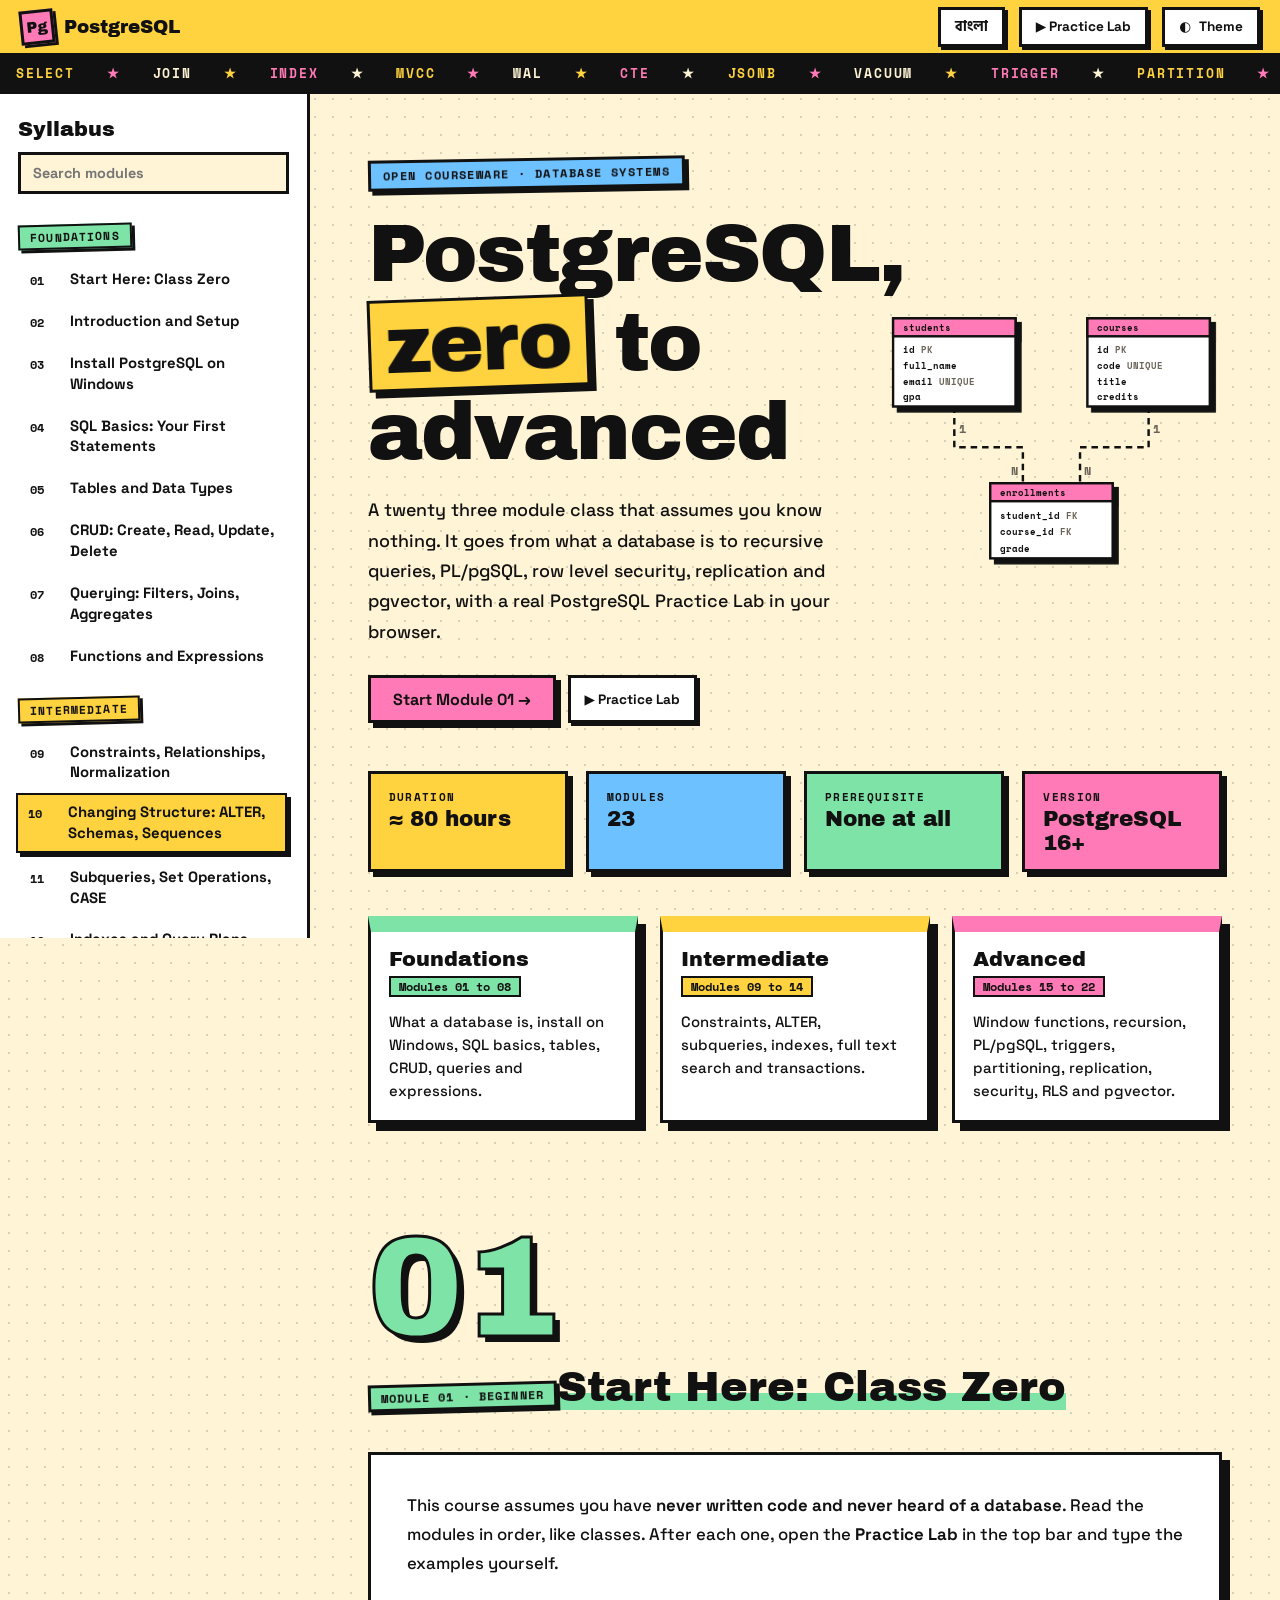
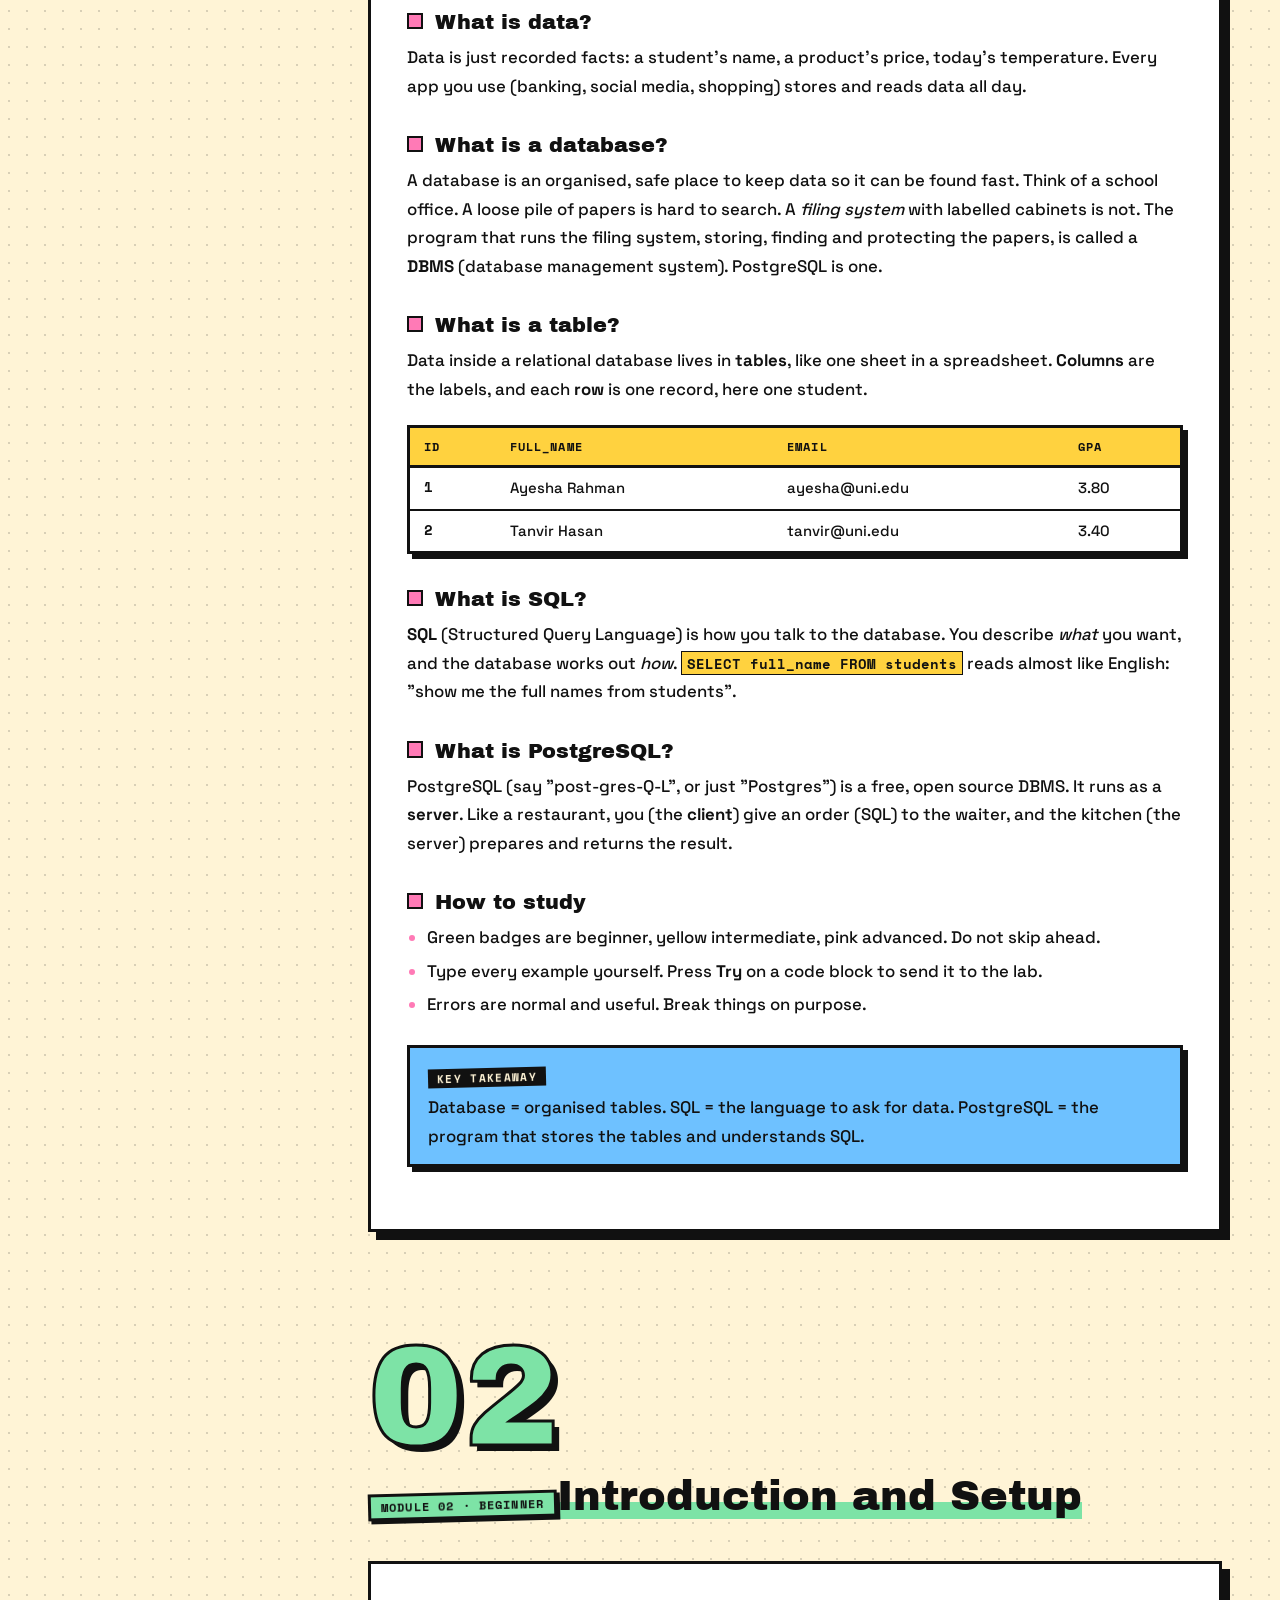
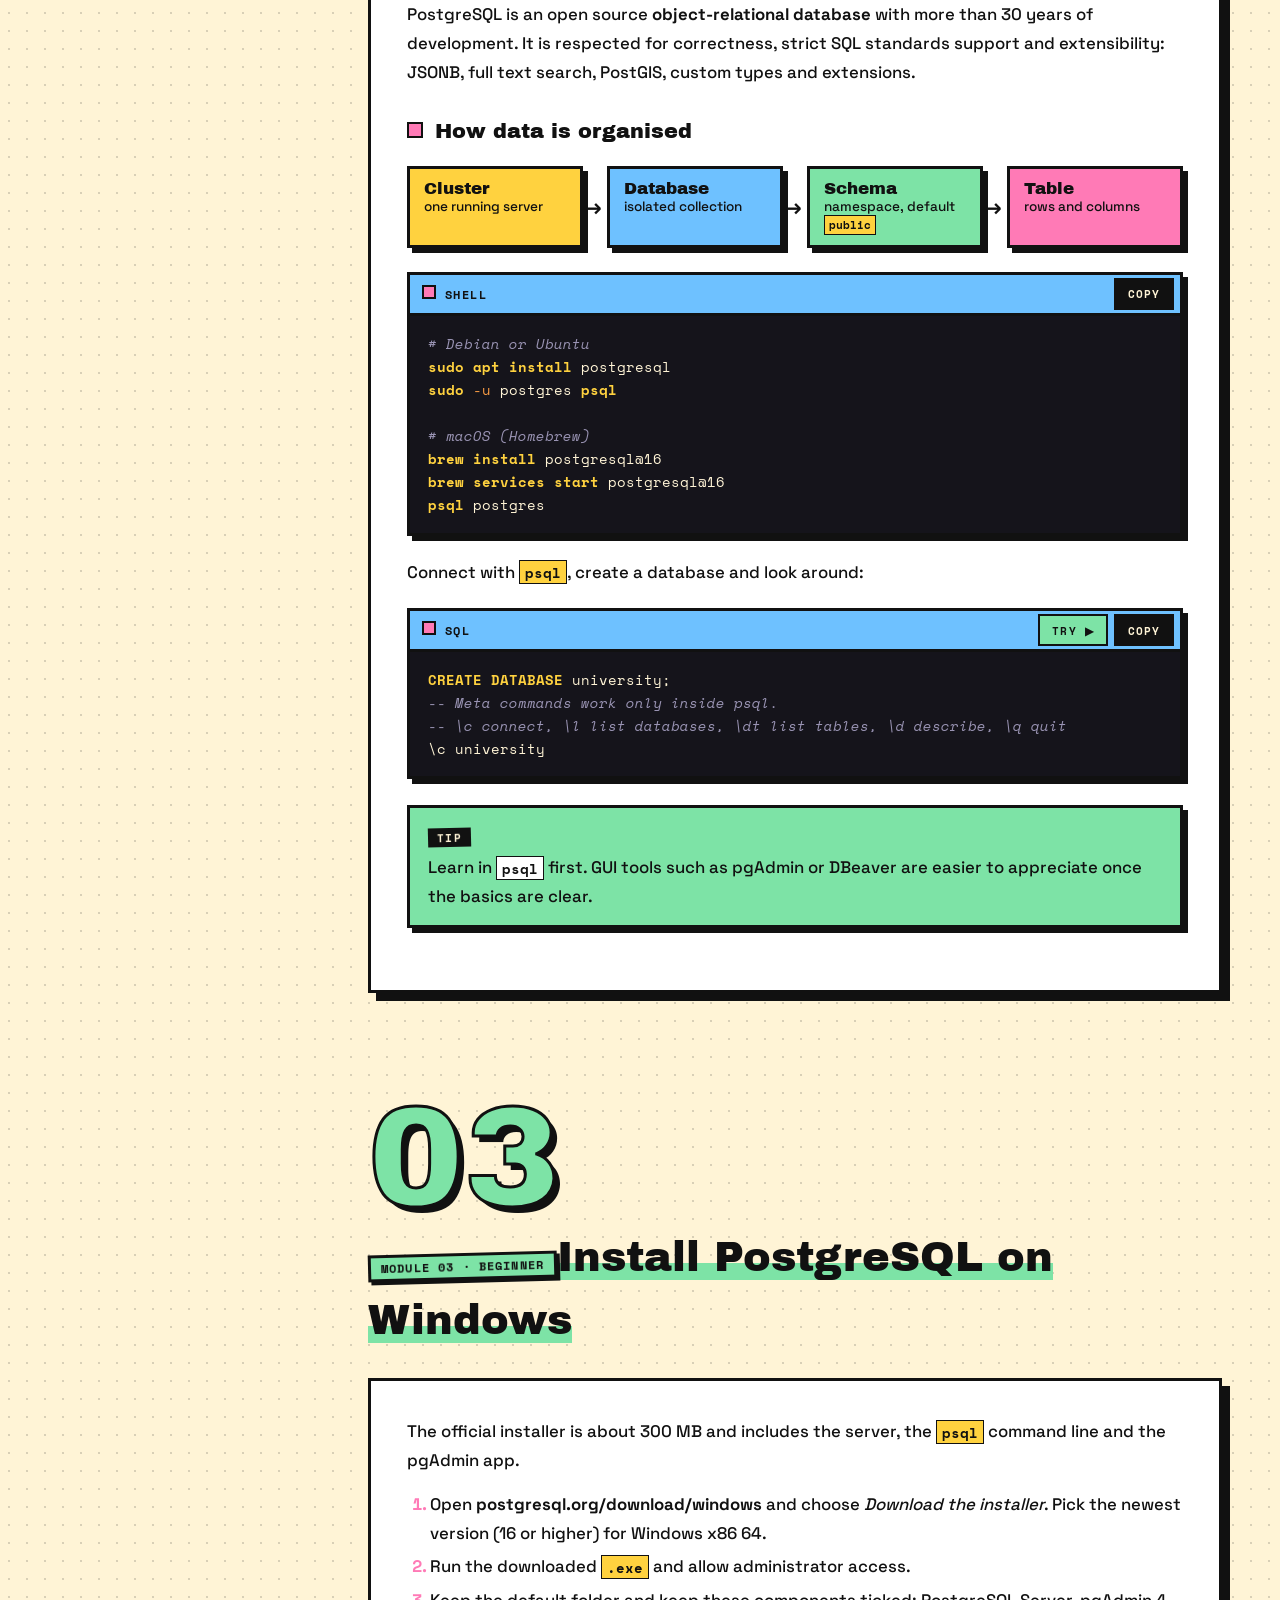
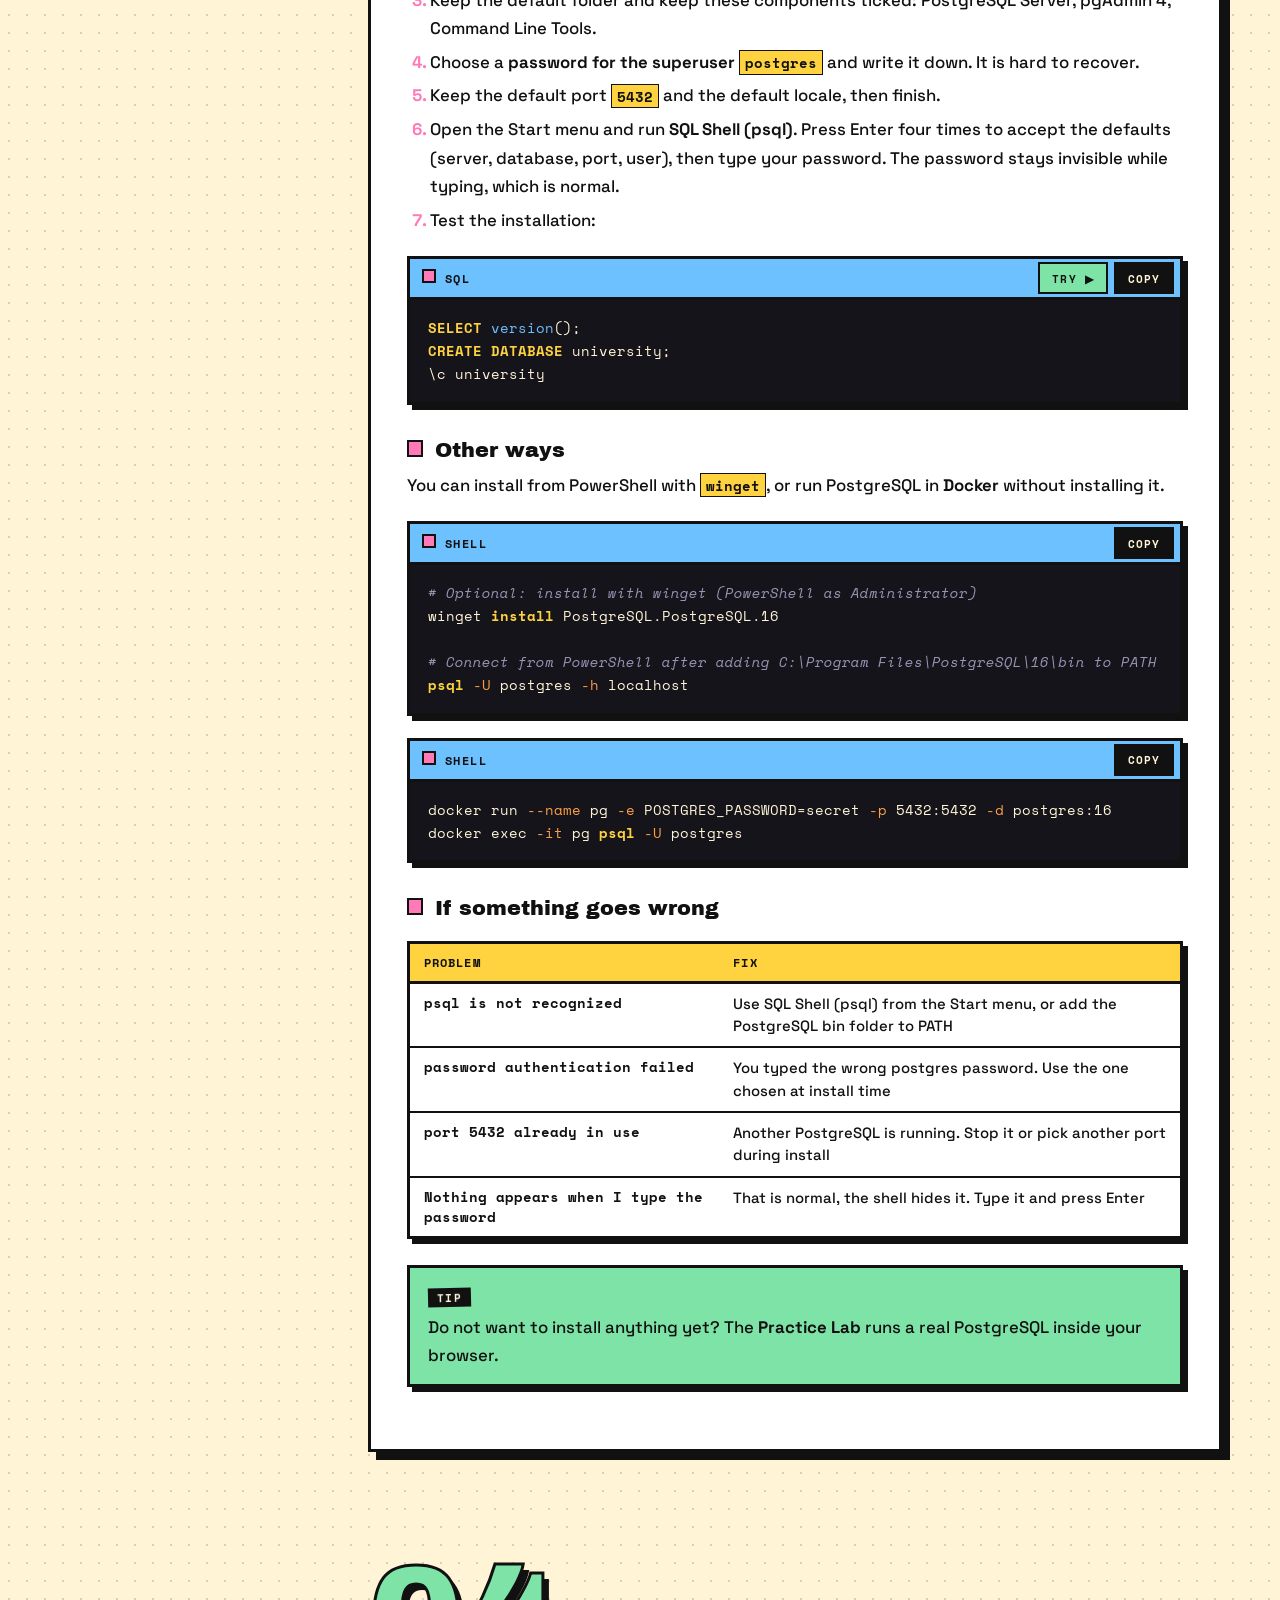
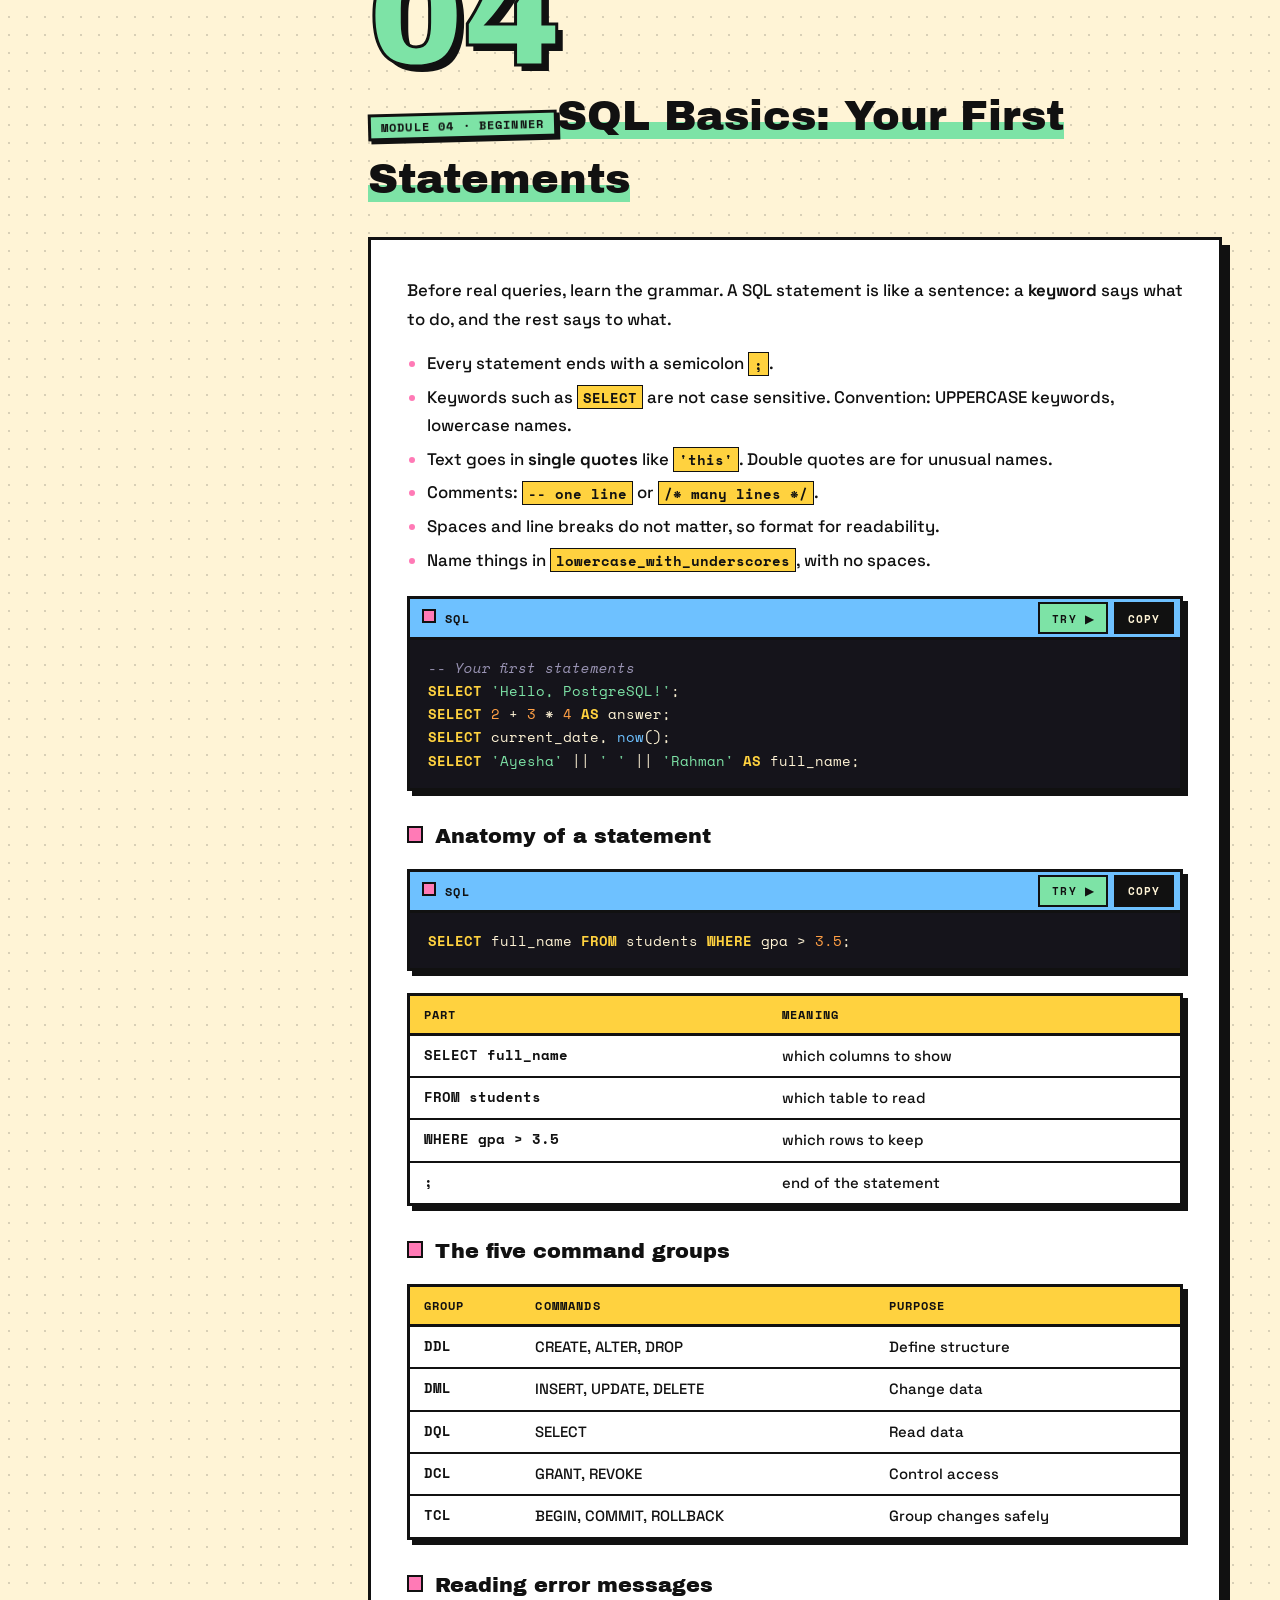
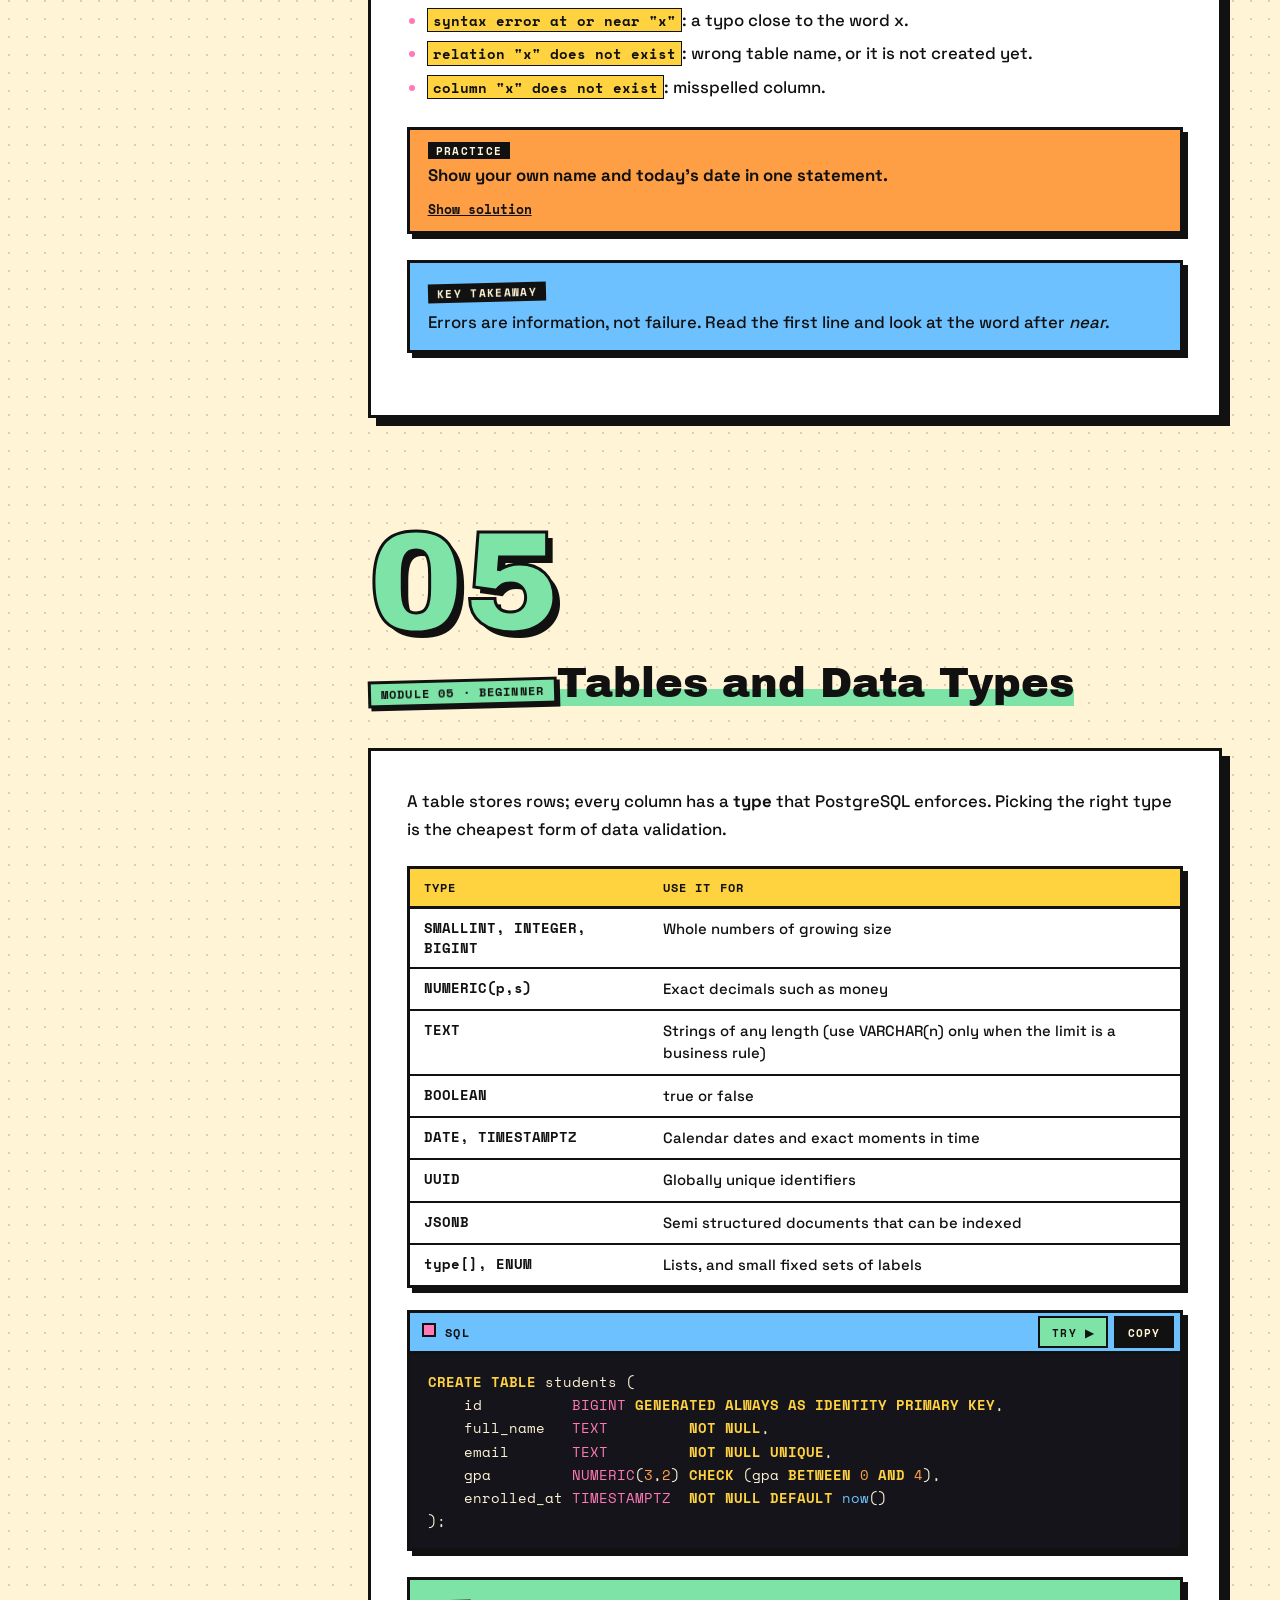
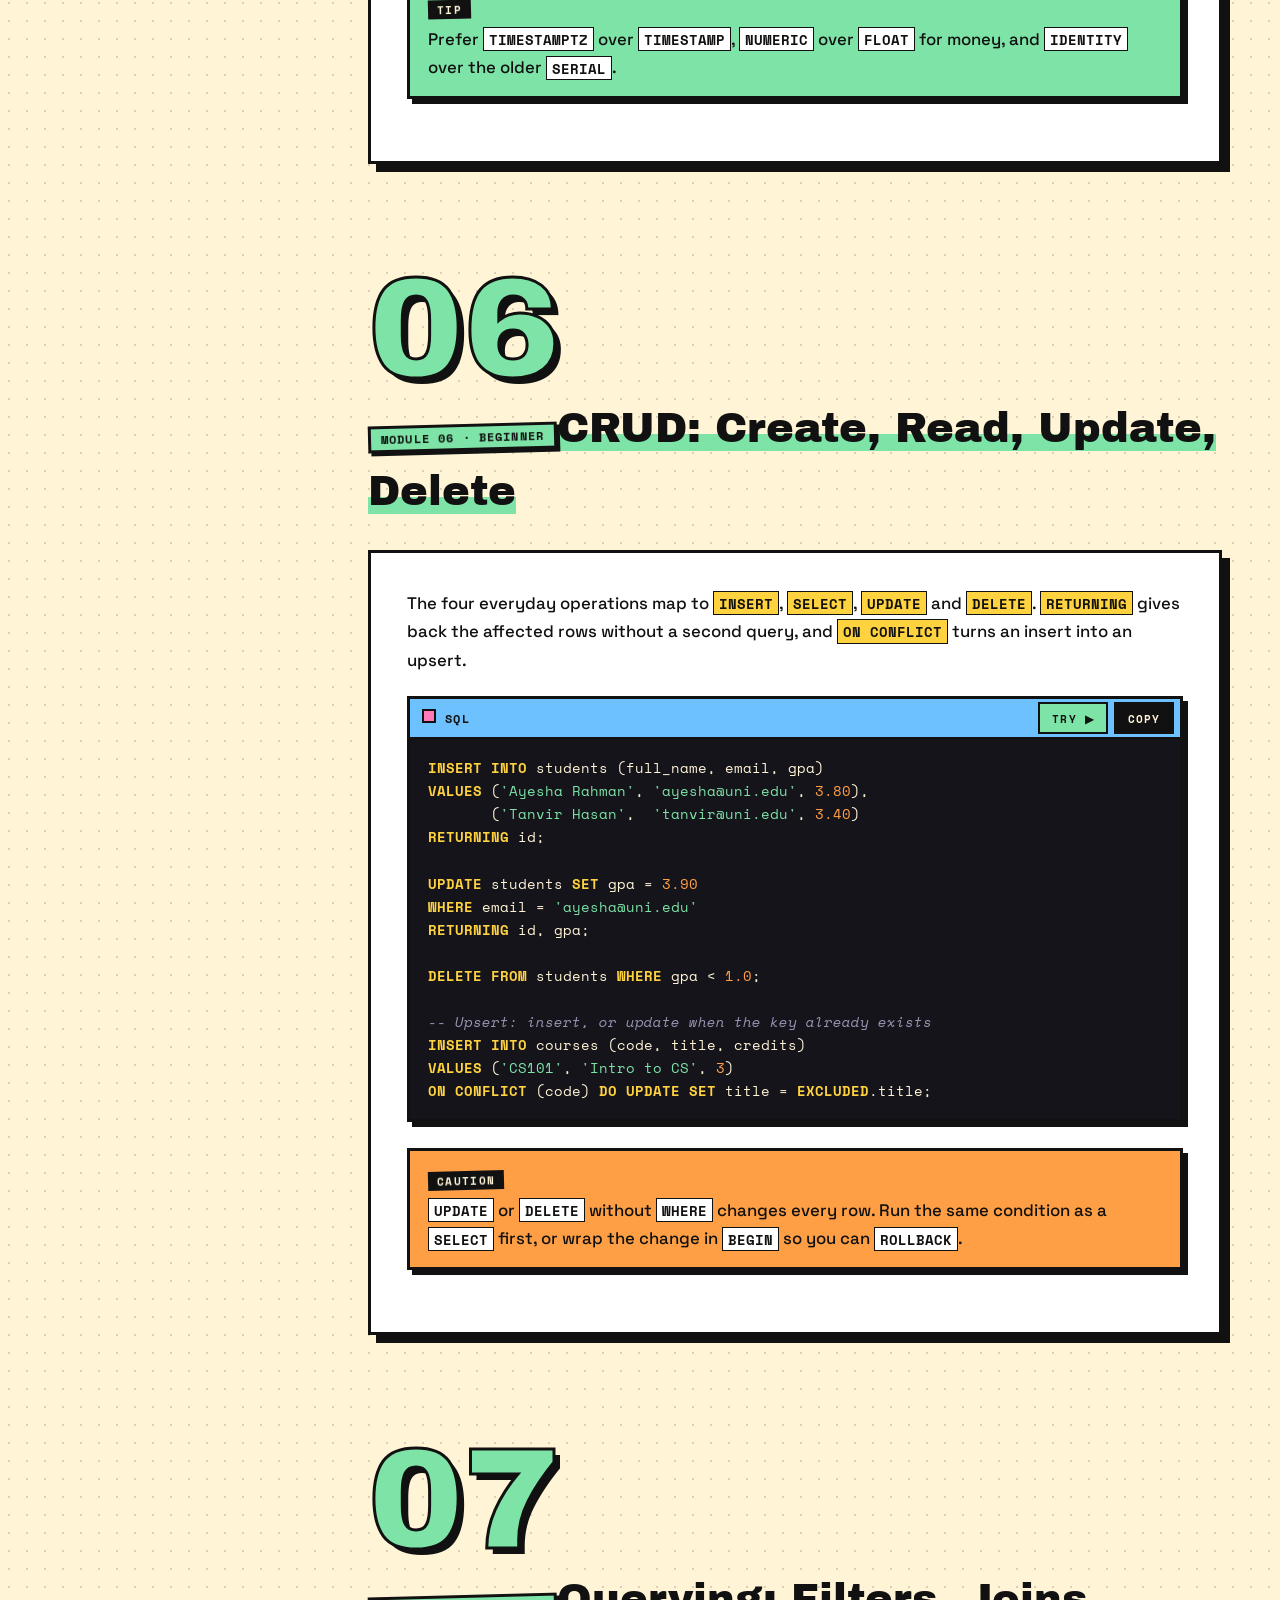
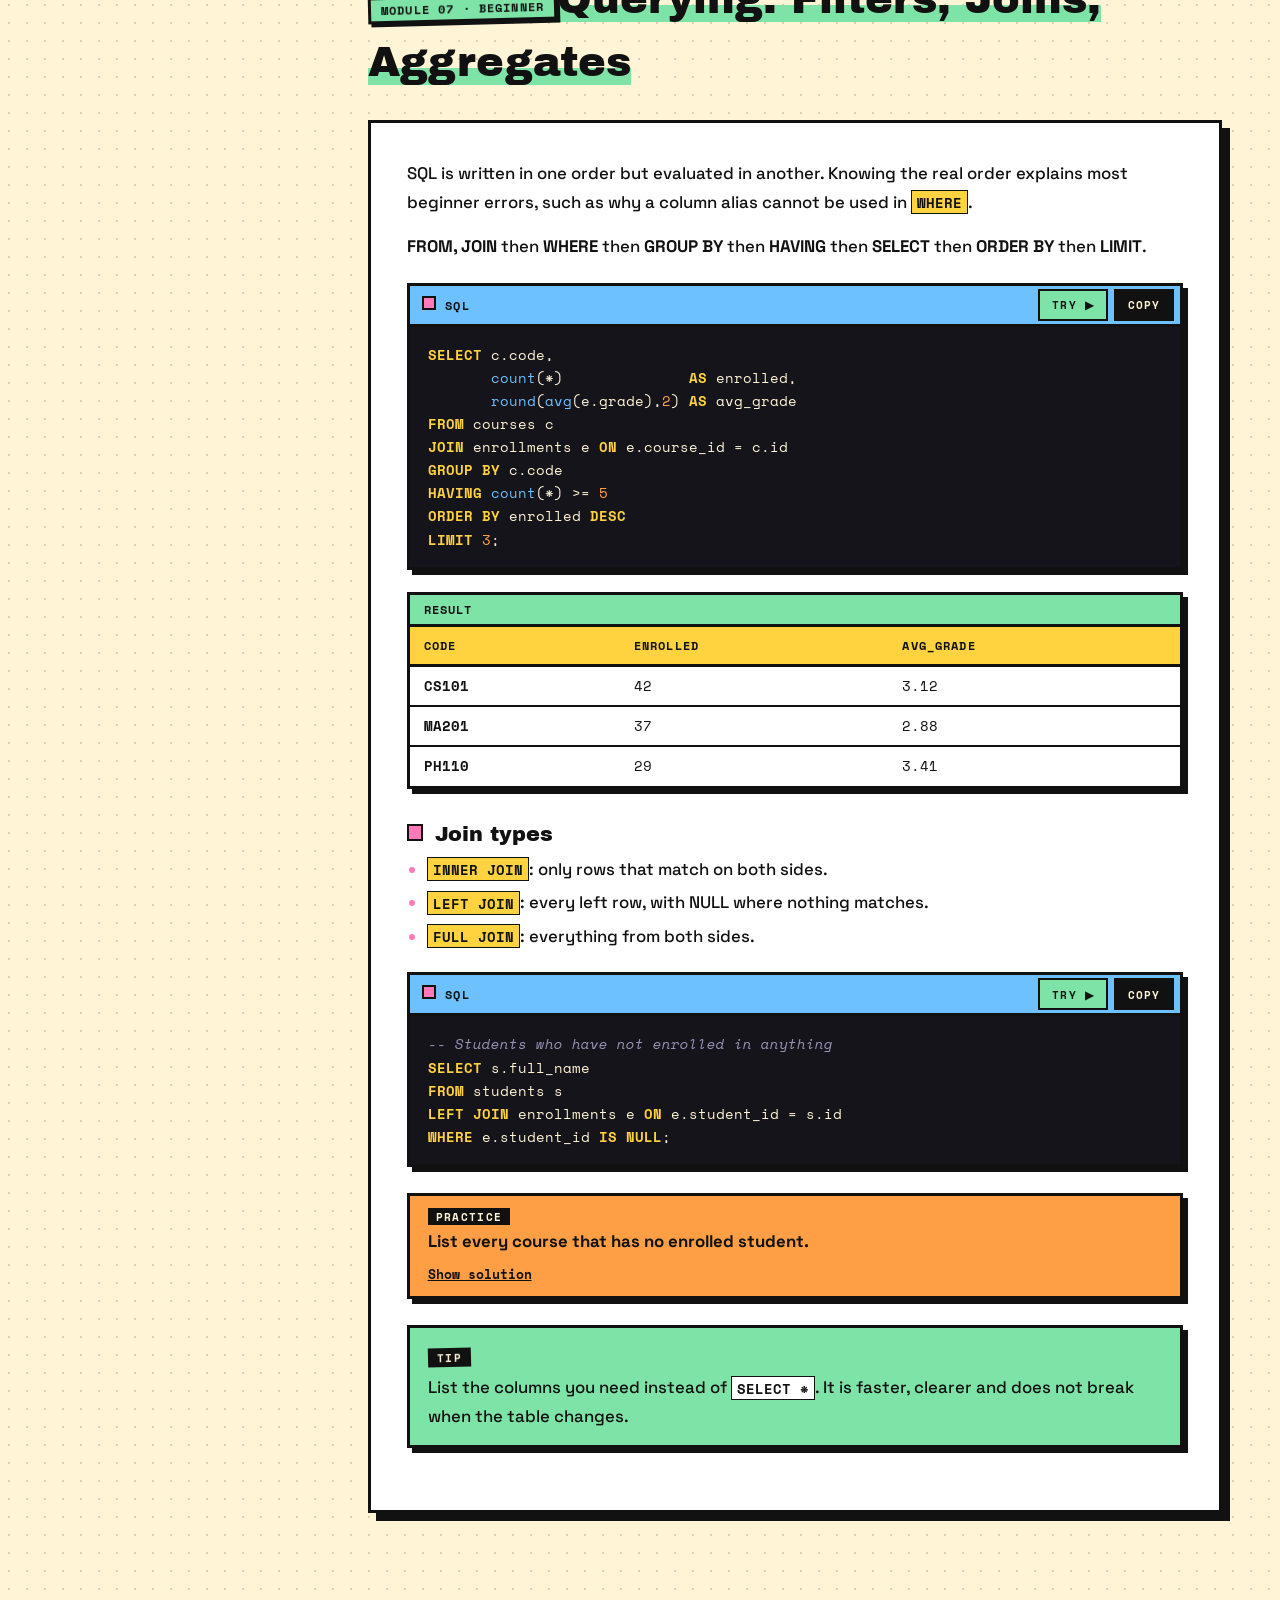
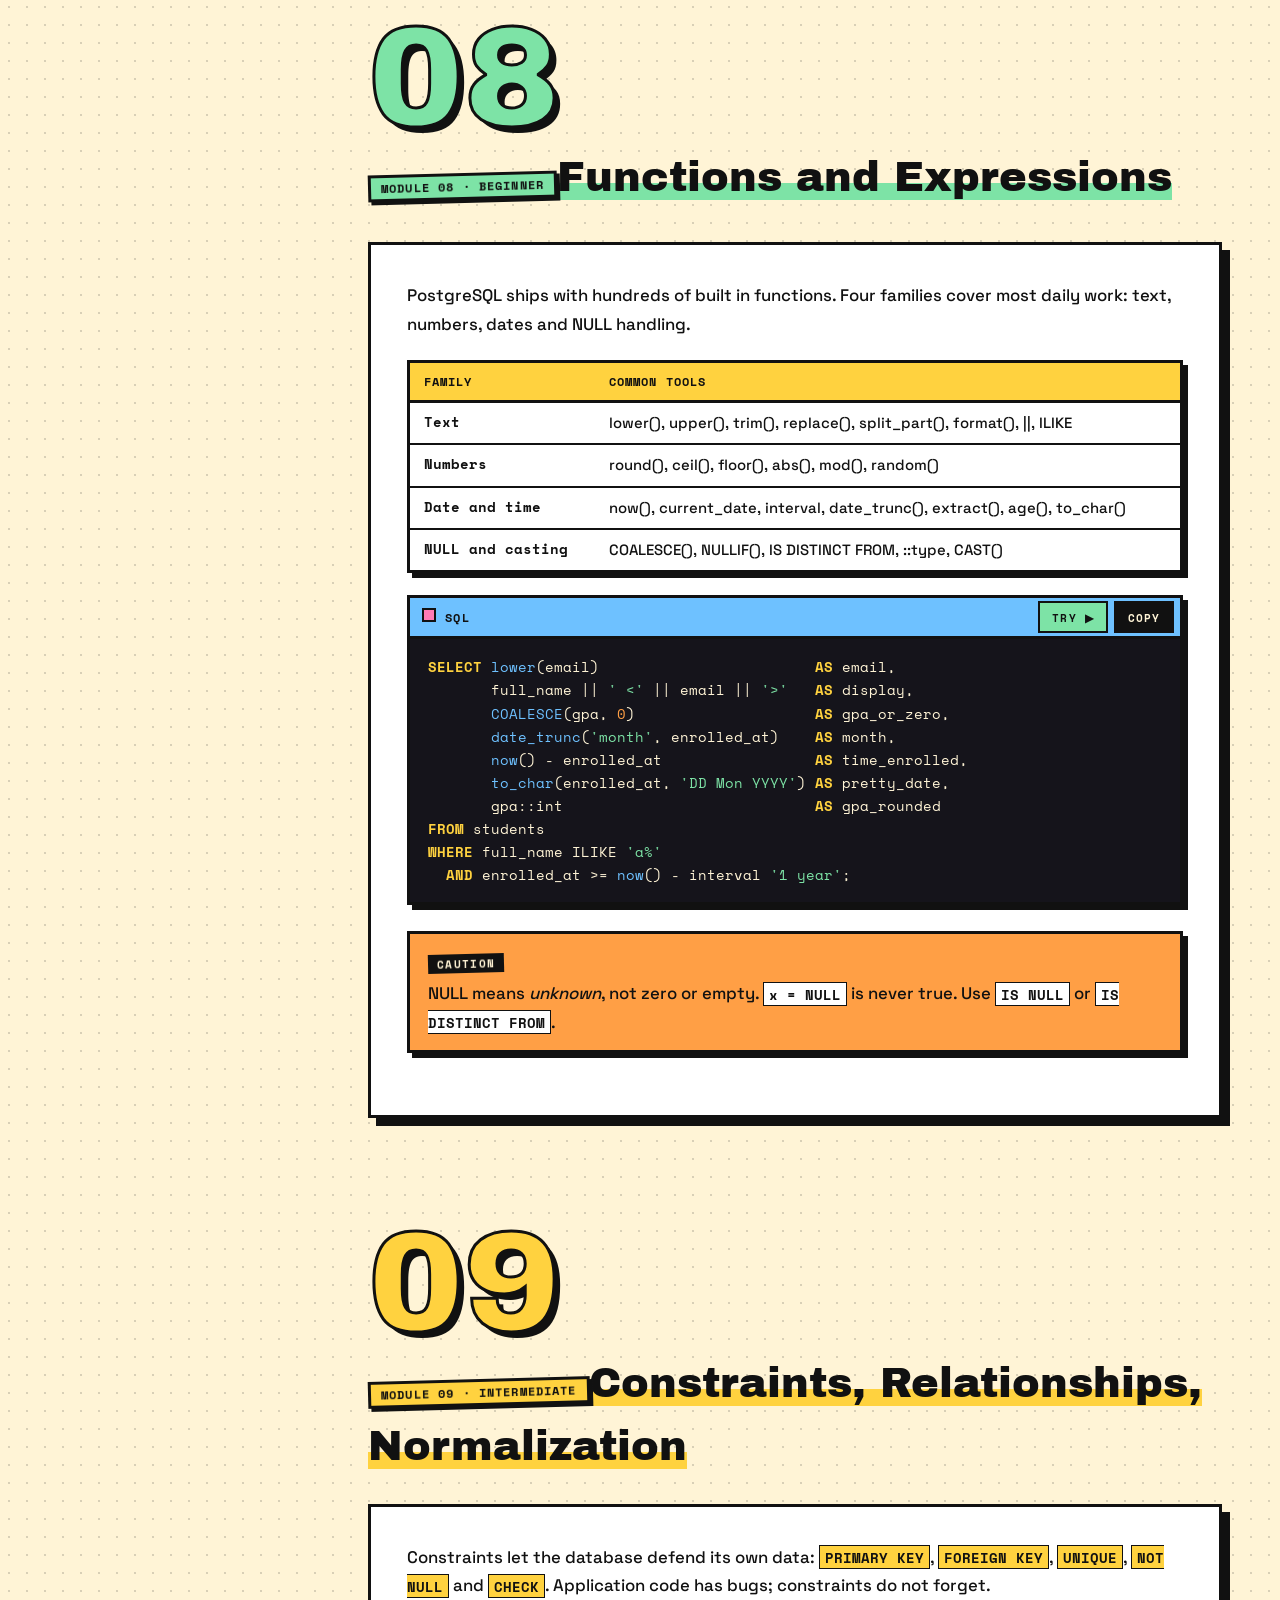
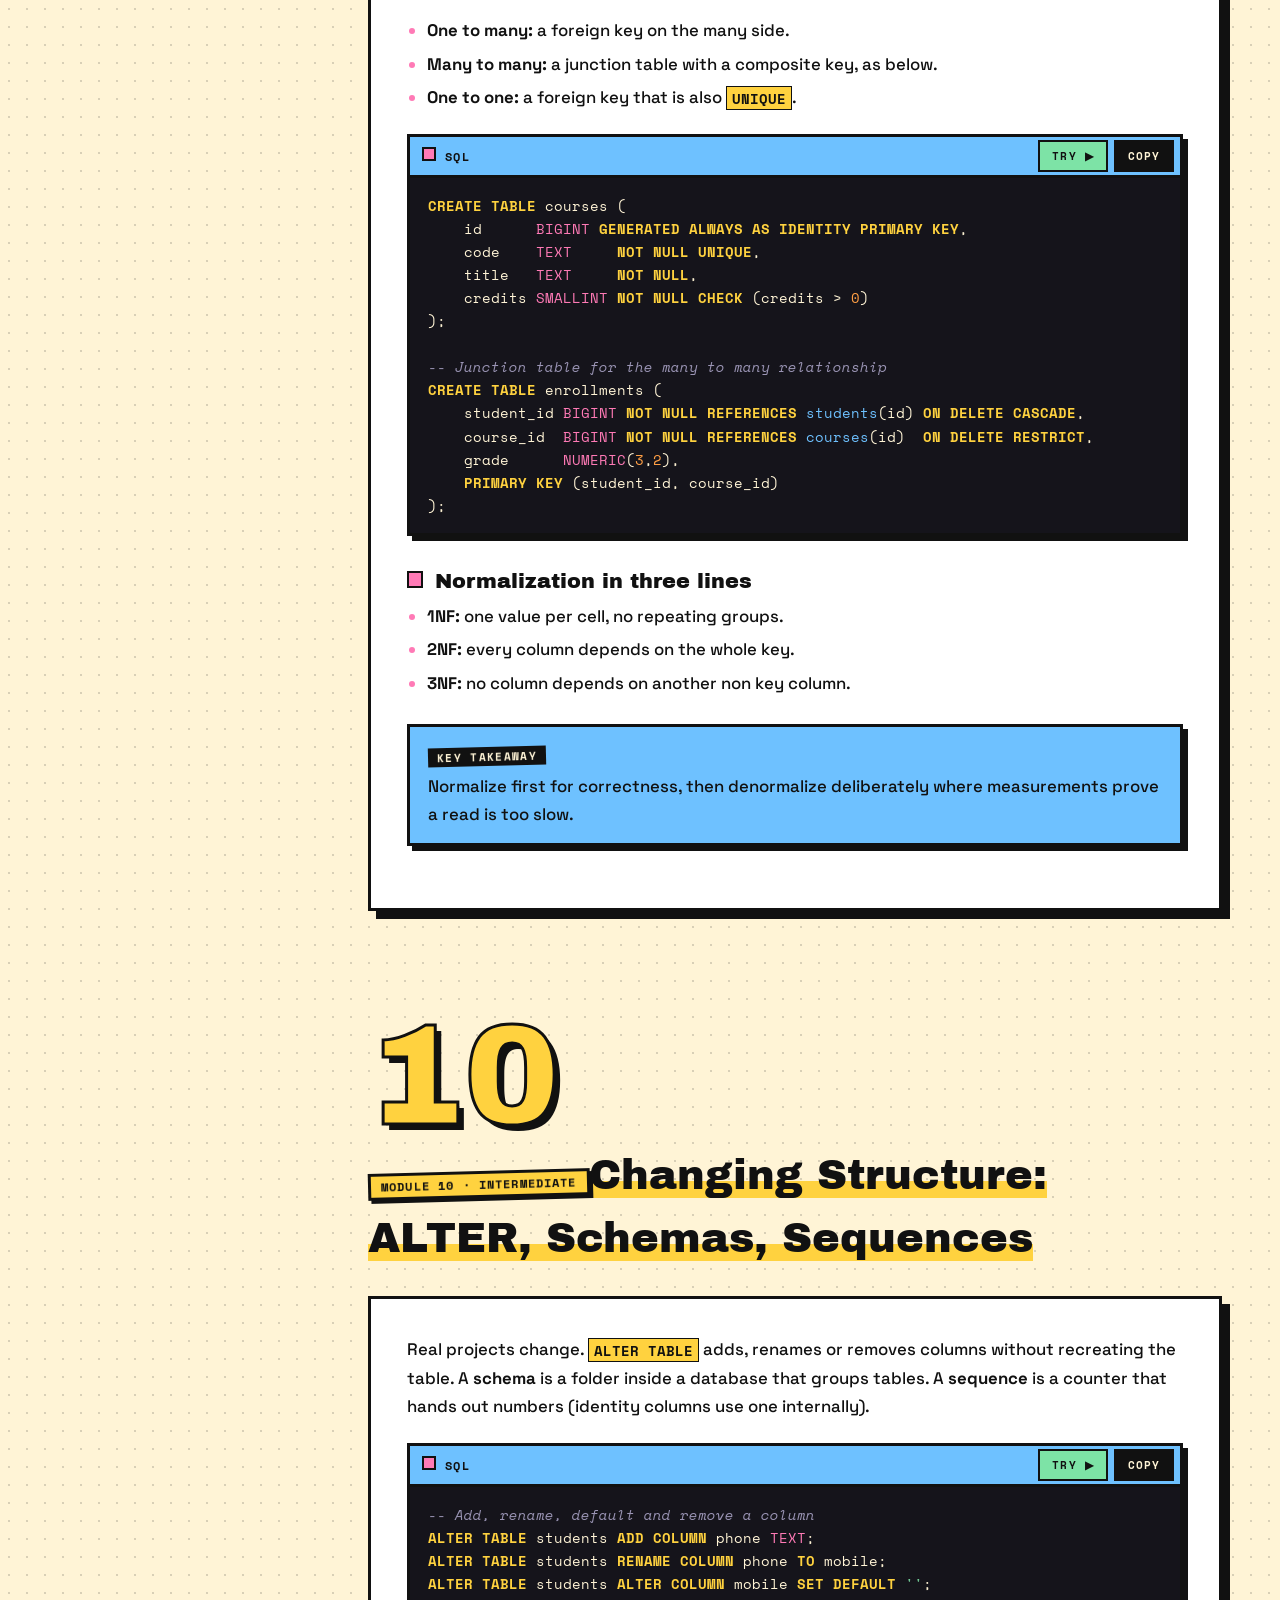
<file: index.html>
<!DOCTYPE html>
<html lang="en" data-copied="Copied">
<head>
<meta charset="utf-8">
<meta name="viewport" content="width=device-width, initial-scale=1">
<title>PostgreSQL, Zero to Advanced</title>
<meta name="description" content="A twenty three module class that assumes you know nothing. It goes from what a database is to recursive queries, PL/pgSQL, row level security, replication and pgvector, with a real PostgreSQL Practice Lab in your browser.">
<script src="assets/theme.js"></script>
<link rel="preconnect" href="https://fonts.googleapis.com"><link rel="preconnect" href="https://fonts.gstatic.com" crossorigin>
<link rel="stylesheet" href="https://fonts.googleapis.com/css2?family=Archivo+Black&family=Hind+Siliguri:wght@500;700&family=Space+Grotesk:wght@500;700&family=Space+Mono:wght@400;700&display=swap">
<link rel="icon" href="assets/favicon.svg" type="image/svg+xml">
<link rel="icon" href="assets/favicon.ico" sizes="any">
<link rel="apple-touch-icon" href="assets/apple-touch-icon.png">
<meta name="theme-color" content="#FFD23F">
<link rel="stylesheet" href="assets/style.css">
<noscript><style>.reveal{opacity:1;transform:none}</style></noscript>
</head>
<body>
<div class="progress" aria-hidden="true"></div>
<header class="topbar">
  <button class="btn" id="menu" type="button" aria-label="Menu">☰</button>
  <a class="brand" href="#top"><span class="mark">Pg</span><span>PostgreSQL</span></a>
  <span class="spacer"></span>
  <a class="btn" href="bn/" hreflang="bn">বাংলা</a>
  <button class="btn" id="lab-open" type="button">▶ Practice Lab</button>
  <button class="btn" id="theme" type="button" aria-label="Theme">◐<span class="lbl">Theme</span></button>
</header>
<div class="ticker" aria-hidden="true"><div><span>SELECT</span><span>★</span><span>JOIN</span><span>★</span><span>INDEX</span><span>★</span><span>MVCC</span><span>★</span><span>WAL</span><span>★</span><span>CTE</span><span>★</span><span>JSONB</span><span>★</span><span>VACUUM</span><span>★</span><span>TRIGGER</span><span>★</span><span>PARTITION</span><span>★</span><span>EXPLAIN</span><span>★</span><span>COMMIT</span><span>★</span><span>SELECT</span><span>★</span><span>JOIN</span><span>★</span><span>INDEX</span><span>★</span><span>MVCC</span><span>★</span><span>WAL</span><span>★</span><span>CTE</span><span>★</span><span>JSONB</span><span>★</span><span>VACUUM</span><span>★</span><span>TRIGGER</span><span>★</span><span>PARTITION</span><span>★</span><span>EXPLAIN</span><span>★</span><span>COMMIT</span><span>★</span></div></div>
<div class="scrim"></div>
<div class="shell">
<nav class="syllabus" aria-label="Syllabus">
  <h2>Syllabus</h2>
  <input class="search" id="q" type="search" placeholder="Search modules" aria-label="Search modules">
  <div class="group lv-b">Foundations</div><ol class="lv-b"><li><a href="#m01"><b>01</b><span>Start Here: Class Zero</span></a></li><li><a href="#m02"><b>02</b><span>Introduction and Setup</span></a></li><li><a href="#m03"><b>03</b><span>Install PostgreSQL on Windows</span></a></li><li><a href="#m04"><b>04</b><span>SQL Basics: Your First Statements</span></a></li><li><a href="#m05"><b>05</b><span>Tables and Data Types</span></a></li><li><a href="#m06"><b>06</b><span>CRUD: Create, Read, Update, Delete</span></a></li><li><a href="#m07"><b>07</b><span>Querying: Filters, Joins, Aggregates</span></a></li><li><a href="#m08"><b>08</b><span>Functions and Expressions</span></a></li></ol><div class="group lv-i">Intermediate</div><ol class="lv-i"><li><a href="#m09"><b>09</b><span>Constraints, Relationships, Normalization</span></a></li><li><a href="#m10"><b>10</b><span>Changing Structure: ALTER, Schemas, Sequences</span></a></li><li><a href="#m11"><b>11</b><span>Subqueries, Set Operations, CASE</span></a></li><li><a href="#m12"><b>12</b><span>Indexes and Query Plans</span></a></li><li><a href="#m13"><b>13</b><span>Pattern Matching and Full Text Search</span></a></li><li><a href="#m14"><b>14</b><span>Transactions, MVCC and Locking</span></a></li></ol><div class="group lv-a">Advanced</div><ol class="lv-a"><li><a href="#m15"><b>15</b><span>Advanced SQL: CTEs, Windows, JSONB, Views</span></a></li><li><a href="#m16"><b>16</b><span>Recursive Queries and Hierarchies</span></a></li><li><a href="#m17"><b>17</b><span>PL/pgSQL Programming</span></a></li><li><a href="#m18"><b>18</b><span>Functions, Triggers, Partitioning</span></a></li><li><a href="#m19"><b>19</b><span>Replication, Extensions, Tuning</span></a></li><li><a href="#m20"><b>20</b><span>Security, Backup and Production</span></a></li><li><a href="#m21"><b>21</b><span>Row Level Security</span></a></li><li><a href="#m22"><b>22</b><span>Modern PostgreSQL: Docker Compose and pgvector</span></a></li></ol><div class="group lv-r">Reference</div><ol class="lv-r"><li><a href="#m23"><b>23</b><span>Cheat Sheet, Glossary, Next Steps</span></a></li></ol>
</nav>
<main id="top">
  <section class="hero">
    <div>
      <div class="eyebrow">Open Courseware · Database Systems</div>
      <h1>PostgreSQL,<br><em>zero</em> to advanced</h1>
      <p class="lead">A twenty three module class that assumes you know nothing. It goes from what a database is to recursive queries, PL/pgSQL, row level security, replication and pgvector, with a real PostgreSQL Practice Lab in your browser.</p>
      <div class="cta"><a class="btn primary" href="#m01">Start Module 01 →</a><button class="btn" id="lab-open2" type="button">▶ Practice Lab</button></div>
    </div>
    <svg class="schema" viewBox="0 0 420 340" role="img" aria-label="students and courses linked by enrollments">
<path class="ln" d="M91 128 V178 H175 V222"/><path class="ln" d="M329 128 V178 H245 V222"/>
<text x="97" y="160" class="mu">1</text><text x="160" y="212" class="mu">N</text><text x="335" y="160" class="mu">1</text><text x="250" y="212" class="mu">N</text>
<g class="t"><rect class="tb" x="16" y="20" width="150" height="108" rx="8"/><rect class="th" x="16" y="20" width="150" height="22"/><text class="hd" x="28" y="36">students</text><text x="28" y="62">id <tspan class="mu">PK</tspan></text><text x="28" y="82">full_name</text><text x="28" y="102">email <tspan class="mu">UNIQUE</tspan></text><text x="28" y="120">gpa</text></g>
<g class="t"><rect class="tb" x="254" y="20" width="150" height="108" rx="8"/><rect class="th" x="254" y="20" width="150" height="22"/><text class="hd" x="266" y="36">courses</text><text x="266" y="62">id <tspan class="mu">PK</tspan></text><text x="266" y="82">code <tspan class="mu">UNIQUE</tspan></text><text x="266" y="102">title</text><text x="266" y="120">credits</text></g>
<g class="t"><rect class="tb" x="135" y="222" width="150" height="92" rx="8"/><rect class="th" x="135" y="222" width="150" height="22"/><text class="hd" x="147" y="238">enrollments</text><text x="147" y="266">student_id <tspan class="mu">FK</tspan></text><text x="147" y="286">course_id <tspan class="mu">FK</tspan></text><text x="147" y="306">grade</text></g>
</svg>
  </section>
  <dl class="meta"><div><dt>Duration</dt><dd>≈ 80 hours</dd></div><div><dt>Modules</dt><dd>23</dd></div><div><dt>Prerequisite</dt><dd>None at all</dd></div><div><dt>Version</dt><dd>PostgreSQL 16+</dd></div></dl>
  <ol class="track"><li class="lv-b"><b>Foundations</b><span>Modules 01 to 08</span><p>What a database is, install on Windows, SQL basics, tables, CRUD, queries and expressions.</p></li><li class="lv-i"><b>Intermediate</b><span>Modules 09 to 14</span><p>Constraints, ALTER, subqueries, indexes, full text search and transactions.</p></li><li class="lv-a"><b>Advanced</b><span>Modules 15 to 22</span><p>Window functions, recursion, PL/pgSQL, triggers, partitioning, replication, security, RLS and pgvector.</p></li></ol>
  <section class="module reveal lv-b" id="m01"><div class="mhead"><span class="num" aria-hidden="true">01</span><div><span class="badge">Module 01 · Beginner</span><h2>Start Here: Class Zero</h2></div></div><div class="body">
<p>This course assumes you have <strong>never written code and never heard of a database</strong>. Read the modules in order, like classes. After each one, open the <strong>Practice Lab</strong> in the top bar and type the examples yourself.</p>
<h3>What is data?</h3>
<p>Data is just recorded facts: a student's name, a product's price, today's temperature. Every app you use (banking, social media, shopping) stores and reads data all day.</p>
<h3>What is a database?</h3>
<p>A database is an organised, safe place to keep data so it can be found fast. Think of a school office. A loose pile of papers is hard to search. A <em>filing system</em> with labelled cabinets is not. The program that runs the filing system, storing, finding and protecting the papers, is called a <strong>DBMS</strong> (database management system). PostgreSQL is one.</p>
<h3>What is a table?</h3>
<p>Data inside a relational database lives in <strong>tables</strong>, like one sheet in a spreadsheet. <strong>Columns</strong> are the labels, and each <strong>row</strong> is one record, here one student.</p>
<div class="tbl"><table><thead><tr><th>id</th><th>full_name</th><th>email</th><th>gpa</th></tr></thead><tbody><tr><td>1</td><td>Ayesha Rahman</td><td>ayesha@uni.edu</td><td>3.80</td></tr><tr><td>2</td><td>Tanvir Hasan</td><td>tanvir@uni.edu</td><td>3.40</td></tr></tbody></table></div>
<h3>What is SQL?</h3>
<p><strong>SQL</strong> (Structured Query Language) is how you talk to the database. You describe <em>what</em> you want, and the database works out <em>how</em>. <code>SELECT full_name FROM students</code> reads almost like English: "show me the full names from students".</p>
<h3>What is PostgreSQL?</h3>
<p>PostgreSQL (say "post-gres-Q-L", or just "Postgres") is a free, open source DBMS. It runs as a <strong>server</strong>. Like a restaurant, you (the <strong>client</strong>) give an order (SQL) to the waiter, and the kitchen (the server) prepares and returns the result.</p>
<h3>How to study</h3>
<ul><li>Green badges are beginner, yellow intermediate, pink advanced. Do not skip ahead.</li><li>Type every example yourself. Press <strong>Try</strong> on a code block to send it to the lab.</li><li>Errors are normal and useful. Break things on purpose.</li></ul>
<aside class="callout take"><b>Key takeaway</b><p>Database = organised tables. SQL = the language to ask for data. PostgreSQL = the program that stores the tables and understands SQL.</p></aside>
</div></section><section class="module reveal lv-b" id="m02"><div class="mhead"><span class="num" aria-hidden="true">02</span><div><span class="badge">Module 02 · Beginner</span><h2>Introduction and Setup</h2></div></div><div class="body">
<p>PostgreSQL is an open source <strong>object-relational database</strong> with more than 30 years of development. It is respected for correctness, strict SQL standards support and extensibility: JSONB, full text search, PostGIS, custom types and extensions.</p>
<h3>How data is organised</h3>
<ol class="hier"><li><b>Cluster</b><span>one running server</span></li><li><b>Database</b><span>isolated collection</span></li><li><b>Schema</b><span>namespace, default <code>public</code></span></li><li><b>Table</b><span>rows and columns</span></li></ol>
<figure class="code"><figcaption><span>Shell</span><span class="fa"><button class="copy" type="button">Copy</button></span></figcaption><pre><code data-lang="sh"># Debian or Ubuntu
sudo apt install postgresql
sudo -u postgres psql

# macOS (Homebrew)
brew install postgresql@16
brew services start postgresql@16
psql postgres</code></pre></figure>
<p>Connect with <code>psql</code>, create a database and look around:</p>
<figure class="code"><figcaption><span>SQL</span><span class="fa"><button class="tryb" type="button">Try ▶</button><button class="copy" type="button">Copy</button></span></figcaption><pre><code data-lang="sql">CREATE DATABASE university;
-- Meta commands work only inside psql.
-- \c connect, \l list databases, \dt list tables, \d describe, \q quit
\c university</code></pre></figure>
<aside class="callout tip"><b>Tip</b><p>Learn in <code>psql</code> first. GUI tools such as pgAdmin or DBeaver are easier to appreciate once the basics are clear.</p></aside>
</div></section><section class="module reveal lv-b" id="m03"><div class="mhead"><span class="num" aria-hidden="true">03</span><div><span class="badge">Module 03 · Beginner</span><h2>Install PostgreSQL on Windows</h2></div></div><div class="body">
<p>The official installer is about 300 MB and includes the server, the <code>psql</code> command line and the pgAdmin app.</p>
<ol class="plain">
<li>Open <strong>postgresql.org/download/windows</strong> and choose <em>Download the installer</em>. Pick the newest version (16 or higher) for Windows x86 64.</li>
<li>Run the downloaded <code>.exe</code> and allow administrator access.</li>
<li>Keep the default folder and keep these components ticked: PostgreSQL Server, pgAdmin 4, Command Line Tools.</li>
<li>Choose a <strong>password for the superuser <code>postgres</code></strong> and write it down. It is hard to recover.</li>
<li>Keep the default port <code>5432</code> and the default locale, then finish.</li>
<li>Open the Start menu and run <strong>SQL Shell (psql)</strong>. Press Enter four times to accept the defaults (server, database, port, user), then type your password. The password stays invisible while typing, which is normal.</li>
<li>Test the installation:</li>
</ol>
<figure class="code"><figcaption><span>SQL</span><span class="fa"><button class="tryb" type="button">Try ▶</button><button class="copy" type="button">Copy</button></span></figcaption><pre><code data-lang="sql">SELECT version();
CREATE DATABASE university;
\c university</code></pre></figure>
<h3>Other ways</h3>
<p>You can install from PowerShell with <code>winget</code>, or run PostgreSQL in <strong>Docker</strong> without installing it.</p>
<figure class="code"><figcaption><span>Shell</span><span class="fa"><button class="copy" type="button">Copy</button></span></figcaption><pre><code data-lang="sh"># Optional: install with winget (PowerShell as Administrator)
winget install PostgreSQL.PostgreSQL.16

# Connect from PowerShell after adding C:\Program Files\PostgreSQL\16\bin to PATH
psql -U postgres -h localhost</code></pre></figure>
<figure class="code"><figcaption><span>Shell</span><span class="fa"><button class="copy" type="button">Copy</button></span></figcaption><pre><code data-lang="sh">docker run --name pg -e POSTGRES_PASSWORD=secret -p 5432:5432 -d postgres:16
docker exec -it pg psql -U postgres</code></pre></figure>
<h3>If something goes wrong</h3>
<div class="tbl"><table><thead><tr><th>Problem</th><th>Fix</th></tr></thead><tbody><tr><td>psql is not recognized</td><td>Use SQL Shell (psql) from the Start menu, or add the PostgreSQL bin folder to PATH</td></tr><tr><td>password authentication failed</td><td>You typed the wrong postgres password. Use the one chosen at install time</td></tr><tr><td>port 5432 already in use</td><td>Another PostgreSQL is running. Stop it or pick another port during install</td></tr><tr><td>Nothing appears when I type the password</td><td>That is normal, the shell hides it. Type it and press Enter</td></tr></tbody></table></div>
<aside class="callout tip"><b>Tip</b><p>Do not want to install anything yet? The <strong>Practice Lab</strong> runs a real PostgreSQL inside your browser.</p></aside>
</div></section><section class="module reveal lv-b" id="m04"><div class="mhead"><span class="num" aria-hidden="true">04</span><div><span class="badge">Module 04 · Beginner</span><h2>SQL Basics: Your First Statements</h2></div></div><div class="body">
<p>Before real queries, learn the grammar. A SQL statement is like a sentence: a <strong>keyword</strong> says what to do, and the rest says to what.</p>
<ul><li>Every statement ends with a semicolon <code>;</code>.</li><li>Keywords such as <code>SELECT</code> are not case sensitive. Convention: UPPERCASE keywords, lowercase names.</li><li>Text goes in <strong>single quotes</strong> like <code>'this'</code>. Double quotes are for unusual names.</li><li>Comments: <code>-- one line</code> or <code>/* many lines */</code>.</li><li>Spaces and line breaks do not matter, so format for readability.</li><li>Name things in <code>lowercase_with_underscores</code>, with no spaces.</li></ul>
<figure class="code"><figcaption><span>SQL</span><span class="fa"><button class="tryb" type="button">Try ▶</button><button class="copy" type="button">Copy</button></span></figcaption><pre><code data-lang="sql">-- Your first statements
SELECT 'Hello, PostgreSQL!';
SELECT 2 + 3 * 4 AS answer;
SELECT current_date, now();
SELECT 'Ayesha' || ' ' || 'Rahman' AS full_name;</code></pre></figure>
<h3>Anatomy of a statement</h3>
<figure class="code"><figcaption><span>SQL</span><span class="fa"><button class="tryb" type="button">Try ▶</button><button class="copy" type="button">Copy</button></span></figcaption><pre><code data-lang="sql">SELECT full_name FROM students WHERE gpa &gt; 3.5;</code></pre></figure>
<div class="tbl"><table><thead><tr><th>Part</th><th>Meaning</th></tr></thead><tbody><tr><td>SELECT full_name</td><td>which columns to show</td></tr><tr><td>FROM students</td><td>which table to read</td></tr><tr><td>WHERE gpa > 3.5</td><td>which rows to keep</td></tr><tr><td>;</td><td>end of the statement</td></tr></tbody></table></div>
<h3>The five command groups</h3>
<div class="tbl"><table><thead><tr><th>Group</th><th>Commands</th><th>Purpose</th></tr></thead><tbody><tr><td>DDL</td><td>CREATE, ALTER, DROP</td><td>Define structure</td></tr><tr><td>DML</td><td>INSERT, UPDATE, DELETE</td><td>Change data</td></tr><tr><td>DQL</td><td>SELECT</td><td>Read data</td></tr><tr><td>DCL</td><td>GRANT, REVOKE</td><td>Control access</td></tr><tr><td>TCL</td><td>BEGIN, COMMIT, ROLLBACK</td><td>Group changes safely</td></tr></tbody></table></div>
<h3>Reading error messages</h3>
<ul><li><code>syntax error at or near "x"</code>: a typo close to the word x.</li><li><code>relation "x" does not exist</code>: wrong table name, or it is not created yet.</li><li><code>column "x" does not exist</code>: misspelled column.</li></ul>
<details class="ex"><summary data-show="Show solution" data-hide="Hide solution"><small>Practice</small><span>Show your own name and today's date in one statement.</span></summary><figure class="code"><figcaption><span>SQL</span><span class="fa"><button class="tryb" type="button">Try ▶</button><button class="copy" type="button">Copy</button></span></figcaption><pre><code data-lang="sql">SELECT 'Your Name' AS name, current_date AS today;</code></pre></figure></details>
<aside class="callout take"><b>Key takeaway</b><p>Errors are information, not failure. Read the first line and look at the word after <em>near</em>.</p></aside>
</div></section><section class="module reveal lv-b" id="m05"><div class="mhead"><span class="num" aria-hidden="true">05</span><div><span class="badge">Module 05 · Beginner</span><h2>Tables and Data Types</h2></div></div><div class="body">
<p>A table stores rows; every column has a <strong>type</strong> that PostgreSQL enforces. Picking the right type is the cheapest form of data validation.</p>
<div class="tbl"><table><thead><tr><th>Type</th><th>Use it for</th></tr></thead><tbody><tr><td>SMALLINT, INTEGER, BIGINT</td><td>Whole numbers of growing size</td></tr><tr><td>NUMERIC(p,s)</td><td>Exact decimals such as money</td></tr><tr><td>TEXT</td><td>Strings of any length (use VARCHAR(n) only when the limit is a business rule)</td></tr><tr><td>BOOLEAN</td><td>true or false</td></tr><tr><td>DATE, TIMESTAMPTZ</td><td>Calendar dates and exact moments in time</td></tr><tr><td>UUID</td><td>Globally unique identifiers</td></tr><tr><td>JSONB</td><td>Semi structured documents that can be indexed</td></tr><tr><td>type[], ENUM</td><td>Lists, and small fixed sets of labels</td></tr></tbody></table></div>
<figure class="code"><figcaption><span>SQL</span><span class="fa"><button class="tryb" type="button">Try ▶</button><button class="copy" type="button">Copy</button></span></figcaption><pre><code data-lang="sql">CREATE TABLE students (
    id          BIGINT GENERATED ALWAYS AS IDENTITY PRIMARY KEY,
    full_name   TEXT         NOT NULL,
    email       TEXT         NOT NULL UNIQUE,
    gpa         NUMERIC(3,2) CHECK (gpa BETWEEN 0 AND 4),
    enrolled_at TIMESTAMPTZ  NOT NULL DEFAULT now()
);</code></pre></figure>
<aside class="callout tip"><b>Tip</b><p>Prefer <code>TIMESTAMPTZ</code> over <code>TIMESTAMP</code>, <code>NUMERIC</code> over <code>FLOAT</code> for money, and <code>IDENTITY</code> over the older <code>SERIAL</code>.</p></aside>
</div></section><section class="module reveal lv-b" id="m06"><div class="mhead"><span class="num" aria-hidden="true">06</span><div><span class="badge">Module 06 · Beginner</span><h2>CRUD: Create, Read, Update, Delete</h2></div></div><div class="body">
<p>The four everyday operations map to <code>INSERT</code>, <code>SELECT</code>, <code>UPDATE</code> and <code>DELETE</code>. <code>RETURNING</code> gives back the affected rows without a second query, and <code>ON CONFLICT</code> turns an insert into an upsert.</p>
<figure class="code"><figcaption><span>SQL</span><span class="fa"><button class="tryb" type="button">Try ▶</button><button class="copy" type="button">Copy</button></span></figcaption><pre><code data-lang="sql">INSERT INTO students (full_name, email, gpa)
VALUES ('Ayesha Rahman', 'ayesha@uni.edu', 3.80),
       ('Tanvir Hasan',  'tanvir@uni.edu', 3.40)
RETURNING id;

UPDATE students SET gpa = 3.90
WHERE email = 'ayesha@uni.edu'
RETURNING id, gpa;

DELETE FROM students WHERE gpa &lt; 1.0;

-- Upsert: insert, or update when the key already exists
INSERT INTO courses (code, title, credits)
VALUES ('CS101', 'Intro to CS', 3)
ON CONFLICT (code) DO UPDATE SET title = EXCLUDED.title;</code></pre></figure>
<aside class="callout warn"><b>Caution</b><p><code>UPDATE</code> or <code>DELETE</code> without <code>WHERE</code> changes every row. Run the same condition as a <code>SELECT</code> first, or wrap the change in <code>BEGIN</code> so you can <code>ROLLBACK</code>.</p></aside>
</div></section><section class="module reveal lv-b" id="m07"><div class="mhead"><span class="num" aria-hidden="true">07</span><div><span class="badge">Module 07 · Beginner</span><h2>Querying: Filters, Joins, Aggregates</h2></div></div><div class="body">
<p>SQL is written in one order but evaluated in another. Knowing the real order explains most beginner errors, such as why a column alias cannot be used in <code>WHERE</code>.</p>
<p><strong>FROM, JOIN</strong> then <strong>WHERE</strong> then <strong>GROUP BY</strong> then <strong>HAVING</strong> then <strong>SELECT</strong> then <strong>ORDER BY</strong> then <strong>LIMIT</strong>.</p>
<figure class="code"><figcaption><span>SQL</span><span class="fa"><button class="tryb" type="button">Try ▶</button><button class="copy" type="button">Copy</button></span></figcaption><pre><code data-lang="sql">SELECT c.code,
       count(*)              AS enrolled,
       round(avg(e.grade),2) AS avg_grade
FROM courses c
JOIN enrollments e ON e.course_id = c.id
GROUP BY c.code
HAVING count(*) &gt;= 5
ORDER BY enrolled DESC
LIMIT 3;</code></pre></figure>
<div class="tbl res"><table><caption>Result</caption><thead><tr><th>code</th><th>enrolled</th><th>avg_grade</th></tr></thead><tbody><tr><td>CS101</td><td>42</td><td>3.12</td></tr><tr><td>MA201</td><td>37</td><td>2.88</td></tr><tr><td>PH110</td><td>29</td><td>3.41</td></tr></tbody></table></div>
<h3>Join types</h3>
<ul><li><code>INNER JOIN</code>: only rows that match on both sides.</li><li><code>LEFT JOIN</code>: every left row, with NULL where nothing matches.</li><li><code>FULL JOIN</code>: everything from both sides.</li></ul>
<figure class="code"><figcaption><span>SQL</span><span class="fa"><button class="tryb" type="button">Try ▶</button><button class="copy" type="button">Copy</button></span></figcaption><pre><code data-lang="sql">-- Students who have not enrolled in anything
SELECT s.full_name
FROM students s
LEFT JOIN enrollments e ON e.student_id = s.id
WHERE e.student_id IS NULL;</code></pre></figure>
<details class="ex"><summary data-show="Show solution" data-hide="Hide solution"><small>Practice</small><span>List every course that has no enrolled student.</span></summary><figure class="code"><figcaption><span>SQL</span><span class="fa"><button class="tryb" type="button">Try ▶</button><button class="copy" type="button">Copy</button></span></figcaption><pre><code data-lang="sql">SELECT c.code
FROM courses c
LEFT JOIN enrollments e ON e.course_id = c.id
WHERE e.course_id IS NULL;</code></pre></figure></details>
<aside class="callout tip"><b>Tip</b><p>List the columns you need instead of <code>SELECT *</code>. It is faster, clearer and does not break when the table changes.</p></aside>
</div></section><section class="module reveal lv-b" id="m08"><div class="mhead"><span class="num" aria-hidden="true">08</span><div><span class="badge">Module 08 · Beginner</span><h2>Functions and Expressions</h2></div></div><div class="body">
<p>PostgreSQL ships with hundreds of built in functions. Four families cover most daily work: text, numbers, dates and NULL handling.</p>
<div class="tbl"><table><thead><tr><th>Family</th><th>Common tools</th></tr></thead><tbody><tr><td>Text</td><td>lower(), upper(), trim(), replace(), split_part(), format(), ||, ILIKE</td></tr><tr><td>Numbers</td><td>round(), ceil(), floor(), abs(), mod(), random()</td></tr><tr><td>Date and time</td><td>now(), current_date, interval, date_trunc(), extract(), age(), to_char()</td></tr><tr><td>NULL and casting</td><td>COALESCE(), NULLIF(), IS DISTINCT FROM, ::type, CAST()</td></tr></tbody></table></div>
<figure class="code"><figcaption><span>SQL</span><span class="fa"><button class="tryb" type="button">Try ▶</button><button class="copy" type="button">Copy</button></span></figcaption><pre><code data-lang="sql">SELECT lower(email)                        AS email,
       full_name || ' &lt;' || email || '&gt;'   AS display,
       COALESCE(gpa, 0)                    AS gpa_or_zero,
       date_trunc('month', enrolled_at)    AS month,
       now() - enrolled_at                 AS time_enrolled,
       to_char(enrolled_at, 'DD Mon YYYY') AS pretty_date,
       gpa::int                            AS gpa_rounded
FROM students
WHERE full_name ILIKE 'a%'
  AND enrolled_at &gt;= now() - interval '1 year';</code></pre></figure>
<aside class="callout warn"><b>Caution</b><p>NULL means <em>unknown</em>, not zero or empty. <code>x = NULL</code> is never true. Use <code>IS NULL</code> or <code>IS DISTINCT FROM</code>.</p></aside>
</div></section><section class="module reveal lv-i" id="m09"><div class="mhead"><span class="num" aria-hidden="true">09</span><div><span class="badge">Module 09 · Intermediate</span><h2>Constraints, Relationships, Normalization</h2></div></div><div class="body">
<p>Constraints let the database defend its own data: <code>PRIMARY KEY</code>, <code>FOREIGN KEY</code>, <code>UNIQUE</code>, <code>NOT NULL</code> and <code>CHECK</code>. Application code has bugs; constraints do not forget.</p>
<ul><li><strong>One to many:</strong> a foreign key on the many side.</li><li><strong>Many to many:</strong> a junction table with a composite key, as below.</li><li><strong>One to one:</strong> a foreign key that is also <code>UNIQUE</code>.</li></ul>
<figure class="code"><figcaption><span>SQL</span><span class="fa"><button class="tryb" type="button">Try ▶</button><button class="copy" type="button">Copy</button></span></figcaption><pre><code data-lang="sql">CREATE TABLE courses (
    id      BIGINT GENERATED ALWAYS AS IDENTITY PRIMARY KEY,
    code    TEXT     NOT NULL UNIQUE,
    title   TEXT     NOT NULL,
    credits SMALLINT NOT NULL CHECK (credits &gt; 0)
);

-- Junction table for the many to many relationship
CREATE TABLE enrollments (
    student_id BIGINT NOT NULL REFERENCES students(id) ON DELETE CASCADE,
    course_id  BIGINT NOT NULL REFERENCES courses(id)  ON DELETE RESTRICT,
    grade      NUMERIC(3,2),
    PRIMARY KEY (student_id, course_id)
);</code></pre></figure>
<h3>Normalization in three lines</h3>
<ul><li><strong>1NF:</strong> one value per cell, no repeating groups.</li><li><strong>2NF:</strong> every column depends on the whole key.</li><li><strong>3NF:</strong> no column depends on another non key column.</li></ul>
<aside class="callout take"><b>Key takeaway</b><p>Normalize first for correctness, then denormalize deliberately where measurements prove a read is too slow.</p></aside>
</div></section><section class="module reveal lv-i" id="m10"><div class="mhead"><span class="num" aria-hidden="true">10</span><div><span class="badge">Module 10 · Intermediate</span><h2>Changing Structure: ALTER, Schemas, Sequences</h2></div></div><div class="body">
<p>Real projects change. <code>ALTER TABLE</code> adds, renames or removes columns without recreating the table. A <strong>schema</strong> is a folder inside a database that groups tables. A <strong>sequence</strong> is a counter that hands out numbers (identity columns use one internally).</p>
<figure class="code"><figcaption><span>SQL</span><span class="fa"><button class="tryb" type="button">Try ▶</button><button class="copy" type="button">Copy</button></span></figcaption><pre><code data-lang="sql">-- Add, rename, default and remove a column
ALTER TABLE students ADD COLUMN phone TEXT;
ALTER TABLE students RENAME COLUMN phone TO mobile;
ALTER TABLE students ALTER COLUMN mobile SET DEFAULT '';
ALTER TABLE students DROP COLUMN mobile;

-- A schema groups tables like a folder
CREATE SCHEMA library;
CREATE TABLE library.books (id INT PRIMARY KEY, title TEXT NOT NULL);
SET search_path TO library, public;

-- A sequence is a counter
CREATE SEQUENCE ticket_no START 1000;
SELECT nextval('ticket_no');</code></pre></figure>
<aside class="callout warn"><b>Caution</b><p><code>DROP COLUMN</code> and <code>DROP TABLE</code> delete data for good. On big tables, add new columns as nullable, backfill in batches, then add the constraint (see the production module).</p></aside>
</div></section><section class="module reveal lv-i" id="m11"><div class="mhead"><span class="num" aria-hidden="true">11</span><div><span class="badge">Module 11 · Intermediate</span><h2>Subqueries, Set Operations, CASE</h2></div></div><div class="body">
<p>A subquery is a query inside a query: <strong>scalar</strong> (one value), <code>IN</code> (a list) or <code>EXISTS</code> (is there a match). <code>EXISTS</code> stops at the first hit, so on large data it often beats <code>IN</code>.</p>
<ul><li><code>UNION</code>: combine and remove duplicates. <code>UNION ALL</code>: combine and keep duplicates (faster).</li><li><code>INTERSECT</code>: rows present in both. <code>EXCEPT</code>: rows in the first only.</li></ul>
<figure class="code"><figcaption><span>SQL</span><span class="fa"><button class="tryb" type="button">Try ▶</button><button class="copy" type="button">Copy</button></span></figcaption><pre><code data-lang="sql">-- Scalar subquery: students above the average GPA
SELECT full_name, gpa
FROM students
WHERE gpa &gt; (SELECT avg(gpa) FROM students);

-- EXISTS stops at the first match
SELECT c.code
FROM courses c
WHERE EXISTS (SELECT 1 FROM enrollments e WHERE e.course_id = c.id);

-- Set operation (assumes an alumni table with the same email column)
SELECT email FROM students
EXCEPT
SELECT email FROM alumni;

-- CASE is a conditional expression
SELECT full_name,
       CASE WHEN gpa &gt;= 3.7 THEN 'honours'
            WHEN gpa &gt;= 2.0 THEN 'pass'
            ELSE 'probation' END AS standing
FROM students;</code></pre></figure>
<aside class="callout take"><b>Key takeaway</b><p>Use <code>UNION ALL</code> whenever duplicates cannot occur or do not matter. Plain <code>UNION</code> pays for a sort or hash.</p></aside>
</div></section><section class="module reveal lv-i" id="m12"><div class="mhead"><span class="num" aria-hidden="true">12</span><div><span class="badge">Module 12 · Intermediate</span><h2>Indexes and Query Plans</h2></div></div><div class="body">
<p>Without an index PostgreSQL reads the whole table (<em>Seq Scan</em>). A <strong>B-tree</strong> index, the default, finds rows in logarithmic time and also serves sorting and range filters.</p>
<div class="tbl"><table><thead><tr><th>Index</th><th>Best for</th></tr></thead><tbody><tr><td>B-tree</td><td>Equality, ranges, ORDER BY (default)</td></tr><tr><td>GIN</td><td>JSONB, arrays, full text search</td></tr><tr><td>GiST</td><td>Geometry, ranges, nearest neighbour</td></tr><tr><td>BRIN</td><td>Huge append only tables ordered by time</td></tr><tr><td>Hash</td><td>Equality only (rarely better than B-tree)</td></tr></tbody></table></div>
<figure class="code"><figcaption><span>SQL</span><span class="fa"><button class="tryb" type="button">Try ▶</button><button class="copy" type="button">Copy</button></span></figcaption><pre><code data-lang="sql">-- Index foreign keys and columns used in WHERE, JOIN and ORDER BY
CREATE INDEX idx_enroll_course ON enrollments (course_id);

-- Partial index: smaller and faster for a common filter
CREATE INDEX idx_students_top ON students (gpa DESC) WHERE gpa &gt;= 3.5;

EXPLAIN (ANALYZE, BUFFERS)
SELECT student_id, grade FROM enrollments WHERE course_id = 42;</code></pre></figure>
<p>Read the plan from the innermost line outward. Compare <code>Seq Scan</code> and <code>Index Scan</code>, the estimated and actual row counts, and the actual time. A big gap between estimate and actual usually means stale statistics: run <code>ANALYZE</code>.</p>
<aside class="callout warn"><b>Caution</b><p>Every index speeds reads but slows writes and uses disk. Drop duplicate and unused indexes.</p></aside>
</div></section><section class="module reveal lv-i" id="m13"><div class="mhead"><span class="num" aria-hidden="true">13</span><div><span class="badge">Module 13 · Intermediate</span><h2>Pattern Matching and Full Text Search</h2></div></div><div class="body">
<p>There are three levels: <code>LIKE</code> and <code>ILIKE</code> with <code>%</code> wildcards, regular expressions with <code>~</code>, and <strong>full text search</strong>, which understands words, stemming (<em>indexes</em> matches <em>index</em>) and ranking.</p>
<div class="tbl"><table><thead><tr><th>Tool</th><th>Use it for</th><th>Index</th></tr></thead><tbody><tr><td>LIKE, ILIKE</td><td>Simple patterns</td><td>B-tree helps only for 'abc%'; pg_trgm for '%abc%'</td></tr><tr><td>~ (regex)</td><td>Complex patterns</td><td>pg_trgm</td></tr><tr><td>tsvector @@ tsquery</td><td>Word search with ranking</td><td>GIN</td></tr></tbody></table></div>
<figure class="code"><figcaption><span>SQL</span><span class="fa"><button class="tryb" type="button">Try ▶</button><button class="copy" type="button">Copy</button></span></figcaption><pre><code data-lang="sql">-- Simple pattern and regular expression matching
SELECT full_name FROM students WHERE full_name ILIKE '%rahman%';
SELECT email FROM students WHERE email ~ '^[a-z]+@uni\.edu$';

-- Full text search with a generated column and a GIN index
CREATE TABLE articles (
    id    SERIAL PRIMARY KEY,
    title TEXT NOT NULL,
    body  TEXT NOT NULL,
    tsv   tsvector GENERATED ALWAYS AS (to_tsvector('english', title || ' ' || body)) STORED
);
CREATE INDEX idx_articles_tsv ON articles USING GIN (tsv);
INSERT INTO articles (title, body) VALUES
    ('Indexes', 'A B-tree index speeds up lookups'),
    ('Joins', 'Combine rows from two tables');

SELECT title, ts_rank(tsv, q) AS score
FROM articles, websearch_to_tsquery('english', 'index lookup') AS q
WHERE tsv @@ q
ORDER BY score DESC;</code></pre></figure>
<aside class="callout tip"><b>Tip</b><p>Keep the <code>tsvector</code> in a generated column and index it with GIN, as above, so searches stay fast.</p></aside>
</div></section><section class="module reveal lv-i" id="m14"><div class="mhead"><span class="num" aria-hidden="true">14</span><div><span class="badge">Module 14 · Intermediate</span><h2>Transactions, MVCC and Locking</h2></div></div><div class="body">
<p>A transaction groups statements so they succeed or fail together (<strong>ACID</strong>: atomicity, consistency, isolation, durability). PostgreSQL uses <strong>MVCC</strong>: each transaction sees a consistent snapshot, so readers never block writers.</p>
<div class="tbl"><table><thead><tr><th>Isolation level</th><th>Behaviour</th></tr></thead><tbody><tr><td>READ COMMITTED (default)</td><td>Each statement sees data committed before it started</td></tr><tr><td>REPEATABLE READ</td><td>The whole transaction sees one snapshot</td></tr><tr><td>SERIALIZABLE</td><td>Behaves as if transactions ran one after another; retry on failure</td></tr></tbody></table></div>
<figure class="code"><figcaption><span>SQL</span><span class="fa"><button class="tryb" type="button">Try ▶</button><button class="copy" type="button">Copy</button></span></figcaption><pre><code data-lang="sql">BEGIN;
UPDATE accounts SET balance = balance - 500 WHERE id = 1;
UPDATE accounts SET balance = balance + 500 WHERE id = 2;
COMMIT;  -- or ROLLBACK to undo everything since BEGIN

-- Lock a row while you decide what to do with it
BEGIN ISOLATION LEVEL REPEATABLE READ;
SELECT balance FROM accounts WHERE id = 1 FOR UPDATE;
COMMIT;</code></pre></figure>
<aside class="callout tip"><b>Tip</b><p>Keep transactions short. Long ones hold locks, block cleanup and bloat tables. Always take locks in a consistent order to avoid deadlocks.</p></aside>
</div></section><section class="module reveal lv-a" id="m15"><div class="mhead"><span class="num" aria-hidden="true">15</span><div><span class="badge">Module 15 · Advanced</span><h2>Advanced SQL: CTEs, Windows, JSONB, Views</h2></div></div><div class="body">
<p><strong>CTEs</strong> (<code>WITH</code>) name an intermediate result and keep complex queries readable. <strong>Window functions</strong> compute across related rows without collapsing them like <code>GROUP BY</code> does: <code>rank()</code>, <code>row_number()</code>, <code>lag()</code>, running sums.</p>
<figure class="code"><figcaption><span>SQL</span><span class="fa"><button class="tryb" type="button">Try ▶</button><button class="copy" type="button">Copy</button></span></figcaption><pre><code data-lang="sql">-- CTE plus window function: top 3 grades per course
WITH ranked AS (
    SELECT course_id, student_id, grade,
           rank() OVER (PARTITION BY course_id ORDER BY grade DESC) AS pos
    FROM enrollments
)
SELECT course_id, student_id, grade
FROM ranked
WHERE pos &lt;= 3;</code></pre></figure>
<h3>JSONB</h3>
<p>Store flexible attributes next to relational columns, and index them with GIN.</p>
<figure class="code"><figcaption><span>SQL</span><span class="fa"><button class="tryb" type="button">Try ▶</button><button class="copy" type="button">Copy</button></span></figcaption><pre><code data-lang="sql">ALTER TABLE students ADD COLUMN profile JSONB NOT NULL DEFAULT '{}';
CREATE INDEX idx_students_profile ON students USING GIN (profile);

SELECT full_name
FROM students
WHERE profile @&gt; '{"club": "robotics"}';</code></pre></figure>
<h3>Views</h3>
<p>A view saves a query. A <strong>materialized</strong> view saves its result, trading freshness for speed.</p>
<figure class="code"><figcaption><span>SQL</span><span class="fa"><button class="tryb" type="button">Try ▶</button><button class="copy" type="button">Copy</button></span></figcaption><pre><code data-lang="sql">CREATE MATERIALIZED VIEW course_stats AS
SELECT course_id, count(*) AS n, round(avg(grade),2) AS avg_grade
FROM enrollments
GROUP BY course_id;

CREATE UNIQUE INDEX ON course_stats (course_id);
REFRESH MATERIALIZED VIEW CONCURRENTLY course_stats;</code></pre></figure>
</div></section><section class="module reveal lv-a" id="m16"><div class="mhead"><span class="num" aria-hidden="true">16</span><div><span class="badge">Module 16 · Advanced</span><h2>Recursive Queries and Hierarchies</h2></div></div><div class="body">
<p>A <strong>recursive CTE</strong> repeats a query on its own output. It suits trees and graphs: org charts, category menus, folders, bills of materials. It joins two parts with <code>UNION ALL</code>: the <em>anchor</em> (starting rows) and the <em>recursive step</em> (finds the next level). It stops when the step returns no new rows.</p>
<figure class="code"><figcaption><span>SQL</span><span class="fa"><button class="tryb" type="button">Try ▶</button><button class="copy" type="button">Copy</button></span></figcaption><pre><code data-lang="sql">CREATE TABLE staff (
    id      INT PRIMARY KEY,
    name    TEXT NOT NULL,
    boss_id INT REFERENCES staff(id)
);
INSERT INTO staff VALUES (1,'Dean',NULL), (2,'Head of CS',1), (3,'Lecturer A',2), (4,'Lecturer B',2), (5,'Head of Math',1);

WITH RECURSIVE chain AS (
    SELECT id, name, boss_id, 0 AS depth
    FROM staff
    WHERE boss_id IS NULL
    UNION ALL
    SELECT s.id, s.name, s.boss_id, c.depth + 1
    FROM staff s
    JOIN chain c ON s.boss_id = c.id
    WHERE c.depth &lt; 20
)
SELECT repeat('    ', depth) || name AS org_chart, depth
FROM chain
ORDER BY depth, id;</code></pre></figure>
<aside class="callout warn"><b>Caution</b><p>Cyclic data (A reports to B, B reports to A) loops forever. Keep a depth limit like <code>WHERE c.depth &lt; 20</code>, or track visited ids in an array.</p></aside>
</div></section><section class="module reveal lv-a" id="m17"><div class="mhead"><span class="num" aria-hidden="true">17</span><div><span class="badge">Module 17 · Advanced</span><h2>PL/pgSQL Programming</h2></div></div><div class="body">
<p>PL/pgSQL adds variables, <code>IF</code>, loops and error handling to SQL. Use <strong>functions</strong> when a query needs a returned value, <strong>procedures</strong> (called with <code>CALL</code>) to run steps, and <code>DO</code> blocks for one off scripts.</p>
<ul><li><code>DECLARE</code> variables and <code>SELECT ... INTO</code> to fill them.</li><li><code>IF</code>, <code>ELSIF</code>, <code>FOR ... LOOP</code> for control flow.</li><li><code>EXCEPTION WHEN ... THEN</code> to handle errors, <code>RAISE</code> to report them.</li></ul>
<figure class="code"><figcaption><span>SQL</span><span class="fa"><button class="tryb" type="button">Try ▶</button><button class="copy" type="button">Copy</button></span></figcaption><pre><code data-lang="sql">CREATE OR REPLACE FUNCTION grade_letter(score NUMERIC) RETURNS TEXT
LANGUAGE plpgsql IMMUTABLE AS $$
BEGIN
    IF score IS NULL THEN
        RETURN NULL;
    ELSIF score &gt;= 3.7 THEN
        RETURN 'A';
    ELSIF score &gt;= 3.0 THEN
        RETURN 'B';
    ELSE
        RETURN 'C';
    END IF;
END;
$$;

SELECT full_name, grade_letter(gpa) AS letter FROM students;

CREATE PROCEDURE enroll_student(p_student BIGINT, p_course BIGINT)
LANGUAGE plpgsql AS $$
DECLARE
    seats INT;
BEGIN
    SELECT count(*) INTO seats FROM enrollments WHERE course_id = p_course;
    IF seats &gt;= 30 THEN
        RAISE EXCEPTION 'Course % is full', p_course;
    END IF;
    INSERT INTO enrollments (student_id, course_id) VALUES (p_student, p_course);
EXCEPTION WHEN unique_violation THEN
    RAISE NOTICE 'Student % is already enrolled', p_student;
END;
$$;

CALL enroll_student(6, 1);
CALL enroll_student(6, 1);</code></pre></figure>
<aside class="callout take"><b>Key takeaway</b><p>Prefer set based SQL over row by row loops. One <code>UPDATE</code> usually beats a loop of updates. Use PL/pgSQL for logic that plain SQL cannot express.</p></aside>
</div></section><section class="module reveal lv-a" id="m18"><div class="mhead"><span class="num" aria-hidden="true">18</span><div><span class="badge">Module 18 · Advanced</span><h2>Functions, Triggers, Partitioning</h2></div></div><div class="body">
<p><strong>PL/pgSQL</strong> lets you run logic inside the database. A <strong>trigger</strong> calls a function automatically on <code>INSERT</code>, <code>UPDATE</code> or <code>DELETE</code>, which suits audit columns and small invariants.</p>
<figure class="code"><figcaption><span>SQL</span><span class="fa"><button class="tryb" type="button">Try ▶</button><button class="copy" type="button">Copy</button></span></figcaption><pre><code data-lang="sql">ALTER TABLE students ADD COLUMN updated_at TIMESTAMPTZ NOT NULL DEFAULT now();

CREATE FUNCTION touch_updated_at() RETURNS trigger LANGUAGE plpgsql AS $$
BEGIN
    NEW.updated_at := now();
    RETURN NEW;
END;
$$;

CREATE TRIGGER trg_students_touch
BEFORE UPDATE ON students
FOR EACH ROW EXECUTE FUNCTION touch_updated_at();</code></pre></figure>
<h3>Partitioning</h3>
<p>Split an ever growing table by range, list or hash. Queries that filter on the partition key touch only the relevant partitions, and old data can be detached or dropped instantly.</p>
<figure class="code"><figcaption><span>SQL</span><span class="fa"><button class="tryb" type="button">Try ▶</button><button class="copy" type="button">Copy</button></span></figcaption><pre><code data-lang="sql">CREATE TABLE audit_log (
    id        BIGINT GENERATED ALWAYS AS IDENTITY,
    logged_at TIMESTAMPTZ NOT NULL,
    payload   JSONB
) PARTITION BY RANGE (logged_at);

CREATE TABLE audit_log_2026_10 PARTITION OF audit_log
FOR VALUES FROM ('2026-10-01') TO ('2026-11-01');</code></pre></figure>
<figure class="code"><figcaption><span>SQL</span><span class="fa"><button class="tryb" type="button">Try ▶</button><button class="copy" type="button">Copy</button></span></figcaption><pre><code data-lang="sql">-- Keyset pagination: stays fast on huge tables, unlike large OFFSET values
SELECT id, full_name
FROM students
WHERE id &gt; 1000
ORDER BY id
LIMIT 50;</code></pre></figure>
<aside class="callout take"><b>Key takeaway</b><p>Do not load a whole large table into memory. Paginate with a keyset, stream with cursors and write in batches of a few hundred to a thousand rows.</p></aside>
</div></section><section class="module reveal lv-a" id="m19"><div class="mhead"><span class="num" aria-hidden="true">19</span><div><span class="badge">Module 19 · Advanced</span><h2>Replication, Extensions, Tuning</h2></div></div><div class="body">
<p><strong>Physical (streaming)</strong> replication copies the WAL of the whole cluster for hot standbys and failover. <strong>Logical</strong> replication sends changes of chosen tables, which helps with major version upgrades and data distribution.</p>
<figure class="code"><figcaption><span>SQL</span><span class="fa"><button class="tryb" type="button">Try ▶</button><button class="copy" type="button">Copy</button></span></figcaption><pre><code data-lang="sql">-- Primary (postgresql.conf): wal_level = logical
-- Publish selected tables
CREATE PUBLICATION pub_students FOR TABLE students, courses;

-- Subscriber: pull those changes continuously
CREATE SUBSCRIPTION sub_students
CONNECTION 'host=primary dbname=university user=repl'
PUBLICATION pub_students;</code></pre></figure>
<h3>Extensions</h3>
<p>Extensions add features without forking the database: <code>pg_trgm</code> (fuzzy search), <code>pgcrypto</code>, <strong>PostGIS</strong> (geography), <code>pg_stat_statements</code> (query statistics), TimescaleDB (time series).</p>
<figure class="code"><figcaption><span>SQL</span><span class="fa"><button class="tryb" type="button">Try ▶</button><button class="copy" type="button">Copy</button></span></figcaption><pre><code data-lang="sql">CREATE EXTENSION IF NOT EXISTS pg_trgm;
CREATE INDEX idx_students_name_trgm ON students USING GIN (full_name gin_trgm_ops);
SELECT full_name FROM students WHERE full_name ILIKE '%rahm%';

SHOW shared_buffers;
ALTER SYSTEM SET work_mem = '32MB';
SELECT pg_reload_conf();</code></pre></figure>
<h3>First tuning knobs</h3>
<ul><li><code>shared_buffers</code>: a common starting point is about 25% of RAM.</li><li><code>effective_cache_size</code>: tells the planner how much the OS can cache, often 50 to 75% of RAM.</li><li><code>work_mem</code>: per sort or hash step, so raise it carefully.</li><li><code>maintenance_work_mem</code>: speeds up VACUUM and index builds.</li><li><code>max_connections</code>: keep it low and use a pool.</li></ul>
<aside class="callout warn"><b>Caution</b><p>Measure under the same load before and after every setting change. Tuning by guesswork often makes things worse.</p></aside>
</div></section><section class="module reveal lv-a" id="m20"><div class="mhead"><span class="num" aria-hidden="true">20</span><div><span class="badge">Module 20 · Advanced</span><h2>Security, Backup and Production</h2></div></div><div class="body">
<p>Use <strong>roles</strong> with the least privilege each application needs. Never let an app connect as a superuser.</p>
<figure class="code"><figcaption><span>SQL</span><span class="fa"><button class="tryb" type="button">Try ▶</button><button class="copy" type="button">Copy</button></span></figcaption><pre><code data-lang="sql">CREATE ROLE app_user LOGIN PASSWORD 'change_me';
GRANT CONNECT ON DATABASE university TO app_user;
GRANT SELECT, INSERT, UPDATE ON students TO app_user;
REVOKE ALL ON enrollments FROM PUBLIC;</code></pre></figure>
<h3>Backup and recovery</h3>
<p><code>pg_dump</code> gives logical backups. For point in time recovery combine a base backup with archived <strong>WAL</strong>. Streaming replication keeps a hot standby, which can also serve read only traffic.</p>
<figure class="code"><figcaption><span>Shell</span><span class="fa"><button class="copy" type="button">Copy</button></span></figcaption><pre><code data-lang="sh"># Compressed custom format dump
pg_dump -Fc -d university -f university.dump

# Restore into a separate copy first
createdb university_copy
pg_restore -d university_copy university.dump</code></pre></figure>
<h3>Running it for real</h3>
<ul><li>Put <strong>PgBouncer</strong> or another pool in front of the server.</li><li>Leave <strong>autovacuum</strong> on, and watch table bloat.</li><li>Track slow queries with <code>pg_stat_statements</code>.</li><li>Migrate big tables without long locks.</li></ul>
<figure class="code"><figcaption><span>SQL</span><span class="fa"><button class="tryb" type="button">Try ▶</button><button class="copy" type="button">Copy</button></span></figcaption><pre><code data-lang="sql">-- Safe migration on a big table: nullable column, batched backfill, then constraint
ALTER TABLE students ADD COLUMN phone TEXT;
UPDATE students SET phone = '' WHERE id BETWEEN 1 AND 1000 AND phone IS NULL;
ALTER TABLE students ADD CONSTRAINT phone_required CHECK (phone IS NOT NULL) NOT VALID;
ALTER TABLE students VALIDATE CONSTRAINT phone_required;

-- Find the slowest statements (needs the pg_stat_statements extension)
SELECT query, calls, round(mean_exec_time::numeric, 2) AS avg_ms
FROM pg_stat_statements
ORDER BY mean_exec_time DESC
LIMIT 5;</code></pre></figure>
<aside class="callout warn"><b>Caution</b><p>Destructive commands such as <code>DROP</code> and <code>pg_restore --clean</code> cannot be undone. Restore into a copy, verify, then switch.</p></aside>
</div></section><section class="module reveal lv-a" id="m21"><div class="mhead"><span class="num" aria-hidden="true">21</span><div><span class="badge">Module 21 · Advanced</span><h2>Row Level Security</h2></div></div><div class="body">
<p><code>GRANT</code> controls which <em>tables</em> a role can touch. <strong>Row level security</strong> (RLS) controls which <em>rows</em>, enforced by the database itself. It is the standard tool for multi tenant apps where every customer must see only their own rows. A <strong>policy</strong> is the rule: <code>USING</code> filters rows that can be read, updated or deleted, and <code>WITH CHECK</code> validates rows being written.</p>
<figure class="code"><figcaption><span>SQL</span><span class="fa"><button class="tryb" type="button">Try ▶</button><button class="copy" type="button">Copy</button></span></figcaption><pre><code data-lang="sql">CREATE TABLE notes (
    id    SERIAL PRIMARY KEY,
    owner TEXT NOT NULL DEFAULT current_user,
    body  TEXT NOT NULL
);

ALTER TABLE notes ENABLE ROW LEVEL SECURITY;
ALTER TABLE notes FORCE ROW LEVEL SECURITY;

CREATE POLICY own_notes ON notes
    USING (owner = current_user)
    WITH CHECK (owner = current_user);</code></pre></figure>
<aside class="callout warn"><b>Caution</b><p>Superusers and roles with <code>BYPASSRLS</code> ignore policies, and table owners do too unless <code>FORCE ROW LEVEL SECURITY</code> is on. Always test with an ordinary role.</p></aside>
</div></section><section class="module reveal lv-a" id="m22"><div class="mhead"><span class="num" aria-hidden="true">22</span><div><span class="badge">Module 22 · Advanced</span><h2>Modern PostgreSQL: Docker Compose and pgvector</h2></div></div><div class="body">
<p>A <code>docker-compose.yml</code> gives every teammate the same database with one command, <code>docker compose up -d</code>. The <strong>pgvector</strong> extension stores <em>embeddings</em> (lists of numbers produced by AI models) in a <code>vector</code> column and finds the nearest ones. It is the base of semantic search and RAG apps.</p>
<figure class="code"><figcaption><span>Shell</span><span class="fa"><button class="copy" type="button">Copy</button></span></figcaption><pre><code data-lang="sh"># docker-compose.yml
services:
  db:
    image: pgvector/pgvector:pg16
    environment:
      POSTGRES_PASSWORD: secret
      POSTGRES_DB: university
    ports:
      - "5432:5432"
    volumes:
      - pgdata:/var/lib/postgresql/data
volumes:
  pgdata:</code></pre></figure>
<figure class="code"><figcaption><span>SQL</span><span class="fa"><button class="tryb" type="button">Try ▶</button><button class="copy" type="button">Copy</button></span></figcaption><pre><code data-lang="sql">CREATE EXTENSION IF NOT EXISTS vector;
CREATE TABLE docs (
    id        BIGSERIAL PRIMARY KEY,
    content   TEXT NOT NULL,
    embedding vector(3)
);
INSERT INTO docs (content, embedding)
VALUES ('cat', '[1,0,0]'), ('kitten', '[0.9,0.1,0]'), ('car', '[0,0,1]');
CREATE INDEX ON docs USING hnsw (embedding vector_cosine_ops);

-- Nearest two documents by cosine distance
SELECT content FROM docs ORDER BY embedding &lt;=&gt; '[1,0,0]' LIMIT 2;</code></pre></figure>
<div class="tbl"><table><thead><tr><th>Operator</th><th>Distance</th></tr></thead><tbody><tr><td>&lt;-&gt;</td><td>Euclidean (L2)</td></tr><tr><td>&lt;=&gt;</td><td>Cosine</td></tr><tr><td>&lt;#&gt;</td><td>Negative inner product</td></tr></tbody></table></div>
<aside class="callout tip"><b>Tip</b><p>Add an HNSW or IVFFlat index once the table is large. The browser Practice Lab has no pgvector or pg_trgm, so run those two examples in Docker.</p></aside>
</div></section><section class="module reveal lv-r" id="m23"><div class="mhead"><span class="num" aria-hidden="true">23</span><div><span class="badge">Module 23 · Reference</span><h2>Cheat Sheet, Glossary, Next Steps</h2></div></div><div class="body">
<h3>SQL quick reference</h3>
<div class="tbl"><table><thead><tr><th>Task</th><th>Statement</th></tr></thead><tbody><tr><td>Create a table</td><td>CREATE TABLE t (id INT PRIMARY KEY, name TEXT);</td></tr><tr><td>Insert</td><td>INSERT INTO t (id, name) VALUES (1, 'a');</td></tr><tr><td>Read</td><td>SELECT name FROM t WHERE id = 1;</td></tr><tr><td>Update</td><td>UPDATE t SET name = 'b' WHERE id = 1;</td></tr><tr><td>Delete</td><td>DELETE FROM t WHERE id = 1;</td></tr><tr><td>Join</td><td>SELECT a.x, b.y FROM a JOIN b ON b.a_id = a.id;</td></tr><tr><td>Aggregate</td><td>SELECT k, count(*) FROM t GROUP BY k;</td></tr><tr><td>Index</td><td>CREATE INDEX idx_t_name ON t (name);</td></tr><tr><td>Transaction</td><td>BEGIN; ... COMMIT;</td></tr><tr><td>Plan</td><td>EXPLAIN (ANALYZE) SELECT ...;</td></tr></tbody></table></div>
<h3>psql commands</h3>
<div class="tbl"><table><thead><tr><th>Command</th><th>Does</th></tr></thead><tbody><tr><td>\l</td><td>List databases</td></tr><tr><td>\c name</td><td>Connect to a database</td></tr><tr><td>\dt</td><td>List tables</td></tr><tr><td>\d table</td><td>Describe a table</td></tr><tr><td>\du</td><td>List roles</td></tr><tr><td>\dn</td><td>List schemas</td></tr><tr><td>\x</td><td>Toggle expanded output</td></tr><tr><td>\timing</td><td>Show query time</td></tr><tr><td>\i file.sql</td><td>Run a file</td></tr><tr><td>\q</td><td>Quit</td></tr></tbody></table></div>
<h3>Glossary</h3>
<div class="tbl"><table><thead><tr><th>Term</th><th>Meaning</th></tr></thead><tbody><tr><td>Row, column</td><td>One record, and one named field of every record</td></tr><tr><td>Primary key</td><td>Column(s) that uniquely identify a row</td></tr><tr><td>Foreign key</td><td>Column that points to a row in another table</td></tr><tr><td>Index</td><td>Extra structure that makes lookups fast</td></tr><tr><td>Transaction</td><td>A group of statements that succeed or fail together</td></tr><tr><td>MVCC</td><td>Each transaction sees a snapshot, readers never block writers</td></tr><tr><td>WAL</td><td>Write ahead log used for durability, recovery and replication</td></tr><tr><td>VACUUM</td><td>Cleans dead row versions left by updates and deletes</td></tr><tr><td>Schema</td><td>A namespace (folder) of tables inside a database</td></tr><tr><td>View</td><td>A saved query that looks like a table</td></tr><tr><td>Role</td><td>A user or group with privileges</td></tr><tr><td>CTE</td><td>A named temporary result inside one query (WITH)</td></tr><tr><td>Replica</td><td>A copy of the server kept in sync from the primary</td></tr></tbody></table></div>
<h3>Next steps</h3>
<ul><li>Rebuild the university schema from memory in the Practice Lab, then add your own tables.</li><li>Read the official PostgreSQL documentation for details of any command.</li><li>Practise <code>EXPLAIN ANALYZE</code> on your own slow queries.</li><li>Build a small app (any language) that talks to PostgreSQL through a driver.</li></ul>
<aside class="callout take"><b>Key takeaway</b><p>You now know the full path: concepts, SQL, design, performance, programmability and operations. Skill comes from building, so keep a project going.</p></aside>
</div></section>
  <footer class="foot"><span>Examples use a fictional schema: students, courses, enrollments.</span><span>English edition · <a href="#top">Back to top</a></span></footer>
</main>
</div>
<aside class="lab" id="lab" data-t="{&quot;loading&quot;: &quot;Loading PostgreSQL...&quot;, &quot;ready&quot;: &quot;PostgreSQL ready&quot;, &quot;offline&quot;: &quot;Offline&quot;, &quot;offlineMsg&quot;: &quot;The lab downloads a real PostgreSQL (WebAssembly) from the internet the first time. Connect to the internet and press Run again.&quot;, &quot;metaMsg&quot;: &quot;Supported shortcuts: \\dt (list tables) and \\d table_name (describe a table). Other psql commands only work in the real psql.&quot;, &quot;rows&quot;: &quot;rows&quot;, &quot;confirm&quot;: &quot;Delete all tables in the lab?&quot;, &quot;resetDone&quot;: &quot;Lab database cleared.&quot;}" aria-label="Practice Lab"><div class="labbar"><b>Practice Lab</b><span class="status" id="lab-status" role="status"></span><span class="spacer"></span><button class="btn sm" id="lab-sample" type="button">Load sample data</button><button class="btn sm" id="lab-reset" type="button">Reset</button><button class="btn sm" id="lab-close" type="button" aria-label="Close">✕</button></div><div class="labgrid"><div class="ed"><textarea id="lab-sql" spellcheck="false" placeholder="Write any PostgreSQL here..."></textarea><div class="acts"><button class="btn primary sm" id="lab-run" type="button">Run ▶</button><span class="hint">Ctrl + Enter to run</span></div></div><div class="out" id="lab-out" aria-live="polite"></div></div></aside>
<script src="assets/app.js"></script>
<script src="assets/lab.js"></script>
</body>
</html>
</file>
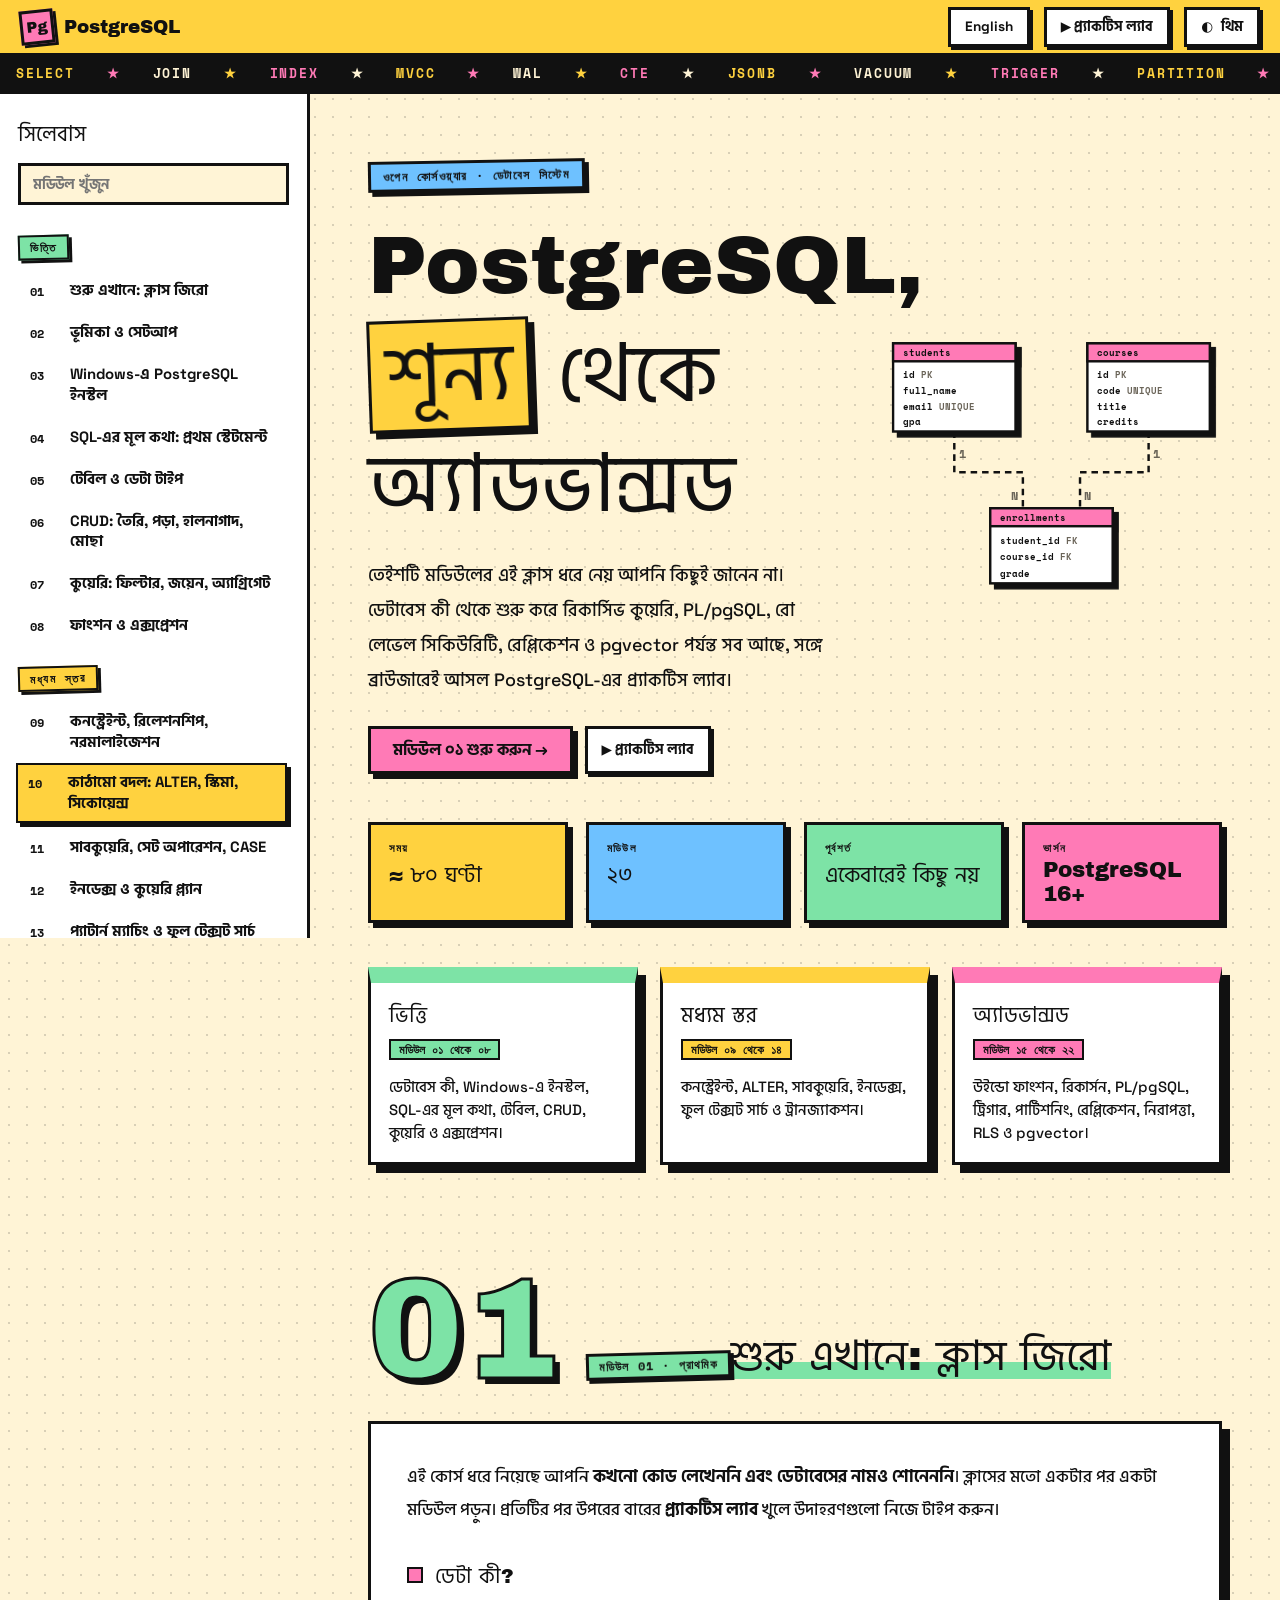
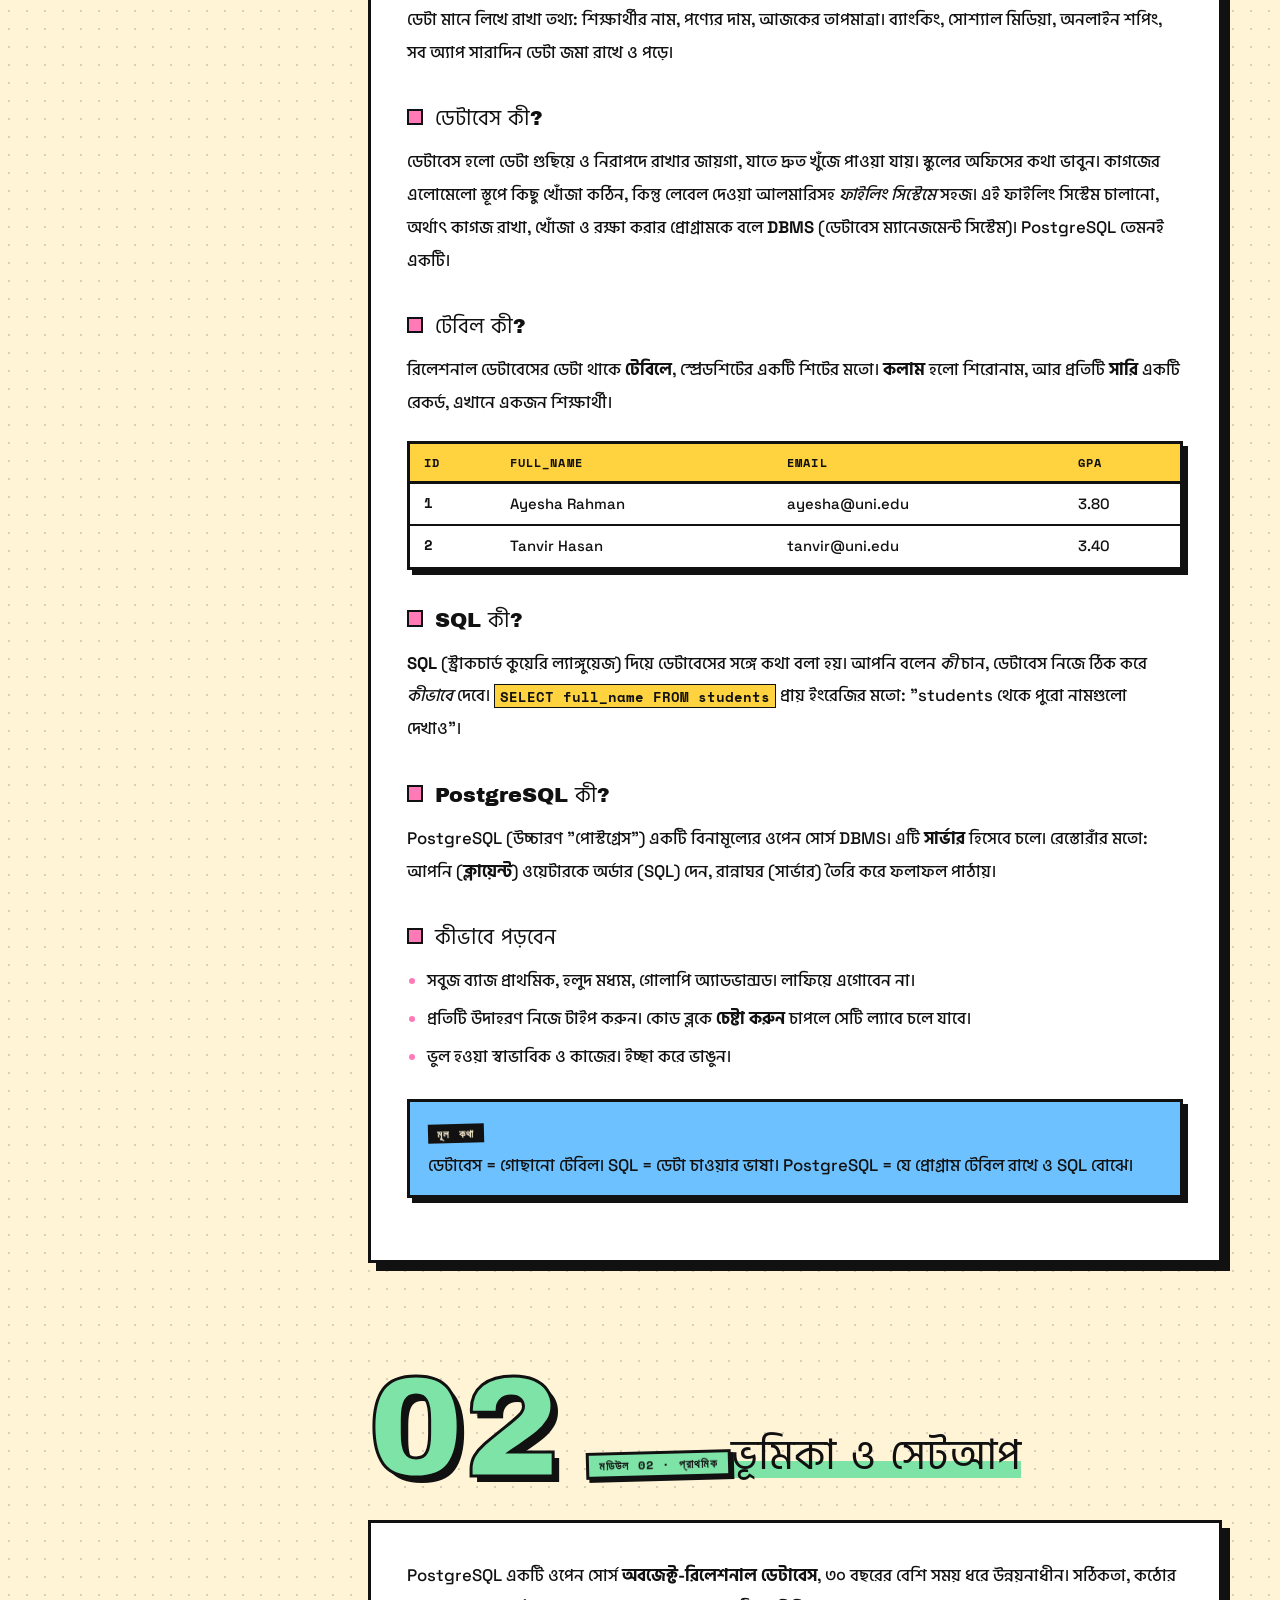
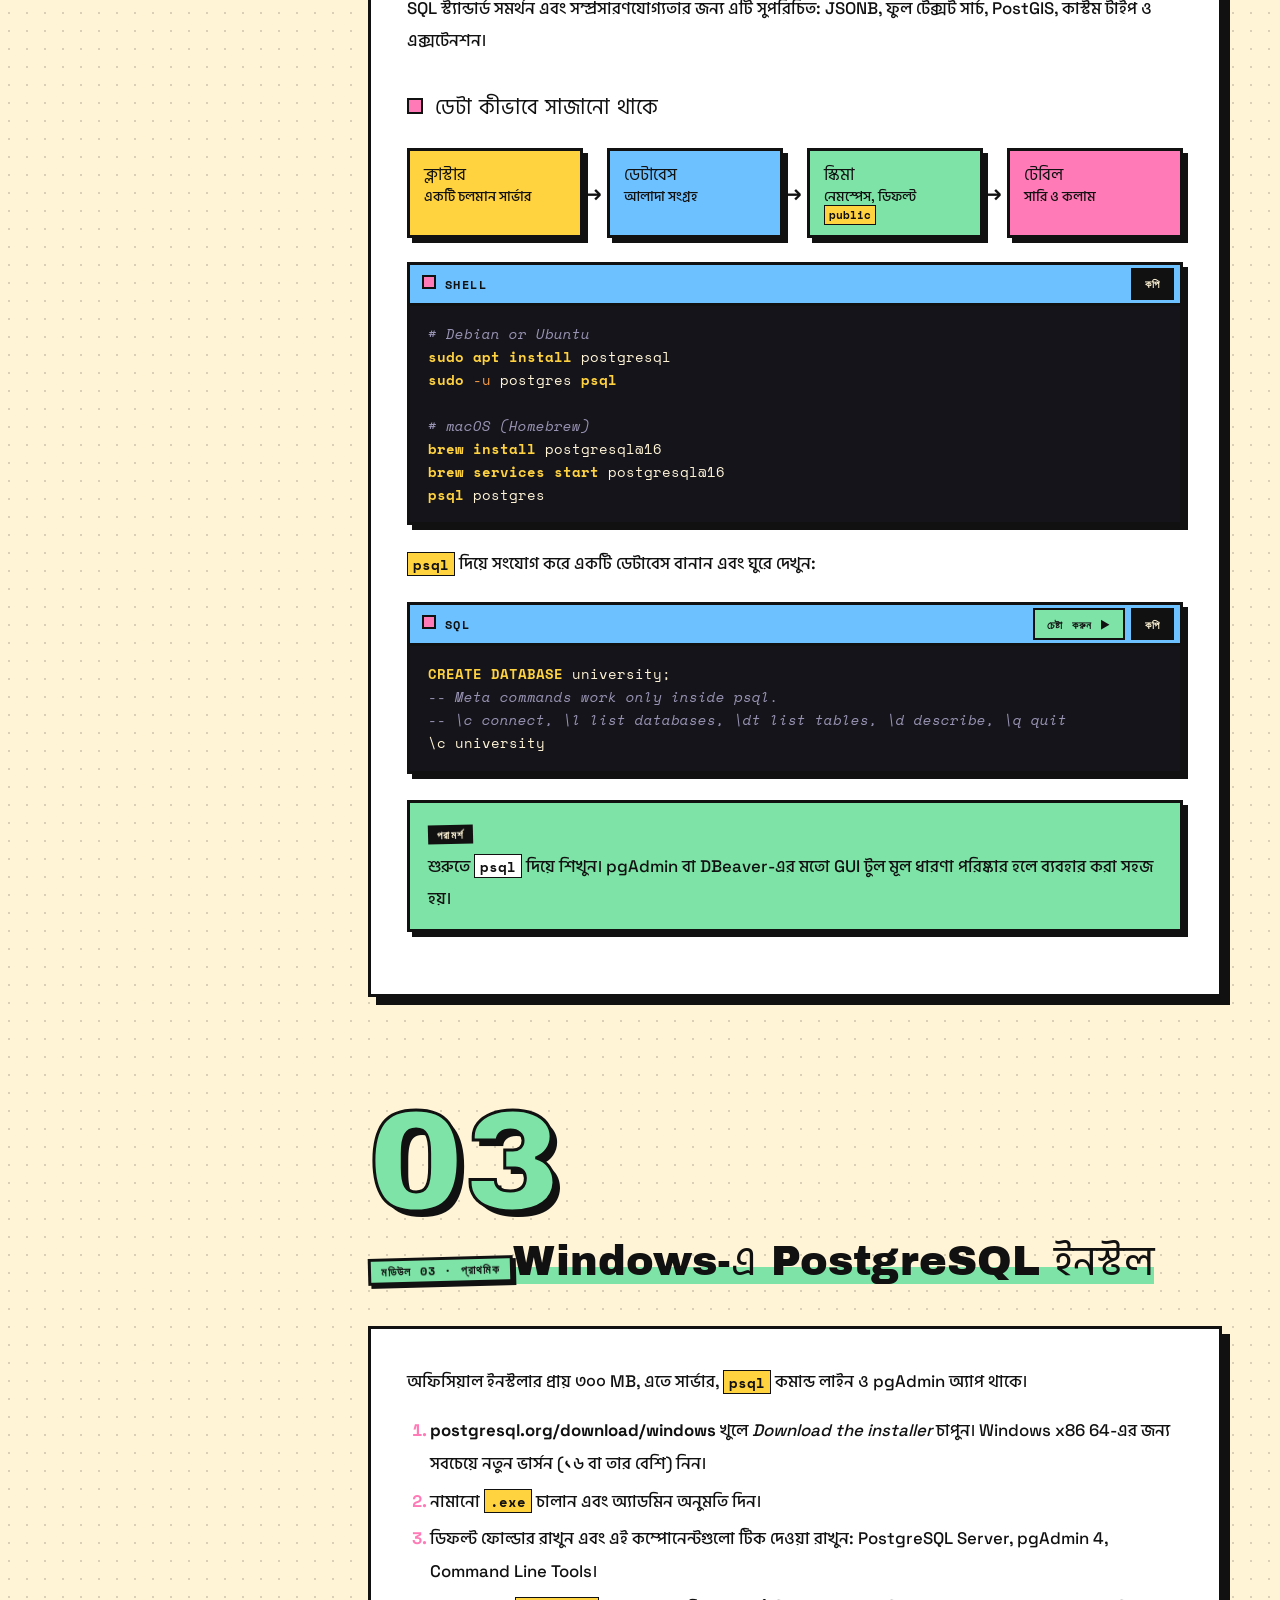
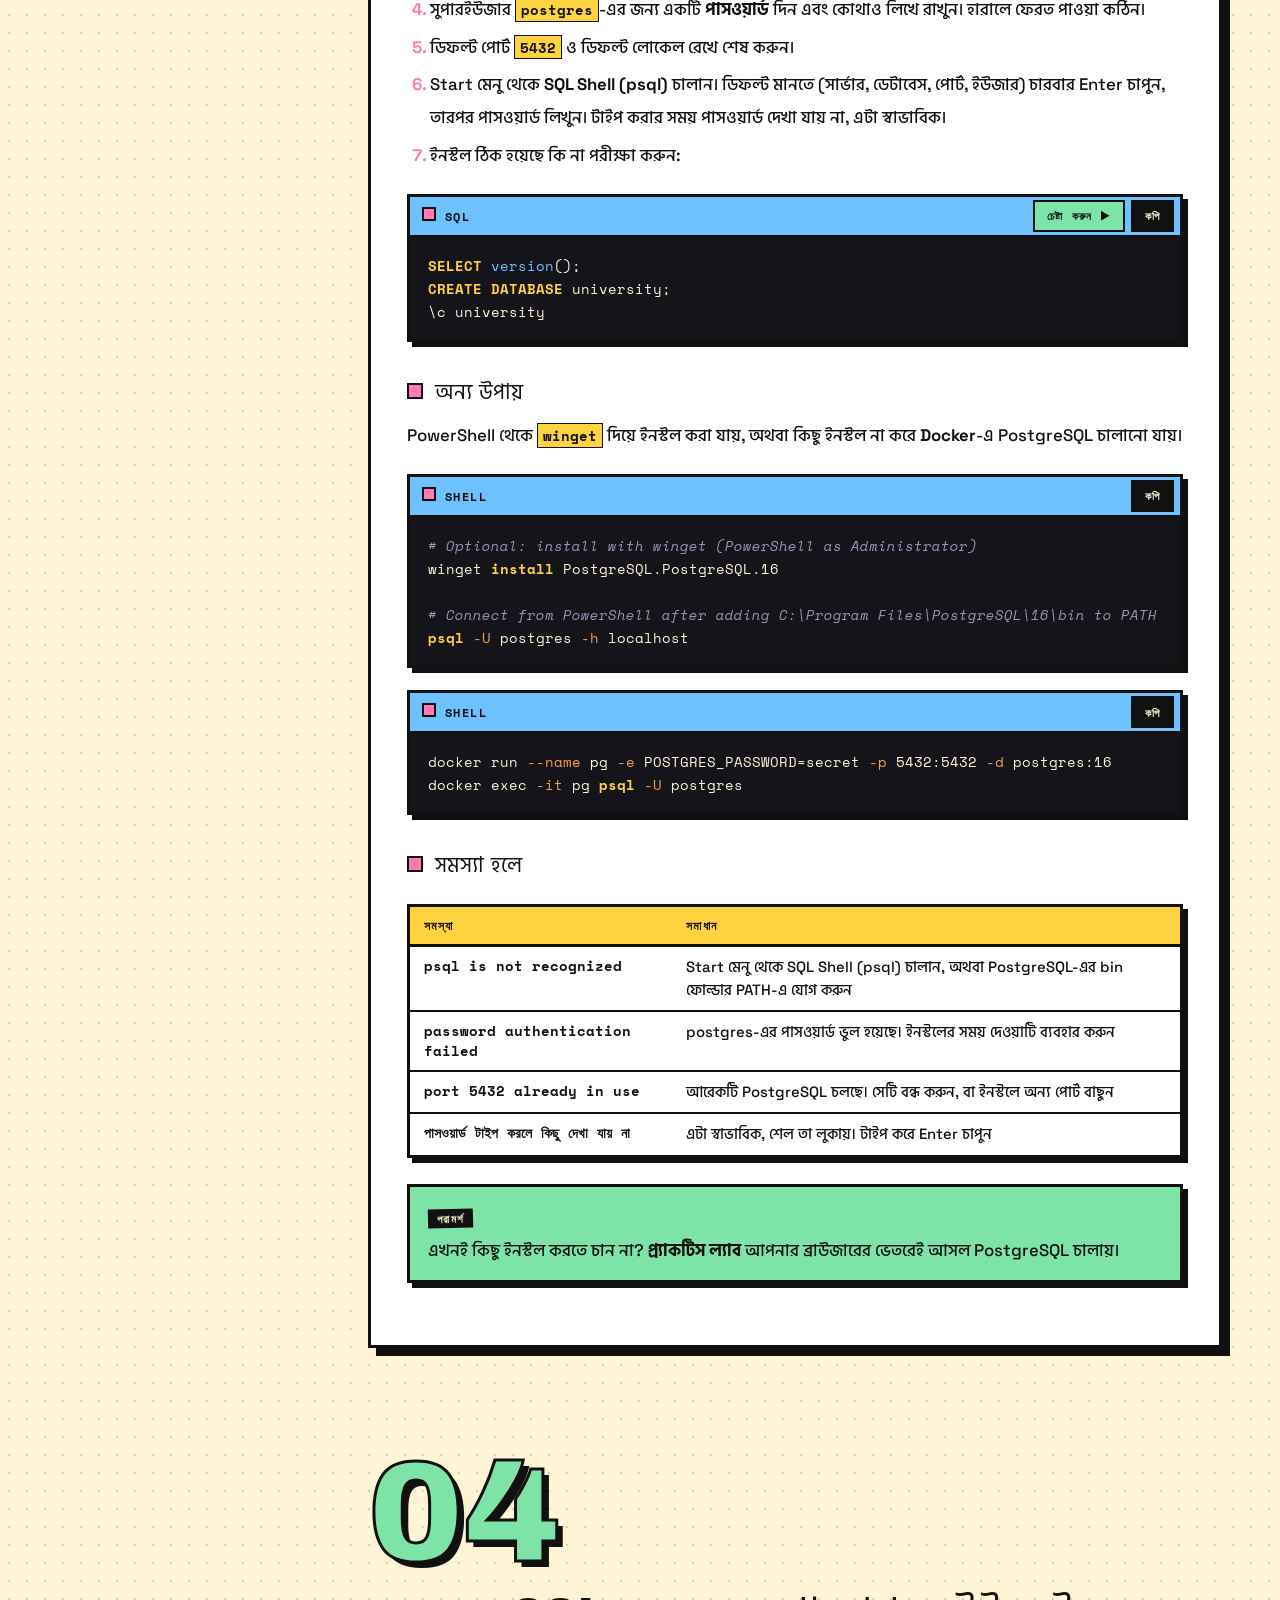
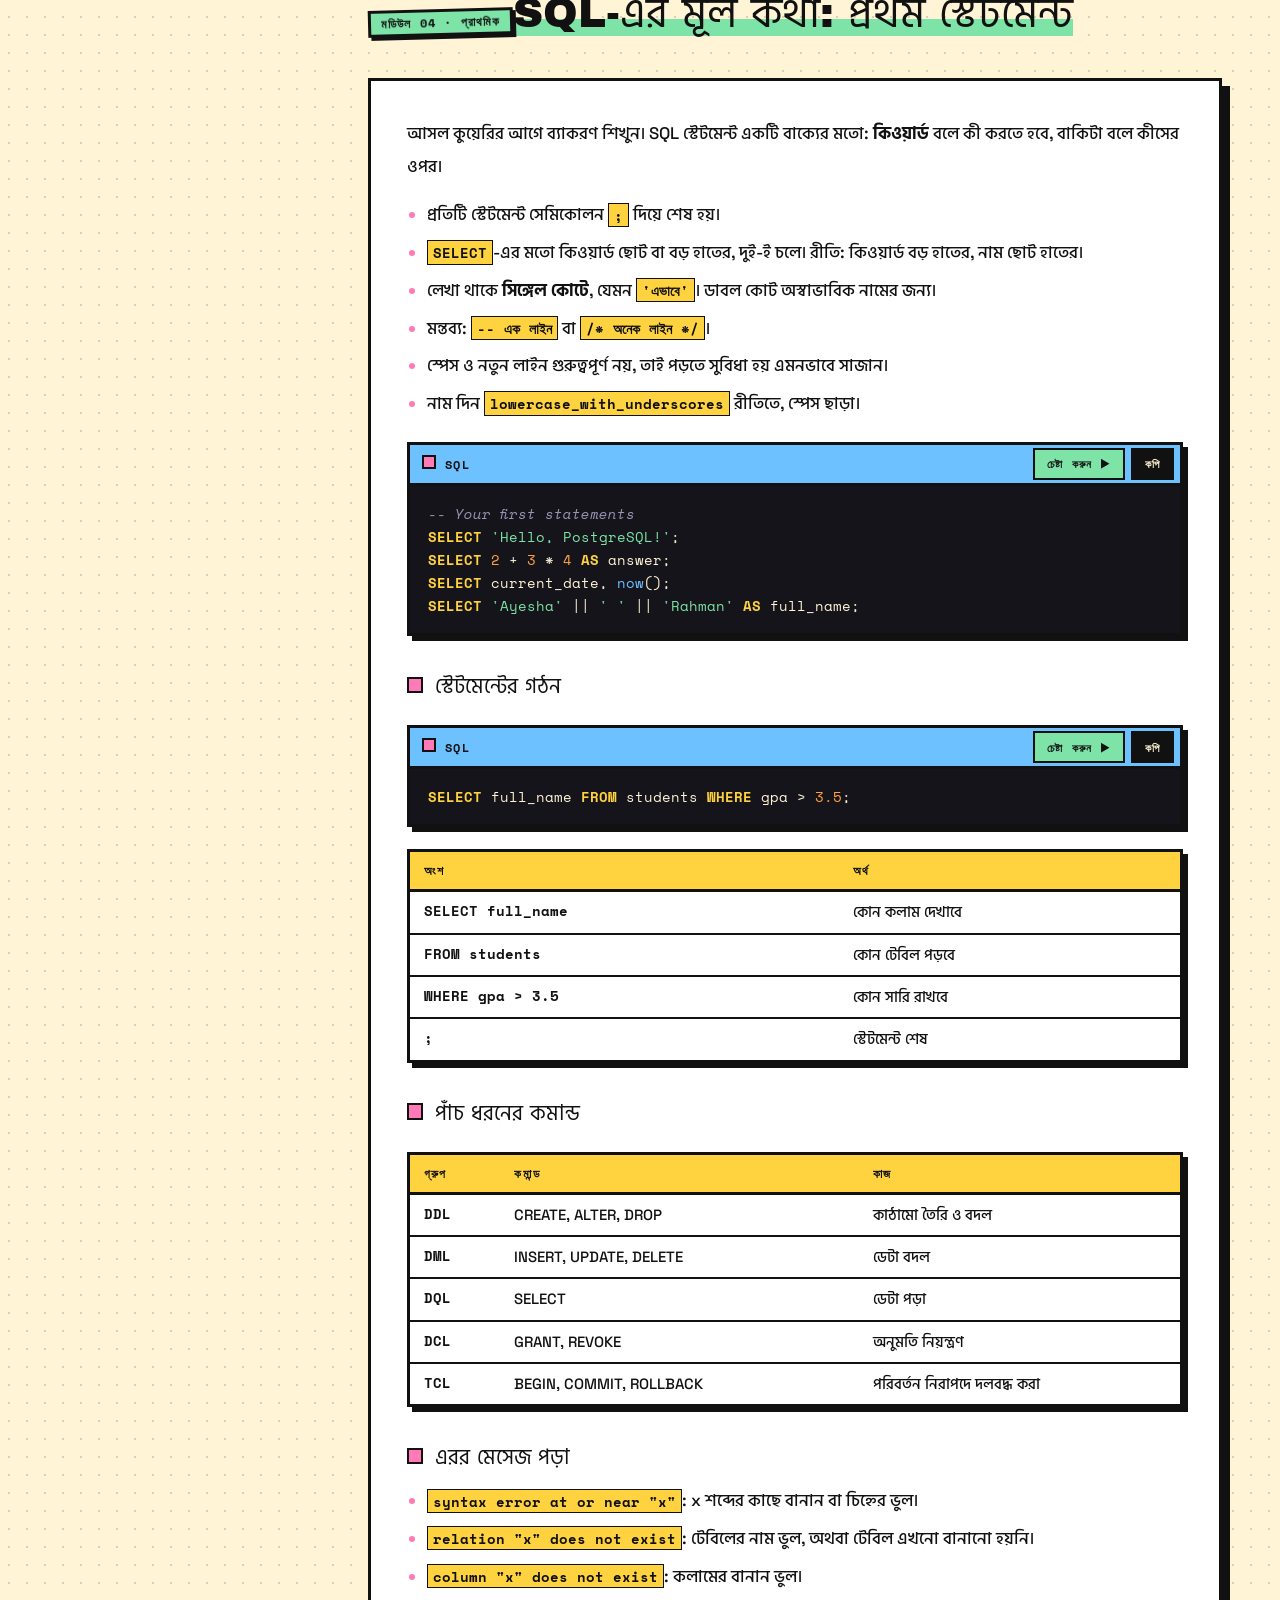
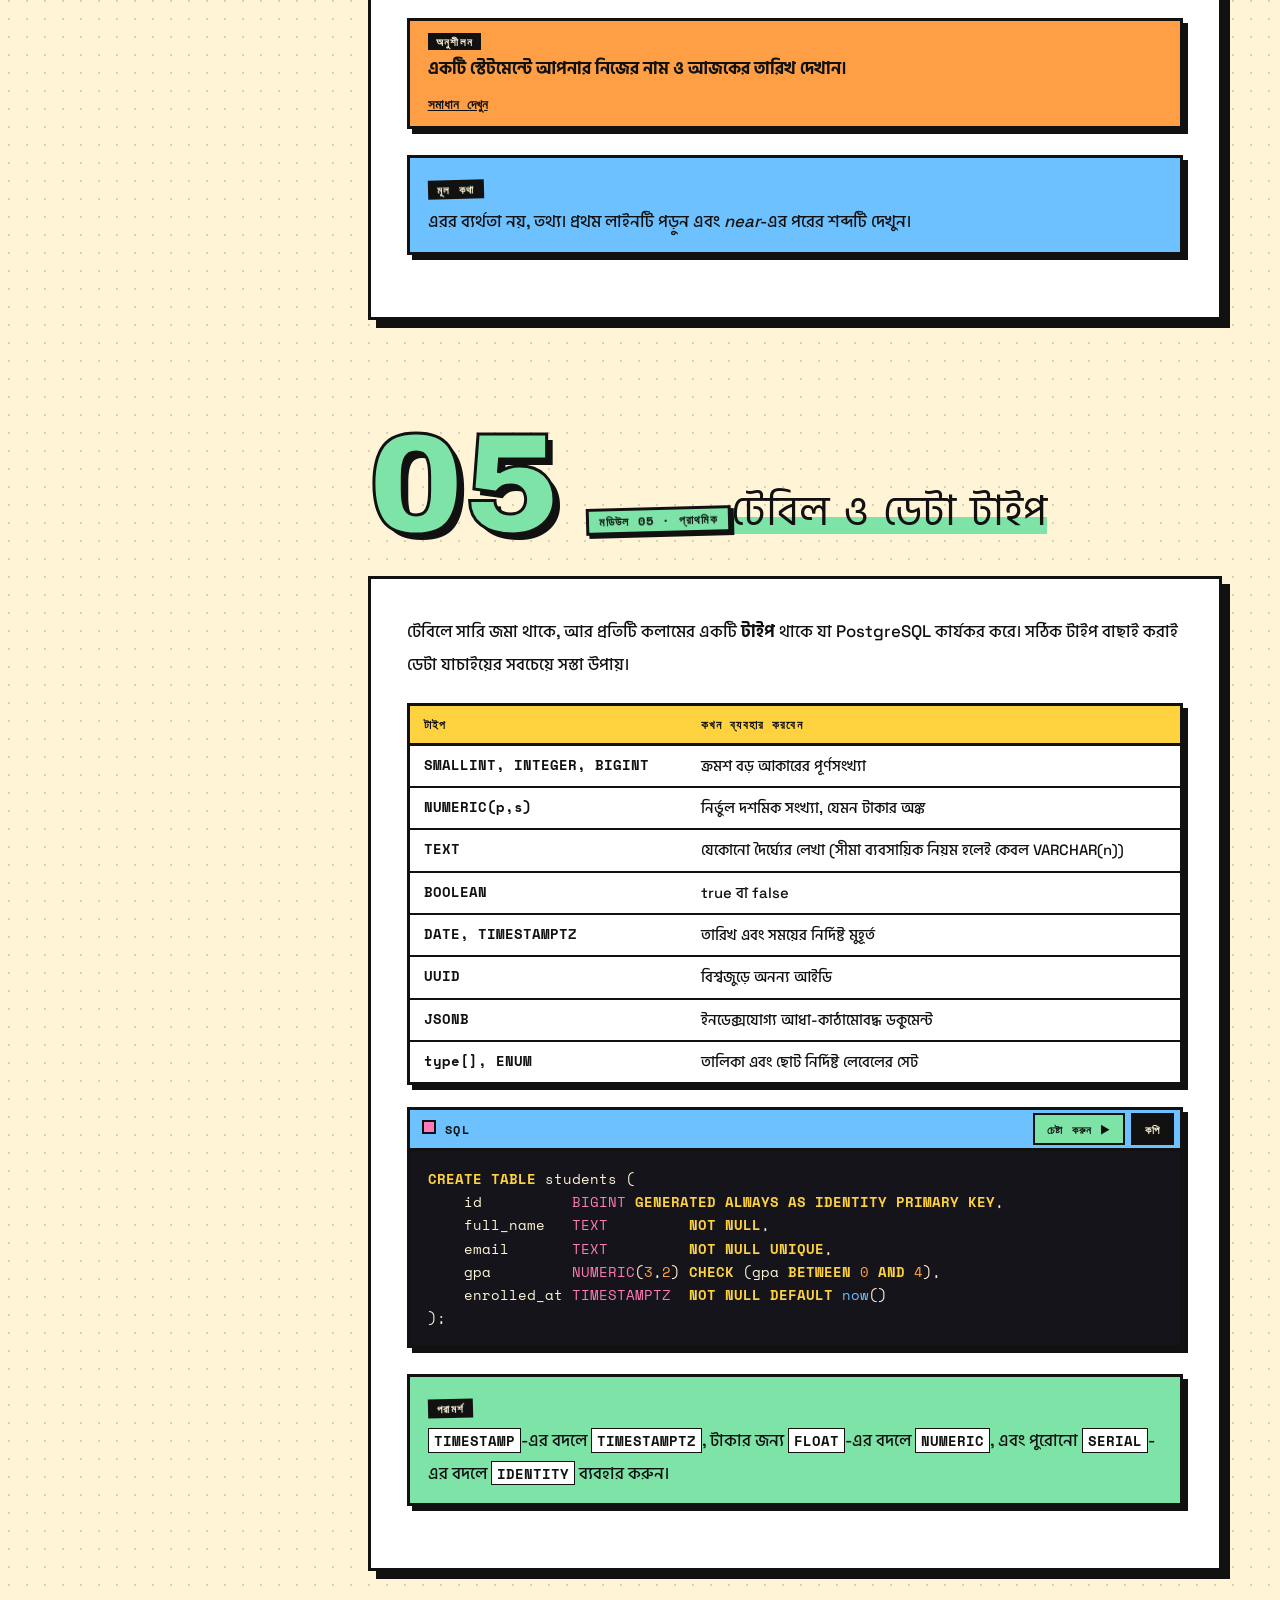
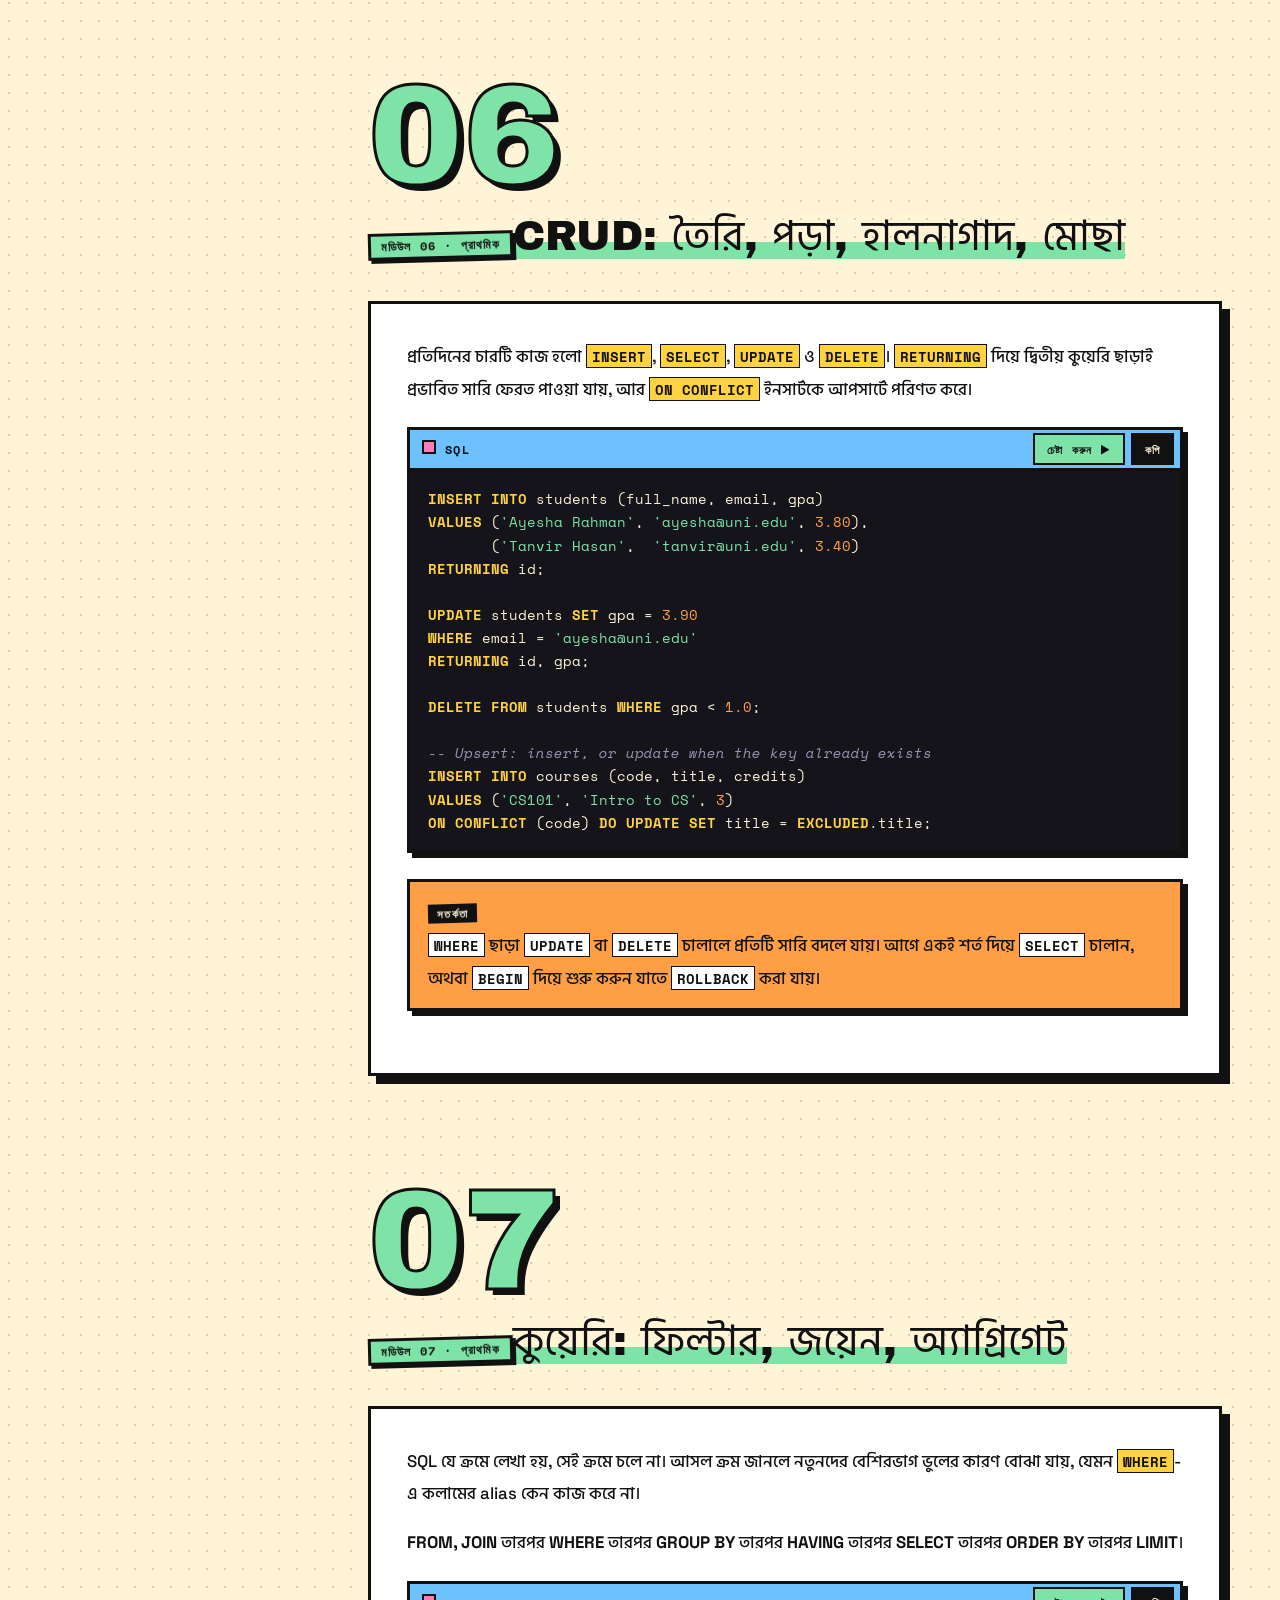
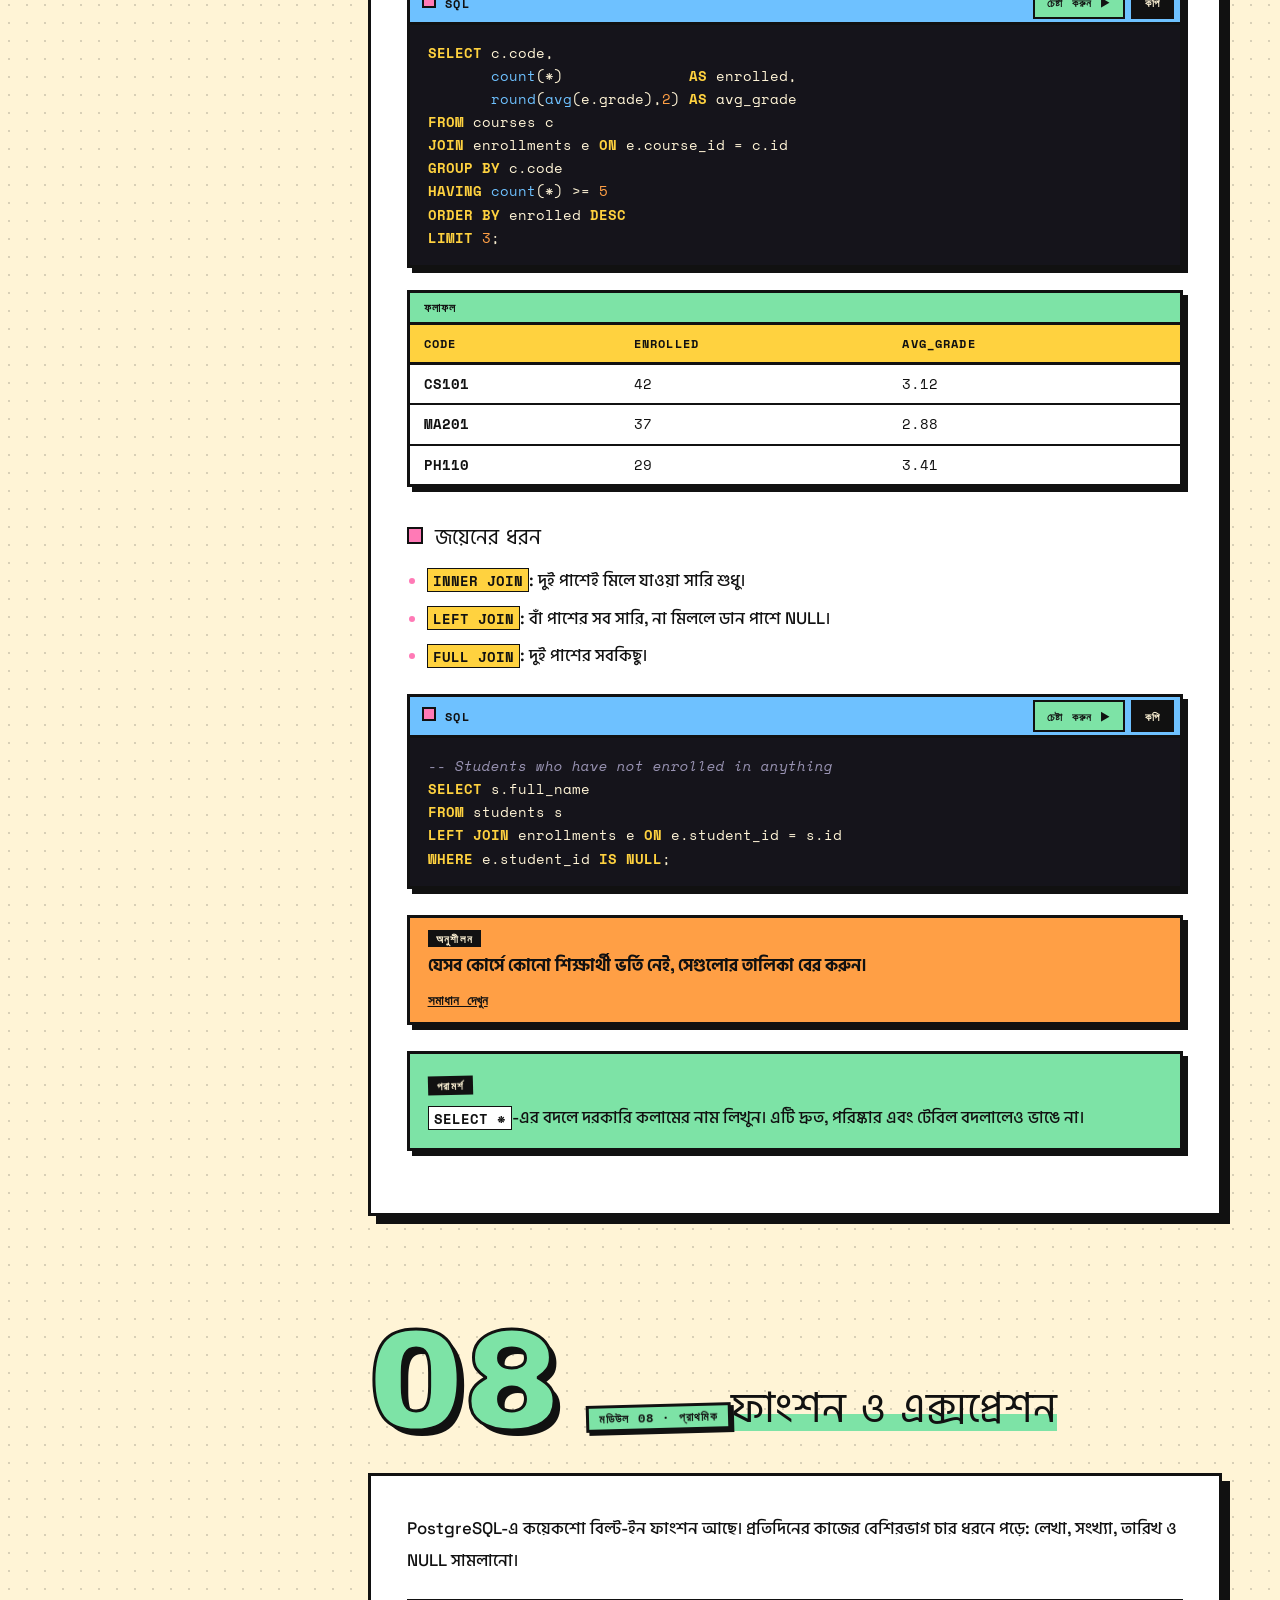
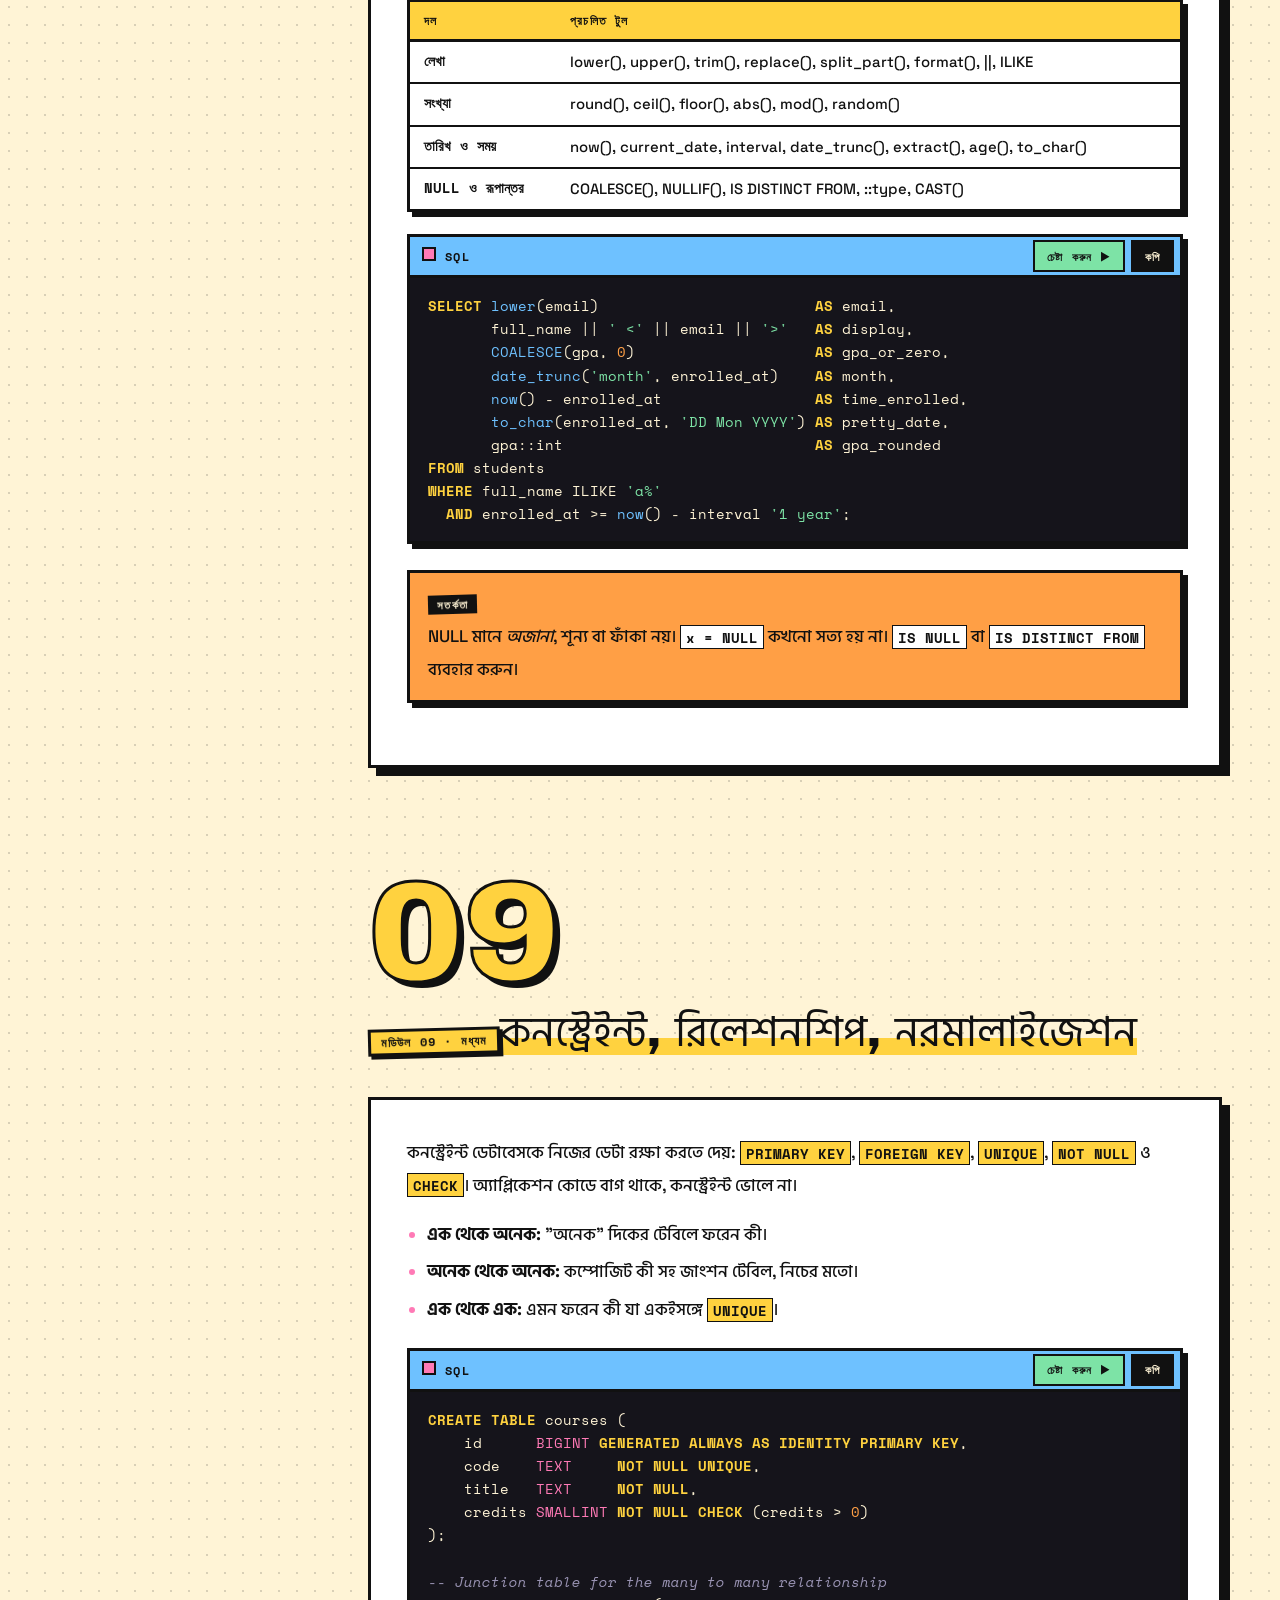
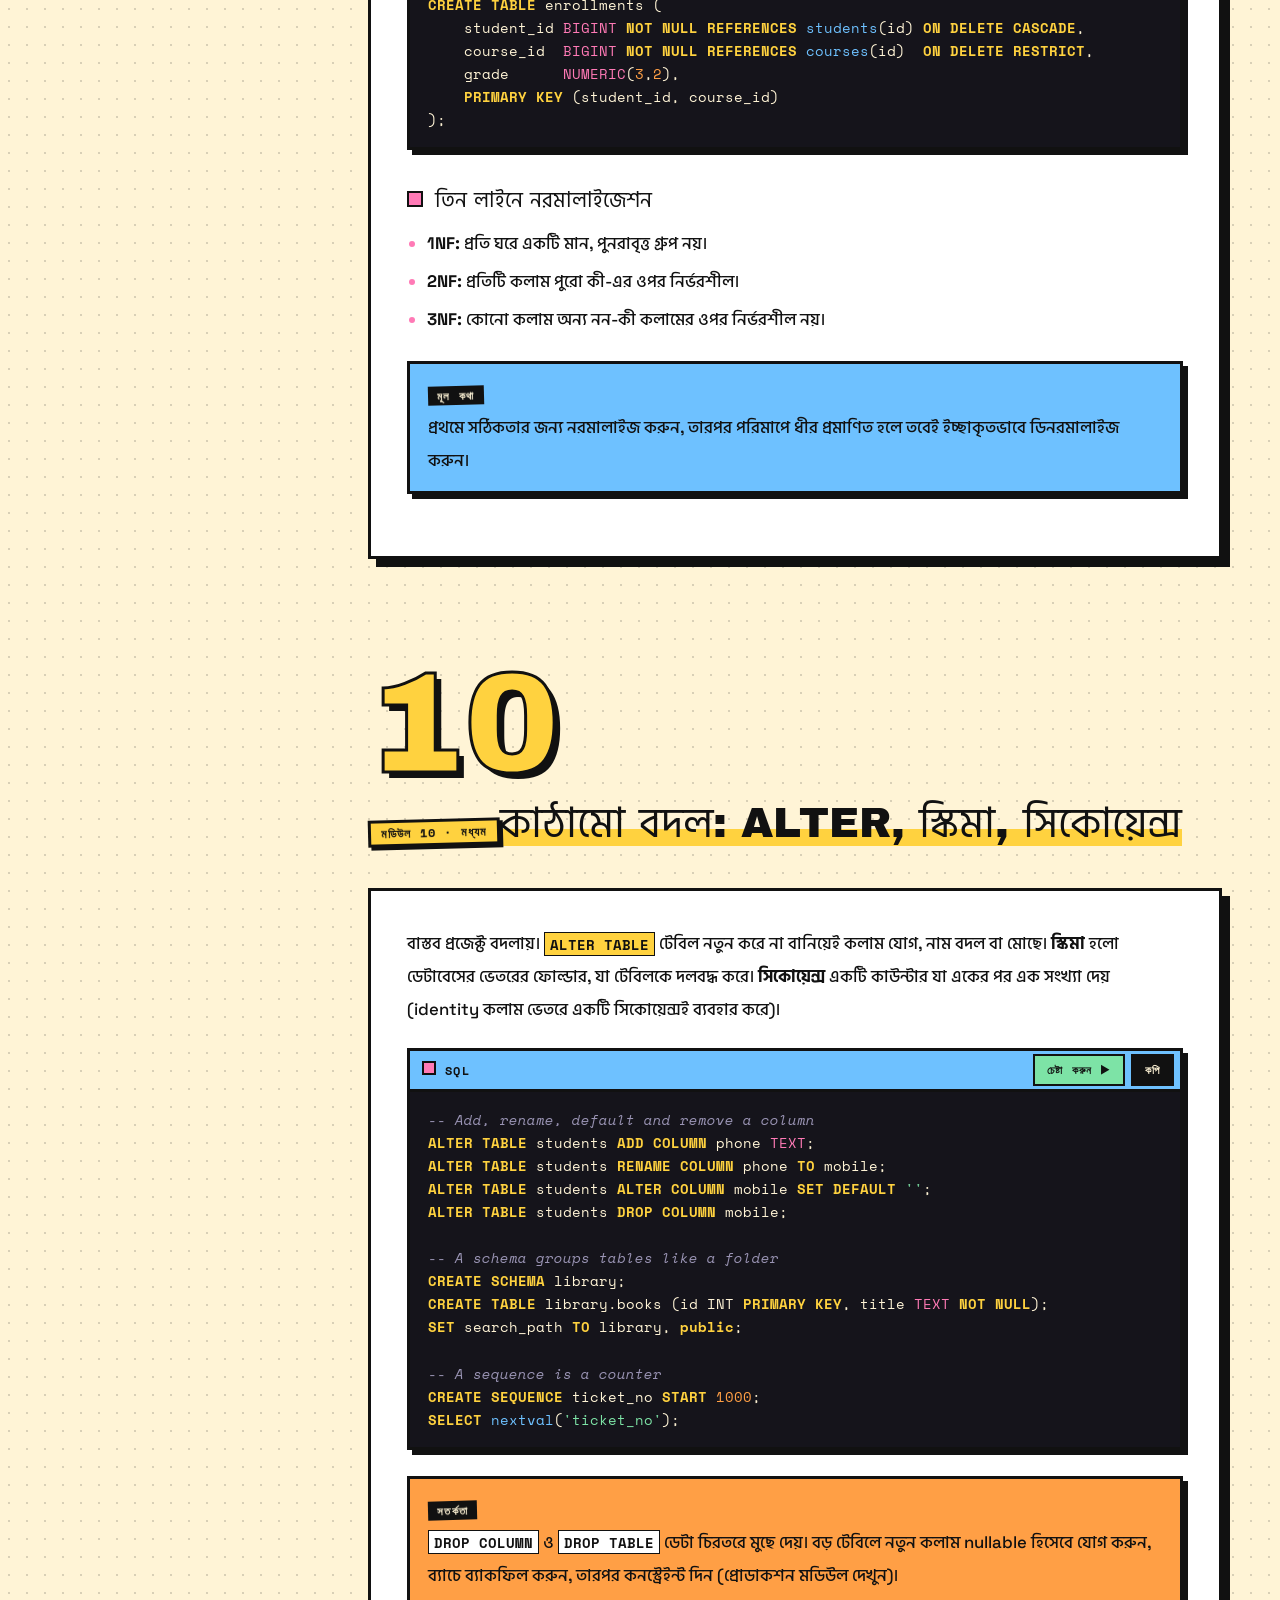
<file: bn/index.html>
<!DOCTYPE html>
<html lang="bn" data-copied="কপি হয়েছে">
<head>
<meta charset="utf-8">
<meta name="viewport" content="width=device-width, initial-scale=1">
<title>PostgreSQL, শূন্য থেকে অ্যাডভান্সড</title>
<meta name="description" content="তেইশটি মডিউলের এই ক্লাস ধরে নেয় আপনি কিছুই জানেন না। ডেটাবেস কী থেকে শুরু করে রিকার্সিভ কুয়েরি, PL/pgSQL, রো লেভেল সিকিউরিটি, রেপ্লিকেশন ও pgvector পর্যন্ত সব আছে, সঙ্গে ব্রাউজারেই আসল PostgreSQL-এর প্র্যাকটিস ল্যাব।">
<script src="../assets/theme.js"></script>
<link rel="preconnect" href="https://fonts.googleapis.com"><link rel="preconnect" href="https://fonts.gstatic.com" crossorigin>
<link rel="stylesheet" href="https://fonts.googleapis.com/css2?family=Archivo+Black&family=Hind+Siliguri:wght@500;700&family=Space+Grotesk:wght@500;700&family=Space+Mono:wght@400;700&display=swap">
<link rel="icon" href="../assets/favicon.svg" type="image/svg+xml">
<link rel="icon" href="../assets/favicon.ico" sizes="any">
<link rel="apple-touch-icon" href="../assets/apple-touch-icon.png">
<meta name="theme-color" content="#FFD23F">
<link rel="stylesheet" href="../assets/style.css">
<noscript><style>.reveal{opacity:1;transform:none}</style></noscript>
</head>
<body>
<div class="progress" aria-hidden="true"></div>
<header class="topbar">
  <button class="btn" id="menu" type="button" aria-label="মেনু">☰</button>
  <a class="brand" href="#top"><span class="mark">Pg</span><span>PostgreSQL</span></a>
  <span class="spacer"></span>
  <a class="btn" href="../" hreflang="en">English</a>
  <button class="btn" id="lab-open" type="button">▶ প্র্যাকটিস ল্যাব</button>
  <button class="btn" id="theme" type="button" aria-label="থিম">◐<span class="lbl">থিম</span></button>
</header>
<div class="ticker" aria-hidden="true"><div><span>SELECT</span><span>★</span><span>JOIN</span><span>★</span><span>INDEX</span><span>★</span><span>MVCC</span><span>★</span><span>WAL</span><span>★</span><span>CTE</span><span>★</span><span>JSONB</span><span>★</span><span>VACUUM</span><span>★</span><span>TRIGGER</span><span>★</span><span>PARTITION</span><span>★</span><span>EXPLAIN</span><span>★</span><span>COMMIT</span><span>★</span><span>SELECT</span><span>★</span><span>JOIN</span><span>★</span><span>INDEX</span><span>★</span><span>MVCC</span><span>★</span><span>WAL</span><span>★</span><span>CTE</span><span>★</span><span>JSONB</span><span>★</span><span>VACUUM</span><span>★</span><span>TRIGGER</span><span>★</span><span>PARTITION</span><span>★</span><span>EXPLAIN</span><span>★</span><span>COMMIT</span><span>★</span></div></div>
<div class="scrim"></div>
<div class="shell">
<nav class="syllabus" aria-label="সিলেবাস">
  <h2>সিলেবাস</h2>
  <input class="search" id="q" type="search" placeholder="মডিউল খুঁজুন" aria-label="মডিউল খুঁজুন">
  <div class="group lv-b">ভিত্তি</div><ol class="lv-b"><li><a href="#m01"><b>01</b><span>শুরু এখানে: ক্লাস জিরো</span></a></li><li><a href="#m02"><b>02</b><span>ভূমিকা ও সেটআপ</span></a></li><li><a href="#m03"><b>03</b><span>Windows-এ PostgreSQL ইনস্টল</span></a></li><li><a href="#m04"><b>04</b><span>SQL-এর মূল কথা: প্রথম স্টেটমেন্ট</span></a></li><li><a href="#m05"><b>05</b><span>টেবিল ও ডেটা টাইপ</span></a></li><li><a href="#m06"><b>06</b><span>CRUD: তৈরি, পড়া, হালনাগাদ, মোছা</span></a></li><li><a href="#m07"><b>07</b><span>কুয়েরি: ফিল্টার, জয়েন, অ্যাগ্রিগেট</span></a></li><li><a href="#m08"><b>08</b><span>ফাংশন ও এক্সপ্রেশন</span></a></li></ol><div class="group lv-i">মধ্যম স্তর</div><ol class="lv-i"><li><a href="#m09"><b>09</b><span>কনস্ট্রেইন্ট, রিলেশনশিপ, নরমালাইজেশন</span></a></li><li><a href="#m10"><b>10</b><span>কাঠামো বদল: ALTER, স্কিমা, সিকোয়েন্স</span></a></li><li><a href="#m11"><b>11</b><span>সাবকুয়েরি, সেট অপারেশন, CASE</span></a></li><li><a href="#m12"><b>12</b><span>ইনডেক্স ও কুয়েরি প্ল্যান</span></a></li><li><a href="#m13"><b>13</b><span>প্যাটার্ন ম্যাচিং ও ফুল টেক্সট সার্চ</span></a></li><li><a href="#m14"><b>14</b><span>ট্রানজ্যাকশন, MVCC ও লকিং</span></a></li></ol><div class="group lv-a">অ্যাডভান্সড</div><ol class="lv-a"><li><a href="#m15"><b>15</b><span>অ্যাডভান্সড SQL: CTE, উইন্ডো, JSONB, ভিউ</span></a></li><li><a href="#m16"><b>16</b><span>রিকার্সিভ কুয়েরি ও হায়ারার্কি</span></a></li><li><a href="#m17"><b>17</b><span>PL/pgSQL প্রোগ্রামিং</span></a></li><li><a href="#m18"><b>18</b><span>ফাংশন, ট্রিগার, পার্টিশনিং</span></a></li><li><a href="#m19"><b>19</b><span>রেপ্লিকেশন, এক্সটেনশন, টিউনিং</span></a></li><li><a href="#m20"><b>20</b><span>নিরাপত্তা, ব্যাকআপ ও প্রোডাকশন</span></a></li><li><a href="#m21"><b>21</b><span>রো লেভেল সিকিউরিটি</span></a></li><li><a href="#m22"><b>22</b><span>আধুনিক PostgreSQL: Docker Compose ও pgvector</span></a></li></ol><div class="group lv-r">রেফারেন্স</div><ol class="lv-r"><li><a href="#m23"><b>23</b><span>চিট শিট, শব্দকোষ, পরের ধাপ</span></a></li></ol>
</nav>
<main id="top">
  <section class="hero">
    <div>
      <div class="eyebrow">ওপেন কোর্সওয়্যার · ডেটাবেস সিস্টেম</div>
      <h1>PostgreSQL,<br><em>শূন্য</em> থেকে অ্যাডভান্সড</h1>
      <p class="lead">তেইশটি মডিউলের এই ক্লাস ধরে নেয় আপনি কিছুই জানেন না। ডেটাবেস কী থেকে শুরু করে রিকার্সিভ কুয়েরি, PL/pgSQL, রো লেভেল সিকিউরিটি, রেপ্লিকেশন ও pgvector পর্যন্ত সব আছে, সঙ্গে ব্রাউজারেই আসল PostgreSQL-এর প্র্যাকটিস ল্যাব।</p>
      <div class="cta"><a class="btn primary" href="#m01">মডিউল ০১ শুরু করুন →</a><button class="btn" id="lab-open2" type="button">▶ প্র্যাকটিস ল্যাব</button></div>
    </div>
    <svg class="schema" viewBox="0 0 420 340" role="img" aria-label="students and courses linked by enrollments">
<path class="ln" d="M91 128 V178 H175 V222"/><path class="ln" d="M329 128 V178 H245 V222"/>
<text x="97" y="160" class="mu">1</text><text x="160" y="212" class="mu">N</text><text x="335" y="160" class="mu">1</text><text x="250" y="212" class="mu">N</text>
<g class="t"><rect class="tb" x="16" y="20" width="150" height="108" rx="8"/><rect class="th" x="16" y="20" width="150" height="22"/><text class="hd" x="28" y="36">students</text><text x="28" y="62">id <tspan class="mu">PK</tspan></text><text x="28" y="82">full_name</text><text x="28" y="102">email <tspan class="mu">UNIQUE</tspan></text><text x="28" y="120">gpa</text></g>
<g class="t"><rect class="tb" x="254" y="20" width="150" height="108" rx="8"/><rect class="th" x="254" y="20" width="150" height="22"/><text class="hd" x="266" y="36">courses</text><text x="266" y="62">id <tspan class="mu">PK</tspan></text><text x="266" y="82">code <tspan class="mu">UNIQUE</tspan></text><text x="266" y="102">title</text><text x="266" y="120">credits</text></g>
<g class="t"><rect class="tb" x="135" y="222" width="150" height="92" rx="8"/><rect class="th" x="135" y="222" width="150" height="22"/><text class="hd" x="147" y="238">enrollments</text><text x="147" y="266">student_id <tspan class="mu">FK</tspan></text><text x="147" y="286">course_id <tspan class="mu">FK</tspan></text><text x="147" y="306">grade</text></g>
</svg>
  </section>
  <dl class="meta"><div><dt>সময়</dt><dd>≈ ৮০ ঘণ্টা</dd></div><div><dt>মডিউল</dt><dd>২৩</dd></div><div><dt>পূর্বশর্ত</dt><dd>একেবারেই কিছু নয়</dd></div><div><dt>ভার্সন</dt><dd>PostgreSQL 16+</dd></div></dl>
  <ol class="track"><li class="lv-b"><b>ভিত্তি</b><span>মডিউল ০১ থেকে ০৮</span><p>ডেটাবেস কী, Windows-এ ইনস্টল, SQL-এর মূল কথা, টেবিল, CRUD, কুয়েরি ও এক্সপ্রেশন।</p></li><li class="lv-i"><b>মধ্যম স্তর</b><span>মডিউল ০৯ থেকে ১৪</span><p>কনস্ট্রেইন্ট, ALTER, সাবকুয়েরি, ইনডেক্স, ফুল টেক্সট সার্চ ও ট্রানজ্যাকশন।</p></li><li class="lv-a"><b>অ্যাডভান্সড</b><span>মডিউল ১৫ থেকে ২২</span><p>উইন্ডো ফাংশন, রিকার্সন, PL/pgSQL, ট্রিগার, পার্টিশনিং, রেপ্লিকেশন, নিরাপত্তা, RLS ও pgvector।</p></li></ol>
  <section class="module reveal lv-b" id="m01"><div class="mhead"><span class="num" aria-hidden="true">01</span><div><span class="badge">মডিউল 01 · প্রাথমিক</span><h2>শুরু এখানে: ক্লাস জিরো</h2></div></div><div class="body">
<p>এই কোর্স ধরে নিয়েছে আপনি <strong>কখনো কোড লেখেননি এবং ডেটাবেসের নামও শোনেননি</strong>। ক্লাসের মতো একটার পর একটা মডিউল পড়ুন। প্রতিটির পর উপরের বারের <strong>প্র্যাকটিস ল্যাব</strong> খুলে উদাহরণগুলো নিজে টাইপ করুন।</p>
<h3>ডেটা কী?</h3>
<p>ডেটা মানে লিখে রাখা তথ্য: শিক্ষার্থীর নাম, পণ্যের দাম, আজকের তাপমাত্রা। ব্যাংকিং, সোশ্যাল মিডিয়া, অনলাইন শপিং, সব অ্যাপ সারাদিন ডেটা জমা রাখে ও পড়ে।</p>
<h3>ডেটাবেস কী?</h3>
<p>ডেটাবেস হলো ডেটা গুছিয়ে ও নিরাপদে রাখার জায়গা, যাতে দ্রুত খুঁজে পাওয়া যায়। স্কুলের অফিসের কথা ভাবুন। কাগজের এলোমেলো স্তূপে কিছু খোঁজা কঠিন, কিন্তু লেবেল দেওয়া আলমারিসহ <em>ফাইলিং সিস্টেমে</em> সহজ। এই ফাইলিং সিস্টেম চালানো, অর্থাৎ কাগজ রাখা, খোঁজা ও রক্ষা করার প্রোগ্রামকে বলে <strong>DBMS</strong> (ডেটাবেস ম্যানেজমেন্ট সিস্টেম)। PostgreSQL তেমনই একটি।</p>
<h3>টেবিল কী?</h3>
<p>রিলেশনাল ডেটাবেসের ডেটা থাকে <strong>টেবিলে</strong>, স্প্রেডশিটের একটি শিটের মতো। <strong>কলাম</strong> হলো শিরোনাম, আর প্রতিটি <strong>সারি</strong> একটি রেকর্ড, এখানে একজন শিক্ষার্থী।</p>
<div class="tbl"><table><thead><tr><th>id</th><th>full_name</th><th>email</th><th>gpa</th></tr></thead><tbody><tr><td>1</td><td>Ayesha Rahman</td><td>ayesha@uni.edu</td><td>3.80</td></tr><tr><td>2</td><td>Tanvir Hasan</td><td>tanvir@uni.edu</td><td>3.40</td></tr></tbody></table></div>
<h3>SQL কী?</h3>
<p><strong>SQL</strong> (স্ট্রাকচার্ড কুয়েরি ল্যাঙ্গুয়েজ) দিয়ে ডেটাবেসের সঙ্গে কথা বলা হয়। আপনি বলেন <em>কী</em> চান, ডেটাবেস নিজে ঠিক করে <em>কীভাবে</em> দেবে। <code>SELECT full_name FROM students</code> প্রায় ইংরেজির মতো: "students থেকে পুরো নামগুলো দেখাও"।</p>
<h3>PostgreSQL কী?</h3>
<p>PostgreSQL (উচ্চারণ "পোস্টগ্রেস") একটি বিনামূল্যের ওপেন সোর্স DBMS। এটি <strong>সার্ভার</strong> হিসেবে চলে। রেস্তোরাঁর মতো: আপনি (<strong>ক্লায়েন্ট</strong>) ওয়েটারকে অর্ডার (SQL) দেন, রান্নাঘর (সার্ভার) তৈরি করে ফলাফল পাঠায়।</p>
<h3>কীভাবে পড়বেন</h3>
<ul><li>সবুজ ব্যাজ প্রাথমিক, হলুদ মধ্যম, গোলাপি অ্যাডভান্সড। লাফিয়ে এগোবেন না।</li><li>প্রতিটি উদাহরণ নিজে টাইপ করুন। কোড ব্লকে <strong>চেষ্টা করুন</strong> চাপলে সেটি ল্যাবে চলে যাবে।</li><li>ভুল হওয়া স্বাভাবিক ও কাজের। ইচ্ছা করে ভাঙুন।</li></ul>
<aside class="callout take"><b>মূল কথা</b><p>ডেটাবেস = গোছানো টেবিল। SQL = ডেটা চাওয়ার ভাষা। PostgreSQL = যে প্রোগ্রাম টেবিল রাখে ও SQL বোঝে।</p></aside>
</div></section><section class="module reveal lv-b" id="m02"><div class="mhead"><span class="num" aria-hidden="true">02</span><div><span class="badge">মডিউল 02 · প্রাথমিক</span><h2>ভূমিকা ও সেটআপ</h2></div></div><div class="body">
<p>PostgreSQL একটি ওপেন সোর্স <strong>অবজেক্ট-রিলেশনাল ডেটাবেস</strong>, ৩০ বছরের বেশি সময় ধরে উন্নয়নাধীন। সঠিকতা, কঠোর SQL স্ট্যান্ডার্ড সমর্থন এবং সম্প্রসারণযোগ্যতার জন্য এটি সুপরিচিত: JSONB, ফুল টেক্সট সার্চ, PostGIS, কাস্টম টাইপ ও এক্সটেনশন।</p>
<h3>ডেটা কীভাবে সাজানো থাকে</h3>
<ol class="hier"><li><b>ক্লাস্টার</b><span>একটি চলমান সার্ভার</span></li><li><b>ডেটাবেস</b><span>আলাদা সংগ্রহ</span></li><li><b>স্কিমা</b><span>নেমস্পেস, ডিফল্ট <code>public</code></span></li><li><b>টেবিল</b><span>সারি ও কলাম</span></li></ol>
<figure class="code"><figcaption><span>Shell</span><span class="fa"><button class="copy" type="button">কপি</button></span></figcaption><pre><code data-lang="sh"># Debian or Ubuntu
sudo apt install postgresql
sudo -u postgres psql

# macOS (Homebrew)
brew install postgresql@16
brew services start postgresql@16
psql postgres</code></pre></figure>
<p><code>psql</code> দিয়ে সংযোগ করে একটি ডেটাবেস বানান এবং ঘুরে দেখুন:</p>
<figure class="code"><figcaption><span>SQL</span><span class="fa"><button class="tryb" type="button">চেষ্টা করুন ▶</button><button class="copy" type="button">কপি</button></span></figcaption><pre><code data-lang="sql">CREATE DATABASE university;
-- Meta commands work only inside psql.
-- \c connect, \l list databases, \dt list tables, \d describe, \q quit
\c university</code></pre></figure>
<aside class="callout tip"><b>পরামর্শ</b><p>শুরুতে <code>psql</code> দিয়ে শিখুন। pgAdmin বা DBeaver-এর মতো GUI টুল মূল ধারণা পরিষ্কার হলে ব্যবহার করা সহজ হয়।</p></aside>
</div></section><section class="module reveal lv-b" id="m03"><div class="mhead"><span class="num" aria-hidden="true">03</span><div><span class="badge">মডিউল 03 · প্রাথমিক</span><h2>Windows-এ PostgreSQL ইনস্টল</h2></div></div><div class="body">
<p>অফিসিয়াল ইনস্টলার প্রায় ৩০০ MB, এতে সার্ভার, <code>psql</code> কমান্ড লাইন ও pgAdmin অ্যাপ থাকে।</p>
<ol class="plain">
<li><strong>postgresql.org/download/windows</strong> খুলে <em>Download the installer</em> চাপুন। Windows x86 64-এর জন্য সবচেয়ে নতুন ভার্সন (১৬ বা তার বেশি) নিন।</li>
<li>নামানো <code>.exe</code> চালান এবং অ্যাডমিন অনুমতি দিন।</li>
<li>ডিফল্ট ফোল্ডার রাখুন এবং এই কম্পোনেন্টগুলো টিক দেওয়া রাখুন: PostgreSQL Server, pgAdmin 4, Command Line Tools।</li>
<li>সুপারইউজার <code>postgres</code>-এর জন্য একটি <strong>পাসওয়ার্ড</strong> দিন এবং কোথাও লিখে রাখুন। হারালে ফেরত পাওয়া কঠিন।</li>
<li>ডিফল্ট পোর্ট <code>5432</code> ও ডিফল্ট লোকেল রেখে শেষ করুন।</li>
<li>Start মেনু থেকে <strong>SQL Shell (psql)</strong> চালান। ডিফল্ট মানতে (সার্ভার, ডেটাবেস, পোর্ট, ইউজার) চারবার Enter চাপুন, তারপর পাসওয়ার্ড লিখুন। টাইপ করার সময় পাসওয়ার্ড দেখা যায় না, এটা স্বাভাবিক।</li>
<li>ইনস্টল ঠিক হয়েছে কি না পরীক্ষা করুন:</li>
</ol>
<figure class="code"><figcaption><span>SQL</span><span class="fa"><button class="tryb" type="button">চেষ্টা করুন ▶</button><button class="copy" type="button">কপি</button></span></figcaption><pre><code data-lang="sql">SELECT version();
CREATE DATABASE university;
\c university</code></pre></figure>
<h3>অন্য উপায়</h3>
<p>PowerShell থেকে <code>winget</code> দিয়ে ইনস্টল করা যায়, অথবা কিছু ইনস্টল না করে <strong>Docker</strong>-এ PostgreSQL চালানো যায়।</p>
<figure class="code"><figcaption><span>Shell</span><span class="fa"><button class="copy" type="button">কপি</button></span></figcaption><pre><code data-lang="sh"># Optional: install with winget (PowerShell as Administrator)
winget install PostgreSQL.PostgreSQL.16

# Connect from PowerShell after adding C:\Program Files\PostgreSQL\16\bin to PATH
psql -U postgres -h localhost</code></pre></figure>
<figure class="code"><figcaption><span>Shell</span><span class="fa"><button class="copy" type="button">কপি</button></span></figcaption><pre><code data-lang="sh">docker run --name pg -e POSTGRES_PASSWORD=secret -p 5432:5432 -d postgres:16
docker exec -it pg psql -U postgres</code></pre></figure>
<h3>সমস্যা হলে</h3>
<div class="tbl"><table><thead><tr><th>সমস্যা</th><th>সমাধান</th></tr></thead><tbody><tr><td>psql is not recognized</td><td>Start মেনু থেকে SQL Shell (psql) চালান, অথবা PostgreSQL-এর bin ফোল্ডার PATH-এ যোগ করুন</td></tr><tr><td>password authentication failed</td><td>postgres-এর পাসওয়ার্ড ভুল হয়েছে। ইনস্টলের সময় দেওয়াটি ব্যবহার করুন</td></tr><tr><td>port 5432 already in use</td><td>আরেকটি PostgreSQL চলছে। সেটি বন্ধ করুন, বা ইনস্টলে অন্য পোর্ট বাছুন</td></tr><tr><td>পাসওয়ার্ড টাইপ করলে কিছু দেখা যায় না</td><td>এটা স্বাভাবিক, শেল তা লুকায়। টাইপ করে Enter চাপুন</td></tr></tbody></table></div>
<aside class="callout tip"><b>পরামর্শ</b><p>এখনই কিছু ইনস্টল করতে চান না? <strong>প্র্যাকটিস ল্যাব</strong> আপনার ব্রাউজারের ভেতরেই আসল PostgreSQL চালায়।</p></aside>
</div></section><section class="module reveal lv-b" id="m04"><div class="mhead"><span class="num" aria-hidden="true">04</span><div><span class="badge">মডিউল 04 · প্রাথমিক</span><h2>SQL-এর মূল কথা: প্রথম স্টেটমেন্ট</h2></div></div><div class="body">
<p>আসল কুয়েরির আগে ব্যাকরণ শিখুন। SQL স্টেটমেন্ট একটি বাক্যের মতো: <strong>কিওয়ার্ড</strong> বলে কী করতে হবে, বাকিটা বলে কীসের ওপর।</p>
<ul><li>প্রতিটি স্টেটমেন্ট সেমিকোলন <code>;</code> দিয়ে শেষ হয়।</li><li><code>SELECT</code>-এর মতো কিওয়ার্ড ছোট বা বড় হাতের, দুই-ই চলে। রীতি: কিওয়ার্ড বড় হাতের, নাম ছোট হাতের।</li><li>লেখা থাকে <strong>সিঙ্গেল কোটে</strong>, যেমন <code>'এভাবে'</code>। ডাবল কোট অস্বাভাবিক নামের জন্য।</li><li>মন্তব্য: <code>-- এক লাইন</code> বা <code>/* অনেক লাইন */</code>।</li><li>স্পেস ও নতুন লাইন গুরুত্বপূর্ণ নয়, তাই পড়তে সুবিধা হয় এমনভাবে সাজান।</li><li>নাম দিন <code>lowercase_with_underscores</code> রীতিতে, স্পেস ছাড়া।</li></ul>
<figure class="code"><figcaption><span>SQL</span><span class="fa"><button class="tryb" type="button">চেষ্টা করুন ▶</button><button class="copy" type="button">কপি</button></span></figcaption><pre><code data-lang="sql">-- Your first statements
SELECT 'Hello, PostgreSQL!';
SELECT 2 + 3 * 4 AS answer;
SELECT current_date, now();
SELECT 'Ayesha' || ' ' || 'Rahman' AS full_name;</code></pre></figure>
<h3>স্টেটমেন্টের গঠন</h3>
<figure class="code"><figcaption><span>SQL</span><span class="fa"><button class="tryb" type="button">চেষ্টা করুন ▶</button><button class="copy" type="button">কপি</button></span></figcaption><pre><code data-lang="sql">SELECT full_name FROM students WHERE gpa &gt; 3.5;</code></pre></figure>
<div class="tbl"><table><thead><tr><th>অংশ</th><th>অর্থ</th></tr></thead><tbody><tr><td>SELECT full_name</td><td>কোন কলাম দেখাবে</td></tr><tr><td>FROM students</td><td>কোন টেবিল পড়বে</td></tr><tr><td>WHERE gpa > 3.5</td><td>কোন সারি রাখবে</td></tr><tr><td>;</td><td>স্টেটমেন্ট শেষ</td></tr></tbody></table></div>
<h3>পাঁচ ধরনের কমান্ড</h3>
<div class="tbl"><table><thead><tr><th>গ্রুপ</th><th>কমান্ড</th><th>কাজ</th></tr></thead><tbody><tr><td>DDL</td><td>CREATE, ALTER, DROP</td><td>কাঠামো তৈরি ও বদল</td></tr><tr><td>DML</td><td>INSERT, UPDATE, DELETE</td><td>ডেটা বদল</td></tr><tr><td>DQL</td><td>SELECT</td><td>ডেটা পড়া</td></tr><tr><td>DCL</td><td>GRANT, REVOKE</td><td>অনুমতি নিয়ন্ত্রণ</td></tr><tr><td>TCL</td><td>BEGIN, COMMIT, ROLLBACK</td><td>পরিবর্তন নিরাপদে দলবদ্ধ করা</td></tr></tbody></table></div>
<h3>এরর মেসেজ পড়া</h3>
<ul><li><code>syntax error at or near "x"</code>: x শব্দের কাছে বানান বা চিহ্নের ভুল।</li><li><code>relation "x" does not exist</code>: টেবিলের নাম ভুল, অথবা টেবিল এখনো বানানো হয়নি।</li><li><code>column "x" does not exist</code>: কলামের বানান ভুল।</li></ul>
<details class="ex"><summary data-show="সমাধান দেখুন" data-hide="সমাধান লুকান"><small>অনুশীলন</small><span>একটি স্টেটমেন্টে আপনার নিজের নাম ও আজকের তারিখ দেখান।</span></summary><figure class="code"><figcaption><span>SQL</span><span class="fa"><button class="tryb" type="button">চেষ্টা করুন ▶</button><button class="copy" type="button">কপি</button></span></figcaption><pre><code data-lang="sql">SELECT 'Your Name' AS name, current_date AS today;</code></pre></figure></details>
<aside class="callout take"><b>মূল কথা</b><p>এরর ব্যর্থতা নয়, তথ্য। প্রথম লাইনটি পড়ুন এবং <em>near</em>-এর পরের শব্দটি দেখুন।</p></aside>
</div></section><section class="module reveal lv-b" id="m05"><div class="mhead"><span class="num" aria-hidden="true">05</span><div><span class="badge">মডিউল 05 · প্রাথমিক</span><h2>টেবিল ও ডেটা টাইপ</h2></div></div><div class="body">
<p>টেবিলে সারি জমা থাকে, আর প্রতিটি কলামের একটি <strong>টাইপ</strong> থাকে যা PostgreSQL কার্যকর করে। সঠিক টাইপ বাছাই করাই ডেটা যাচাইয়ের সবচেয়ে সস্তা উপায়।</p>
<div class="tbl"><table><thead><tr><th>টাইপ</th><th>কখন ব্যবহার করবেন</th></tr></thead><tbody><tr><td>SMALLINT, INTEGER, BIGINT</td><td>ক্রমশ বড় আকারের পূর্ণসংখ্যা</td></tr><tr><td>NUMERIC(p,s)</td><td>নির্ভুল দশমিক সংখ্যা, যেমন টাকার অঙ্ক</td></tr><tr><td>TEXT</td><td>যেকোনো দৈর্ঘ্যের লেখা (সীমা ব্যবসায়িক নিয়ম হলেই কেবল VARCHAR(n))</td></tr><tr><td>BOOLEAN</td><td>true বা false</td></tr><tr><td>DATE, TIMESTAMPTZ</td><td>তারিখ এবং সময়ের নির্দিষ্ট মুহূর্ত</td></tr><tr><td>UUID</td><td>বিশ্বজুড়ে অনন্য আইডি</td></tr><tr><td>JSONB</td><td>ইনডেক্সযোগ্য আধা-কাঠামোবদ্ধ ডকুমেন্ট</td></tr><tr><td>type[], ENUM</td><td>তালিকা এবং ছোট নির্দিষ্ট লেবেলের সেট</td></tr></tbody></table></div>
<figure class="code"><figcaption><span>SQL</span><span class="fa"><button class="tryb" type="button">চেষ্টা করুন ▶</button><button class="copy" type="button">কপি</button></span></figcaption><pre><code data-lang="sql">CREATE TABLE students (
    id          BIGINT GENERATED ALWAYS AS IDENTITY PRIMARY KEY,
    full_name   TEXT         NOT NULL,
    email       TEXT         NOT NULL UNIQUE,
    gpa         NUMERIC(3,2) CHECK (gpa BETWEEN 0 AND 4),
    enrolled_at TIMESTAMPTZ  NOT NULL DEFAULT now()
);</code></pre></figure>
<aside class="callout tip"><b>পরামর্শ</b><p><code>TIMESTAMP</code>-এর বদলে <code>TIMESTAMPTZ</code>, টাকার জন্য <code>FLOAT</code>-এর বদলে <code>NUMERIC</code>, এবং পুরোনো <code>SERIAL</code>-এর বদলে <code>IDENTITY</code> ব্যবহার করুন।</p></aside>
</div></section><section class="module reveal lv-b" id="m06"><div class="mhead"><span class="num" aria-hidden="true">06</span><div><span class="badge">মডিউল 06 · প্রাথমিক</span><h2>CRUD: তৈরি, পড়া, হালনাগাদ, মোছা</h2></div></div><div class="body">
<p>প্রতিদিনের চারটি কাজ হলো <code>INSERT</code>, <code>SELECT</code>, <code>UPDATE</code> ও <code>DELETE</code>। <code>RETURNING</code> দিয়ে দ্বিতীয় কুয়েরি ছাড়াই প্রভাবিত সারি ফেরত পাওয়া যায়, আর <code>ON CONFLICT</code> ইনসার্টকে আপসার্টে পরিণত করে।</p>
<figure class="code"><figcaption><span>SQL</span><span class="fa"><button class="tryb" type="button">চেষ্টা করুন ▶</button><button class="copy" type="button">কপি</button></span></figcaption><pre><code data-lang="sql">INSERT INTO students (full_name, email, gpa)
VALUES ('Ayesha Rahman', 'ayesha@uni.edu', 3.80),
       ('Tanvir Hasan',  'tanvir@uni.edu', 3.40)
RETURNING id;

UPDATE students SET gpa = 3.90
WHERE email = 'ayesha@uni.edu'
RETURNING id, gpa;

DELETE FROM students WHERE gpa &lt; 1.0;

-- Upsert: insert, or update when the key already exists
INSERT INTO courses (code, title, credits)
VALUES ('CS101', 'Intro to CS', 3)
ON CONFLICT (code) DO UPDATE SET title = EXCLUDED.title;</code></pre></figure>
<aside class="callout warn"><b>সতর্কতা</b><p><code>WHERE</code> ছাড়া <code>UPDATE</code> বা <code>DELETE</code> চালালে প্রতিটি সারি বদলে যায়। আগে একই শর্ত দিয়ে <code>SELECT</code> চালান, অথবা <code>BEGIN</code> দিয়ে শুরু করুন যাতে <code>ROLLBACK</code> করা যায়।</p></aside>
</div></section><section class="module reveal lv-b" id="m07"><div class="mhead"><span class="num" aria-hidden="true">07</span><div><span class="badge">মডিউল 07 · প্রাথমিক</span><h2>কুয়েরি: ফিল্টার, জয়েন, অ্যাগ্রিগেট</h2></div></div><div class="body">
<p>SQL যে ক্রমে লেখা হয়, সেই ক্রমে চলে না। আসল ক্রম জানলে নতুনদের বেশিরভাগ ভুলের কারণ বোঝা যায়, যেমন <code>WHERE</code>-এ কলামের alias কেন কাজ করে না।</p>
<p><strong>FROM, JOIN</strong> তারপর <strong>WHERE</strong> তারপর <strong>GROUP BY</strong> তারপর <strong>HAVING</strong> তারপর <strong>SELECT</strong> তারপর <strong>ORDER BY</strong> তারপর <strong>LIMIT</strong>।</p>
<figure class="code"><figcaption><span>SQL</span><span class="fa"><button class="tryb" type="button">চেষ্টা করুন ▶</button><button class="copy" type="button">কপি</button></span></figcaption><pre><code data-lang="sql">SELECT c.code,
       count(*)              AS enrolled,
       round(avg(e.grade),2) AS avg_grade
FROM courses c
JOIN enrollments e ON e.course_id = c.id
GROUP BY c.code
HAVING count(*) &gt;= 5
ORDER BY enrolled DESC
LIMIT 3;</code></pre></figure>
<div class="tbl res"><table><caption>ফলাফল</caption><thead><tr><th>code</th><th>enrolled</th><th>avg_grade</th></tr></thead><tbody><tr><td>CS101</td><td>42</td><td>3.12</td></tr><tr><td>MA201</td><td>37</td><td>2.88</td></tr><tr><td>PH110</td><td>29</td><td>3.41</td></tr></tbody></table></div>
<h3>জয়েনের ধরন</h3>
<ul><li><code>INNER JOIN</code>: দুই পাশেই মিলে যাওয়া সারি শুধু।</li><li><code>LEFT JOIN</code>: বাঁ পাশের সব সারি, না মিললে ডান পাশে NULL।</li><li><code>FULL JOIN</code>: দুই পাশের সবকিছু।</li></ul>
<figure class="code"><figcaption><span>SQL</span><span class="fa"><button class="tryb" type="button">চেষ্টা করুন ▶</button><button class="copy" type="button">কপি</button></span></figcaption><pre><code data-lang="sql">-- Students who have not enrolled in anything
SELECT s.full_name
FROM students s
LEFT JOIN enrollments e ON e.student_id = s.id
WHERE e.student_id IS NULL;</code></pre></figure>
<details class="ex"><summary data-show="সমাধান দেখুন" data-hide="সমাধান লুকান"><small>অনুশীলন</small><span>যেসব কোর্সে কোনো শিক্ষার্থী ভর্তি নেই, সেগুলোর তালিকা বের করুন।</span></summary><figure class="code"><figcaption><span>SQL</span><span class="fa"><button class="tryb" type="button">চেষ্টা করুন ▶</button><button class="copy" type="button">কপি</button></span></figcaption><pre><code data-lang="sql">SELECT c.code
FROM courses c
LEFT JOIN enrollments e ON e.course_id = c.id
WHERE e.course_id IS NULL;</code></pre></figure></details>
<aside class="callout tip"><b>পরামর্শ</b><p><code>SELECT *</code>-এর বদলে দরকারি কলামের নাম লিখুন। এটি দ্রুত, পরিষ্কার এবং টেবিল বদলালেও ভাঙে না।</p></aside>
</div></section><section class="module reveal lv-b" id="m08"><div class="mhead"><span class="num" aria-hidden="true">08</span><div><span class="badge">মডিউল 08 · প্রাথমিক</span><h2>ফাংশন ও এক্সপ্রেশন</h2></div></div><div class="body">
<p>PostgreSQL-এ কয়েকশো বিল্ট-ইন ফাংশন আছে। প্রতিদিনের কাজের বেশিরভাগ চার ধরনে পড়ে: লেখা, সংখ্যা, তারিখ ও NULL সামলানো।</p>
<div class="tbl"><table><thead><tr><th>দল</th><th>প্রচলিত টুল</th></tr></thead><tbody><tr><td>লেখা</td><td>lower(), upper(), trim(), replace(), split_part(), format(), ||, ILIKE</td></tr><tr><td>সংখ্যা</td><td>round(), ceil(), floor(), abs(), mod(), random()</td></tr><tr><td>তারিখ ও সময়</td><td>now(), current_date, interval, date_trunc(), extract(), age(), to_char()</td></tr><tr><td>NULL ও রূপান্তর</td><td>COALESCE(), NULLIF(), IS DISTINCT FROM, ::type, CAST()</td></tr></tbody></table></div>
<figure class="code"><figcaption><span>SQL</span><span class="fa"><button class="tryb" type="button">চেষ্টা করুন ▶</button><button class="copy" type="button">কপি</button></span></figcaption><pre><code data-lang="sql">SELECT lower(email)                        AS email,
       full_name || ' &lt;' || email || '&gt;'   AS display,
       COALESCE(gpa, 0)                    AS gpa_or_zero,
       date_trunc('month', enrolled_at)    AS month,
       now() - enrolled_at                 AS time_enrolled,
       to_char(enrolled_at, 'DD Mon YYYY') AS pretty_date,
       gpa::int                            AS gpa_rounded
FROM students
WHERE full_name ILIKE 'a%'
  AND enrolled_at &gt;= now() - interval '1 year';</code></pre></figure>
<aside class="callout warn"><b>সতর্কতা</b><p>NULL মানে <em>অজানা</em>, শূন্য বা ফাঁকা নয়। <code>x = NULL</code> কখনো সত্য হয় না। <code>IS NULL</code> বা <code>IS DISTINCT FROM</code> ব্যবহার করুন।</p></aside>
</div></section><section class="module reveal lv-i" id="m09"><div class="mhead"><span class="num" aria-hidden="true">09</span><div><span class="badge">মডিউল 09 · মধ্যম</span><h2>কনস্ট্রেইন্ট, রিলেশনশিপ, নরমালাইজেশন</h2></div></div><div class="body">
<p>কনস্ট্রেইন্ট ডেটাবেসকে নিজের ডেটা রক্ষা করতে দেয়: <code>PRIMARY KEY</code>, <code>FOREIGN KEY</code>, <code>UNIQUE</code>, <code>NOT NULL</code> ও <code>CHECK</code>। অ্যাপ্লিকেশন কোডে বাগ থাকে, কনস্ট্রেইন্ট ভোলে না।</p>
<ul><li><strong>এক থেকে অনেক:</strong> "অনেক" দিকের টেবিলে ফরেন কী।</li><li><strong>অনেক থেকে অনেক:</strong> কম্পোজিট কী সহ জাংশন টেবিল, নিচের মতো।</li><li><strong>এক থেকে এক:</strong> এমন ফরেন কী যা একইসঙ্গে <code>UNIQUE</code>।</li></ul>
<figure class="code"><figcaption><span>SQL</span><span class="fa"><button class="tryb" type="button">চেষ্টা করুন ▶</button><button class="copy" type="button">কপি</button></span></figcaption><pre><code data-lang="sql">CREATE TABLE courses (
    id      BIGINT GENERATED ALWAYS AS IDENTITY PRIMARY KEY,
    code    TEXT     NOT NULL UNIQUE,
    title   TEXT     NOT NULL,
    credits SMALLINT NOT NULL CHECK (credits &gt; 0)
);

-- Junction table for the many to many relationship
CREATE TABLE enrollments (
    student_id BIGINT NOT NULL REFERENCES students(id) ON DELETE CASCADE,
    course_id  BIGINT NOT NULL REFERENCES courses(id)  ON DELETE RESTRICT,
    grade      NUMERIC(3,2),
    PRIMARY KEY (student_id, course_id)
);</code></pre></figure>
<h3>তিন লাইনে নরমালাইজেশন</h3>
<ul><li><strong>1NF:</strong> প্রতি ঘরে একটি মান, পুনরাবৃত্ত গ্রুপ নয়।</li><li><strong>2NF:</strong> প্রতিটি কলাম পুরো কী-এর ওপর নির্ভরশীল।</li><li><strong>3NF:</strong> কোনো কলাম অন্য নন-কী কলামের ওপর নির্ভরশীল নয়।</li></ul>
<aside class="callout take"><b>মূল কথা</b><p>প্রথমে সঠিকতার জন্য নরমালাইজ করুন, তারপর পরিমাপে ধীর প্রমাণিত হলে তবেই ইচ্ছাকৃতভাবে ডিনরমালাইজ করুন।</p></aside>
</div></section><section class="module reveal lv-i" id="m10"><div class="mhead"><span class="num" aria-hidden="true">10</span><div><span class="badge">মডিউল 10 · মধ্যম</span><h2>কাঠামো বদল: ALTER, স্কিমা, সিকোয়েন্স</h2></div></div><div class="body">
<p>বাস্তব প্রজেক্ট বদলায়। <code>ALTER TABLE</code> টেবিল নতুন করে না বানিয়েই কলাম যোগ, নাম বদল বা মোছে। <strong>স্কিমা</strong> হলো ডেটাবেসের ভেতরের ফোল্ডার, যা টেবিলকে দলবদ্ধ করে। <strong>সিকোয়েন্স</strong> একটি কাউন্টার যা একের পর এক সংখ্যা দেয় (identity কলাম ভেতরে একটি সিকোয়েন্সই ব্যবহার করে)।</p>
<figure class="code"><figcaption><span>SQL</span><span class="fa"><button class="tryb" type="button">চেষ্টা করুন ▶</button><button class="copy" type="button">কপি</button></span></figcaption><pre><code data-lang="sql">-- Add, rename, default and remove a column
ALTER TABLE students ADD COLUMN phone TEXT;
ALTER TABLE students RENAME COLUMN phone TO mobile;
ALTER TABLE students ALTER COLUMN mobile SET DEFAULT '';
ALTER TABLE students DROP COLUMN mobile;

-- A schema groups tables like a folder
CREATE SCHEMA library;
CREATE TABLE library.books (id INT PRIMARY KEY, title TEXT NOT NULL);
SET search_path TO library, public;

-- A sequence is a counter
CREATE SEQUENCE ticket_no START 1000;
SELECT nextval('ticket_no');</code></pre></figure>
<aside class="callout warn"><b>সতর্কতা</b><p><code>DROP COLUMN</code> ও <code>DROP TABLE</code> ডেটা চিরতরে মুছে দেয়। বড় টেবিলে নতুন কলাম nullable হিসেবে যোগ করুন, ব্যাচে ব্যাকফিল করুন, তারপর কনস্ট্রেইন্ট দিন (প্রোডাকশন মডিউল দেখুন)।</p></aside>
</div></section><section class="module reveal lv-i" id="m11"><div class="mhead"><span class="num" aria-hidden="true">11</span><div><span class="badge">মডিউল 11 · মধ্যম</span><h2>সাবকুয়েরি, সেট অপারেশন, CASE</h2></div></div><div class="body">
<p>সাবকুয়েরি মানে কুয়েরির ভেতরে কুয়েরি: <strong>scalar</strong> (একটি মান), <code>IN</code> (তালিকা) বা <code>EXISTS</code> (মিল আছে কি না)। <code>EXISTS</code> প্রথম মিল পেলেই থামে, তাই বড় ডেটায় প্রায়ই <code>IN</code>-এর চেয়ে ভালো চলে।</p>
<ul><li><code>UNION</code>: মিলিয়ে ডুপ্লিকেট বাদ দেয়। <code>UNION ALL</code>: ডুপ্লিকেট সহ মেলায় (দ্রুত)।</li><li><code>INTERSECT</code>: দুই পাশেই আছে এমন সারি। <code>EXCEPT</code>: শুধু প্রথম পাশে আছে এমন সারি।</li></ul>
<figure class="code"><figcaption><span>SQL</span><span class="fa"><button class="tryb" type="button">চেষ্টা করুন ▶</button><button class="copy" type="button">কপি</button></span></figcaption><pre><code data-lang="sql">-- Scalar subquery: students above the average GPA
SELECT full_name, gpa
FROM students
WHERE gpa &gt; (SELECT avg(gpa) FROM students);

-- EXISTS stops at the first match
SELECT c.code
FROM courses c
WHERE EXISTS (SELECT 1 FROM enrollments e WHERE e.course_id = c.id);

-- Set operation (assumes an alumni table with the same email column)
SELECT email FROM students
EXCEPT
SELECT email FROM alumni;

-- CASE is a conditional expression
SELECT full_name,
       CASE WHEN gpa &gt;= 3.7 THEN 'honours'
            WHEN gpa &gt;= 2.0 THEN 'pass'
            ELSE 'probation' END AS standing
FROM students;</code></pre></figure>
<aside class="callout take"><b>মূল কথা</b><p>ডুপ্লিকেট হওয়ার সুযোগ নেই বা সমস্যা নেই, এমন জায়গায় <code>UNION ALL</code> ব্যবহার করুন। সাধারণ <code>UNION</code> সর্ট বা হ্যাশের খরচ দেয়।</p></aside>
</div></section><section class="module reveal lv-i" id="m12"><div class="mhead"><span class="num" aria-hidden="true">12</span><div><span class="badge">মডিউল 12 · মধ্যম</span><h2>ইনডেক্স ও কুয়েরি প্ল্যান</h2></div></div><div class="body">
<p>ইনডেক্স ছাড়া PostgreSQL পুরো টেবিল পড়ে (<em>Seq Scan</em>)। ডিফল্ট <strong>B-tree</strong> ইনডেক্স লগারিদমিক সময়ে সারি খুঁজে পায় এবং সর্টিং ও রেঞ্জ ফিল্টারেও কাজে লাগে।</p>
<div class="tbl"><table><thead><tr><th>ইনডেক্স</th><th>কিসের জন্য সেরা</th></tr></thead><tbody><tr><td>B-tree</td><td>সমতা, রেঞ্জ, ORDER BY (ডিফল্ট)</td></tr><tr><td>GIN</td><td>JSONB, অ্যারে, ফুল টেক্সট সার্চ</td></tr><tr><td>GiST</td><td>জ্যামিতি, রেঞ্জ, নিকটতম প্রতিবেশী</td></tr><tr><td>BRIN</td><td>সময় অনুযায়ী সাজানো বিশাল append-only টেবিল</td></tr><tr><td>Hash</td><td>শুধু সমতা (B-tree-র চেয়ে কমই ভালো)</td></tr></tbody></table></div>
<figure class="code"><figcaption><span>SQL</span><span class="fa"><button class="tryb" type="button">চেষ্টা করুন ▶</button><button class="copy" type="button">কপি</button></span></figcaption><pre><code data-lang="sql">-- Index foreign keys and columns used in WHERE, JOIN and ORDER BY
CREATE INDEX idx_enroll_course ON enrollments (course_id);

-- Partial index: smaller and faster for a common filter
CREATE INDEX idx_students_top ON students (gpa DESC) WHERE gpa &gt;= 3.5;

EXPLAIN (ANALYZE, BUFFERS)
SELECT student_id, grade FROM enrollments WHERE course_id = 42;</code></pre></figure>
<p>প্ল্যান ভেতরের লাইন থেকে বাইরের দিকে পড়ুন। <code>Seq Scan</code> ও <code>Index Scan</code>, আনুমানিক ও প্রকৃত সারির সংখ্যা এবং প্রকৃত সময় তুলনা করুন। অনুমান ও বাস্তবের বড় ফারাক সাধারণত পুরোনো পরিসংখ্যানের লক্ষণ, তখন <code>ANALYZE</code> চালান।</p>
<aside class="callout warn"><b>সতর্কতা</b><p>প্রতিটি ইনডেক্স পড়া দ্রুত করে কিন্তু লেখা ধীর করে এবং ডিস্ক খরচ করে। ডুপ্লিকেট ও অব্যবহৃত ইনডেক্স মুছে ফেলুন।</p></aside>
</div></section><section class="module reveal lv-i" id="m13"><div class="mhead"><span class="num" aria-hidden="true">13</span><div><span class="badge">মডিউল 13 · মধ্যম</span><h2>প্যাটার্ন ম্যাচিং ও ফুল টেক্সট সার্চ</h2></div></div><div class="body">
<p>তিন স্তর আছে: <code>%</code> ওয়াইল্ডকার্ডসহ <code>LIKE</code> ও <code>ILIKE</code>, <code>~</code> দিয়ে রেগুলার এক্সপ্রেশন, এবং <strong>ফুল টেক্সট সার্চ</strong>, যা শব্দ, স্টেমিং (<em>indexes</em> লিখলে <em>index</em>-ও মেলে) ও র‍্যাংকিং বোঝে।</p>
<div class="tbl"><table><thead><tr><th>টুল</th><th>কখন</th><th>ইনডেক্স</th></tr></thead><tbody><tr><td>LIKE, ILIKE</td><td>সরল প্যাটার্ন</td><td>B-tree শুধু 'abc%'-এ সাহায্য করে; '%abc%'-এর জন্য pg_trgm</td></tr><tr><td>~ (regex)</td><td>জটিল প্যাটার্ন</td><td>pg_trgm</td></tr><tr><td>tsvector @@ tsquery</td><td>র‍্যাংকিংসহ শব্দ খোঁজা</td><td>GIN</td></tr></tbody></table></div>
<figure class="code"><figcaption><span>SQL</span><span class="fa"><button class="tryb" type="button">চেষ্টা করুন ▶</button><button class="copy" type="button">কপি</button></span></figcaption><pre><code data-lang="sql">-- Simple pattern and regular expression matching
SELECT full_name FROM students WHERE full_name ILIKE '%rahman%';
SELECT email FROM students WHERE email ~ '^[a-z]+@uni\.edu$';

-- Full text search with a generated column and a GIN index
CREATE TABLE articles (
    id    SERIAL PRIMARY KEY,
    title TEXT NOT NULL,
    body  TEXT NOT NULL,
    tsv   tsvector GENERATED ALWAYS AS (to_tsvector('english', title || ' ' || body)) STORED
);
CREATE INDEX idx_articles_tsv ON articles USING GIN (tsv);
INSERT INTO articles (title, body) VALUES
    ('Indexes', 'A B-tree index speeds up lookups'),
    ('Joins', 'Combine rows from two tables');

SELECT title, ts_rank(tsv, q) AS score
FROM articles, websearch_to_tsquery('english', 'index lookup') AS q
WHERE tsv @@ q
ORDER BY score DESC;</code></pre></figure>
<aside class="callout tip"><b>পরামর্শ</b><p><code>tsvector</code> একটি generated কলামে রাখুন এবং উপরের মতো GIN দিয়ে ইনডেক্স করুন, তাহলে সার্চ দ্রুত থাকে।</p></aside>
</div></section><section class="module reveal lv-i" id="m14"><div class="mhead"><span class="num" aria-hidden="true">14</span><div><span class="badge">মডিউল 14 · মধ্যম</span><h2>ট্রানজ্যাকশন, MVCC ও লকিং</h2></div></div><div class="body">
<p>ট্রানজ্যাকশন কয়েকটি স্টেটমেন্টকে একসঙ্গে সফল বা ব্যর্থ করে (<strong>ACID</strong>: অ্যাটমিসিটি, কনসিস্টেন্সি, আইসোলেশন, ডিউরেবিলিটি)। PostgreSQL <strong>MVCC</strong> ব্যবহার করে: প্রতিটি ট্রানজ্যাকশন একটি সামঞ্জস্যপূর্ণ স্ন্যাপশট দেখে, তাই পাঠক কখনো লেখককে আটকায় না।</p>
<div class="tbl"><table><thead><tr><th>আইসোলেশন লেভেল</th><th>আচরণ</th></tr></thead><tbody><tr><td>READ COMMITTED (ডিফল্ট)</td><td>প্রতিটি স্টেটমেন্ট শুরুর আগে কমিট হওয়া ডেটা দেখে</td></tr><tr><td>REPEATABLE READ</td><td>পুরো ট্রানজ্যাকশন একটিই স্ন্যাপশট দেখে</td></tr><tr><td>SERIALIZABLE</td><td>যেন ট্রানজ্যাকশনগুলো একটির পর একটি চলেছে; ব্যর্থ হলে আবার চেষ্টা করুন</td></tr></tbody></table></div>
<figure class="code"><figcaption><span>SQL</span><span class="fa"><button class="tryb" type="button">চেষ্টা করুন ▶</button><button class="copy" type="button">কপি</button></span></figcaption><pre><code data-lang="sql">BEGIN;
UPDATE accounts SET balance = balance - 500 WHERE id = 1;
UPDATE accounts SET balance = balance + 500 WHERE id = 2;
COMMIT;  -- or ROLLBACK to undo everything since BEGIN

-- Lock a row while you decide what to do with it
BEGIN ISOLATION LEVEL REPEATABLE READ;
SELECT balance FROM accounts WHERE id = 1 FOR UPDATE;
COMMIT;</code></pre></figure>
<aside class="callout tip"><b>পরামর্শ</b><p>ট্রানজ্যাকশন ছোট রাখুন। দীর্ঘ ট্রানজ্যাকশন লক ধরে রাখে, ক্লিনআপ আটকায় এবং টেবিল ফুলিয়ে দেয়। ডেডলক এড়াতে সবসময় একই ক্রমে লক নিন।</p></aside>
</div></section><section class="module reveal lv-a" id="m15"><div class="mhead"><span class="num" aria-hidden="true">15</span><div><span class="badge">মডিউল 15 · উন্নত</span><h2>অ্যাডভান্সড SQL: CTE, উইন্ডো, JSONB, ভিউ</h2></div></div><div class="body">
<p><strong>CTE</strong> (<code>WITH</code>) মাঝের ফলাফলকে নাম দেয় এবং জটিল কুয়েরি পাঠযোগ্য রাখে। <strong>উইন্ডো ফাংশন</strong> সম্পর্কিত সারির ওপর হিসাব করে, কিন্তু <code>GROUP BY</code>-এর মতো সারি গুটিয়ে ফেলে না: <code>rank()</code>, <code>row_number()</code>, <code>lag()</code>, ক্রমবর্ধমান যোগফল।</p>
<figure class="code"><figcaption><span>SQL</span><span class="fa"><button class="tryb" type="button">চেষ্টা করুন ▶</button><button class="copy" type="button">কপি</button></span></figcaption><pre><code data-lang="sql">-- CTE plus window function: top 3 grades per course
WITH ranked AS (
    SELECT course_id, student_id, grade,
           rank() OVER (PARTITION BY course_id ORDER BY grade DESC) AS pos
    FROM enrollments
)
SELECT course_id, student_id, grade
FROM ranked
WHERE pos &lt;= 3;</code></pre></figure>
<h3>JSONB</h3>
<p>রিলেশনাল কলামের পাশে নমনীয় অ্যাট্রিবিউট রাখুন এবং GIN দিয়ে ইনডেক্স করুন।</p>
<figure class="code"><figcaption><span>SQL</span><span class="fa"><button class="tryb" type="button">চেষ্টা করুন ▶</button><button class="copy" type="button">কপি</button></span></figcaption><pre><code data-lang="sql">ALTER TABLE students ADD COLUMN profile JSONB NOT NULL DEFAULT '{}';
CREATE INDEX idx_students_profile ON students USING GIN (profile);

SELECT full_name
FROM students
WHERE profile @&gt; '{"club": "robotics"}';</code></pre></figure>
<h3>ভিউ</h3>
<p>ভিউ একটি কুয়েরি সংরক্ষণ করে। <strong>ম্যাটেরিয়ালাইজড</strong> ভিউ ফলাফল সংরক্ষণ করে, অর্থাৎ হালনাগাদের বদলে গতি পাওয়া যায়।</p>
<figure class="code"><figcaption><span>SQL</span><span class="fa"><button class="tryb" type="button">চেষ্টা করুন ▶</button><button class="copy" type="button">কপি</button></span></figcaption><pre><code data-lang="sql">CREATE MATERIALIZED VIEW course_stats AS
SELECT course_id, count(*) AS n, round(avg(grade),2) AS avg_grade
FROM enrollments
GROUP BY course_id;

CREATE UNIQUE INDEX ON course_stats (course_id);
REFRESH MATERIALIZED VIEW CONCURRENTLY course_stats;</code></pre></figure>
</div></section><section class="module reveal lv-a" id="m16"><div class="mhead"><span class="num" aria-hidden="true">16</span><div><span class="badge">মডিউল 16 · উন্নত</span><h2>রিকার্সিভ কুয়েরি ও হায়ারার্কি</h2></div></div><div class="body">
<p><strong>রিকার্সিভ CTE</strong> নিজের ফলাফলের ওপর কুয়েরি বারবার চালায়। গাছ ও গ্রাফের জন্য উপযোগী: অর্গ চার্ট, ক্যাটাগরি মেনু, ফোল্ডার, বিল অব ম্যাটেরিয়ালস। <code>UNION ALL</code> দিয়ে দুই অংশ জোড়া থাকে: <em>অ্যাঙ্কর</em> (শুরুর সারি) ও <em>রিকার্সিভ ধাপ</em> (পরের স্তর খোঁজে)। ধাপ নতুন সারি না দিলে থামে।</p>
<figure class="code"><figcaption><span>SQL</span><span class="fa"><button class="tryb" type="button">চেষ্টা করুন ▶</button><button class="copy" type="button">কপি</button></span></figcaption><pre><code data-lang="sql">CREATE TABLE staff (
    id      INT PRIMARY KEY,
    name    TEXT NOT NULL,
    boss_id INT REFERENCES staff(id)
);
INSERT INTO staff VALUES (1,'Dean',NULL), (2,'Head of CS',1), (3,'Lecturer A',2), (4,'Lecturer B',2), (5,'Head of Math',1);

WITH RECURSIVE chain AS (
    SELECT id, name, boss_id, 0 AS depth
    FROM staff
    WHERE boss_id IS NULL
    UNION ALL
    SELECT s.id, s.name, s.boss_id, c.depth + 1
    FROM staff s
    JOIN chain c ON s.boss_id = c.id
    WHERE c.depth &lt; 20
)
SELECT repeat('    ', depth) || name AS org_chart, depth
FROM chain
ORDER BY depth, id;</code></pre></figure>
<aside class="callout warn"><b>সতর্কতা</b><p>চক্রাকার ডেটা (A-র বস B, B-র বস A) অনন্তকাল ঘুরবে। <code>WHERE c.depth &lt; 20</code>-এর মতো গভীরতার সীমা রাখুন, বা দেখা আইডি অ্যারেতে জমা রাখুন।</p></aside>
</div></section><section class="module reveal lv-a" id="m17"><div class="mhead"><span class="num" aria-hidden="true">17</span><div><span class="badge">মডিউল 17 · উন্নত</span><h2>PL/pgSQL প্রোগ্রামিং</h2></div></div><div class="body">
<p>PL/pgSQL SQL-এ ভেরিয়েবল, <code>IF</code>, লুপ ও এরর হ্যান্ডলিং যোগ করে। কুয়েরিতে মান ফেরত লাগলে <strong>ফাংশন</strong>, ধাপে ধাপে কাজ চালাতে <strong>প্রসিডিউর</strong> (<code>CALL</code> দিয়ে ডাকা হয়), আর একবারের স্ক্রিপ্টের জন্য <code>DO</code> ব্লক।</p>
<ul><li><code>DECLARE</code> দিয়ে ভেরিয়েবল, <code>SELECT ... INTO</code> দিয়ে মান ভরা।</li><li>নিয়ন্ত্রণে <code>IF</code>, <code>ELSIF</code>, <code>FOR ... LOOP</code>।</li><li>এরর সামলাতে <code>EXCEPTION WHEN ... THEN</code>, জানাতে <code>RAISE</code>।</li></ul>
<figure class="code"><figcaption><span>SQL</span><span class="fa"><button class="tryb" type="button">চেষ্টা করুন ▶</button><button class="copy" type="button">কপি</button></span></figcaption><pre><code data-lang="sql">CREATE OR REPLACE FUNCTION grade_letter(score NUMERIC) RETURNS TEXT
LANGUAGE plpgsql IMMUTABLE AS $$
BEGIN
    IF score IS NULL THEN
        RETURN NULL;
    ELSIF score &gt;= 3.7 THEN
        RETURN 'A';
    ELSIF score &gt;= 3.0 THEN
        RETURN 'B';
    ELSE
        RETURN 'C';
    END IF;
END;
$$;

SELECT full_name, grade_letter(gpa) AS letter FROM students;

CREATE PROCEDURE enroll_student(p_student BIGINT, p_course BIGINT)
LANGUAGE plpgsql AS $$
DECLARE
    seats INT;
BEGIN
    SELECT count(*) INTO seats FROM enrollments WHERE course_id = p_course;
    IF seats &gt;= 30 THEN
        RAISE EXCEPTION 'Course % is full', p_course;
    END IF;
    INSERT INTO enrollments (student_id, course_id) VALUES (p_student, p_course);
EXCEPTION WHEN unique_violation THEN
    RAISE NOTICE 'Student % is already enrolled', p_student;
END;
$$;

CALL enroll_student(6, 1);
CALL enroll_student(6, 1);</code></pre></figure>
<aside class="callout take"><b>মূল কথা</b><p>সারি ধরে ধরে লুপের চেয়ে সেট-ভিত্তিক SQL ভালো। একটি <code>UPDATE</code> সাধারণত আপডেটের লুপের চেয়ে দ্রুত। সাধারণ SQL যা পারে না, শুধু সেই লজিকের জন্য PL/pgSQL।</p></aside>
</div></section><section class="module reveal lv-a" id="m18"><div class="mhead"><span class="num" aria-hidden="true">18</span><div><span class="badge">মডিউল 18 · উন্নত</span><h2>ফাংশন, ট্রিগার, পার্টিশনিং</h2></div></div><div class="body">
<p><strong>PL/pgSQL</strong> দিয়ে ডেটাবেসের ভেতরেই লজিক চালানো যায়। <strong>ট্রিগার</strong> <code>INSERT</code>, <code>UPDATE</code> বা <code>DELETE</code>-এ স্বয়ংক্রিয়ভাবে ফাংশন ডাকে, যা অডিট কলাম ও ছোট নিয়ম বজায় রাখতে উপযোগী।</p>
<figure class="code"><figcaption><span>SQL</span><span class="fa"><button class="tryb" type="button">চেষ্টা করুন ▶</button><button class="copy" type="button">কপি</button></span></figcaption><pre><code data-lang="sql">ALTER TABLE students ADD COLUMN updated_at TIMESTAMPTZ NOT NULL DEFAULT now();

CREATE FUNCTION touch_updated_at() RETURNS trigger LANGUAGE plpgsql AS $$
BEGIN
    NEW.updated_at := now();
    RETURN NEW;
END;
$$;

CREATE TRIGGER trg_students_touch
BEFORE UPDATE ON students
FOR EACH ROW EXECUTE FUNCTION touch_updated_at();</code></pre></figure>
<h3>পার্টিশনিং</h3>
<p>ক্রমাগত বাড়তে থাকা টেবিলকে রেঞ্জ, লিস্ট বা হ্যাশ দিয়ে ভাগ করুন। পার্টিশন কী দিয়ে ফিল্টার করলে শুধু প্রাসঙ্গিক পার্টিশন পড়া হয়, আর পুরোনো ডেটা সঙ্গে সঙ্গে আলাদা বা মুছে ফেলা যায়।</p>
<figure class="code"><figcaption><span>SQL</span><span class="fa"><button class="tryb" type="button">চেষ্টা করুন ▶</button><button class="copy" type="button">কপি</button></span></figcaption><pre><code data-lang="sql">CREATE TABLE audit_log (
    id        BIGINT GENERATED ALWAYS AS IDENTITY,
    logged_at TIMESTAMPTZ NOT NULL,
    payload   JSONB
) PARTITION BY RANGE (logged_at);

CREATE TABLE audit_log_2026_10 PARTITION OF audit_log
FOR VALUES FROM ('2026-10-01') TO ('2026-11-01');</code></pre></figure>
<figure class="code"><figcaption><span>SQL</span><span class="fa"><button class="tryb" type="button">চেষ্টা করুন ▶</button><button class="copy" type="button">কপি</button></span></figcaption><pre><code data-lang="sql">-- Keyset pagination: stays fast on huge tables, unlike large OFFSET values
SELECT id, full_name
FROM students
WHERE id &gt; 1000
ORDER BY id
LIMIT 50;</code></pre></figure>
<aside class="callout take"><b>মূল কথা</b><p>বড় টেবিল পুরোটা মেমোরিতে লোড করবেন না। কীসেট দিয়ে পেজিনেশন করুন, কার্সর দিয়ে স্ট্রিম করুন এবং কয়েকশো থেকে হাজার সারির ব্যাচে লিখুন।</p></aside>
</div></section><section class="module reveal lv-a" id="m19"><div class="mhead"><span class="num" aria-hidden="true">19</span><div><span class="badge">মডিউল 19 · উন্নত</span><h2>রেপ্লিকেশন, এক্সটেনশন, টিউনিং</h2></div></div><div class="body">
<p><strong>ফিজিক্যাল (স্ট্রিমিং)</strong> রেপ্লিকেশন পুরো ক্লাস্টারের WAL কপি করে, হট স্ট্যান্ডবাই ও ফেইলওভারের জন্য। <strong>লজিক্যাল</strong> রেপ্লিকেশন বেছে নেওয়া টেবিলের পরিবর্তন পাঠায়, মেজর ভার্সন আপগ্রেড ও ডেটা বিতরণে কাজে লাগে।</p>
<figure class="code"><figcaption><span>SQL</span><span class="fa"><button class="tryb" type="button">চেষ্টা করুন ▶</button><button class="copy" type="button">কপি</button></span></figcaption><pre><code data-lang="sql">-- Primary (postgresql.conf): wal_level = logical
-- Publish selected tables
CREATE PUBLICATION pub_students FOR TABLE students, courses;

-- Subscriber: pull those changes continuously
CREATE SUBSCRIPTION sub_students
CONNECTION 'host=primary dbname=university user=repl'
PUBLICATION pub_students;</code></pre></figure>
<h3>এক্সটেনশন</h3>
<p>এক্সটেনশন ডেটাবেস ফর্ক না করেই নতুন সুবিধা যোগ করে: <code>pg_trgm</code> (অস্পষ্ট সার্চ), <code>pgcrypto</code>, <strong>PostGIS</strong> (ভূগোল), <code>pg_stat_statements</code> (কুয়েরি পরিসংখ্যান), TimescaleDB (টাইম সিরিজ)।</p>
<figure class="code"><figcaption><span>SQL</span><span class="fa"><button class="tryb" type="button">চেষ্টা করুন ▶</button><button class="copy" type="button">কপি</button></span></figcaption><pre><code data-lang="sql">CREATE EXTENSION IF NOT EXISTS pg_trgm;
CREATE INDEX idx_students_name_trgm ON students USING GIN (full_name gin_trgm_ops);
SELECT full_name FROM students WHERE full_name ILIKE '%rahm%';

SHOW shared_buffers;
ALTER SYSTEM SET work_mem = '32MB';
SELECT pg_reload_conf();</code></pre></figure>
<h3>টিউনিংয়ের প্রথম নবগুলো</h3>
<ul><li><code>shared_buffers</code>: সাধারণ শুরুর হিসাব RAM-এর প্রায় ২৫%।</li><li><code>effective_cache_size</code>: প্ল্যানারকে জানায় OS কতটা ক্যাশ করতে পারে, প্রায়ই RAM-এর ৫০ থেকে ৭৫%।</li><li><code>work_mem</code>: প্রতিটি সর্ট বা হ্যাশ ধাপে লাগে, তাই সাবধানে বাড়ান।</li><li><code>maintenance_work_mem</code>: VACUUM ও ইনডেক্স বানানো দ্রুত করে।</li><li><code>max_connections</code>: কম রাখুন, পুল ব্যবহার করুন।</li></ul>
<aside class="callout warn"><b>সতর্কতা</b><p>প্রতিটি সেটিং বদলের আগে ও পরে একই লোডে মাপুন। অনুমানে টিউন করলে প্রায়ই অবস্থা খারাপ হয়।</p></aside>
</div></section><section class="module reveal lv-a" id="m20"><div class="mhead"><span class="num" aria-hidden="true">20</span><div><span class="badge">মডিউল 20 · উন্নত</span><h2>নিরাপত্তা, ব্যাকআপ ও প্রোডাকশন</h2></div></div><div class="body">
<p>প্রতিটি অ্যাপ্লিকেশনের জন্য <strong>রোল</strong> বানান, যতটুকু অনুমতি দরকার ততটুকুই দিন। অ্যাপকে কখনো সুপারইউজার হিসেবে সংযুক্ত হতে দেবেন না।</p>
<figure class="code"><figcaption><span>SQL</span><span class="fa"><button class="tryb" type="button">চেষ্টা করুন ▶</button><button class="copy" type="button">কপি</button></span></figcaption><pre><code data-lang="sql">CREATE ROLE app_user LOGIN PASSWORD 'change_me';
GRANT CONNECT ON DATABASE university TO app_user;
GRANT SELECT, INSERT, UPDATE ON students TO app_user;
REVOKE ALL ON enrollments FROM PUBLIC;</code></pre></figure>
<h3>ব্যাকআপ ও পুনরুদ্ধার</h3>
<p><code>pg_dump</code> লজিক্যাল ব্যাকআপ দেয়। পয়েন্ট ইন টাইম রিকভারির জন্য বেস ব্যাকআপের সঙ্গে আর্কাইভ করা <strong>WAL</strong> ব্যবহার করুন। স্ট্রিমিং রেপ্লিকেশন একটি হট স্ট্যান্ডবাই রাখে, যা শুধু-পড়া ট্রাফিকও সামলাতে পারে।</p>
<figure class="code"><figcaption><span>Shell</span><span class="fa"><button class="copy" type="button">কপি</button></span></figcaption><pre><code data-lang="sh"># Compressed custom format dump
pg_dump -Fc -d university -f university.dump

# Restore into a separate copy first
createdb university_copy
pg_restore -d university_copy university.dump</code></pre></figure>
<h3>বাস্তবে চালানো</h3>
<ul><li>সার্ভারের সামনে <strong>PgBouncer</strong> বা অন্য কানেকশন পুল রাখুন।</li><li><strong>autovacuum</strong> চালু রাখুন এবং টেবিল ব্লোট নজরে রাখুন।</li><li><code>pg_stat_statements</code> দিয়ে ধীর কুয়েরি ধরুন।</li><li>বড় টেবিলে দীর্ঘ লক ছাড়া মাইগ্রেশন করুন।</li></ul>
<figure class="code"><figcaption><span>SQL</span><span class="fa"><button class="tryb" type="button">চেষ্টা করুন ▶</button><button class="copy" type="button">কপি</button></span></figcaption><pre><code data-lang="sql">-- Safe migration on a big table: nullable column, batched backfill, then constraint
ALTER TABLE students ADD COLUMN phone TEXT;
UPDATE students SET phone = '' WHERE id BETWEEN 1 AND 1000 AND phone IS NULL;
ALTER TABLE students ADD CONSTRAINT phone_required CHECK (phone IS NOT NULL) NOT VALID;
ALTER TABLE students VALIDATE CONSTRAINT phone_required;

-- Find the slowest statements (needs the pg_stat_statements extension)
SELECT query, calls, round(mean_exec_time::numeric, 2) AS avg_ms
FROM pg_stat_statements
ORDER BY mean_exec_time DESC
LIMIT 5;</code></pre></figure>
<aside class="callout warn"><b>সতর্কতা</b><p><code>DROP</code> ও <code>pg_restore --clean</code>-এর মতো ধ্বংসাত্মক কমান্ড ফেরানো যায় না। আগে একটি কপিতে রিস্টোর করুন, যাচাই করুন, তারপর বদলান।</p></aside>
</div></section><section class="module reveal lv-a" id="m21"><div class="mhead"><span class="num" aria-hidden="true">21</span><div><span class="badge">মডিউল 21 · উন্নত</span><h2>রো লেভেল সিকিউরিটি</h2></div></div><div class="body">
<p><code>GRANT</code> ঠিক করে একটি রোল কোন <em>টেবিল</em> ছুঁতে পারবে। <strong>রো লেভেল সিকিউরিটি</strong> (RLS) ঠিক করে কোন <em>সারি</em>, এবং ডেটাবেস নিজেই তা কার্যকর করে। মাল্টি-টেন্যান্ট অ্যাপে, যেখানে প্রতিটি গ্রাহক শুধু নিজের সারি দেখবে, এটিই মানক উপায়। <strong>পলিসি</strong> হলো নিয়ম: <code>USING</code> কোন সারি পড়া, আপডেট বা মোছা যাবে তা ছাঁকে, আর <code>WITH CHECK</code> লেখা সারি যাচাই করে।</p>
<figure class="code"><figcaption><span>SQL</span><span class="fa"><button class="tryb" type="button">চেষ্টা করুন ▶</button><button class="copy" type="button">কপি</button></span></figcaption><pre><code data-lang="sql">CREATE TABLE notes (
    id    SERIAL PRIMARY KEY,
    owner TEXT NOT NULL DEFAULT current_user,
    body  TEXT NOT NULL
);

ALTER TABLE notes ENABLE ROW LEVEL SECURITY;
ALTER TABLE notes FORCE ROW LEVEL SECURITY;

CREATE POLICY own_notes ON notes
    USING (owner = current_user)
    WITH CHECK (owner = current_user);</code></pre></figure>
<aside class="callout warn"><b>সতর্কতা</b><p>সুপারইউজার ও <code>BYPASSRLS</code> রোল পলিসি এড়িয়ে যায়, আর টেবিলের মালিকও এড়ায় যদি না <code>FORCE ROW LEVEL SECURITY</code> চালু থাকে। সবসময় সাধারণ রোল দিয়ে পরীক্ষা করুন।</p></aside>
</div></section><section class="module reveal lv-a" id="m22"><div class="mhead"><span class="num" aria-hidden="true">22</span><div><span class="badge">মডিউল 22 · উন্নত</span><h2>আধুনিক PostgreSQL: Docker Compose ও pgvector</h2></div></div><div class="body">
<p><code>docker-compose.yml</code> এক কমান্ডে, <code>docker compose up -d</code>, প্রত্যেক টিমমেটকে একই ডেটাবেস দেয়। <strong>pgvector</strong> এক্সটেনশন <code>vector</code> কলামে <em>এমবেডিং</em> (AI মডেলের বানানো সংখ্যার তালিকা) রাখে এবং সবচেয়ে কাছেরগুলো খুঁজে দেয়। সিম্যান্টিক সার্চ ও RAG অ্যাপের ভিত্তি এটাই।</p>
<figure class="code"><figcaption><span>Shell</span><span class="fa"><button class="copy" type="button">কপি</button></span></figcaption><pre><code data-lang="sh"># docker-compose.yml
services:
  db:
    image: pgvector/pgvector:pg16
    environment:
      POSTGRES_PASSWORD: secret
      POSTGRES_DB: university
    ports:
      - "5432:5432"
    volumes:
      - pgdata:/var/lib/postgresql/data
volumes:
  pgdata:</code></pre></figure>
<figure class="code"><figcaption><span>SQL</span><span class="fa"><button class="tryb" type="button">চেষ্টা করুন ▶</button><button class="copy" type="button">কপি</button></span></figcaption><pre><code data-lang="sql">CREATE EXTENSION IF NOT EXISTS vector;
CREATE TABLE docs (
    id        BIGSERIAL PRIMARY KEY,
    content   TEXT NOT NULL,
    embedding vector(3)
);
INSERT INTO docs (content, embedding)
VALUES ('cat', '[1,0,0]'), ('kitten', '[0.9,0.1,0]'), ('car', '[0,0,1]');
CREATE INDEX ON docs USING hnsw (embedding vector_cosine_ops);

-- Nearest two documents by cosine distance
SELECT content FROM docs ORDER BY embedding &lt;=&gt; '[1,0,0]' LIMIT 2;</code></pre></figure>
<div class="tbl"><table><thead><tr><th>অপারেটর</th><th>দূরত্ব</th></tr></thead><tbody><tr><td>&lt;-&gt;</td><td>ইউক্লিডীয় (L2)</td></tr><tr><td>&lt;=&gt;</td><td>কোসাইন</td></tr><tr><td>&lt;#&gt;</td><td>ঋণাত্মক ইনার প্রোডাক্ট</td></tr></tbody></table></div>
<aside class="callout tip"><b>পরামর্শ</b><p>টেবিল বড় হলে HNSW বা IVFFlat ইনডেক্স দিন। ব্রাউজারের প্র্যাকটিস ল্যাবে pgvector ও pg_trgm নেই, তাই ওই দুটি উদাহরণ Docker-এ চালান।</p></aside>
</div></section><section class="module reveal lv-r" id="m23"><div class="mhead"><span class="num" aria-hidden="true">23</span><div><span class="badge">মডিউল 23 · রেফারেন্স</span><h2>চিট শিট, শব্দকোষ, পরের ধাপ</h2></div></div><div class="body">
<h3>SQL দ্রুত রেফারেন্স</h3>
<div class="tbl"><table><thead><tr><th>কাজ</th><th>স্টেটমেন্ট</th></tr></thead><tbody><tr><td>টেবিল বানানো</td><td>CREATE TABLE t (id INT PRIMARY KEY, name TEXT);</td></tr><tr><td>ইনসার্ট</td><td>INSERT INTO t (id, name) VALUES (1, 'a');</td></tr><tr><td>পড়া</td><td>SELECT name FROM t WHERE id = 1;</td></tr><tr><td>আপডেট</td><td>UPDATE t SET name = 'b' WHERE id = 1;</td></tr><tr><td>মোছা</td><td>DELETE FROM t WHERE id = 1;</td></tr><tr><td>জয়েন</td><td>SELECT a.x, b.y FROM a JOIN b ON b.a_id = a.id;</td></tr><tr><td>অ্যাগ্রিগেট</td><td>SELECT k, count(*) FROM t GROUP BY k;</td></tr><tr><td>ইনডেক্স</td><td>CREATE INDEX idx_t_name ON t (name);</td></tr><tr><td>ট্রানজ্যাকশন</td><td>BEGIN; ... COMMIT;</td></tr><tr><td>প্ল্যান</td><td>EXPLAIN (ANALYZE) SELECT ...;</td></tr></tbody></table></div>
<h3>psql কমান্ড</h3>
<div class="tbl"><table><thead><tr><th>কমান্ড</th><th>কাজ</th></tr></thead><tbody><tr><td>\l</td><td>ডেটাবেসের তালিকা</td></tr><tr><td>\c name</td><td>ডেটাবেসে সংযোগ</td></tr><tr><td>\dt</td><td>টেবিলের তালিকা</td></tr><tr><td>\d table</td><td>টেবিলের বিবরণ</td></tr><tr><td>\du</td><td>রোলের তালিকা</td></tr><tr><td>\dn</td><td>স্কিমার তালিকা</td></tr><tr><td>\x</td><td>বিস্তারিত আউটপুট চালু বা বন্ধ</td></tr><tr><td>\timing</td><td>কুয়েরির সময় দেখায়</td></tr><tr><td>\i file.sql</td><td>ফাইল চালায়</td></tr><tr><td>\q</td><td>বের হওয়া</td></tr></tbody></table></div>
<h3>শব্দকোষ</h3>
<div class="tbl"><table><thead><tr><th>শব্দ</th><th>অর্থ</th></tr></thead><tbody><tr><td>সারি, কলাম</td><td>একটি রেকর্ড, এবং প্রতিটি রেকর্ডের একটি নামকরা ঘর</td></tr><tr><td>Primary key</td><td>যে কলাম সারিকে অনন্যভাবে চিহ্নিত করে</td></tr><tr><td>Foreign key</td><td>যে কলাম অন্য টেবিলের সারির দিকে নির্দেশ করে</td></tr><tr><td>Index</td><td>অতিরিক্ত কাঠামো যা খোঁজা দ্রুত করে</td></tr><tr><td>Transaction</td><td>একদল স্টেটমেন্ট যা একসঙ্গে সফল বা ব্যর্থ হয়</td></tr><tr><td>MVCC</td><td>প্রতিটি ট্রানজ্যাকশন স্ন্যাপশট দেখে, পাঠক লেখককে আটকায় না</td></tr><tr><td>WAL</td><td>স্থায়িত্ব, রিকভারি ও রেপ্লিকেশনের জন্য ব্যবহৃত লগ</td></tr><tr><td>VACUUM</td><td>আপডেট ও ডিলিটে জমা মৃত সারির সংস্করণ পরিষ্কার করে</td></tr><tr><td>Schema</td><td>ডেটাবেসের ভেতরে টেবিলের নেমস্পেস (ফোল্ডার)</td></tr><tr><td>View</td><td>সংরক্ষিত কুয়েরি যা টেবিলের মতো দেখায়</td></tr><tr><td>Role</td><td>অনুমতিসহ ইউজার বা গ্রুপ</td></tr><tr><td>CTE</td><td>একটি কুয়েরির ভেতরে নামকরা সাময়িক ফলাফল (WITH)</td></tr><tr><td>Replica</td><td>প্রাইমারি থেকে সিঙ্ক রাখা সার্ভারের কপি</td></tr></tbody></table></div>
<h3>পরের ধাপ</h3>
<ul><li>প্র্যাকটিস ল্যাবে ইউনিভার্সিটি স্কিমা মুখস্থ থেকে নতুন করে বানান, তারপর নিজের টেবিল যোগ করুন।</li><li>যেকোনো কমান্ডের খুঁটিনাটির জন্য PostgreSQL-এর অফিসিয়াল ডকুমেন্টেশন পড়ুন।</li><li>নিজের ধীর কুয়েরিতে <code>EXPLAIN ANALYZE</code> অনুশীলন করুন।</li><li>যেকোনো ভাষায় ছোট একটি অ্যাপ বানান যা ড্রাইভারের মাধ্যমে PostgreSQL-এর সঙ্গে কথা বলে।</li></ul>
<aside class="callout take"><b>মূল কথা</b><p>আপনি এখন পুরো পথটি জানেন: ধারণা, SQL, ডিজাইন, পারফরম্যান্স, প্রোগ্রামেবিলিটি ও অপারেশন। দক্ষতা আসে বানানোর মাধ্যমে, তাই একটি প্রজেক্ট চালু রাখুন।</p></aside>
</div></section>
  <footer class="foot"><span>উদাহরণে একটি কাল্পনিক স্কিমা ব্যবহার হয়েছে: students, courses, enrollments।</span><span>বাংলা সংস্করণ · <a href="#top">উপরে যান</a></span></footer>
</main>
</div>
<aside class="lab" id="lab" data-t="{&quot;loading&quot;: &quot;PostgreSQL লোড হচ্ছে...&quot;, &quot;ready&quot;: &quot;PostgreSQL প্রস্তুত&quot;, &quot;offline&quot;: &quot;অফলাইন&quot;, &quot;offlineMsg&quot;: &quot;ল্যাব প্রথমবার ইন্টারনেট থেকে আসল PostgreSQL (WebAssembly) নামায়। ইন্টারনেটে যুক্ত হয়ে আবার চালান চাপুন।&quot;, &quot;metaMsg&quot;: &quot;সমর্থিত শর্টকাট: \\dt (টেবিলের তালিকা) ও \\d table_name (টেবিলের বিবরণ)। অন্য psql কমান্ড শুধু আসল psql-এ চলে।&quot;, &quot;rows&quot;: &quot;সারি&quot;, &quot;confirm&quot;: &quot;ল্যাবের সব টেবিল মুছে ফেলবেন?&quot;, &quot;resetDone&quot;: &quot;ল্যাব ডেটাবেস খালি হয়েছে।&quot;}" aria-label="প্র্যাকটিস ল্যাব"><div class="labbar"><b>প্র্যাকটিস ল্যাব</b><span class="status" id="lab-status" role="status"></span><span class="spacer"></span><button class="btn sm" id="lab-sample" type="button">নমুনা ডেটা</button><button class="btn sm" id="lab-reset" type="button">রিসেট</button><button class="btn sm" id="lab-close" type="button" aria-label="Close">✕</button></div><div class="labgrid"><div class="ed"><textarea id="lab-sql" spellcheck="false" placeholder="এখানে যেকোনো PostgreSQL লিখুন..."></textarea><div class="acts"><button class="btn primary sm" id="lab-run" type="button">চালান ▶</button><span class="hint">Ctrl + Enter চাপলে চলবে</span></div></div><div class="out" id="lab-out" aria-live="polite"></div></div></aside>
<script src="../assets/app.js"></script>
<script src="../assets/lab.js"></script>
</body>
</html>
</file>
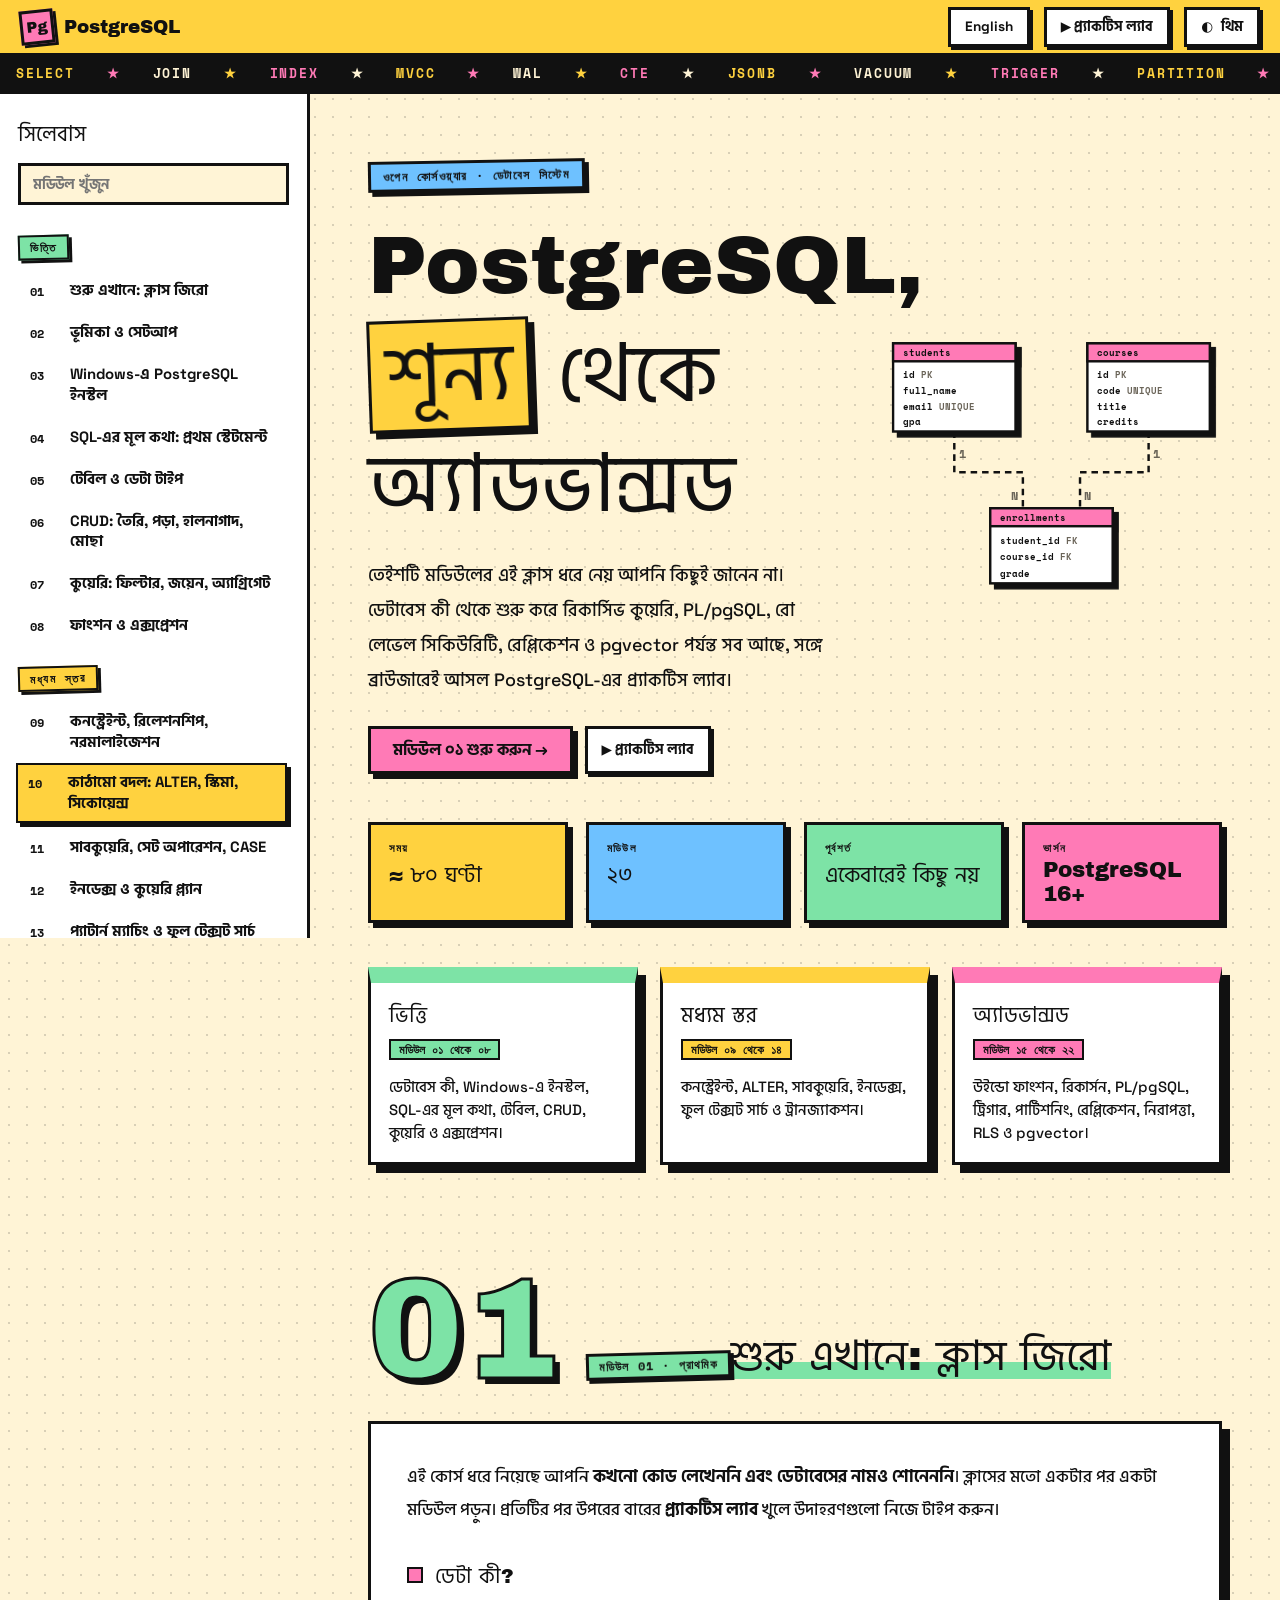
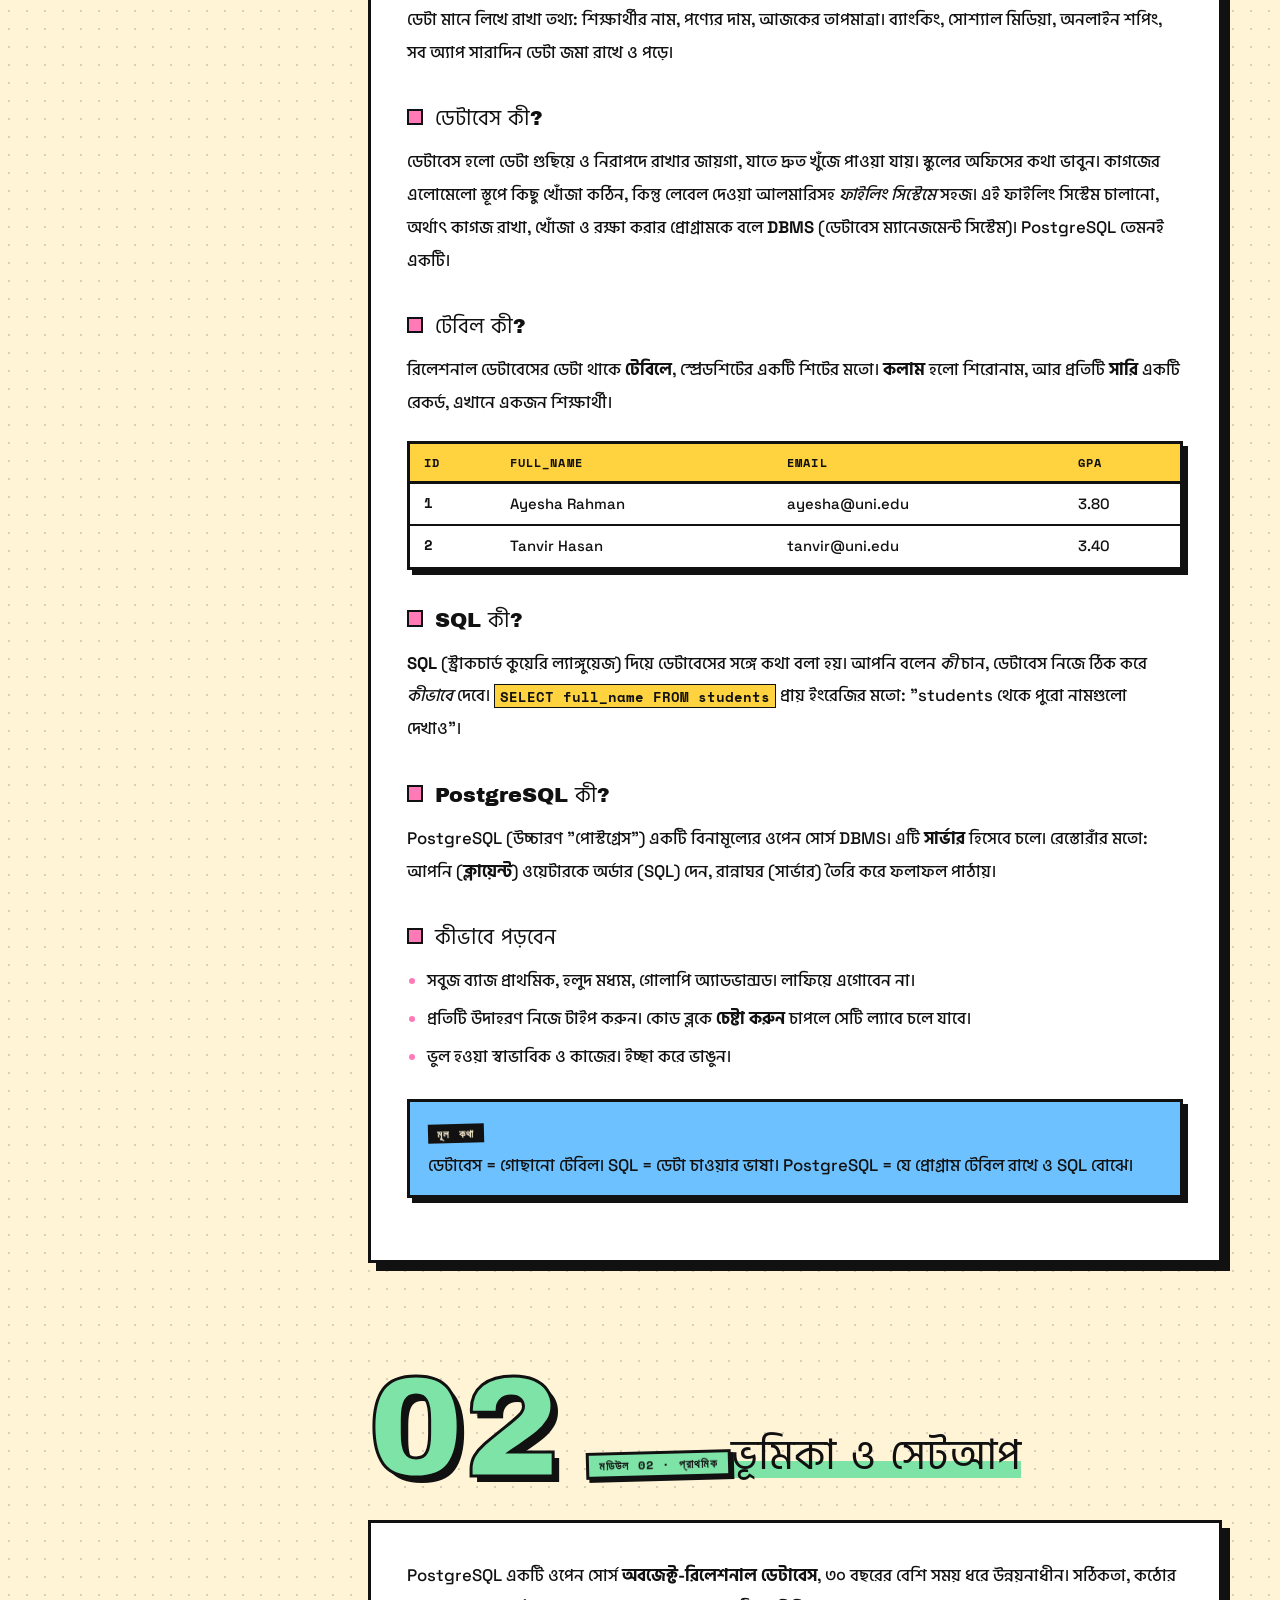
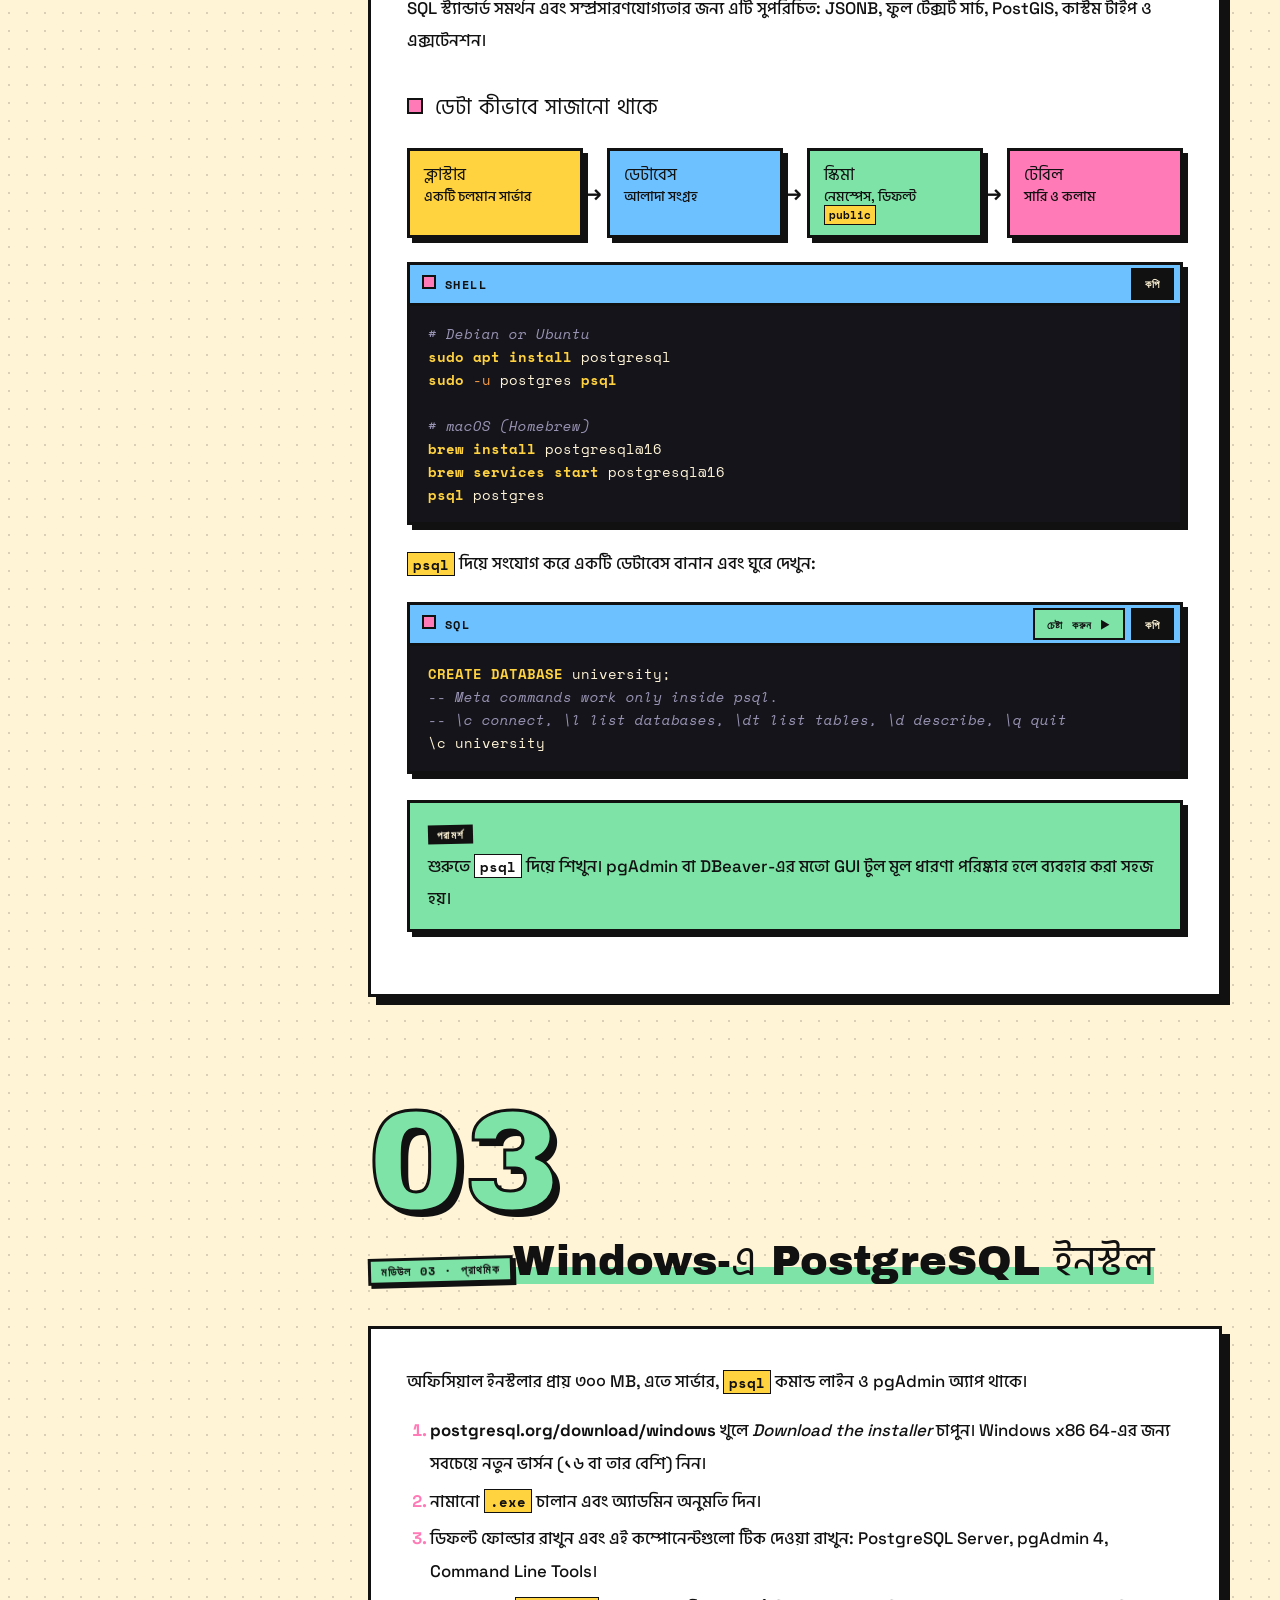
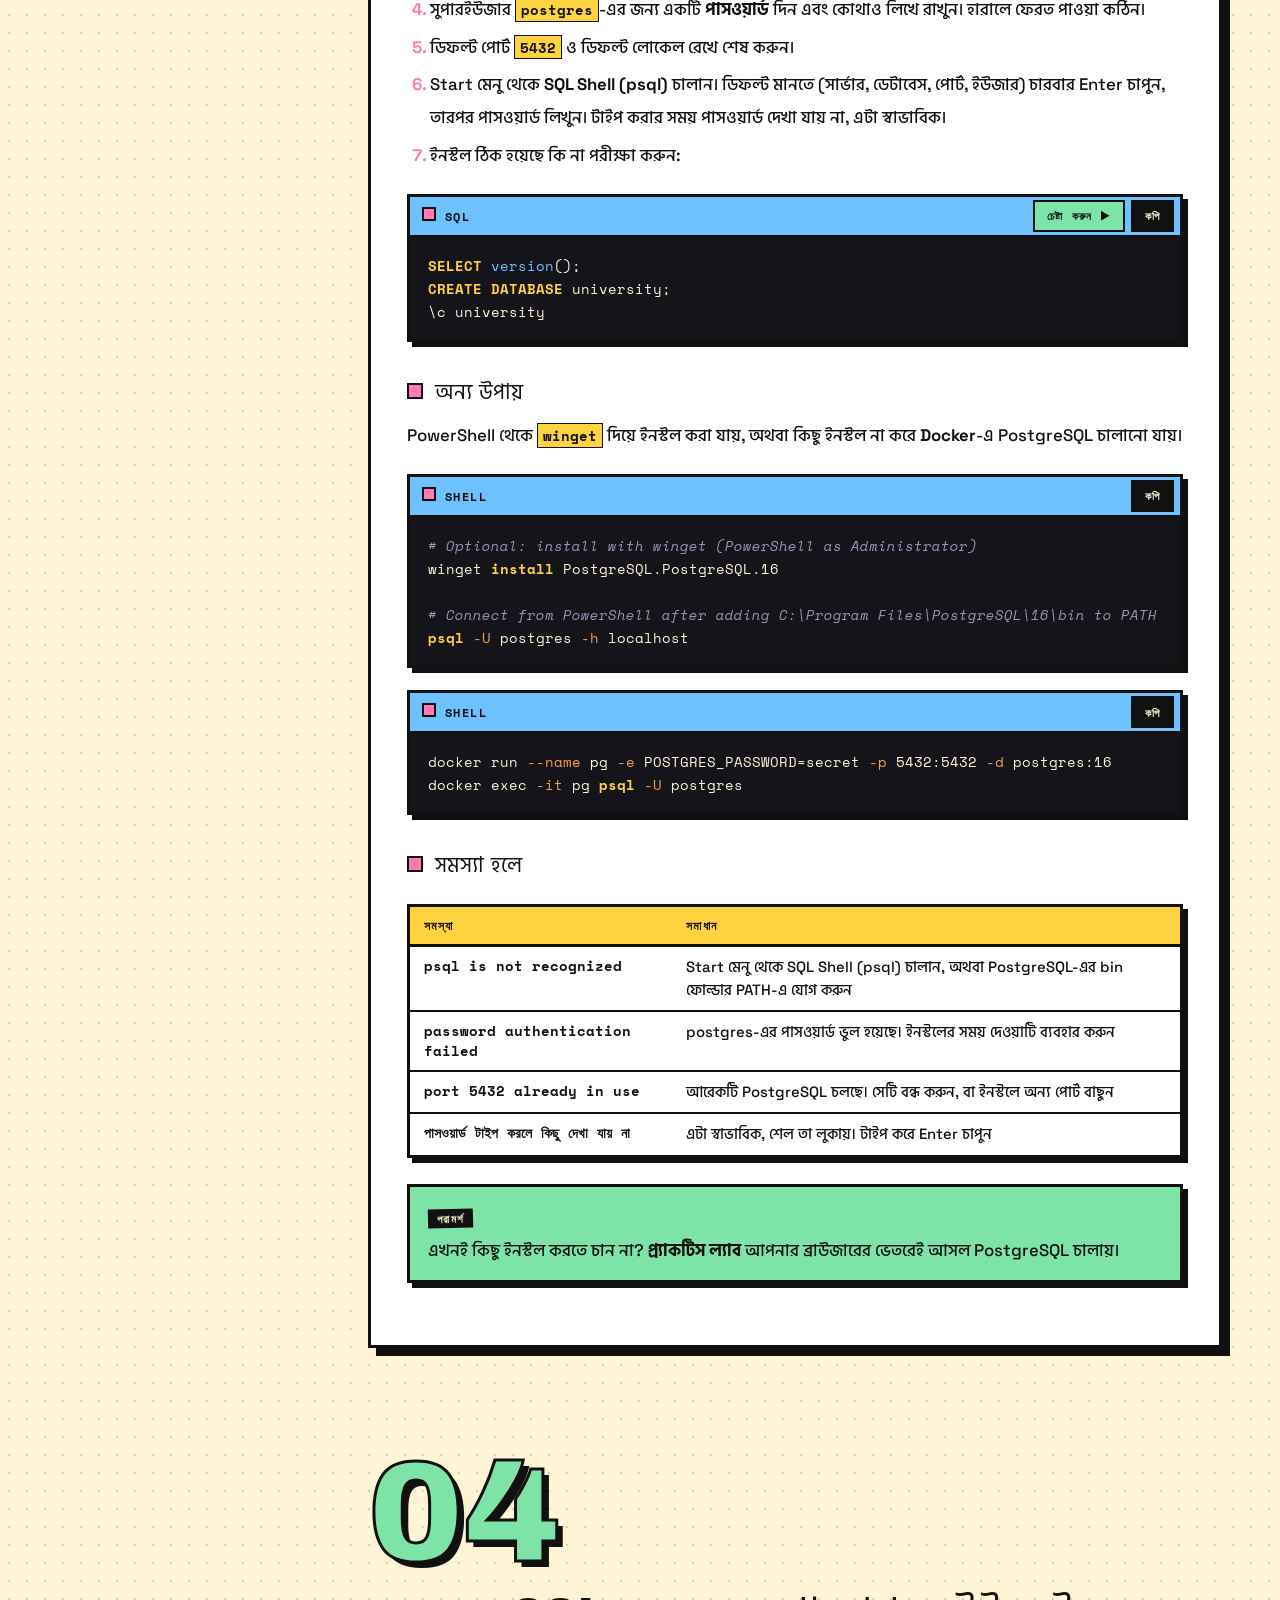
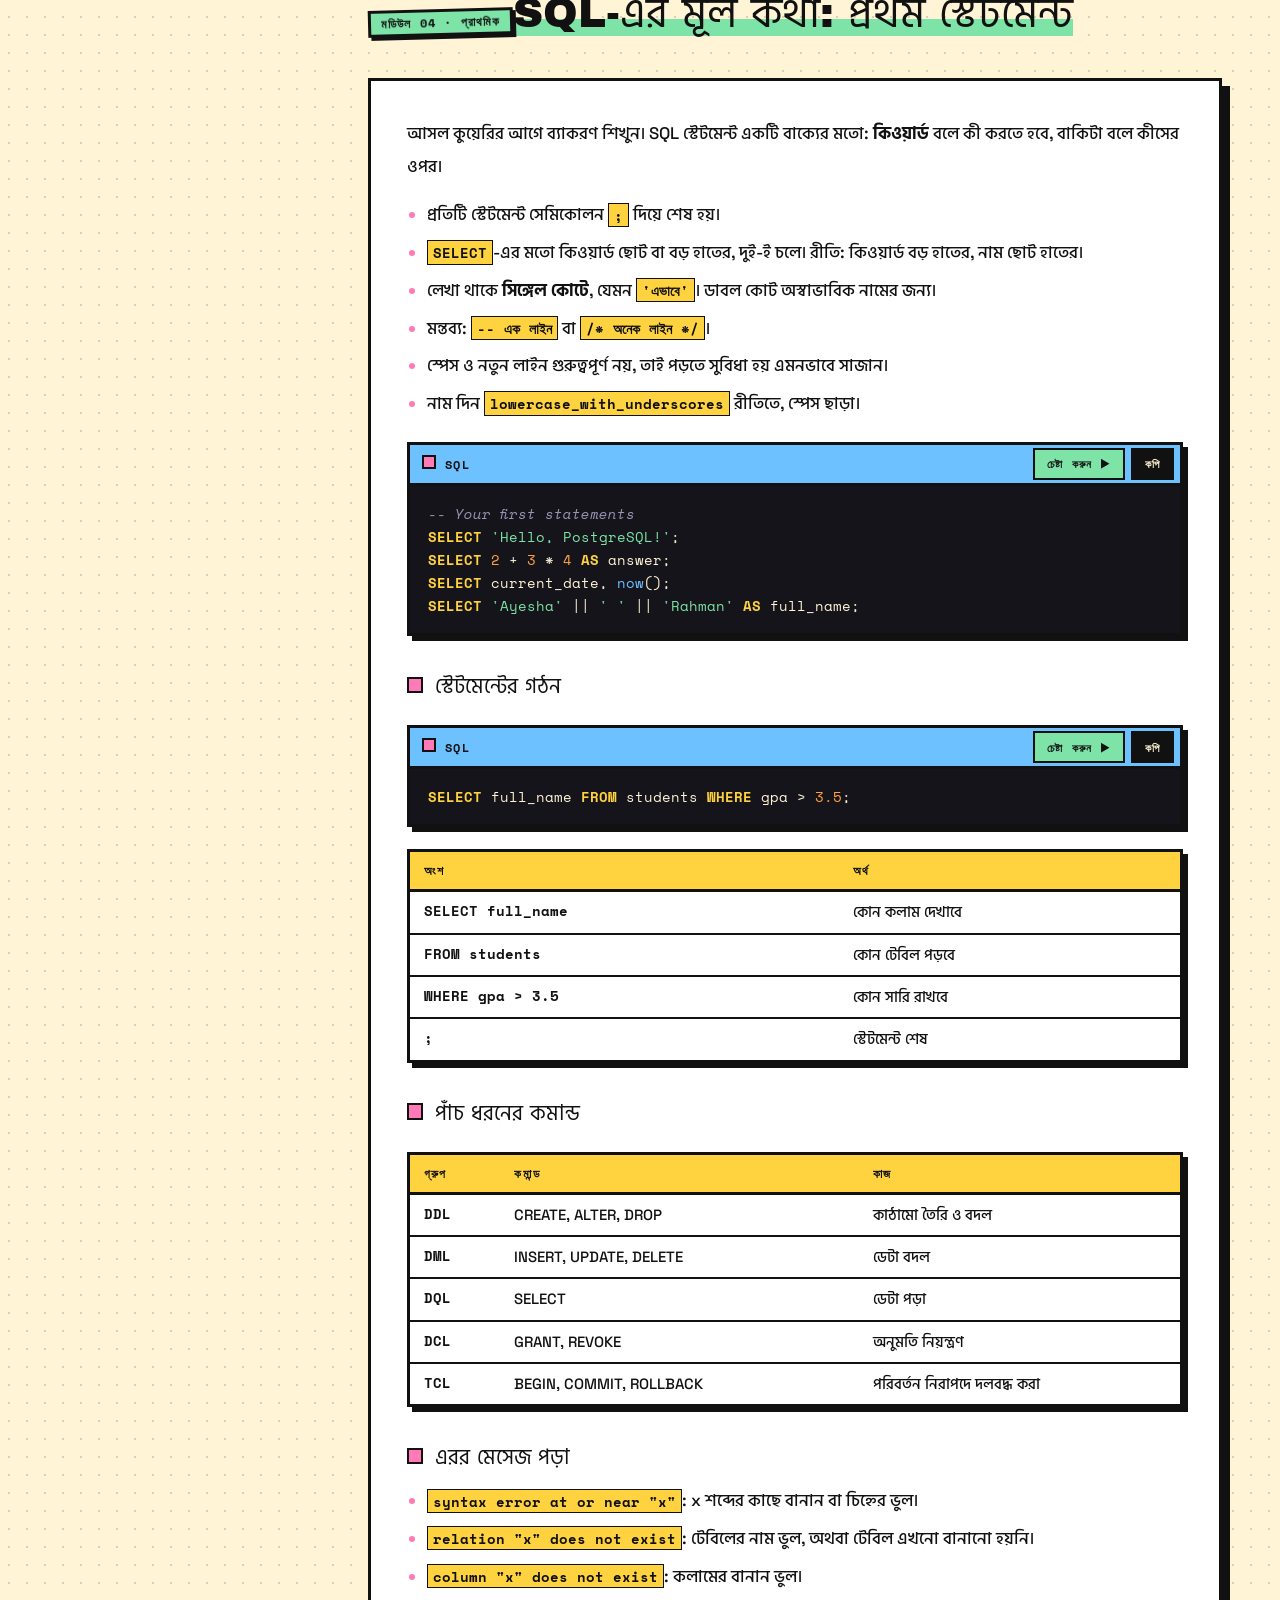
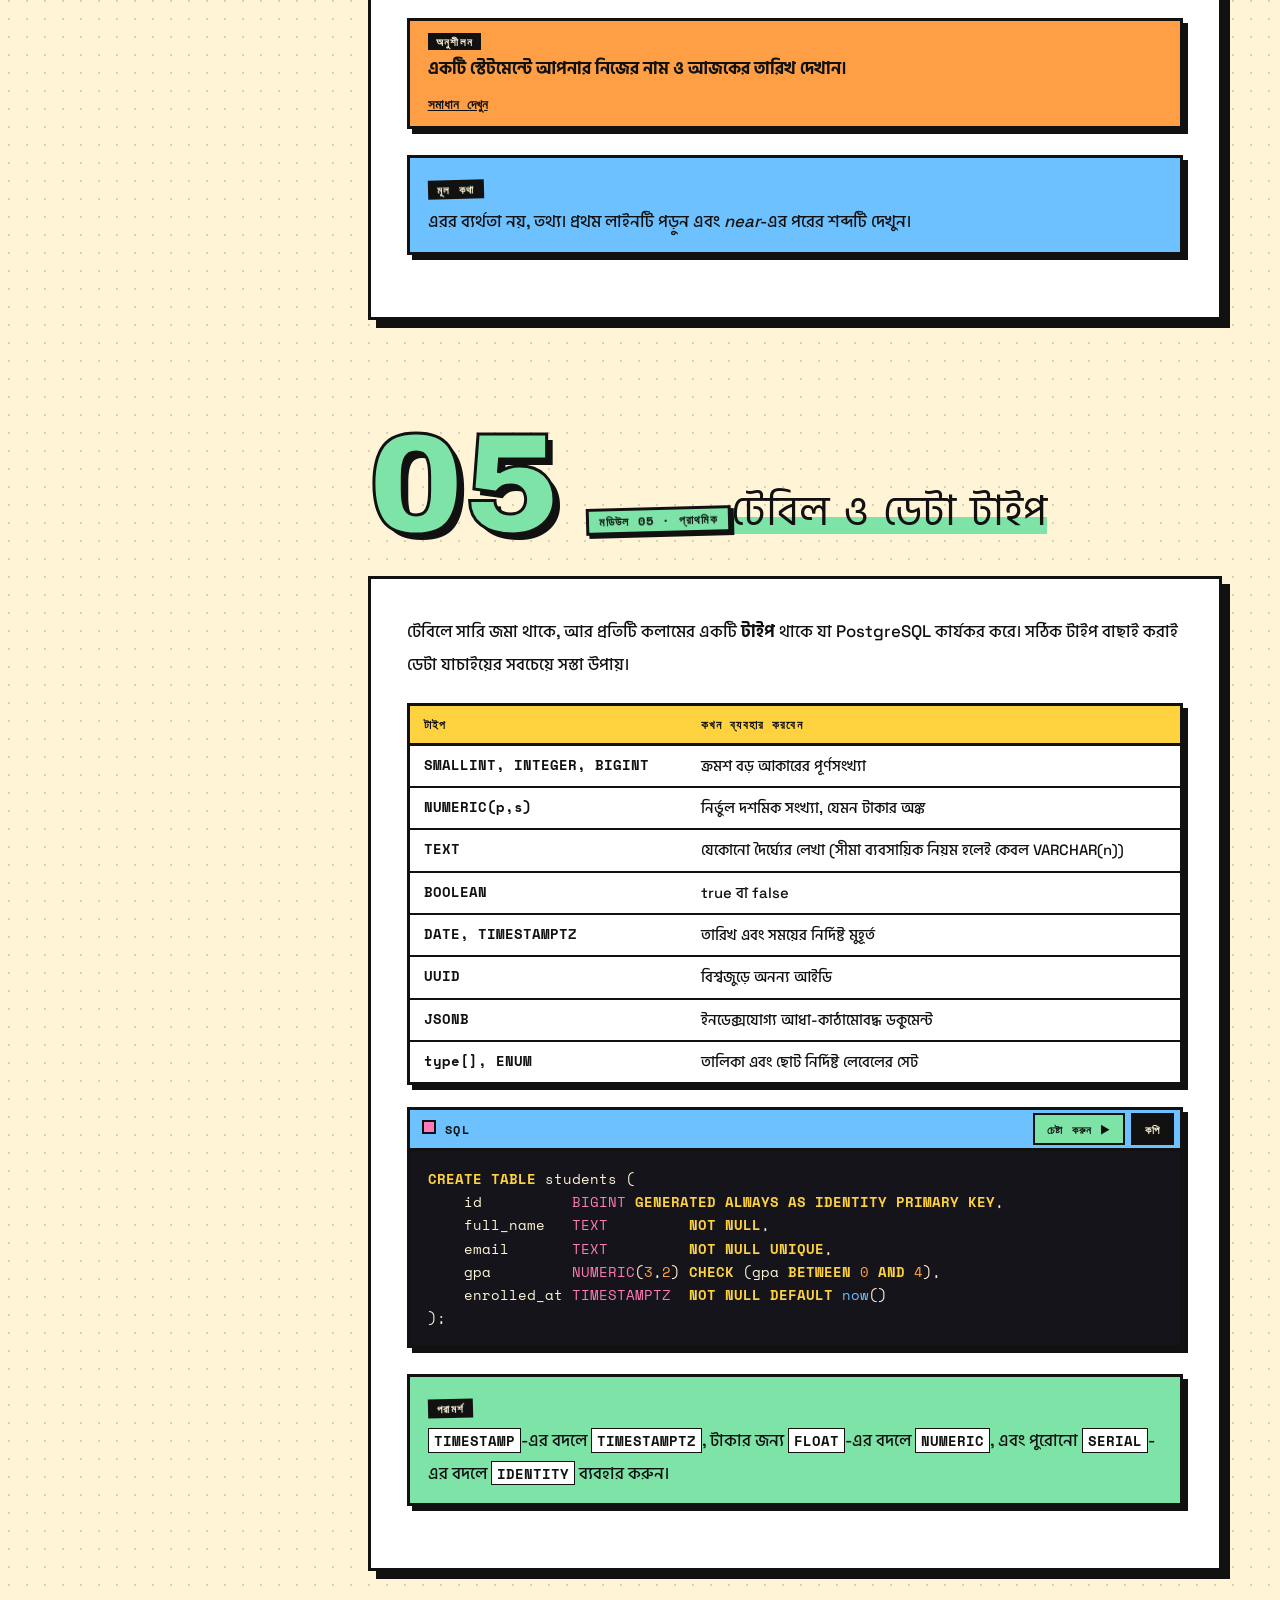
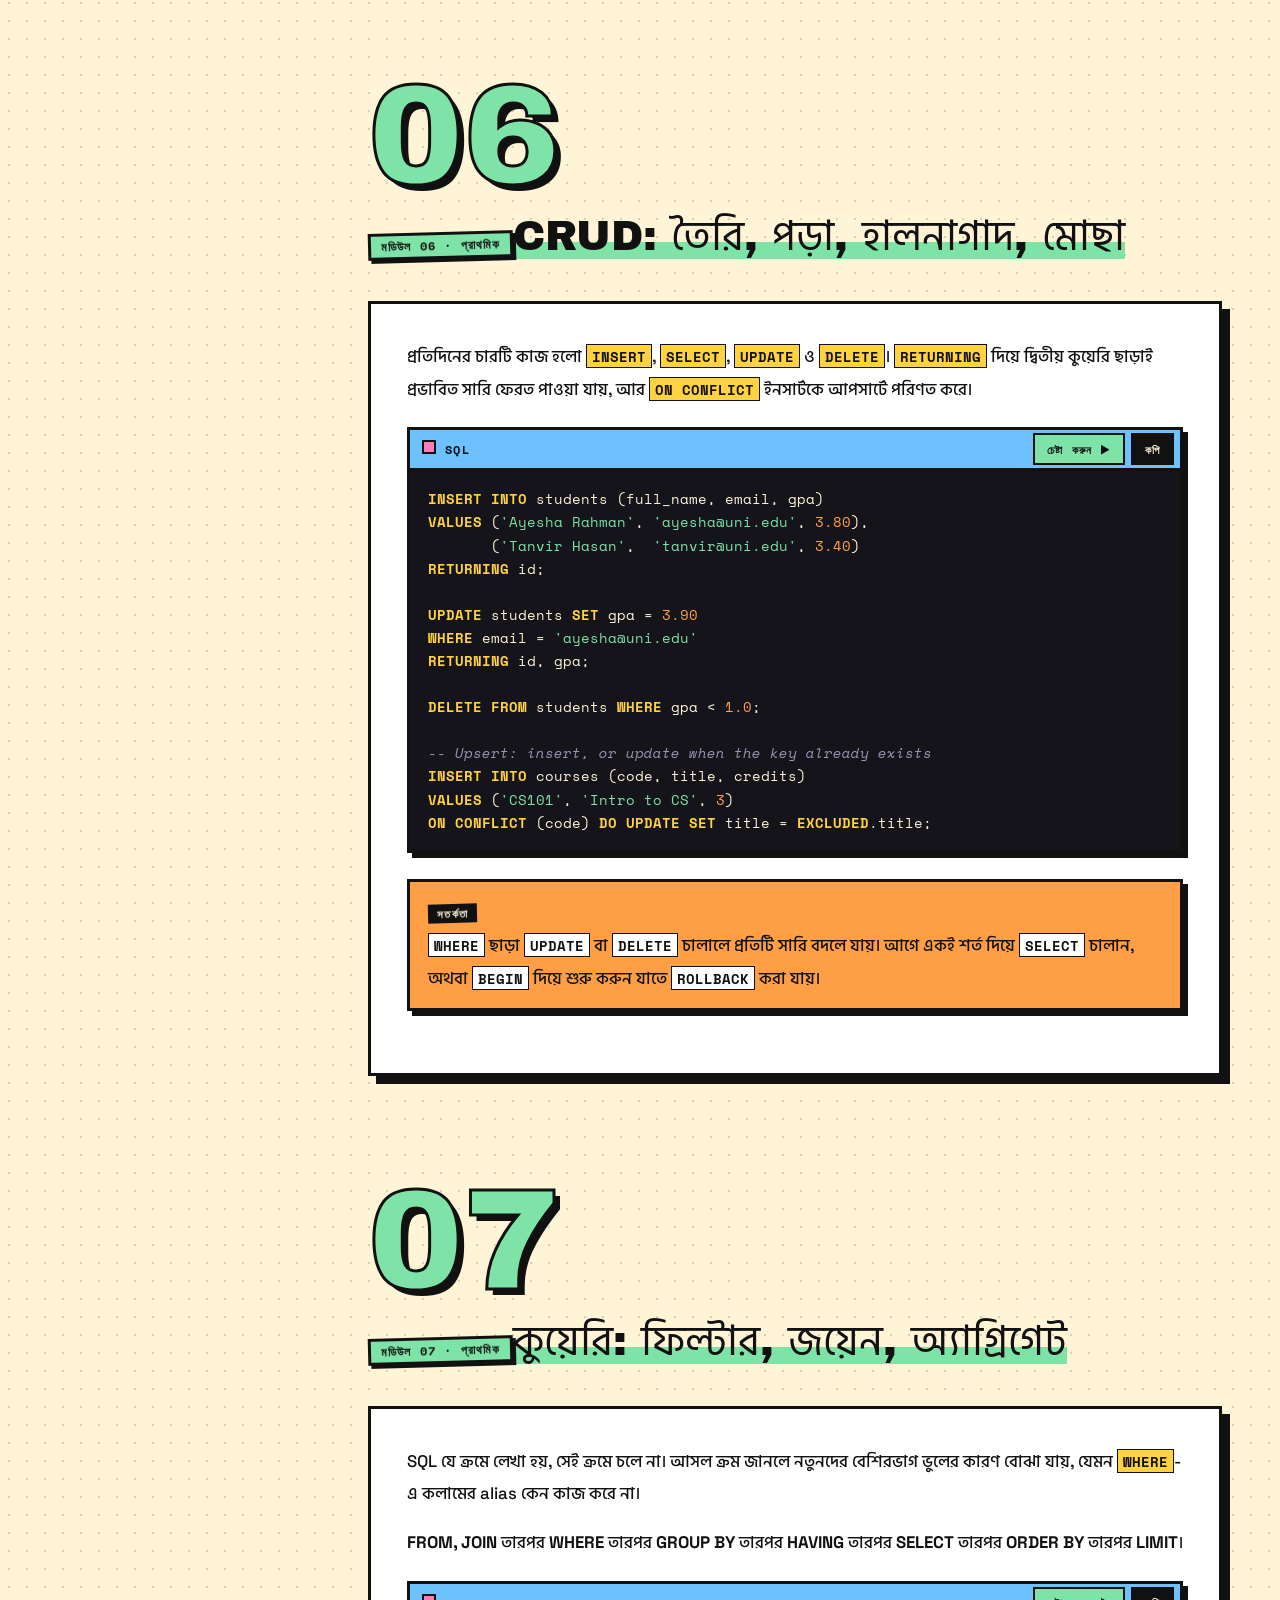
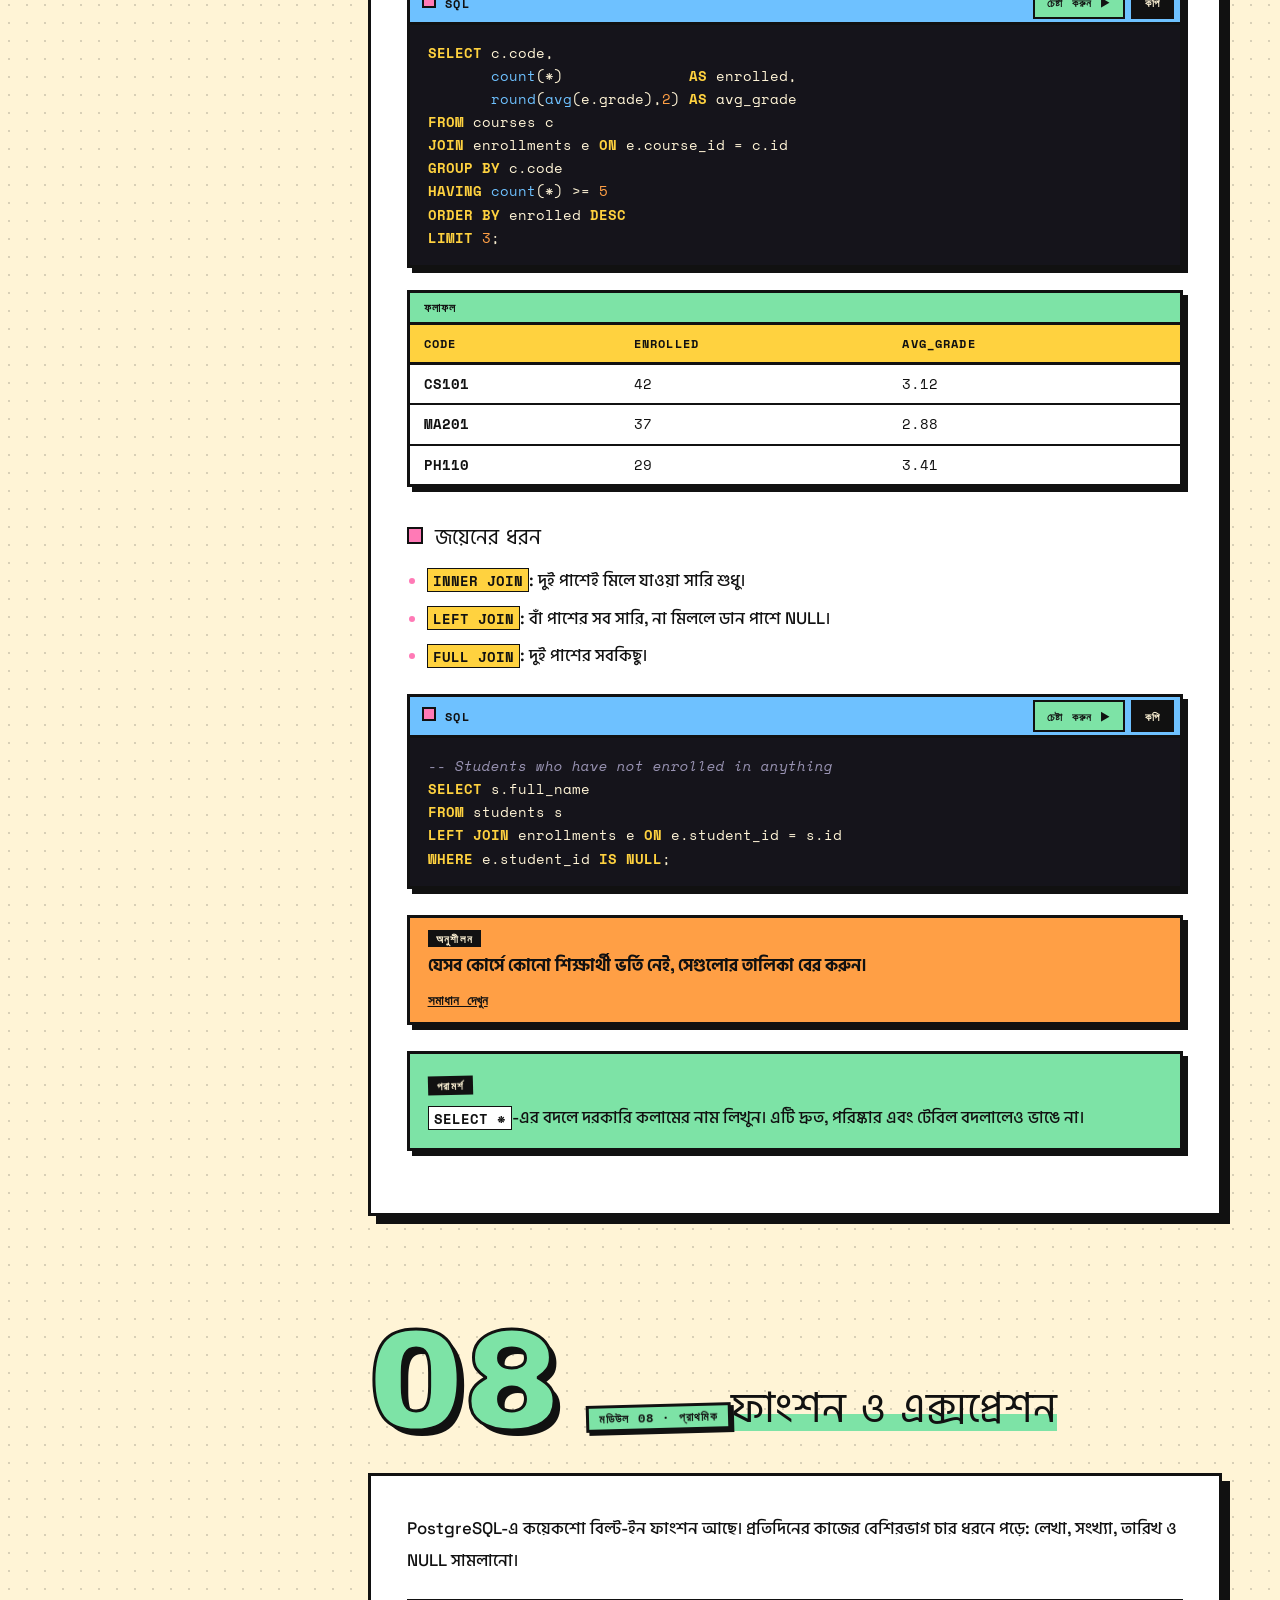
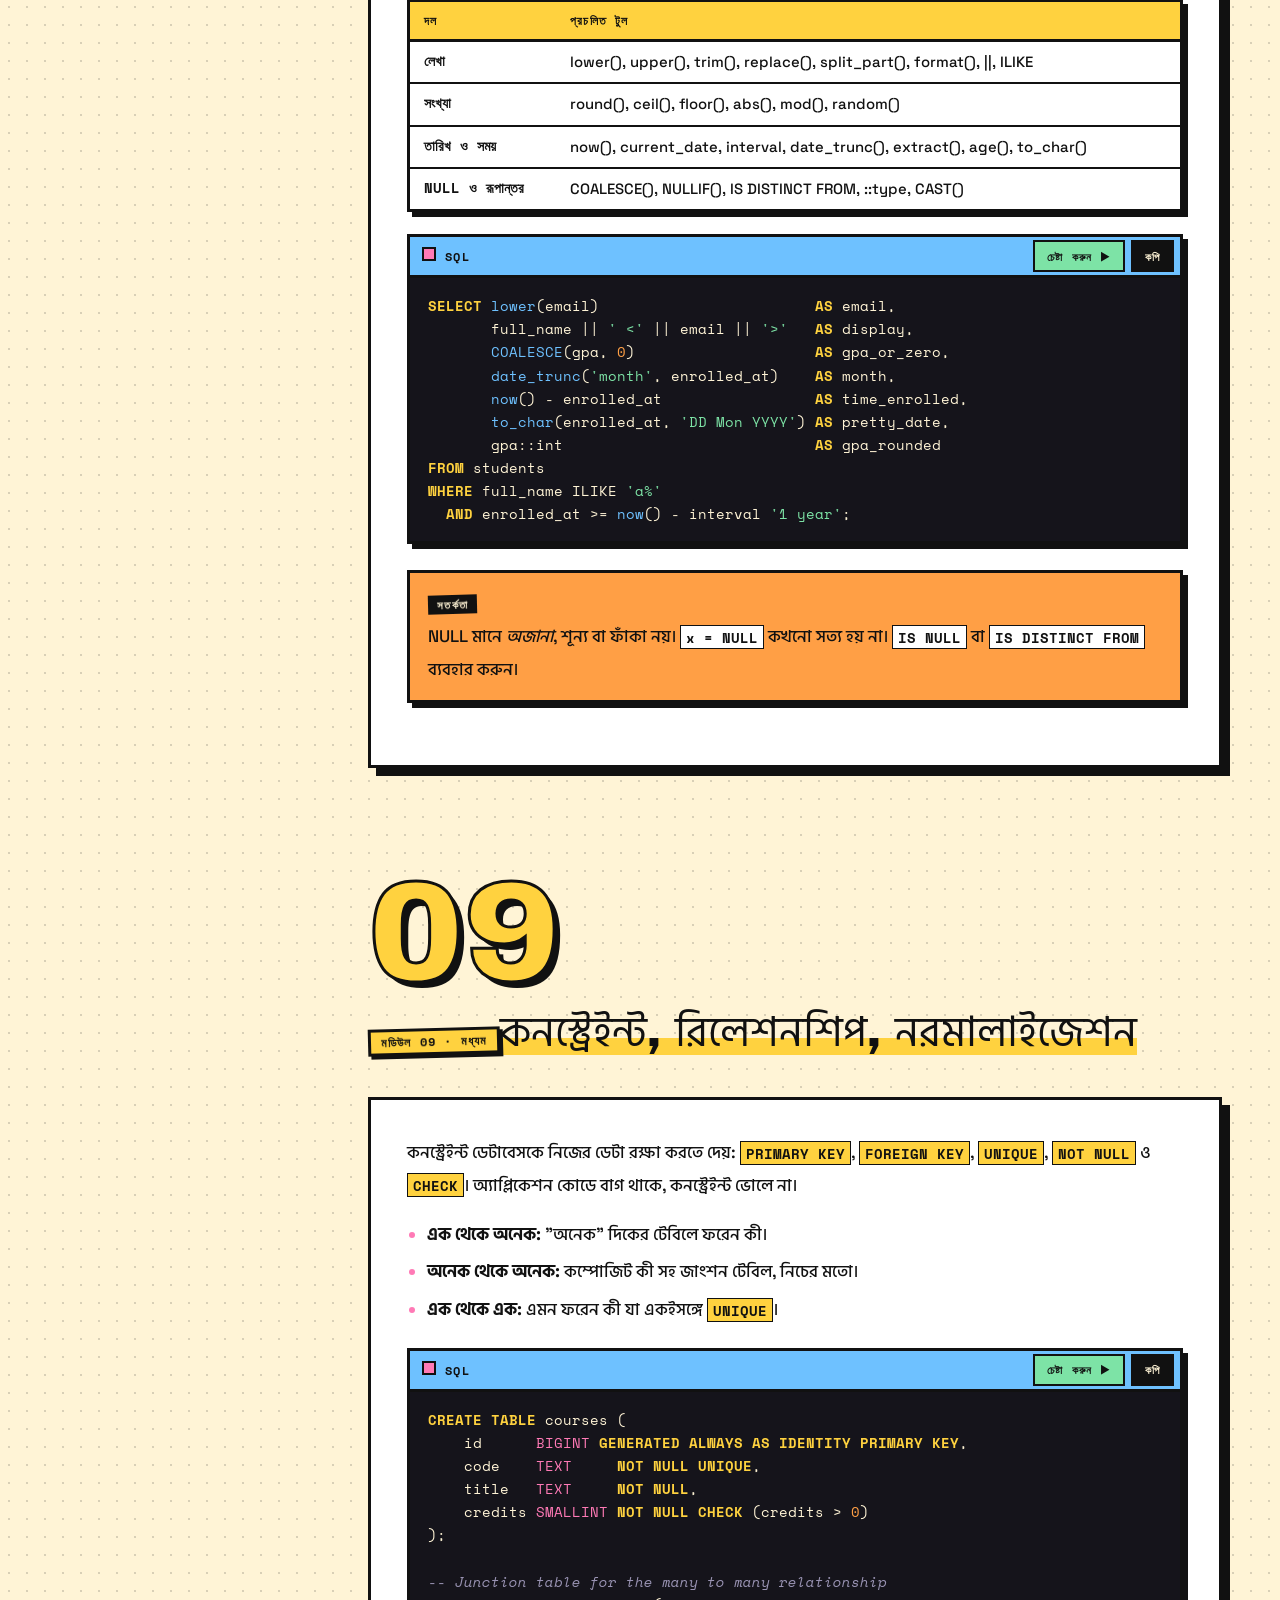
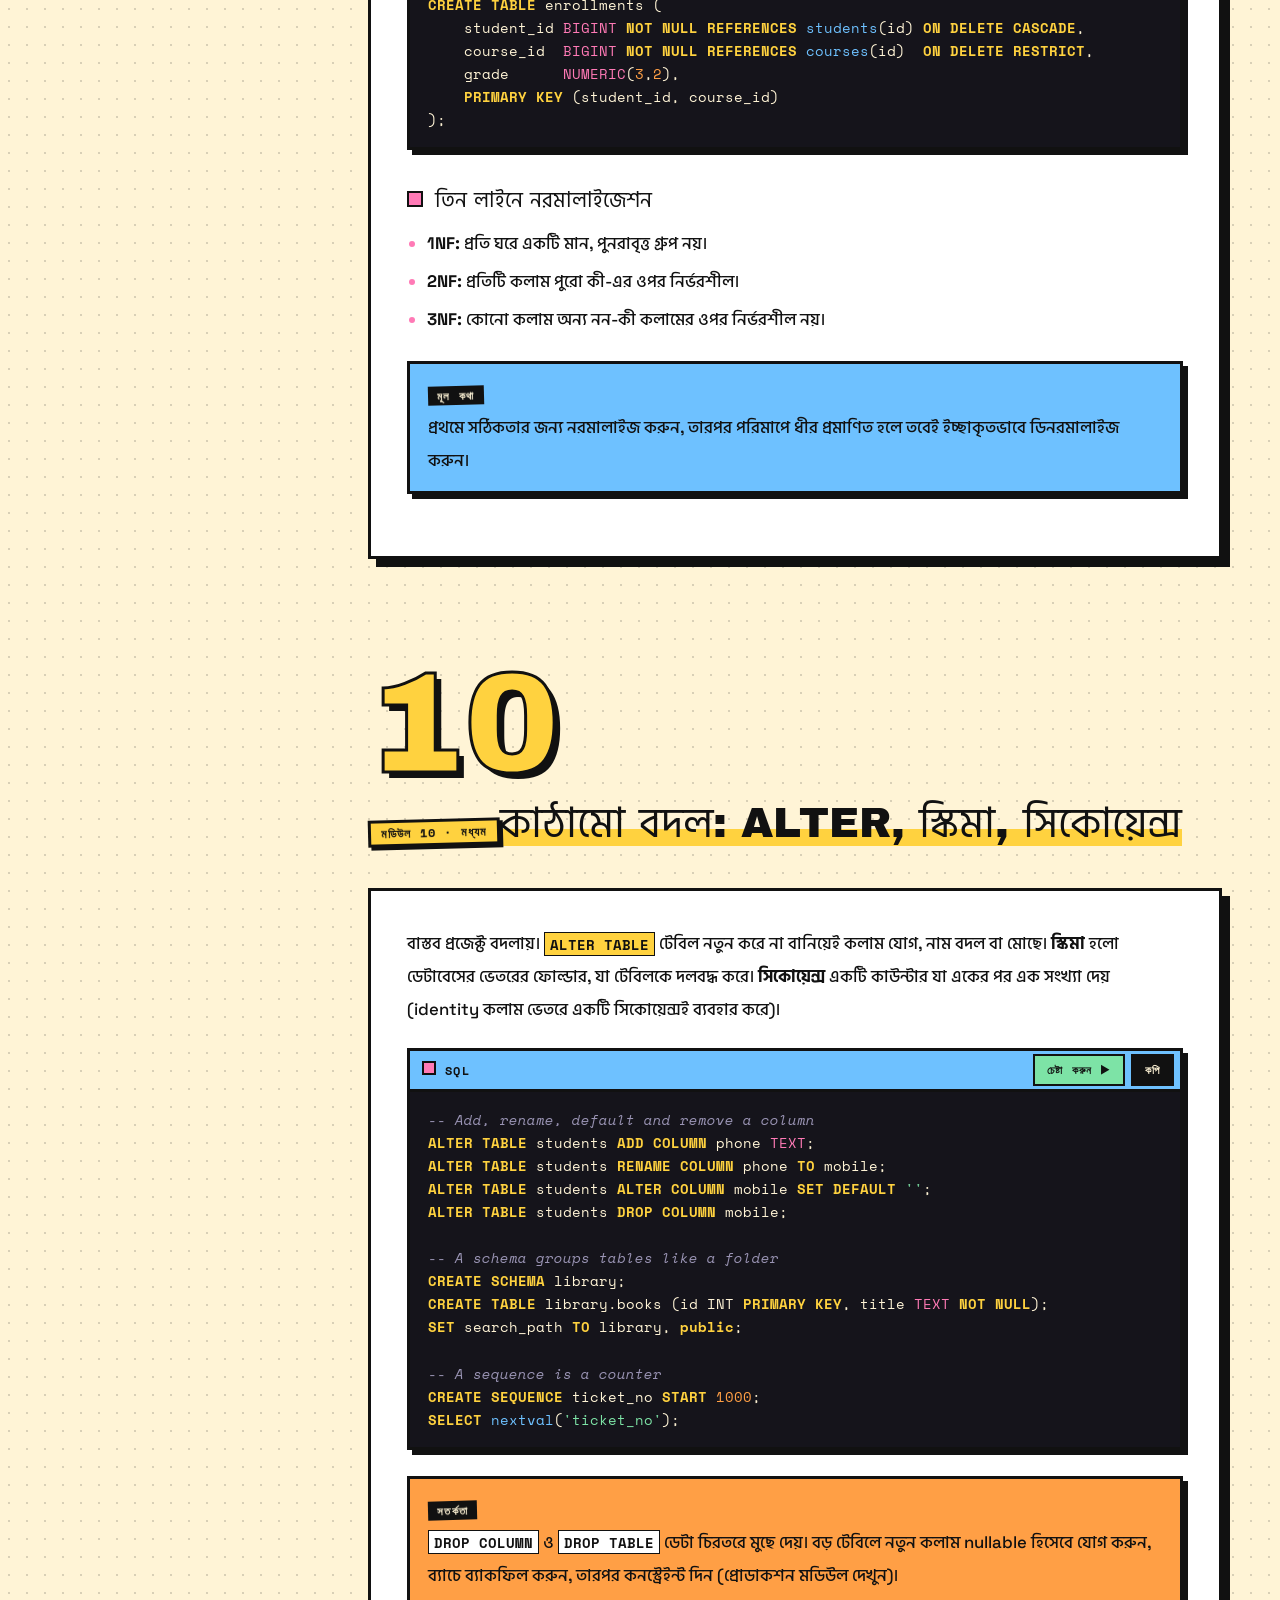
<file: bn.html>
<!DOCTYPE html>
<html lang="bn" data-copied="কপি হয়েছে">
<head>
<meta charset="utf-8">
<meta name="viewport" content="width=device-width, initial-scale=1">
<title>PostgreSQL, শূন্য থেকে অ্যাডভান্সড</title>
<meta name="description" content="তেইশটি মডিউলের এই ক্লাস ধরে নেয় আপনি কিছুই জানেন না। ডেটাবেস কী থেকে শুরু করে রিকার্সিভ কুয়েরি, PL/pgSQL, রো লেভেল সিকিউরিটি, রেপ্লিকেশন ও pgvector পর্যন্ত সব আছে, সঙ্গে ব্রাউজারেই আসল PostgreSQL-এর প্র্যাকটিস ল্যাব।">
<script src="assets/theme.js"></script>
<link rel="preconnect" href="https://fonts.googleapis.com"><link rel="preconnect" href="https://fonts.gstatic.com" crossorigin>
<link rel="stylesheet" href="https://fonts.googleapis.com/css2?family=Archivo+Black&family=Hind+Siliguri:wght@500;700&family=Space+Grotesk:wght@500;700&family=Space+Mono:wght@400;700&display=swap">
<link rel="stylesheet" href="assets/style.css">
<noscript><style>.reveal{opacity:1;transform:none}</style></noscript>
</head>
<body>
<div class="progress" aria-hidden="true"></div>
<header class="topbar">
  <button class="btn" id="menu" type="button" aria-label="মেনু">☰</button>
  <a class="brand" href="#top"><span class="mark">Pg</span><span>PostgreSQL</span></a>
  <span class="spacer"></span>
  <a class="btn" href="index.html" hreflang="en">English</a>
  <button class="btn" id="lab-open" type="button">▶ প্র্যাকটিস ল্যাব</button>
  <button class="btn" id="theme" type="button" aria-label="থিম">◐<span class="lbl">থিম</span></button>
</header>
<div class="ticker" aria-hidden="true"><div><span>SELECT</span><span>★</span><span>JOIN</span><span>★</span><span>INDEX</span><span>★</span><span>MVCC</span><span>★</span><span>WAL</span><span>★</span><span>CTE</span><span>★</span><span>JSONB</span><span>★</span><span>VACUUM</span><span>★</span><span>TRIGGER</span><span>★</span><span>PARTITION</span><span>★</span><span>EXPLAIN</span><span>★</span><span>COMMIT</span><span>★</span><span>SELECT</span><span>★</span><span>JOIN</span><span>★</span><span>INDEX</span><span>★</span><span>MVCC</span><span>★</span><span>WAL</span><span>★</span><span>CTE</span><span>★</span><span>JSONB</span><span>★</span><span>VACUUM</span><span>★</span><span>TRIGGER</span><span>★</span><span>PARTITION</span><span>★</span><span>EXPLAIN</span><span>★</span><span>COMMIT</span><span>★</span></div></div>
<div class="scrim"></div>
<div class="shell">
<nav class="syllabus" aria-label="সিলেবাস">
  <h2>সিলেবাস</h2>
  <input class="search" id="q" type="search" placeholder="মডিউল খুঁজুন" aria-label="মডিউল খুঁজুন">
  <div class="group lv-b">ভিত্তি</div><ol class="lv-b"><li><a href="#m01"><b>01</b><span>শুরু এখানে: ক্লাস জিরো</span></a></li><li><a href="#m02"><b>02</b><span>ভূমিকা ও সেটআপ</span></a></li><li><a href="#m03"><b>03</b><span>Windows-এ PostgreSQL ইনস্টল</span></a></li><li><a href="#m04"><b>04</b><span>SQL-এর মূল কথা: প্রথম স্টেটমেন্ট</span></a></li><li><a href="#m05"><b>05</b><span>টেবিল ও ডেটা টাইপ</span></a></li><li><a href="#m06"><b>06</b><span>CRUD: তৈরি, পড়া, হালনাগাদ, মোছা</span></a></li><li><a href="#m07"><b>07</b><span>কুয়েরি: ফিল্টার, জয়েন, অ্যাগ্রিগেট</span></a></li><li><a href="#m08"><b>08</b><span>ফাংশন ও এক্সপ্রেশন</span></a></li></ol><div class="group lv-i">মধ্যম স্তর</div><ol class="lv-i"><li><a href="#m09"><b>09</b><span>কনস্ট্রেইন্ট, রিলেশনশিপ, নরমালাইজেশন</span></a></li><li><a href="#m10"><b>10</b><span>কাঠামো বদল: ALTER, স্কিমা, সিকোয়েন্স</span></a></li><li><a href="#m11"><b>11</b><span>সাবকুয়েরি, সেট অপারেশন, CASE</span></a></li><li><a href="#m12"><b>12</b><span>ইনডেক্স ও কুয়েরি প্ল্যান</span></a></li><li><a href="#m13"><b>13</b><span>প্যাটার্ন ম্যাচিং ও ফুল টেক্সট সার্চ</span></a></li><li><a href="#m14"><b>14</b><span>ট্রানজ্যাকশন, MVCC ও লকিং</span></a></li></ol><div class="group lv-a">অ্যাডভান্সড</div><ol class="lv-a"><li><a href="#m15"><b>15</b><span>অ্যাডভান্সড SQL: CTE, উইন্ডো, JSONB, ভিউ</span></a></li><li><a href="#m16"><b>16</b><span>রিকার্সিভ কুয়েরি ও হায়ারার্কি</span></a></li><li><a href="#m17"><b>17</b><span>PL/pgSQL প্রোগ্রামিং</span></a></li><li><a href="#m18"><b>18</b><span>ফাংশন, ট্রিগার, পার্টিশনিং</span></a></li><li><a href="#m19"><b>19</b><span>রেপ্লিকেশন, এক্সটেনশন, টিউনিং</span></a></li><li><a href="#m20"><b>20</b><span>নিরাপত্তা, ব্যাকআপ ও প্রোডাকশন</span></a></li><li><a href="#m21"><b>21</b><span>রো লেভেল সিকিউরিটি</span></a></li><li><a href="#m22"><b>22</b><span>আধুনিক PostgreSQL: Docker Compose ও pgvector</span></a></li></ol><div class="group lv-r">রেফারেন্স</div><ol class="lv-r"><li><a href="#m23"><b>23</b><span>চিট শিট, শব্দকোষ, পরের ধাপ</span></a></li></ol>
</nav>
<main id="top">
  <section class="hero">
    <div>
      <div class="eyebrow">ওপেন কোর্সওয়্যার · ডেটাবেস সিস্টেম</div>
      <h1>PostgreSQL,<br><em>শূন্য</em> থেকে অ্যাডভান্সড</h1>
      <p class="lead">তেইশটি মডিউলের এই ক্লাস ধরে নেয় আপনি কিছুই জানেন না। ডেটাবেস কী থেকে শুরু করে রিকার্সিভ কুয়েরি, PL/pgSQL, রো লেভেল সিকিউরিটি, রেপ্লিকেশন ও pgvector পর্যন্ত সব আছে, সঙ্গে ব্রাউজারেই আসল PostgreSQL-এর প্র্যাকটিস ল্যাব।</p>
      <div class="cta"><a class="btn primary" href="#m01">মডিউল ০১ শুরু করুন →</a><button class="btn" id="lab-open2" type="button">▶ প্র্যাকটিস ল্যাব</button></div>
    </div>
    <svg class="schema" viewBox="0 0 420 340" role="img" aria-label="students and courses linked by enrollments">
<path class="ln" d="M91 128 V178 H175 V222"/><path class="ln" d="M329 128 V178 H245 V222"/>
<text x="97" y="160" class="mu">1</text><text x="160" y="212" class="mu">N</text><text x="335" y="160" class="mu">1</text><text x="250" y="212" class="mu">N</text>
<g class="t"><rect class="tb" x="16" y="20" width="150" height="108" rx="8"/><rect class="th" x="16" y="20" width="150" height="22"/><text class="hd" x="28" y="36">students</text><text x="28" y="62">id <tspan class="mu">PK</tspan></text><text x="28" y="82">full_name</text><text x="28" y="102">email <tspan class="mu">UNIQUE</tspan></text><text x="28" y="120">gpa</text></g>
<g class="t"><rect class="tb" x="254" y="20" width="150" height="108" rx="8"/><rect class="th" x="254" y="20" width="150" height="22"/><text class="hd" x="266" y="36">courses</text><text x="266" y="62">id <tspan class="mu">PK</tspan></text><text x="266" y="82">code <tspan class="mu">UNIQUE</tspan></text><text x="266" y="102">title</text><text x="266" y="120">credits</text></g>
<g class="t"><rect class="tb" x="135" y="222" width="150" height="92" rx="8"/><rect class="th" x="135" y="222" width="150" height="22"/><text class="hd" x="147" y="238">enrollments</text><text x="147" y="266">student_id <tspan class="mu">FK</tspan></text><text x="147" y="286">course_id <tspan class="mu">FK</tspan></text><text x="147" y="306">grade</text></g>
</svg>
  </section>
  <dl class="meta"><div><dt>সময়</dt><dd>≈ ৮০ ঘণ্টা</dd></div><div><dt>মডিউল</dt><dd>২৩</dd></div><div><dt>পূর্বশর্ত</dt><dd>একেবারেই কিছু নয়</dd></div><div><dt>ভার্সন</dt><dd>PostgreSQL 16+</dd></div></dl>
  <ol class="track"><li class="lv-b"><b>ভিত্তি</b><span>মডিউল ০১ থেকে ০৮</span><p>ডেটাবেস কী, Windows-এ ইনস্টল, SQL-এর মূল কথা, টেবিল, CRUD, কুয়েরি ও এক্সপ্রেশন।</p></li><li class="lv-i"><b>মধ্যম স্তর</b><span>মডিউল ০৯ থেকে ১৪</span><p>কনস্ট্রেইন্ট, ALTER, সাবকুয়েরি, ইনডেক্স, ফুল টেক্সট সার্চ ও ট্রানজ্যাকশন।</p></li><li class="lv-a"><b>অ্যাডভান্সড</b><span>মডিউল ১৫ থেকে ২২</span><p>উইন্ডো ফাংশন, রিকার্সন, PL/pgSQL, ট্রিগার, পার্টিশনিং, রেপ্লিকেশন, নিরাপত্তা, RLS ও pgvector।</p></li></ol>
  <section class="module reveal lv-b" id="m01"><div class="mhead"><span class="num" aria-hidden="true">01</span><div><span class="badge">মডিউল 01 · প্রাথমিক</span><h2>শুরু এখানে: ক্লাস জিরো</h2></div></div><div class="body">
<p>এই কোর্স ধরে নিয়েছে আপনি <strong>কখনো কোড লেখেননি এবং ডেটাবেসের নামও শোনেননি</strong>। ক্লাসের মতো একটার পর একটা মডিউল পড়ুন। প্রতিটির পর উপরের বারের <strong>প্র্যাকটিস ল্যাব</strong> খুলে উদাহরণগুলো নিজে টাইপ করুন।</p>
<h3>ডেটা কী?</h3>
<p>ডেটা মানে লিখে রাখা তথ্য: শিক্ষার্থীর নাম, পণ্যের দাম, আজকের তাপমাত্রা। ব্যাংকিং, সোশ্যাল মিডিয়া, অনলাইন শপিং, সব অ্যাপ সারাদিন ডেটা জমা রাখে ও পড়ে।</p>
<h3>ডেটাবেস কী?</h3>
<p>ডেটাবেস হলো ডেটা গুছিয়ে ও নিরাপদে রাখার জায়গা, যাতে দ্রুত খুঁজে পাওয়া যায়। স্কুলের অফিসের কথা ভাবুন। কাগজের এলোমেলো স্তূপে কিছু খোঁজা কঠিন, কিন্তু লেবেল দেওয়া আলমারিসহ <em>ফাইলিং সিস্টেমে</em> সহজ। এই ফাইলিং সিস্টেম চালানো, অর্থাৎ কাগজ রাখা, খোঁজা ও রক্ষা করার প্রোগ্রামকে বলে <strong>DBMS</strong> (ডেটাবেস ম্যানেজমেন্ট সিস্টেম)। PostgreSQL তেমনই একটি।</p>
<h3>টেবিল কী?</h3>
<p>রিলেশনাল ডেটাবেসের ডেটা থাকে <strong>টেবিলে</strong>, স্প্রেডশিটের একটি শিটের মতো। <strong>কলাম</strong> হলো শিরোনাম, আর প্রতিটি <strong>সারি</strong> একটি রেকর্ড, এখানে একজন শিক্ষার্থী।</p>
<div class="tbl"><table><thead><tr><th>id</th><th>full_name</th><th>email</th><th>gpa</th></tr></thead><tbody><tr><td>1</td><td>Ayesha Rahman</td><td>ayesha@uni.edu</td><td>3.80</td></tr><tr><td>2</td><td>Tanvir Hasan</td><td>tanvir@uni.edu</td><td>3.40</td></tr></tbody></table></div>
<h3>SQL কী?</h3>
<p><strong>SQL</strong> (স্ট্রাকচার্ড কুয়েরি ল্যাঙ্গুয়েজ) দিয়ে ডেটাবেসের সঙ্গে কথা বলা হয়। আপনি বলেন <em>কী</em> চান, ডেটাবেস নিজে ঠিক করে <em>কীভাবে</em> দেবে। <code>SELECT full_name FROM students</code> প্রায় ইংরেজির মতো: "students থেকে পুরো নামগুলো দেখাও"।</p>
<h3>PostgreSQL কী?</h3>
<p>PostgreSQL (উচ্চারণ "পোস্টগ্রেস") একটি বিনামূল্যের ওপেন সোর্স DBMS। এটি <strong>সার্ভার</strong> হিসেবে চলে। রেস্তোরাঁর মতো: আপনি (<strong>ক্লায়েন্ট</strong>) ওয়েটারকে অর্ডার (SQL) দেন, রান্নাঘর (সার্ভার) তৈরি করে ফলাফল পাঠায়।</p>
<h3>কীভাবে পড়বেন</h3>
<ul><li>সবুজ ব্যাজ প্রাথমিক, হলুদ মধ্যম, গোলাপি অ্যাডভান্সড। লাফিয়ে এগোবেন না।</li><li>প্রতিটি উদাহরণ নিজে টাইপ করুন। কোড ব্লকে <strong>চেষ্টা করুন</strong> চাপলে সেটি ল্যাবে চলে যাবে।</li><li>ভুল হওয়া স্বাভাবিক ও কাজের। ইচ্ছা করে ভাঙুন।</li></ul>
<aside class="callout take"><b>মূল কথা</b><p>ডেটাবেস = গোছানো টেবিল। SQL = ডেটা চাওয়ার ভাষা। PostgreSQL = যে প্রোগ্রাম টেবিল রাখে ও SQL বোঝে।</p></aside>
</div></section><section class="module reveal lv-b" id="m02"><div class="mhead"><span class="num" aria-hidden="true">02</span><div><span class="badge">মডিউল 02 · প্রাথমিক</span><h2>ভূমিকা ও সেটআপ</h2></div></div><div class="body">
<p>PostgreSQL একটি ওপেন সোর্স <strong>অবজেক্ট-রিলেশনাল ডেটাবেস</strong>, ৩০ বছরের বেশি সময় ধরে উন্নয়নাধীন। সঠিকতা, কঠোর SQL স্ট্যান্ডার্ড সমর্থন এবং সম্প্রসারণযোগ্যতার জন্য এটি সুপরিচিত: JSONB, ফুল টেক্সট সার্চ, PostGIS, কাস্টম টাইপ ও এক্সটেনশন।</p>
<h3>ডেটা কীভাবে সাজানো থাকে</h3>
<ol class="hier"><li><b>ক্লাস্টার</b><span>একটি চলমান সার্ভার</span></li><li><b>ডেটাবেস</b><span>আলাদা সংগ্রহ</span></li><li><b>স্কিমা</b><span>নেমস্পেস, ডিফল্ট <code>public</code></span></li><li><b>টেবিল</b><span>সারি ও কলাম</span></li></ol>
<figure class="code"><figcaption><span>Shell</span><span class="fa"><button class="copy" type="button">কপি</button></span></figcaption><pre><code data-lang="sh"># Debian or Ubuntu
sudo apt install postgresql
sudo -u postgres psql

# macOS (Homebrew)
brew install postgresql@16
brew services start postgresql@16
psql postgres</code></pre></figure>
<p><code>psql</code> দিয়ে সংযোগ করে একটি ডেটাবেস বানান এবং ঘুরে দেখুন:</p>
<figure class="code"><figcaption><span>SQL</span><span class="fa"><button class="tryb" type="button">চেষ্টা করুন ▶</button><button class="copy" type="button">কপি</button></span></figcaption><pre><code data-lang="sql">CREATE DATABASE university;
-- Meta commands work only inside psql.
-- \c connect, \l list databases, \dt list tables, \d describe, \q quit
\c university</code></pre></figure>
<aside class="callout tip"><b>পরামর্শ</b><p>শুরুতে <code>psql</code> দিয়ে শিখুন। pgAdmin বা DBeaver-এর মতো GUI টুল মূল ধারণা পরিষ্কার হলে ব্যবহার করা সহজ হয়।</p></aside>
</div></section><section class="module reveal lv-b" id="m03"><div class="mhead"><span class="num" aria-hidden="true">03</span><div><span class="badge">মডিউল 03 · প্রাথমিক</span><h2>Windows-এ PostgreSQL ইনস্টল</h2></div></div><div class="body">
<p>অফিসিয়াল ইনস্টলার প্রায় ৩০০ MB, এতে সার্ভার, <code>psql</code> কমান্ড লাইন ও pgAdmin অ্যাপ থাকে।</p>
<ol class="plain">
<li><strong>postgresql.org/download/windows</strong> খুলে <em>Download the installer</em> চাপুন। Windows x86 64-এর জন্য সবচেয়ে নতুন ভার্সন (১৬ বা তার বেশি) নিন।</li>
<li>নামানো <code>.exe</code> চালান এবং অ্যাডমিন অনুমতি দিন।</li>
<li>ডিফল্ট ফোল্ডার রাখুন এবং এই কম্পোনেন্টগুলো টিক দেওয়া রাখুন: PostgreSQL Server, pgAdmin 4, Command Line Tools।</li>
<li>সুপারইউজার <code>postgres</code>-এর জন্য একটি <strong>পাসওয়ার্ড</strong> দিন এবং কোথাও লিখে রাখুন। হারালে ফেরত পাওয়া কঠিন।</li>
<li>ডিফল্ট পোর্ট <code>5432</code> ও ডিফল্ট লোকেল রেখে শেষ করুন।</li>
<li>Start মেনু থেকে <strong>SQL Shell (psql)</strong> চালান। ডিফল্ট মানতে (সার্ভার, ডেটাবেস, পোর্ট, ইউজার) চারবার Enter চাপুন, তারপর পাসওয়ার্ড লিখুন। টাইপ করার সময় পাসওয়ার্ড দেখা যায় না, এটা স্বাভাবিক।</li>
<li>ইনস্টল ঠিক হয়েছে কি না পরীক্ষা করুন:</li>
</ol>
<figure class="code"><figcaption><span>SQL</span><span class="fa"><button class="tryb" type="button">চেষ্টা করুন ▶</button><button class="copy" type="button">কপি</button></span></figcaption><pre><code data-lang="sql">SELECT version();
CREATE DATABASE university;
\c university</code></pre></figure>
<h3>অন্য উপায়</h3>
<p>PowerShell থেকে <code>winget</code> দিয়ে ইনস্টল করা যায়, অথবা কিছু ইনস্টল না করে <strong>Docker</strong>-এ PostgreSQL চালানো যায়।</p>
<figure class="code"><figcaption><span>Shell</span><span class="fa"><button class="copy" type="button">কপি</button></span></figcaption><pre><code data-lang="sh"># Optional: install with winget (PowerShell as Administrator)
winget install PostgreSQL.PostgreSQL.16

# Connect from PowerShell after adding C:\Program Files\PostgreSQL\16\bin to PATH
psql -U postgres -h localhost</code></pre></figure>
<figure class="code"><figcaption><span>Shell</span><span class="fa"><button class="copy" type="button">কপি</button></span></figcaption><pre><code data-lang="sh">docker run --name pg -e POSTGRES_PASSWORD=secret -p 5432:5432 -d postgres:16
docker exec -it pg psql -U postgres</code></pre></figure>
<h3>সমস্যা হলে</h3>
<div class="tbl"><table><thead><tr><th>সমস্যা</th><th>সমাধান</th></tr></thead><tbody><tr><td>psql is not recognized</td><td>Start মেনু থেকে SQL Shell (psql) চালান, অথবা PostgreSQL-এর bin ফোল্ডার PATH-এ যোগ করুন</td></tr><tr><td>password authentication failed</td><td>postgres-এর পাসওয়ার্ড ভুল হয়েছে। ইনস্টলের সময় দেওয়াটি ব্যবহার করুন</td></tr><tr><td>port 5432 already in use</td><td>আরেকটি PostgreSQL চলছে। সেটি বন্ধ করুন, বা ইনস্টলে অন্য পোর্ট বাছুন</td></tr><tr><td>পাসওয়ার্ড টাইপ করলে কিছু দেখা যায় না</td><td>এটা স্বাভাবিক, শেল তা লুকায়। টাইপ করে Enter চাপুন</td></tr></tbody></table></div>
<aside class="callout tip"><b>পরামর্শ</b><p>এখনই কিছু ইনস্টল করতে চান না? <strong>প্র্যাকটিস ল্যাব</strong> আপনার ব্রাউজারের ভেতরেই আসল PostgreSQL চালায়।</p></aside>
</div></section><section class="module reveal lv-b" id="m04"><div class="mhead"><span class="num" aria-hidden="true">04</span><div><span class="badge">মডিউল 04 · প্রাথমিক</span><h2>SQL-এর মূল কথা: প্রথম স্টেটমেন্ট</h2></div></div><div class="body">
<p>আসল কুয়েরির আগে ব্যাকরণ শিখুন। SQL স্টেটমেন্ট একটি বাক্যের মতো: <strong>কিওয়ার্ড</strong> বলে কী করতে হবে, বাকিটা বলে কীসের ওপর।</p>
<ul><li>প্রতিটি স্টেটমেন্ট সেমিকোলন <code>;</code> দিয়ে শেষ হয়।</li><li><code>SELECT</code>-এর মতো কিওয়ার্ড ছোট বা বড় হাতের, দুই-ই চলে। রীতি: কিওয়ার্ড বড় হাতের, নাম ছোট হাতের।</li><li>লেখা থাকে <strong>সিঙ্গেল কোটে</strong>, যেমন <code>'এভাবে'</code>। ডাবল কোট অস্বাভাবিক নামের জন্য।</li><li>মন্তব্য: <code>-- এক লাইন</code> বা <code>/* অনেক লাইন */</code>।</li><li>স্পেস ও নতুন লাইন গুরুত্বপূর্ণ নয়, তাই পড়তে সুবিধা হয় এমনভাবে সাজান।</li><li>নাম দিন <code>lowercase_with_underscores</code> রীতিতে, স্পেস ছাড়া।</li></ul>
<figure class="code"><figcaption><span>SQL</span><span class="fa"><button class="tryb" type="button">চেষ্টা করুন ▶</button><button class="copy" type="button">কপি</button></span></figcaption><pre><code data-lang="sql">-- Your first statements
SELECT 'Hello, PostgreSQL!';
SELECT 2 + 3 * 4 AS answer;
SELECT current_date, now();
SELECT 'Ayesha' || ' ' || 'Rahman' AS full_name;</code></pre></figure>
<h3>স্টেটমেন্টের গঠন</h3>
<figure class="code"><figcaption><span>SQL</span><span class="fa"><button class="tryb" type="button">চেষ্টা করুন ▶</button><button class="copy" type="button">কপি</button></span></figcaption><pre><code data-lang="sql">SELECT full_name FROM students WHERE gpa &gt; 3.5;</code></pre></figure>
<div class="tbl"><table><thead><tr><th>অংশ</th><th>অর্থ</th></tr></thead><tbody><tr><td>SELECT full_name</td><td>কোন কলাম দেখাবে</td></tr><tr><td>FROM students</td><td>কোন টেবিল পড়বে</td></tr><tr><td>WHERE gpa > 3.5</td><td>কোন সারি রাখবে</td></tr><tr><td>;</td><td>স্টেটমেন্ট শেষ</td></tr></tbody></table></div>
<h3>পাঁচ ধরনের কমান্ড</h3>
<div class="tbl"><table><thead><tr><th>গ্রুপ</th><th>কমান্ড</th><th>কাজ</th></tr></thead><tbody><tr><td>DDL</td><td>CREATE, ALTER, DROP</td><td>কাঠামো তৈরি ও বদল</td></tr><tr><td>DML</td><td>INSERT, UPDATE, DELETE</td><td>ডেটা বদল</td></tr><tr><td>DQL</td><td>SELECT</td><td>ডেটা পড়া</td></tr><tr><td>DCL</td><td>GRANT, REVOKE</td><td>অনুমতি নিয়ন্ত্রণ</td></tr><tr><td>TCL</td><td>BEGIN, COMMIT, ROLLBACK</td><td>পরিবর্তন নিরাপদে দলবদ্ধ করা</td></tr></tbody></table></div>
<h3>এরর মেসেজ পড়া</h3>
<ul><li><code>syntax error at or near "x"</code>: x শব্দের কাছে বানান বা চিহ্নের ভুল।</li><li><code>relation "x" does not exist</code>: টেবিলের নাম ভুল, অথবা টেবিল এখনো বানানো হয়নি।</li><li><code>column "x" does not exist</code>: কলামের বানান ভুল।</li></ul>
<details class="ex"><summary data-show="সমাধান দেখুন" data-hide="সমাধান লুকান"><small>অনুশীলন</small><span>একটি স্টেটমেন্টে আপনার নিজের নাম ও আজকের তারিখ দেখান।</span></summary><figure class="code"><figcaption><span>SQL</span><span class="fa"><button class="tryb" type="button">চেষ্টা করুন ▶</button><button class="copy" type="button">কপি</button></span></figcaption><pre><code data-lang="sql">SELECT 'Your Name' AS name, current_date AS today;</code></pre></figure></details>
<aside class="callout take"><b>মূল কথা</b><p>এরর ব্যর্থতা নয়, তথ্য। প্রথম লাইনটি পড়ুন এবং <em>near</em>-এর পরের শব্দটি দেখুন।</p></aside>
</div></section><section class="module reveal lv-b" id="m05"><div class="mhead"><span class="num" aria-hidden="true">05</span><div><span class="badge">মডিউল 05 · প্রাথমিক</span><h2>টেবিল ও ডেটা টাইপ</h2></div></div><div class="body">
<p>টেবিলে সারি জমা থাকে, আর প্রতিটি কলামের একটি <strong>টাইপ</strong> থাকে যা PostgreSQL কার্যকর করে। সঠিক টাইপ বাছাই করাই ডেটা যাচাইয়ের সবচেয়ে সস্তা উপায়।</p>
<div class="tbl"><table><thead><tr><th>টাইপ</th><th>কখন ব্যবহার করবেন</th></tr></thead><tbody><tr><td>SMALLINT, INTEGER, BIGINT</td><td>ক্রমশ বড় আকারের পূর্ণসংখ্যা</td></tr><tr><td>NUMERIC(p,s)</td><td>নির্ভুল দশমিক সংখ্যা, যেমন টাকার অঙ্ক</td></tr><tr><td>TEXT</td><td>যেকোনো দৈর্ঘ্যের লেখা (সীমা ব্যবসায়িক নিয়ম হলেই কেবল VARCHAR(n))</td></tr><tr><td>BOOLEAN</td><td>true বা false</td></tr><tr><td>DATE, TIMESTAMPTZ</td><td>তারিখ এবং সময়ের নির্দিষ্ট মুহূর্ত</td></tr><tr><td>UUID</td><td>বিশ্বজুড়ে অনন্য আইডি</td></tr><tr><td>JSONB</td><td>ইনডেক্সযোগ্য আধা-কাঠামোবদ্ধ ডকুমেন্ট</td></tr><tr><td>type[], ENUM</td><td>তালিকা এবং ছোট নির্দিষ্ট লেবেলের সেট</td></tr></tbody></table></div>
<figure class="code"><figcaption><span>SQL</span><span class="fa"><button class="tryb" type="button">চেষ্টা করুন ▶</button><button class="copy" type="button">কপি</button></span></figcaption><pre><code data-lang="sql">CREATE TABLE students (
    id          BIGINT GENERATED ALWAYS AS IDENTITY PRIMARY KEY,
    full_name   TEXT         NOT NULL,
    email       TEXT         NOT NULL UNIQUE,
    gpa         NUMERIC(3,2) CHECK (gpa BETWEEN 0 AND 4),
    enrolled_at TIMESTAMPTZ  NOT NULL DEFAULT now()
);</code></pre></figure>
<aside class="callout tip"><b>পরামর্শ</b><p><code>TIMESTAMP</code>-এর বদলে <code>TIMESTAMPTZ</code>, টাকার জন্য <code>FLOAT</code>-এর বদলে <code>NUMERIC</code>, এবং পুরোনো <code>SERIAL</code>-এর বদলে <code>IDENTITY</code> ব্যবহার করুন।</p></aside>
</div></section><section class="module reveal lv-b" id="m06"><div class="mhead"><span class="num" aria-hidden="true">06</span><div><span class="badge">মডিউল 06 · প্রাথমিক</span><h2>CRUD: তৈরি, পড়া, হালনাগাদ, মোছা</h2></div></div><div class="body">
<p>প্রতিদিনের চারটি কাজ হলো <code>INSERT</code>, <code>SELECT</code>, <code>UPDATE</code> ও <code>DELETE</code>। <code>RETURNING</code> দিয়ে দ্বিতীয় কুয়েরি ছাড়াই প্রভাবিত সারি ফেরত পাওয়া যায়, আর <code>ON CONFLICT</code> ইনসার্টকে আপসার্টে পরিণত করে।</p>
<figure class="code"><figcaption><span>SQL</span><span class="fa"><button class="tryb" type="button">চেষ্টা করুন ▶</button><button class="copy" type="button">কপি</button></span></figcaption><pre><code data-lang="sql">INSERT INTO students (full_name, email, gpa)
VALUES ('Ayesha Rahman', 'ayesha@uni.edu', 3.80),
       ('Tanvir Hasan',  'tanvir@uni.edu', 3.40)
RETURNING id;

UPDATE students SET gpa = 3.90
WHERE email = 'ayesha@uni.edu'
RETURNING id, gpa;

DELETE FROM students WHERE gpa &lt; 1.0;

-- Upsert: insert, or update when the key already exists
INSERT INTO courses (code, title, credits)
VALUES ('CS101', 'Intro to CS', 3)
ON CONFLICT (code) DO UPDATE SET title = EXCLUDED.title;</code></pre></figure>
<aside class="callout warn"><b>সতর্কতা</b><p><code>WHERE</code> ছাড়া <code>UPDATE</code> বা <code>DELETE</code> চালালে প্রতিটি সারি বদলে যায়। আগে একই শর্ত দিয়ে <code>SELECT</code> চালান, অথবা <code>BEGIN</code> দিয়ে শুরু করুন যাতে <code>ROLLBACK</code> করা যায়।</p></aside>
</div></section><section class="module reveal lv-b" id="m07"><div class="mhead"><span class="num" aria-hidden="true">07</span><div><span class="badge">মডিউল 07 · প্রাথমিক</span><h2>কুয়েরি: ফিল্টার, জয়েন, অ্যাগ্রিগেট</h2></div></div><div class="body">
<p>SQL যে ক্রমে লেখা হয়, সেই ক্রমে চলে না। আসল ক্রম জানলে নতুনদের বেশিরভাগ ভুলের কারণ বোঝা যায়, যেমন <code>WHERE</code>-এ কলামের alias কেন কাজ করে না।</p>
<p><strong>FROM, JOIN</strong> তারপর <strong>WHERE</strong> তারপর <strong>GROUP BY</strong> তারপর <strong>HAVING</strong> তারপর <strong>SELECT</strong> তারপর <strong>ORDER BY</strong> তারপর <strong>LIMIT</strong>।</p>
<figure class="code"><figcaption><span>SQL</span><span class="fa"><button class="tryb" type="button">চেষ্টা করুন ▶</button><button class="copy" type="button">কপি</button></span></figcaption><pre><code data-lang="sql">SELECT c.code,
       count(*)              AS enrolled,
       round(avg(e.grade),2) AS avg_grade
FROM courses c
JOIN enrollments e ON e.course_id = c.id
GROUP BY c.code
HAVING count(*) &gt;= 5
ORDER BY enrolled DESC
LIMIT 3;</code></pre></figure>
<div class="tbl res"><table><caption>ফলাফল</caption><thead><tr><th>code</th><th>enrolled</th><th>avg_grade</th></tr></thead><tbody><tr><td>CS101</td><td>42</td><td>3.12</td></tr><tr><td>MA201</td><td>37</td><td>2.88</td></tr><tr><td>PH110</td><td>29</td><td>3.41</td></tr></tbody></table></div>
<h3>জয়েনের ধরন</h3>
<ul><li><code>INNER JOIN</code>: দুই পাশেই মিলে যাওয়া সারি শুধু।</li><li><code>LEFT JOIN</code>: বাঁ পাশের সব সারি, না মিললে ডান পাশে NULL।</li><li><code>FULL JOIN</code>: দুই পাশের সবকিছু।</li></ul>
<figure class="code"><figcaption><span>SQL</span><span class="fa"><button class="tryb" type="button">চেষ্টা করুন ▶</button><button class="copy" type="button">কপি</button></span></figcaption><pre><code data-lang="sql">-- Students who have not enrolled in anything
SELECT s.full_name
FROM students s
LEFT JOIN enrollments e ON e.student_id = s.id
WHERE e.student_id IS NULL;</code></pre></figure>
<details class="ex"><summary data-show="সমাধান দেখুন" data-hide="সমাধান লুকান"><small>অনুশীলন</small><span>যেসব কোর্সে কোনো শিক্ষার্থী ভর্তি নেই, সেগুলোর তালিকা বের করুন।</span></summary><figure class="code"><figcaption><span>SQL</span><span class="fa"><button class="tryb" type="button">চেষ্টা করুন ▶</button><button class="copy" type="button">কপি</button></span></figcaption><pre><code data-lang="sql">SELECT c.code
FROM courses c
LEFT JOIN enrollments e ON e.course_id = c.id
WHERE e.course_id IS NULL;</code></pre></figure></details>
<aside class="callout tip"><b>পরামর্শ</b><p><code>SELECT *</code>-এর বদলে দরকারি কলামের নাম লিখুন। এটি দ্রুত, পরিষ্কার এবং টেবিল বদলালেও ভাঙে না।</p></aside>
</div></section><section class="module reveal lv-b" id="m08"><div class="mhead"><span class="num" aria-hidden="true">08</span><div><span class="badge">মডিউল 08 · প্রাথমিক</span><h2>ফাংশন ও এক্সপ্রেশন</h2></div></div><div class="body">
<p>PostgreSQL-এ কয়েকশো বিল্ট-ইন ফাংশন আছে। প্রতিদিনের কাজের বেশিরভাগ চার ধরনে পড়ে: লেখা, সংখ্যা, তারিখ ও NULL সামলানো।</p>
<div class="tbl"><table><thead><tr><th>দল</th><th>প্রচলিত টুল</th></tr></thead><tbody><tr><td>লেখা</td><td>lower(), upper(), trim(), replace(), split_part(), format(), ||, ILIKE</td></tr><tr><td>সংখ্যা</td><td>round(), ceil(), floor(), abs(), mod(), random()</td></tr><tr><td>তারিখ ও সময়</td><td>now(), current_date, interval, date_trunc(), extract(), age(), to_char()</td></tr><tr><td>NULL ও রূপান্তর</td><td>COALESCE(), NULLIF(), IS DISTINCT FROM, ::type, CAST()</td></tr></tbody></table></div>
<figure class="code"><figcaption><span>SQL</span><span class="fa"><button class="tryb" type="button">চেষ্টা করুন ▶</button><button class="copy" type="button">কপি</button></span></figcaption><pre><code data-lang="sql">SELECT lower(email)                        AS email,
       full_name || ' &lt;' || email || '&gt;'   AS display,
       COALESCE(gpa, 0)                    AS gpa_or_zero,
       date_trunc('month', enrolled_at)    AS month,
       now() - enrolled_at                 AS time_enrolled,
       to_char(enrolled_at, 'DD Mon YYYY') AS pretty_date,
       gpa::int                            AS gpa_rounded
FROM students
WHERE full_name ILIKE 'a%'
  AND enrolled_at &gt;= now() - interval '1 year';</code></pre></figure>
<aside class="callout warn"><b>সতর্কতা</b><p>NULL মানে <em>অজানা</em>, শূন্য বা ফাঁকা নয়। <code>x = NULL</code> কখনো সত্য হয় না। <code>IS NULL</code> বা <code>IS DISTINCT FROM</code> ব্যবহার করুন।</p></aside>
</div></section><section class="module reveal lv-i" id="m09"><div class="mhead"><span class="num" aria-hidden="true">09</span><div><span class="badge">মডিউল 09 · মধ্যম</span><h2>কনস্ট্রেইন্ট, রিলেশনশিপ, নরমালাইজেশন</h2></div></div><div class="body">
<p>কনস্ট্রেইন্ট ডেটাবেসকে নিজের ডেটা রক্ষা করতে দেয়: <code>PRIMARY KEY</code>, <code>FOREIGN KEY</code>, <code>UNIQUE</code>, <code>NOT NULL</code> ও <code>CHECK</code>। অ্যাপ্লিকেশন কোডে বাগ থাকে, কনস্ট্রেইন্ট ভোলে না।</p>
<ul><li><strong>এক থেকে অনেক:</strong> "অনেক" দিকের টেবিলে ফরেন কী।</li><li><strong>অনেক থেকে অনেক:</strong> কম্পোজিট কী সহ জাংশন টেবিল, নিচের মতো।</li><li><strong>এক থেকে এক:</strong> এমন ফরেন কী যা একইসঙ্গে <code>UNIQUE</code>।</li></ul>
<figure class="code"><figcaption><span>SQL</span><span class="fa"><button class="tryb" type="button">চেষ্টা করুন ▶</button><button class="copy" type="button">কপি</button></span></figcaption><pre><code data-lang="sql">CREATE TABLE courses (
    id      BIGINT GENERATED ALWAYS AS IDENTITY PRIMARY KEY,
    code    TEXT     NOT NULL UNIQUE,
    title   TEXT     NOT NULL,
    credits SMALLINT NOT NULL CHECK (credits &gt; 0)
);

-- Junction table for the many to many relationship
CREATE TABLE enrollments (
    student_id BIGINT NOT NULL REFERENCES students(id) ON DELETE CASCADE,
    course_id  BIGINT NOT NULL REFERENCES courses(id)  ON DELETE RESTRICT,
    grade      NUMERIC(3,2),
    PRIMARY KEY (student_id, course_id)
);</code></pre></figure>
<h3>তিন লাইনে নরমালাইজেশন</h3>
<ul><li><strong>1NF:</strong> প্রতি ঘরে একটি মান, পুনরাবৃত্ত গ্রুপ নয়।</li><li><strong>2NF:</strong> প্রতিটি কলাম পুরো কী-এর ওপর নির্ভরশীল।</li><li><strong>3NF:</strong> কোনো কলাম অন্য নন-কী কলামের ওপর নির্ভরশীল নয়।</li></ul>
<aside class="callout take"><b>মূল কথা</b><p>প্রথমে সঠিকতার জন্য নরমালাইজ করুন, তারপর পরিমাপে ধীর প্রমাণিত হলে তবেই ইচ্ছাকৃতভাবে ডিনরমালাইজ করুন।</p></aside>
</div></section><section class="module reveal lv-i" id="m10"><div class="mhead"><span class="num" aria-hidden="true">10</span><div><span class="badge">মডিউল 10 · মধ্যম</span><h2>কাঠামো বদল: ALTER, স্কিমা, সিকোয়েন্স</h2></div></div><div class="body">
<p>বাস্তব প্রজেক্ট বদলায়। <code>ALTER TABLE</code> টেবিল নতুন করে না বানিয়েই কলাম যোগ, নাম বদল বা মোছে। <strong>স্কিমা</strong> হলো ডেটাবেসের ভেতরের ফোল্ডার, যা টেবিলকে দলবদ্ধ করে। <strong>সিকোয়েন্স</strong> একটি কাউন্টার যা একের পর এক সংখ্যা দেয় (identity কলাম ভেতরে একটি সিকোয়েন্সই ব্যবহার করে)।</p>
<figure class="code"><figcaption><span>SQL</span><span class="fa"><button class="tryb" type="button">চেষ্টা করুন ▶</button><button class="copy" type="button">কপি</button></span></figcaption><pre><code data-lang="sql">-- Add, rename, default and remove a column
ALTER TABLE students ADD COLUMN phone TEXT;
ALTER TABLE students RENAME COLUMN phone TO mobile;
ALTER TABLE students ALTER COLUMN mobile SET DEFAULT '';
ALTER TABLE students DROP COLUMN mobile;

-- A schema groups tables like a folder
CREATE SCHEMA library;
CREATE TABLE library.books (id INT PRIMARY KEY, title TEXT NOT NULL);
SET search_path TO library, public;

-- A sequence is a counter
CREATE SEQUENCE ticket_no START 1000;
SELECT nextval('ticket_no');</code></pre></figure>
<aside class="callout warn"><b>সতর্কতা</b><p><code>DROP COLUMN</code> ও <code>DROP TABLE</code> ডেটা চিরতরে মুছে দেয়। বড় টেবিলে নতুন কলাম nullable হিসেবে যোগ করুন, ব্যাচে ব্যাকফিল করুন, তারপর কনস্ট্রেইন্ট দিন (প্রোডাকশন মডিউল দেখুন)।</p></aside>
</div></section><section class="module reveal lv-i" id="m11"><div class="mhead"><span class="num" aria-hidden="true">11</span><div><span class="badge">মডিউল 11 · মধ্যম</span><h2>সাবকুয়েরি, সেট অপারেশন, CASE</h2></div></div><div class="body">
<p>সাবকুয়েরি মানে কুয়েরির ভেতরে কুয়েরি: <strong>scalar</strong> (একটি মান), <code>IN</code> (তালিকা) বা <code>EXISTS</code> (মিল আছে কি না)। <code>EXISTS</code> প্রথম মিল পেলেই থামে, তাই বড় ডেটায় প্রায়ই <code>IN</code>-এর চেয়ে ভালো চলে।</p>
<ul><li><code>UNION</code>: মিলিয়ে ডুপ্লিকেট বাদ দেয়। <code>UNION ALL</code>: ডুপ্লিকেট সহ মেলায় (দ্রুত)।</li><li><code>INTERSECT</code>: দুই পাশেই আছে এমন সারি। <code>EXCEPT</code>: শুধু প্রথম পাশে আছে এমন সারি।</li></ul>
<figure class="code"><figcaption><span>SQL</span><span class="fa"><button class="tryb" type="button">চেষ্টা করুন ▶</button><button class="copy" type="button">কপি</button></span></figcaption><pre><code data-lang="sql">-- Scalar subquery: students above the average GPA
SELECT full_name, gpa
FROM students
WHERE gpa &gt; (SELECT avg(gpa) FROM students);

-- EXISTS stops at the first match
SELECT c.code
FROM courses c
WHERE EXISTS (SELECT 1 FROM enrollments e WHERE e.course_id = c.id);

-- Set operation (assumes an alumni table with the same email column)
SELECT email FROM students
EXCEPT
SELECT email FROM alumni;

-- CASE is a conditional expression
SELECT full_name,
       CASE WHEN gpa &gt;= 3.7 THEN 'honours'
            WHEN gpa &gt;= 2.0 THEN 'pass'
            ELSE 'probation' END AS standing
FROM students;</code></pre></figure>
<aside class="callout take"><b>মূল কথা</b><p>ডুপ্লিকেট হওয়ার সুযোগ নেই বা সমস্যা নেই, এমন জায়গায় <code>UNION ALL</code> ব্যবহার করুন। সাধারণ <code>UNION</code> সর্ট বা হ্যাশের খরচ দেয়।</p></aside>
</div></section><section class="module reveal lv-i" id="m12"><div class="mhead"><span class="num" aria-hidden="true">12</span><div><span class="badge">মডিউল 12 · মধ্যম</span><h2>ইনডেক্স ও কুয়েরি প্ল্যান</h2></div></div><div class="body">
<p>ইনডেক্স ছাড়া PostgreSQL পুরো টেবিল পড়ে (<em>Seq Scan</em>)। ডিফল্ট <strong>B-tree</strong> ইনডেক্স লগারিদমিক সময়ে সারি খুঁজে পায় এবং সর্টিং ও রেঞ্জ ফিল্টারেও কাজে লাগে।</p>
<div class="tbl"><table><thead><tr><th>ইনডেক্স</th><th>কিসের জন্য সেরা</th></tr></thead><tbody><tr><td>B-tree</td><td>সমতা, রেঞ্জ, ORDER BY (ডিফল্ট)</td></tr><tr><td>GIN</td><td>JSONB, অ্যারে, ফুল টেক্সট সার্চ</td></tr><tr><td>GiST</td><td>জ্যামিতি, রেঞ্জ, নিকটতম প্রতিবেশী</td></tr><tr><td>BRIN</td><td>সময় অনুযায়ী সাজানো বিশাল append-only টেবিল</td></tr><tr><td>Hash</td><td>শুধু সমতা (B-tree-র চেয়ে কমই ভালো)</td></tr></tbody></table></div>
<figure class="code"><figcaption><span>SQL</span><span class="fa"><button class="tryb" type="button">চেষ্টা করুন ▶</button><button class="copy" type="button">কপি</button></span></figcaption><pre><code data-lang="sql">-- Index foreign keys and columns used in WHERE, JOIN and ORDER BY
CREATE INDEX idx_enroll_course ON enrollments (course_id);

-- Partial index: smaller and faster for a common filter
CREATE INDEX idx_students_top ON students (gpa DESC) WHERE gpa &gt;= 3.5;

EXPLAIN (ANALYZE, BUFFERS)
SELECT student_id, grade FROM enrollments WHERE course_id = 42;</code></pre></figure>
<p>প্ল্যান ভেতরের লাইন থেকে বাইরের দিকে পড়ুন। <code>Seq Scan</code> ও <code>Index Scan</code>, আনুমানিক ও প্রকৃত সারির সংখ্যা এবং প্রকৃত সময় তুলনা করুন। অনুমান ও বাস্তবের বড় ফারাক সাধারণত পুরোনো পরিসংখ্যানের লক্ষণ, তখন <code>ANALYZE</code> চালান।</p>
<aside class="callout warn"><b>সতর্কতা</b><p>প্রতিটি ইনডেক্স পড়া দ্রুত করে কিন্তু লেখা ধীর করে এবং ডিস্ক খরচ করে। ডুপ্লিকেট ও অব্যবহৃত ইনডেক্স মুছে ফেলুন।</p></aside>
</div></section><section class="module reveal lv-i" id="m13"><div class="mhead"><span class="num" aria-hidden="true">13</span><div><span class="badge">মডিউল 13 · মধ্যম</span><h2>প্যাটার্ন ম্যাচিং ও ফুল টেক্সট সার্চ</h2></div></div><div class="body">
<p>তিন স্তর আছে: <code>%</code> ওয়াইল্ডকার্ডসহ <code>LIKE</code> ও <code>ILIKE</code>, <code>~</code> দিয়ে রেগুলার এক্সপ্রেশন, এবং <strong>ফুল টেক্সট সার্চ</strong>, যা শব্দ, স্টেমিং (<em>indexes</em> লিখলে <em>index</em>-ও মেলে) ও র‍্যাংকিং বোঝে।</p>
<div class="tbl"><table><thead><tr><th>টুল</th><th>কখন</th><th>ইনডেক্স</th></tr></thead><tbody><tr><td>LIKE, ILIKE</td><td>সরল প্যাটার্ন</td><td>B-tree শুধু 'abc%'-এ সাহায্য করে; '%abc%'-এর জন্য pg_trgm</td></tr><tr><td>~ (regex)</td><td>জটিল প্যাটার্ন</td><td>pg_trgm</td></tr><tr><td>tsvector @@ tsquery</td><td>র‍্যাংকিংসহ শব্দ খোঁজা</td><td>GIN</td></tr></tbody></table></div>
<figure class="code"><figcaption><span>SQL</span><span class="fa"><button class="tryb" type="button">চেষ্টা করুন ▶</button><button class="copy" type="button">কপি</button></span></figcaption><pre><code data-lang="sql">-- Simple pattern and regular expression matching
SELECT full_name FROM students WHERE full_name ILIKE '%rahman%';
SELECT email FROM students WHERE email ~ '^[a-z]+@uni\.edu$';

-- Full text search with a generated column and a GIN index
CREATE TABLE articles (
    id    SERIAL PRIMARY KEY,
    title TEXT NOT NULL,
    body  TEXT NOT NULL,
    tsv   tsvector GENERATED ALWAYS AS (to_tsvector('english', title || ' ' || body)) STORED
);
CREATE INDEX idx_articles_tsv ON articles USING GIN (tsv);
INSERT INTO articles (title, body) VALUES
    ('Indexes', 'A B-tree index speeds up lookups'),
    ('Joins', 'Combine rows from two tables');

SELECT title, ts_rank(tsv, q) AS score
FROM articles, websearch_to_tsquery('english', 'index lookup') AS q
WHERE tsv @@ q
ORDER BY score DESC;</code></pre></figure>
<aside class="callout tip"><b>পরামর্শ</b><p><code>tsvector</code> একটি generated কলামে রাখুন এবং উপরের মতো GIN দিয়ে ইনডেক্স করুন, তাহলে সার্চ দ্রুত থাকে।</p></aside>
</div></section><section class="module reveal lv-i" id="m14"><div class="mhead"><span class="num" aria-hidden="true">14</span><div><span class="badge">মডিউল 14 · মধ্যম</span><h2>ট্রানজ্যাকশন, MVCC ও লকিং</h2></div></div><div class="body">
<p>ট্রানজ্যাকশন কয়েকটি স্টেটমেন্টকে একসঙ্গে সফল বা ব্যর্থ করে (<strong>ACID</strong>: অ্যাটমিসিটি, কনসিস্টেন্সি, আইসোলেশন, ডিউরেবিলিটি)। PostgreSQL <strong>MVCC</strong> ব্যবহার করে: প্রতিটি ট্রানজ্যাকশন একটি সামঞ্জস্যপূর্ণ স্ন্যাপশট দেখে, তাই পাঠক কখনো লেখককে আটকায় না।</p>
<div class="tbl"><table><thead><tr><th>আইসোলেশন লেভেল</th><th>আচরণ</th></tr></thead><tbody><tr><td>READ COMMITTED (ডিফল্ট)</td><td>প্রতিটি স্টেটমেন্ট শুরুর আগে কমিট হওয়া ডেটা দেখে</td></tr><tr><td>REPEATABLE READ</td><td>পুরো ট্রানজ্যাকশন একটিই স্ন্যাপশট দেখে</td></tr><tr><td>SERIALIZABLE</td><td>যেন ট্রানজ্যাকশনগুলো একটির পর একটি চলেছে; ব্যর্থ হলে আবার চেষ্টা করুন</td></tr></tbody></table></div>
<figure class="code"><figcaption><span>SQL</span><span class="fa"><button class="tryb" type="button">চেষ্টা করুন ▶</button><button class="copy" type="button">কপি</button></span></figcaption><pre><code data-lang="sql">BEGIN;
UPDATE accounts SET balance = balance - 500 WHERE id = 1;
UPDATE accounts SET balance = balance + 500 WHERE id = 2;
COMMIT;  -- or ROLLBACK to undo everything since BEGIN

-- Lock a row while you decide what to do with it
BEGIN ISOLATION LEVEL REPEATABLE READ;
SELECT balance FROM accounts WHERE id = 1 FOR UPDATE;
COMMIT;</code></pre></figure>
<aside class="callout tip"><b>পরামর্শ</b><p>ট্রানজ্যাকশন ছোট রাখুন। দীর্ঘ ট্রানজ্যাকশন লক ধরে রাখে, ক্লিনআপ আটকায় এবং টেবিল ফুলিয়ে দেয়। ডেডলক এড়াতে সবসময় একই ক্রমে লক নিন।</p></aside>
</div></section><section class="module reveal lv-a" id="m15"><div class="mhead"><span class="num" aria-hidden="true">15</span><div><span class="badge">মডিউল 15 · উন্নত</span><h2>অ্যাডভান্সড SQL: CTE, উইন্ডো, JSONB, ভিউ</h2></div></div><div class="body">
<p><strong>CTE</strong> (<code>WITH</code>) মাঝের ফলাফলকে নাম দেয় এবং জটিল কুয়েরি পাঠযোগ্য রাখে। <strong>উইন্ডো ফাংশন</strong> সম্পর্কিত সারির ওপর হিসাব করে, কিন্তু <code>GROUP BY</code>-এর মতো সারি গুটিয়ে ফেলে না: <code>rank()</code>, <code>row_number()</code>, <code>lag()</code>, ক্রমবর্ধমান যোগফল।</p>
<figure class="code"><figcaption><span>SQL</span><span class="fa"><button class="tryb" type="button">চেষ্টা করুন ▶</button><button class="copy" type="button">কপি</button></span></figcaption><pre><code data-lang="sql">-- CTE plus window function: top 3 grades per course
WITH ranked AS (
    SELECT course_id, student_id, grade,
           rank() OVER (PARTITION BY course_id ORDER BY grade DESC) AS pos
    FROM enrollments
)
SELECT course_id, student_id, grade
FROM ranked
WHERE pos &lt;= 3;</code></pre></figure>
<h3>JSONB</h3>
<p>রিলেশনাল কলামের পাশে নমনীয় অ্যাট্রিবিউট রাখুন এবং GIN দিয়ে ইনডেক্স করুন।</p>
<figure class="code"><figcaption><span>SQL</span><span class="fa"><button class="tryb" type="button">চেষ্টা করুন ▶</button><button class="copy" type="button">কপি</button></span></figcaption><pre><code data-lang="sql">ALTER TABLE students ADD COLUMN profile JSONB NOT NULL DEFAULT '{}';
CREATE INDEX idx_students_profile ON students USING GIN (profile);

SELECT full_name
FROM students
WHERE profile @&gt; '{"club": "robotics"}';</code></pre></figure>
<h3>ভিউ</h3>
<p>ভিউ একটি কুয়েরি সংরক্ষণ করে। <strong>ম্যাটেরিয়ালাইজড</strong> ভিউ ফলাফল সংরক্ষণ করে, অর্থাৎ হালনাগাদের বদলে গতি পাওয়া যায়।</p>
<figure class="code"><figcaption><span>SQL</span><span class="fa"><button class="tryb" type="button">চেষ্টা করুন ▶</button><button class="copy" type="button">কপি</button></span></figcaption><pre><code data-lang="sql">CREATE MATERIALIZED VIEW course_stats AS
SELECT course_id, count(*) AS n, round(avg(grade),2) AS avg_grade
FROM enrollments
GROUP BY course_id;

CREATE UNIQUE INDEX ON course_stats (course_id);
REFRESH MATERIALIZED VIEW CONCURRENTLY course_stats;</code></pre></figure>
</div></section><section class="module reveal lv-a" id="m16"><div class="mhead"><span class="num" aria-hidden="true">16</span><div><span class="badge">মডিউল 16 · উন্নত</span><h2>রিকার্সিভ কুয়েরি ও হায়ারার্কি</h2></div></div><div class="body">
<p><strong>রিকার্সিভ CTE</strong> নিজের ফলাফলের ওপর কুয়েরি বারবার চালায়। গাছ ও গ্রাফের জন্য উপযোগী: অর্গ চার্ট, ক্যাটাগরি মেনু, ফোল্ডার, বিল অব ম্যাটেরিয়ালস। <code>UNION ALL</code> দিয়ে দুই অংশ জোড়া থাকে: <em>অ্যাঙ্কর</em> (শুরুর সারি) ও <em>রিকার্সিভ ধাপ</em> (পরের স্তর খোঁজে)। ধাপ নতুন সারি না দিলে থামে।</p>
<figure class="code"><figcaption><span>SQL</span><span class="fa"><button class="tryb" type="button">চেষ্টা করুন ▶</button><button class="copy" type="button">কপি</button></span></figcaption><pre><code data-lang="sql">CREATE TABLE staff (
    id      INT PRIMARY KEY,
    name    TEXT NOT NULL,
    boss_id INT REFERENCES staff(id)
);
INSERT INTO staff VALUES (1,'Dean',NULL), (2,'Head of CS',1), (3,'Lecturer A',2), (4,'Lecturer B',2), (5,'Head of Math',1);

WITH RECURSIVE chain AS (
    SELECT id, name, boss_id, 0 AS depth
    FROM staff
    WHERE boss_id IS NULL
    UNION ALL
    SELECT s.id, s.name, s.boss_id, c.depth + 1
    FROM staff s
    JOIN chain c ON s.boss_id = c.id
    WHERE c.depth &lt; 20
)
SELECT repeat('    ', depth) || name AS org_chart, depth
FROM chain
ORDER BY depth, id;</code></pre></figure>
<aside class="callout warn"><b>সতর্কতা</b><p>চক্রাকার ডেটা (A-র বস B, B-র বস A) অনন্তকাল ঘুরবে। <code>WHERE c.depth &lt; 20</code>-এর মতো গভীরতার সীমা রাখুন, বা দেখা আইডি অ্যারেতে জমা রাখুন।</p></aside>
</div></section><section class="module reveal lv-a" id="m17"><div class="mhead"><span class="num" aria-hidden="true">17</span><div><span class="badge">মডিউল 17 · উন্নত</span><h2>PL/pgSQL প্রোগ্রামিং</h2></div></div><div class="body">
<p>PL/pgSQL SQL-এ ভেরিয়েবল, <code>IF</code>, লুপ ও এরর হ্যান্ডলিং যোগ করে। কুয়েরিতে মান ফেরত লাগলে <strong>ফাংশন</strong>, ধাপে ধাপে কাজ চালাতে <strong>প্রসিডিউর</strong> (<code>CALL</code> দিয়ে ডাকা হয়), আর একবারের স্ক্রিপ্টের জন্য <code>DO</code> ব্লক।</p>
<ul><li><code>DECLARE</code> দিয়ে ভেরিয়েবল, <code>SELECT ... INTO</code> দিয়ে মান ভরা।</li><li>নিয়ন্ত্রণে <code>IF</code>, <code>ELSIF</code>, <code>FOR ... LOOP</code>।</li><li>এরর সামলাতে <code>EXCEPTION WHEN ... THEN</code>, জানাতে <code>RAISE</code>।</li></ul>
<figure class="code"><figcaption><span>SQL</span><span class="fa"><button class="tryb" type="button">চেষ্টা করুন ▶</button><button class="copy" type="button">কপি</button></span></figcaption><pre><code data-lang="sql">CREATE OR REPLACE FUNCTION grade_letter(score NUMERIC) RETURNS TEXT
LANGUAGE plpgsql IMMUTABLE AS $$
BEGIN
    IF score IS NULL THEN
        RETURN NULL;
    ELSIF score &gt;= 3.7 THEN
        RETURN 'A';
    ELSIF score &gt;= 3.0 THEN
        RETURN 'B';
    ELSE
        RETURN 'C';
    END IF;
END;
$$;

SELECT full_name, grade_letter(gpa) AS letter FROM students;

CREATE PROCEDURE enroll_student(p_student BIGINT, p_course BIGINT)
LANGUAGE plpgsql AS $$
DECLARE
    seats INT;
BEGIN
    SELECT count(*) INTO seats FROM enrollments WHERE course_id = p_course;
    IF seats &gt;= 30 THEN
        RAISE EXCEPTION 'Course % is full', p_course;
    END IF;
    INSERT INTO enrollments (student_id, course_id) VALUES (p_student, p_course);
EXCEPTION WHEN unique_violation THEN
    RAISE NOTICE 'Student % is already enrolled', p_student;
END;
$$;

CALL enroll_student(6, 1);
CALL enroll_student(6, 1);</code></pre></figure>
<aside class="callout take"><b>মূল কথা</b><p>সারি ধরে ধরে লুপের চেয়ে সেট-ভিত্তিক SQL ভালো। একটি <code>UPDATE</code> সাধারণত আপডেটের লুপের চেয়ে দ্রুত। সাধারণ SQL যা পারে না, শুধু সেই লজিকের জন্য PL/pgSQL।</p></aside>
</div></section><section class="module reveal lv-a" id="m18"><div class="mhead"><span class="num" aria-hidden="true">18</span><div><span class="badge">মডিউল 18 · উন্নত</span><h2>ফাংশন, ট্রিগার, পার্টিশনিং</h2></div></div><div class="body">
<p><strong>PL/pgSQL</strong> দিয়ে ডেটাবেসের ভেতরেই লজিক চালানো যায়। <strong>ট্রিগার</strong> <code>INSERT</code>, <code>UPDATE</code> বা <code>DELETE</code>-এ স্বয়ংক্রিয়ভাবে ফাংশন ডাকে, যা অডিট কলাম ও ছোট নিয়ম বজায় রাখতে উপযোগী।</p>
<figure class="code"><figcaption><span>SQL</span><span class="fa"><button class="tryb" type="button">চেষ্টা করুন ▶</button><button class="copy" type="button">কপি</button></span></figcaption><pre><code data-lang="sql">ALTER TABLE students ADD COLUMN updated_at TIMESTAMPTZ NOT NULL DEFAULT now();

CREATE FUNCTION touch_updated_at() RETURNS trigger LANGUAGE plpgsql AS $$
BEGIN
    NEW.updated_at := now();
    RETURN NEW;
END;
$$;

CREATE TRIGGER trg_students_touch
BEFORE UPDATE ON students
FOR EACH ROW EXECUTE FUNCTION touch_updated_at();</code></pre></figure>
<h3>পার্টিশনিং</h3>
<p>ক্রমাগত বাড়তে থাকা টেবিলকে রেঞ্জ, লিস্ট বা হ্যাশ দিয়ে ভাগ করুন। পার্টিশন কী দিয়ে ফিল্টার করলে শুধু প্রাসঙ্গিক পার্টিশন পড়া হয়, আর পুরোনো ডেটা সঙ্গে সঙ্গে আলাদা বা মুছে ফেলা যায়।</p>
<figure class="code"><figcaption><span>SQL</span><span class="fa"><button class="tryb" type="button">চেষ্টা করুন ▶</button><button class="copy" type="button">কপি</button></span></figcaption><pre><code data-lang="sql">CREATE TABLE audit_log (
    id        BIGINT GENERATED ALWAYS AS IDENTITY,
    logged_at TIMESTAMPTZ NOT NULL,
    payload   JSONB
) PARTITION BY RANGE (logged_at);

CREATE TABLE audit_log_2026_10 PARTITION OF audit_log
FOR VALUES FROM ('2026-10-01') TO ('2026-11-01');</code></pre></figure>
<figure class="code"><figcaption><span>SQL</span><span class="fa"><button class="tryb" type="button">চেষ্টা করুন ▶</button><button class="copy" type="button">কপি</button></span></figcaption><pre><code data-lang="sql">-- Keyset pagination: stays fast on huge tables, unlike large OFFSET values
SELECT id, full_name
FROM students
WHERE id &gt; 1000
ORDER BY id
LIMIT 50;</code></pre></figure>
<aside class="callout take"><b>মূল কথা</b><p>বড় টেবিল পুরোটা মেমোরিতে লোড করবেন না। কীসেট দিয়ে পেজিনেশন করুন, কার্সর দিয়ে স্ট্রিম করুন এবং কয়েকশো থেকে হাজার সারির ব্যাচে লিখুন।</p></aside>
</div></section><section class="module reveal lv-a" id="m19"><div class="mhead"><span class="num" aria-hidden="true">19</span><div><span class="badge">মডিউল 19 · উন্নত</span><h2>রেপ্লিকেশন, এক্সটেনশন, টিউনিং</h2></div></div><div class="body">
<p><strong>ফিজিক্যাল (স্ট্রিমিং)</strong> রেপ্লিকেশন পুরো ক্লাস্টারের WAL কপি করে, হট স্ট্যান্ডবাই ও ফেইলওভারের জন্য। <strong>লজিক্যাল</strong> রেপ্লিকেশন বেছে নেওয়া টেবিলের পরিবর্তন পাঠায়, মেজর ভার্সন আপগ্রেড ও ডেটা বিতরণে কাজে লাগে।</p>
<figure class="code"><figcaption><span>SQL</span><span class="fa"><button class="tryb" type="button">চেষ্টা করুন ▶</button><button class="copy" type="button">কপি</button></span></figcaption><pre><code data-lang="sql">-- Primary (postgresql.conf): wal_level = logical
-- Publish selected tables
CREATE PUBLICATION pub_students FOR TABLE students, courses;

-- Subscriber: pull those changes continuously
CREATE SUBSCRIPTION sub_students
CONNECTION 'host=primary dbname=university user=repl'
PUBLICATION pub_students;</code></pre></figure>
<h3>এক্সটেনশন</h3>
<p>এক্সটেনশন ডেটাবেস ফর্ক না করেই নতুন সুবিধা যোগ করে: <code>pg_trgm</code> (অস্পষ্ট সার্চ), <code>pgcrypto</code>, <strong>PostGIS</strong> (ভূগোল), <code>pg_stat_statements</code> (কুয়েরি পরিসংখ্যান), TimescaleDB (টাইম সিরিজ)।</p>
<figure class="code"><figcaption><span>SQL</span><span class="fa"><button class="tryb" type="button">চেষ্টা করুন ▶</button><button class="copy" type="button">কপি</button></span></figcaption><pre><code data-lang="sql">CREATE EXTENSION IF NOT EXISTS pg_trgm;
CREATE INDEX idx_students_name_trgm ON students USING GIN (full_name gin_trgm_ops);
SELECT full_name FROM students WHERE full_name ILIKE '%rahm%';

SHOW shared_buffers;
ALTER SYSTEM SET work_mem = '32MB';
SELECT pg_reload_conf();</code></pre></figure>
<h3>টিউনিংয়ের প্রথম নবগুলো</h3>
<ul><li><code>shared_buffers</code>: সাধারণ শুরুর হিসাব RAM-এর প্রায় ২৫%।</li><li><code>effective_cache_size</code>: প্ল্যানারকে জানায় OS কতটা ক্যাশ করতে পারে, প্রায়ই RAM-এর ৫০ থেকে ৭৫%।</li><li><code>work_mem</code>: প্রতিটি সর্ট বা হ্যাশ ধাপে লাগে, তাই সাবধানে বাড়ান।</li><li><code>maintenance_work_mem</code>: VACUUM ও ইনডেক্স বানানো দ্রুত করে।</li><li><code>max_connections</code>: কম রাখুন, পুল ব্যবহার করুন।</li></ul>
<aside class="callout warn"><b>সতর্কতা</b><p>প্রতিটি সেটিং বদলের আগে ও পরে একই লোডে মাপুন। অনুমানে টিউন করলে প্রায়ই অবস্থা খারাপ হয়।</p></aside>
</div></section><section class="module reveal lv-a" id="m20"><div class="mhead"><span class="num" aria-hidden="true">20</span><div><span class="badge">মডিউল 20 · উন্নত</span><h2>নিরাপত্তা, ব্যাকআপ ও প্রোডাকশন</h2></div></div><div class="body">
<p>প্রতিটি অ্যাপ্লিকেশনের জন্য <strong>রোল</strong> বানান, যতটুকু অনুমতি দরকার ততটুকুই দিন। অ্যাপকে কখনো সুপারইউজার হিসেবে সংযুক্ত হতে দেবেন না।</p>
<figure class="code"><figcaption><span>SQL</span><span class="fa"><button class="tryb" type="button">চেষ্টা করুন ▶</button><button class="copy" type="button">কপি</button></span></figcaption><pre><code data-lang="sql">CREATE ROLE app_user LOGIN PASSWORD 'change_me';
GRANT CONNECT ON DATABASE university TO app_user;
GRANT SELECT, INSERT, UPDATE ON students TO app_user;
REVOKE ALL ON enrollments FROM PUBLIC;</code></pre></figure>
<h3>ব্যাকআপ ও পুনরুদ্ধার</h3>
<p><code>pg_dump</code> লজিক্যাল ব্যাকআপ দেয়। পয়েন্ট ইন টাইম রিকভারির জন্য বেস ব্যাকআপের সঙ্গে আর্কাইভ করা <strong>WAL</strong> ব্যবহার করুন। স্ট্রিমিং রেপ্লিকেশন একটি হট স্ট্যান্ডবাই রাখে, যা শুধু-পড়া ট্রাফিকও সামলাতে পারে।</p>
<figure class="code"><figcaption><span>Shell</span><span class="fa"><button class="copy" type="button">কপি</button></span></figcaption><pre><code data-lang="sh"># Compressed custom format dump
pg_dump -Fc -d university -f university.dump

# Restore into a separate copy first
createdb university_copy
pg_restore -d university_copy university.dump</code></pre></figure>
<h3>বাস্তবে চালানো</h3>
<ul><li>সার্ভারের সামনে <strong>PgBouncer</strong> বা অন্য কানেকশন পুল রাখুন।</li><li><strong>autovacuum</strong> চালু রাখুন এবং টেবিল ব্লোট নজরে রাখুন।</li><li><code>pg_stat_statements</code> দিয়ে ধীর কুয়েরি ধরুন।</li><li>বড় টেবিলে দীর্ঘ লক ছাড়া মাইগ্রেশন করুন।</li></ul>
<figure class="code"><figcaption><span>SQL</span><span class="fa"><button class="tryb" type="button">চেষ্টা করুন ▶</button><button class="copy" type="button">কপি</button></span></figcaption><pre><code data-lang="sql">-- Safe migration on a big table: nullable column, batched backfill, then constraint
ALTER TABLE students ADD COLUMN phone TEXT;
UPDATE students SET phone = '' WHERE id BETWEEN 1 AND 1000 AND phone IS NULL;
ALTER TABLE students ADD CONSTRAINT phone_required CHECK (phone IS NOT NULL) NOT VALID;
ALTER TABLE students VALIDATE CONSTRAINT phone_required;

-- Find the slowest statements (needs the pg_stat_statements extension)
SELECT query, calls, round(mean_exec_time::numeric, 2) AS avg_ms
FROM pg_stat_statements
ORDER BY mean_exec_time DESC
LIMIT 5;</code></pre></figure>
<aside class="callout warn"><b>সতর্কতা</b><p><code>DROP</code> ও <code>pg_restore --clean</code>-এর মতো ধ্বংসাত্মক কমান্ড ফেরানো যায় না। আগে একটি কপিতে রিস্টোর করুন, যাচাই করুন, তারপর বদলান।</p></aside>
</div></section><section class="module reveal lv-a" id="m21"><div class="mhead"><span class="num" aria-hidden="true">21</span><div><span class="badge">মডিউল 21 · উন্নত</span><h2>রো লেভেল সিকিউরিটি</h2></div></div><div class="body">
<p><code>GRANT</code> ঠিক করে একটি রোল কোন <em>টেবিল</em> ছুঁতে পারবে। <strong>রো লেভেল সিকিউরিটি</strong> (RLS) ঠিক করে কোন <em>সারি</em>, এবং ডেটাবেস নিজেই তা কার্যকর করে। মাল্টি-টেন্যান্ট অ্যাপে, যেখানে প্রতিটি গ্রাহক শুধু নিজের সারি দেখবে, এটিই মানক উপায়। <strong>পলিসি</strong> হলো নিয়ম: <code>USING</code> কোন সারি পড়া, আপডেট বা মোছা যাবে তা ছাঁকে, আর <code>WITH CHECK</code> লেখা সারি যাচাই করে।</p>
<figure class="code"><figcaption><span>SQL</span><span class="fa"><button class="tryb" type="button">চেষ্টা করুন ▶</button><button class="copy" type="button">কপি</button></span></figcaption><pre><code data-lang="sql">CREATE TABLE notes (
    id    SERIAL PRIMARY KEY,
    owner TEXT NOT NULL DEFAULT current_user,
    body  TEXT NOT NULL
);

ALTER TABLE notes ENABLE ROW LEVEL SECURITY;
ALTER TABLE notes FORCE ROW LEVEL SECURITY;

CREATE POLICY own_notes ON notes
    USING (owner = current_user)
    WITH CHECK (owner = current_user);</code></pre></figure>
<aside class="callout warn"><b>সতর্কতা</b><p>সুপারইউজার ও <code>BYPASSRLS</code> রোল পলিসি এড়িয়ে যায়, আর টেবিলের মালিকও এড়ায় যদি না <code>FORCE ROW LEVEL SECURITY</code> চালু থাকে। সবসময় সাধারণ রোল দিয়ে পরীক্ষা করুন।</p></aside>
</div></section><section class="module reveal lv-a" id="m22"><div class="mhead"><span class="num" aria-hidden="true">22</span><div><span class="badge">মডিউল 22 · উন্নত</span><h2>আধুনিক PostgreSQL: Docker Compose ও pgvector</h2></div></div><div class="body">
<p><code>docker-compose.yml</code> এক কমান্ডে, <code>docker compose up -d</code>, প্রত্যেক টিমমেটকে একই ডেটাবেস দেয়। <strong>pgvector</strong> এক্সটেনশন <code>vector</code> কলামে <em>এমবেডিং</em> (AI মডেলের বানানো সংখ্যার তালিকা) রাখে এবং সবচেয়ে কাছেরগুলো খুঁজে দেয়। সিম্যান্টিক সার্চ ও RAG অ্যাপের ভিত্তি এটাই।</p>
<figure class="code"><figcaption><span>Shell</span><span class="fa"><button class="copy" type="button">কপি</button></span></figcaption><pre><code data-lang="sh"># docker-compose.yml
services:
  db:
    image: pgvector/pgvector:pg16
    environment:
      POSTGRES_PASSWORD: secret
      POSTGRES_DB: university
    ports:
      - "5432:5432"
    volumes:
      - pgdata:/var/lib/postgresql/data
volumes:
  pgdata:</code></pre></figure>
<figure class="code"><figcaption><span>SQL</span><span class="fa"><button class="tryb" type="button">চেষ্টা করুন ▶</button><button class="copy" type="button">কপি</button></span></figcaption><pre><code data-lang="sql">CREATE EXTENSION IF NOT EXISTS vector;
CREATE TABLE docs (
    id        BIGSERIAL PRIMARY KEY,
    content   TEXT NOT NULL,
    embedding vector(3)
);
INSERT INTO docs (content, embedding)
VALUES ('cat', '[1,0,0]'), ('kitten', '[0.9,0.1,0]'), ('car', '[0,0,1]');
CREATE INDEX ON docs USING hnsw (embedding vector_cosine_ops);

-- Nearest two documents by cosine distance
SELECT content FROM docs ORDER BY embedding &lt;=&gt; '[1,0,0]' LIMIT 2;</code></pre></figure>
<div class="tbl"><table><thead><tr><th>অপারেটর</th><th>দূরত্ব</th></tr></thead><tbody><tr><td>&lt;-&gt;</td><td>ইউক্লিডীয় (L2)</td></tr><tr><td>&lt;=&gt;</td><td>কোসাইন</td></tr><tr><td>&lt;#&gt;</td><td>ঋণাত্মক ইনার প্রোডাক্ট</td></tr></tbody></table></div>
<aside class="callout tip"><b>পরামর্শ</b><p>টেবিল বড় হলে HNSW বা IVFFlat ইনডেক্স দিন। ব্রাউজারের প্র্যাকটিস ল্যাবে pgvector ও pg_trgm নেই, তাই ওই দুটি উদাহরণ Docker-এ চালান।</p></aside>
</div></section><section class="module reveal lv-r" id="m23"><div class="mhead"><span class="num" aria-hidden="true">23</span><div><span class="badge">মডিউল 23 · রেফারেন্স</span><h2>চিট শিট, শব্দকোষ, পরের ধাপ</h2></div></div><div class="body">
<h3>SQL দ্রুত রেফারেন্স</h3>
<div class="tbl"><table><thead><tr><th>কাজ</th><th>স্টেটমেন্ট</th></tr></thead><tbody><tr><td>টেবিল বানানো</td><td>CREATE TABLE t (id INT PRIMARY KEY, name TEXT);</td></tr><tr><td>ইনসার্ট</td><td>INSERT INTO t (id, name) VALUES (1, 'a');</td></tr><tr><td>পড়া</td><td>SELECT name FROM t WHERE id = 1;</td></tr><tr><td>আপডেট</td><td>UPDATE t SET name = 'b' WHERE id = 1;</td></tr><tr><td>মোছা</td><td>DELETE FROM t WHERE id = 1;</td></tr><tr><td>জয়েন</td><td>SELECT a.x, b.y FROM a JOIN b ON b.a_id = a.id;</td></tr><tr><td>অ্যাগ্রিগেট</td><td>SELECT k, count(*) FROM t GROUP BY k;</td></tr><tr><td>ইনডেক্স</td><td>CREATE INDEX idx_t_name ON t (name);</td></tr><tr><td>ট্রানজ্যাকশন</td><td>BEGIN; ... COMMIT;</td></tr><tr><td>প্ল্যান</td><td>EXPLAIN (ANALYZE) SELECT ...;</td></tr></tbody></table></div>
<h3>psql কমান্ড</h3>
<div class="tbl"><table><thead><tr><th>কমান্ড</th><th>কাজ</th></tr></thead><tbody><tr><td>\l</td><td>ডেটাবেসের তালিকা</td></tr><tr><td>\c name</td><td>ডেটাবেসে সংযোগ</td></tr><tr><td>\dt</td><td>টেবিলের তালিকা</td></tr><tr><td>\d table</td><td>টেবিলের বিবরণ</td></tr><tr><td>\du</td><td>রোলের তালিকা</td></tr><tr><td>\dn</td><td>স্কিমার তালিকা</td></tr><tr><td>\x</td><td>বিস্তারিত আউটপুট চালু বা বন্ধ</td></tr><tr><td>\timing</td><td>কুয়েরির সময় দেখায়</td></tr><tr><td>\i file.sql</td><td>ফাইল চালায়</td></tr><tr><td>\q</td><td>বের হওয়া</td></tr></tbody></table></div>
<h3>শব্দকোষ</h3>
<div class="tbl"><table><thead><tr><th>শব্দ</th><th>অর্থ</th></tr></thead><tbody><tr><td>সারি, কলাম</td><td>একটি রেকর্ড, এবং প্রতিটি রেকর্ডের একটি নামকরা ঘর</td></tr><tr><td>Primary key</td><td>যে কলাম সারিকে অনন্যভাবে চিহ্নিত করে</td></tr><tr><td>Foreign key</td><td>যে কলাম অন্য টেবিলের সারির দিকে নির্দেশ করে</td></tr><tr><td>Index</td><td>অতিরিক্ত কাঠামো যা খোঁজা দ্রুত করে</td></tr><tr><td>Transaction</td><td>একদল স্টেটমেন্ট যা একসঙ্গে সফল বা ব্যর্থ হয়</td></tr><tr><td>MVCC</td><td>প্রতিটি ট্রানজ্যাকশন স্ন্যাপশট দেখে, পাঠক লেখককে আটকায় না</td></tr><tr><td>WAL</td><td>স্থায়িত্ব, রিকভারি ও রেপ্লিকেশনের জন্য ব্যবহৃত লগ</td></tr><tr><td>VACUUM</td><td>আপডেট ও ডিলিটে জমা মৃত সারির সংস্করণ পরিষ্কার করে</td></tr><tr><td>Schema</td><td>ডেটাবেসের ভেতরে টেবিলের নেমস্পেস (ফোল্ডার)</td></tr><tr><td>View</td><td>সংরক্ষিত কুয়েরি যা টেবিলের মতো দেখায়</td></tr><tr><td>Role</td><td>অনুমতিসহ ইউজার বা গ্রুপ</td></tr><tr><td>CTE</td><td>একটি কুয়েরির ভেতরে নামকরা সাময়িক ফলাফল (WITH)</td></tr><tr><td>Replica</td><td>প্রাইমারি থেকে সিঙ্ক রাখা সার্ভারের কপি</td></tr></tbody></table></div>
<h3>পরের ধাপ</h3>
<ul><li>প্র্যাকটিস ল্যাবে ইউনিভার্সিটি স্কিমা মুখস্থ থেকে নতুন করে বানান, তারপর নিজের টেবিল যোগ করুন।</li><li>যেকোনো কমান্ডের খুঁটিনাটির জন্য PostgreSQL-এর অফিসিয়াল ডকুমেন্টেশন পড়ুন।</li><li>নিজের ধীর কুয়েরিতে <code>EXPLAIN ANALYZE</code> অনুশীলন করুন।</li><li>যেকোনো ভাষায় ছোট একটি অ্যাপ বানান যা ড্রাইভারের মাধ্যমে PostgreSQL-এর সঙ্গে কথা বলে।</li></ul>
<aside class="callout take"><b>মূল কথা</b><p>আপনি এখন পুরো পথটি জানেন: ধারণা, SQL, ডিজাইন, পারফরম্যান্স, প্রোগ্রামেবিলিটি ও অপারেশন। দক্ষতা আসে বানানোর মাধ্যমে, তাই একটি প্রজেক্ট চালু রাখুন।</p></aside>
</div></section>
  <footer class="foot"><span>উদাহরণে একটি কাল্পনিক স্কিমা ব্যবহার হয়েছে: students, courses, enrollments।</span><span>বাংলা সংস্করণ · <a href="#top">উপরে যান</a></span></footer>
</main>
</div>
<aside class="lab" id="lab" data-t="{&quot;loading&quot;: &quot;PostgreSQL লোড হচ্ছে...&quot;, &quot;ready&quot;: &quot;PostgreSQL প্রস্তুত&quot;, &quot;offline&quot;: &quot;অফলাইন&quot;, &quot;offlineMsg&quot;: &quot;ল্যাব প্রথমবার ইন্টারনেট থেকে আসল PostgreSQL (WebAssembly) নামায়। ইন্টারনেটে যুক্ত হয়ে আবার চালান চাপুন।&quot;, &quot;metaMsg&quot;: &quot;সমর্থিত শর্টকাট: \\dt (টেবিলের তালিকা) ও \\d table_name (টেবিলের বিবরণ)। অন্য psql কমান্ড শুধু আসল psql-এ চলে।&quot;, &quot;rows&quot;: &quot;সারি&quot;, &quot;confirm&quot;: &quot;ল্যাবের সব টেবিল মুছে ফেলবেন?&quot;, &quot;resetDone&quot;: &quot;ল্যাব ডেটাবেস খালি হয়েছে।&quot;}" aria-label="প্র্যাকটিস ল্যাব"><div class="labbar"><b>প্র্যাকটিস ল্যাব</b><span class="status" id="lab-status" role="status"></span><span class="spacer"></span><button class="btn sm" id="lab-sample" type="button">নমুনা ডেটা</button><button class="btn sm" id="lab-reset" type="button">রিসেট</button><button class="btn sm" id="lab-close" type="button" aria-label="Close">✕</button></div><div class="labgrid"><div class="ed"><textarea id="lab-sql" spellcheck="false" placeholder="এখানে যেকোনো PostgreSQL লিখুন..."></textarea><div class="acts"><button class="btn primary sm" id="lab-run" type="button">চালান ▶</button><span class="hint">Ctrl + Enter চাপলে চলবে</span></div></div><div class="out" id="lab-out" aria-live="polite"></div></div></aside>
<script src="assets/app.js"></script>
<script src="assets/lab.js"></script>
</body>
</html>
</file>
<file: assets/style.css>
:root{--paper:#FFF4D6;--ink:#111;--card:#fff;--y:#FFD23F;--p:#FF7AB6;--bl:#6EC1FF;--g:#7DE3A6;--o:#FF9F45;--on:#111;--muted:#4a463d;--b:#7DE3A6;--i:#FFD23F;--a:#FF7AB6;--sh:5px 5px 0 var(--ink);--shl:8px 8px 0 var(--ink);--f-display:"Archivo Black","Hind Siliguri",Impact,sans-serif;--f-body:"Space Grotesk","Hind Siliguri",system-ui,sans-serif;--f-mono:"Space Mono",ui-monospace,Menlo,Consolas,monospace}
[data-theme=dark]{--paper:#1c1b24;--ink:#FFF4D6;--card:#2a2833;--muted:#cfc8b4}
*{box-sizing:border-box}
html{scroll-behavior:smooth;scroll-padding-top:76px}
body{margin:0;color:var(--ink);background:var(--paper) radial-gradient(color-mix(in srgb,var(--ink) 16%,transparent) 1.2px,transparent 1.4px) 0 0/18px 18px;font:500 1.05rem/1.7 var(--f-body);-webkit-font-smoothing:antialiased}
:lang(bn) body{line-height:1.95}
a{color:inherit}
:focus-visible{outline:3px solid var(--p);outline-offset:3px}
code{font:700 .84em var(--f-mono);background:var(--y);color:#111;padding:.04em .36em;border:1.5px solid #111}
.progress{position:fixed;inset:0 0 auto 0;height:6px;z-index:60;background:var(--p);border-bottom:2px solid #111;transform:scaleX(0);transform-origin:0 50%}
.topbar{position:sticky;top:0;z-index:40;height:56px;display:flex;align-items:center;gap:14px;padding:0 20px;background:var(--y);color:#111;border-bottom:3px solid var(--ink)}
.brand{display:flex;align-items:center;gap:10px;text-decoration:none;font:400 1.15rem var(--f-display);color:#111}
.mark{display:grid;place-items:center;width:34px;height:34px;background:var(--p);border:3px solid #111;box-shadow:3px 3px 0 #111;transform:rotate(-6deg);font:400 .95rem var(--f-display)}
.spacer{flex:1}
.btn{display:inline-flex;align-items:center;justify-content:center;gap:8px;min-height:40px;min-width:40px;padding:0 14px;background:#fff;color:#111;border:3px solid #111;box-shadow:3px 3px 0 #111;font:700 .85rem var(--f-body);text-decoration:none;cursor:pointer;transition:transform .12s,box-shadow .12s}
.btn:hover{transform:translate(-2px,-2px);box-shadow:5px 5px 0 #111}
.btn:active{transform:translate(3px,3px);box-shadow:0 0 0 #111}
.btn.primary{background:var(--p);padding:0 22px;min-height:48px;font-size:1rem;box-shadow:5px 5px 0 var(--ink);border-color:var(--ink);color:#111}
#menu{display:none}
.ticker{overflow:hidden;background:var(--ink);color:var(--paper);border-bottom:3px solid var(--ink);font:700 .8rem var(--f-mono);letter-spacing:.14em;white-space:nowrap}
.ticker div{display:inline-block;padding:8px 0;animation:tick 30s linear infinite}
.ticker span{margin:0 16px}.ticker span:nth-child(3n+1){color:var(--y)}.ticker span:nth-child(3n+2){color:var(--p)}
@keyframes tick{to{transform:translateX(-50%)}}
.shell{display:grid;grid-template-columns:310px minmax(0,1fr);max-width:1480px;margin:0 auto}
.syllabus{position:sticky;top:56px;align-self:start;height:calc(100vh - 56px);height:calc(100dvh - 56px);overflow:auto;padding:24px 18px 40px;background:var(--card);border-right:3px solid var(--ink)}
.syllabus h2{margin:0 0 12px;font:400 1.3rem var(--f-display)}
.search{width:100%;min-height:42px;padding:0 12px;margin-bottom:12px;background:var(--paper);color:var(--ink);border:3px solid var(--ink);font:700 .9rem var(--f-body)}
.group{display:inline-block;margin:18px 0 8px;padding:2px 10px;background:var(--lv);color:#111;border:2px solid var(--ink);box-shadow:3px 3px 0 var(--ink);transform:rotate(-1.5deg);font:700 .72rem var(--f-mono);letter-spacing:.1em;text-transform:uppercase}
.syllabus ol{list-style:none;margin:0;padding:0}
.syllabus li{margin:3px 0}
.syllabus a{display:grid;grid-template-columns:36px 1fr;gap:4px;padding:7px 10px;border:2px solid transparent;text-decoration:none;font-size:.93rem;line-height:1.4;font-weight:700;transition:transform .12s,box-shadow .12s}
.syllabus a b{font:700 .78rem var(--f-mono);padding-top:2px}
.syllabus a:hover{border-color:var(--ink);background:var(--paper)}
.syllabus a.active{background:var(--y);color:#111;border-color:var(--ink);box-shadow:4px 4px 0 var(--ink);transform:translate(-2px,-2px)}
.lv-b{--lv:var(--b)}.lv-i{--lv:var(--i)}.lv-a{--lv:var(--a)}
.scrim{display:none}
main{min-width:0;padding:0 clamp(18px,4.5vw,64px) 96px}
.hero{display:grid;grid-template-columns:minmax(0,1.15fr) minmax(0,.85fr);gap:48px;align-items:center;padding:64px 0 48px}
.eyebrow{display:inline-block;padding:4px 12px;background:var(--bl);color:#111;border:3px solid var(--ink);box-shadow:4px 4px 0 var(--ink);font:700 .75rem var(--f-mono);letter-spacing:.12em;text-transform:uppercase;transform:rotate(-1deg)}
.hero h1{margin:22px 0 20px;font:400 clamp(2.6rem,6.4vw,5.4rem)/1.05 var(--f-display);letter-spacing:-.02em}
:lang(bn) .hero h1{line-height:1.3;letter-spacing:0}
.hero h1 em{display:inline-block;padding:0 .18em;background:var(--y);color:#111;border:3px solid var(--ink);box-shadow:6px 6px 0 var(--ink);transform:rotate(-2deg);font-style:normal}
.lead{max-width:56ch;margin:0;font-size:1.12rem;font-weight:500}
.cta{display:flex;gap:12px;margin-top:28px}
.schema{width:100%;height:auto;overflow:visible}
.schema .tb{fill:#fff;stroke:#111;stroke-width:3;rx:0}
.schema .th{fill:var(--p);stroke:#111;stroke-width:3}
.schema text{font:700 11.5px var(--f-mono);fill:#111}
.schema .hd{fill:#111}.schema .mu{fill:#6a6458}
.schema>text{fill:var(--ink);font-size:15px}
.schema .ln{fill:none;stroke:var(--ink);stroke-width:3;stroke-dasharray:8 6;animation:flow 1s linear infinite}
.schema g.t{opacity:0;filter:drop-shadow(6px 6px 0 var(--ink));animation:pop .5s steps(5) forwards}
.schema g.t:nth-of-type(2){animation-delay:.15s}.schema g.t:nth-of-type(3){animation-delay:.3s}
@keyframes flow{to{stroke-dashoffset:-28}}
@keyframes pop{from{opacity:0;transform:translate(-10px,10px)}to{opacity:1;transform:none}}
.meta{display:grid;grid-template-columns:repeat(4,1fr);gap:18px;margin:0 0 44px}
.meta div{padding:14px 18px;border:3px solid var(--ink);box-shadow:var(--sh);color:#111;background:var(--y)}
.meta div:nth-child(2){background:var(--bl)}.meta div:nth-child(3){background:var(--g)}.meta div:nth-child(4){background:var(--p)}
.meta dt{font:700 .7rem var(--f-mono);letter-spacing:.12em;text-transform:uppercase}
.meta dd{margin:2px 0 0;font:400 1.35rem var(--f-display)}
.track{list-style:none;margin:0 0 24px;padding:0;display:grid;grid-template-columns:repeat(3,1fr);gap:22px}
.track li{padding:16px 18px 18px;background:var(--card);border:3px solid var(--ink);border-top:16px solid var(--lv);box-shadow:var(--shl);transition:transform .15s,box-shadow .15s}
.track li:hover{transform:translate(-3px,-3px);box-shadow:11px 11px 0 var(--ink)}
.track b{display:block;font:400 1.3rem var(--f-display)}
.track span{display:inline-block;margin-top:6px;padding:0 8px;background:var(--lv);color:#111;border:2px solid var(--ink);font:700 .72rem var(--f-mono)}
.track p{margin:10px 0 0;font-size:.93rem;line-height:1.55}
.module{margin-top:104px}
.mhead{display:flex;flex-wrap:wrap;align-items:flex-end;gap:10px 26px;margin-bottom:30px}
.num{font:400 clamp(5rem,12vw,9rem)/.85 var(--f-display);color:var(--lv);-webkit-text-stroke:3px var(--ink);text-shadow:6px 6px 0 var(--ink);user-select:none}
.badge{display:inline-block;margin-bottom:12px;padding:2px 10px;background:var(--lv);color:#111;border:3px solid var(--ink);box-shadow:3px 3px 0 var(--ink);transform:rotate(-1.5deg);font:700 .72rem var(--f-mono);letter-spacing:.1em;text-transform:uppercase}
.mhead h2{display:inline;margin:0;font:400 clamp(1.7rem,3.6vw,2.6rem)/1.35 var(--f-display);background:linear-gradient(transparent 62%,var(--lv) 62%);-webkit-box-decoration-break:clone;box-decoration-break:clone}
.body{max-width:84ch;padding:clamp(18px,3vw,36px);background:var(--card);border:3px solid var(--ink);box-shadow:var(--shl)}
.body h3{margin:34px 0 10px;font:400 1.3rem var(--f-display)}
.body h3::before{content:"";display:inline-block;width:.6em;height:.6em;margin-right:.55em;background:var(--p);border:2px solid var(--ink)}
.body>h3:first-child{margin-top:0}
.body p{margin:0 0 16px}
.body ul{padding-left:1.2em;margin:0 0 16px}
.body li{margin:5px 0}.body li::marker{color:var(--p);font-weight:900}
.hier{list-style:none;margin:24px 0;padding:0;display:flex;flex-wrap:wrap;gap:24px}
.hier li{position:relative;flex:1 1 140px;display:flex;flex-direction:column;padding:10px 14px;background:var(--y);color:#111;border:3px solid var(--ink);box-shadow:var(--sh);line-height:1.35;margin:0}
.hier li:nth-child(2){background:var(--bl)}.hier li:nth-child(3){background:var(--g)}.hier li:nth-child(4){background:var(--p)}
.hier li b{font:400 1.05rem var(--f-display)}
.hier li span{font-size:.85rem}
.hier li:not(:last-child)::after{content:"\2192";position:absolute;right:-22px;top:50%;transform:translateY(-50%);font:900 1.3rem var(--f-body);color:var(--ink)}
.callout{--tone:var(--bl);margin:26px 0;padding:14px 18px 14px;background:var(--tone);color:#111;border:3px solid var(--ink);box-shadow:var(--sh)}
.callout b{display:inline-block;margin-bottom:6px;padding:1px 9px;background:#111;color:#FFF4D6;font:700 .7rem var(--f-mono);letter-spacing:.12em;text-transform:uppercase;transform:rotate(-1.5deg)}
.callout p{margin:0}.callout code{background:#fff}
.tip{--tone:var(--g)}.warn{--tone:var(--o)}.take{--tone:var(--bl)}
.tbl{margin:22px 0;overflow-x:auto;background:var(--card);border:3px solid var(--ink);box-shadow:var(--sh)}
.tbl table{width:100%;border-collapse:collapse;font-size:.93rem;line-height:1.5}
.tbl th{padding:10px 14px;text-align:left;background:var(--y);color:#111;border-bottom:3px solid var(--ink);font:700 .72rem var(--f-mono);letter-spacing:.1em;text-transform:uppercase;white-space:nowrap}
.tbl td{padding:9px 14px;border-bottom:2px solid var(--ink);vertical-align:top}
.tbl tr:last-child td{border-bottom:0}
.tbl tbody tr:hover{background:color-mix(in srgb,var(--p) 25%,transparent)}
.tbl td:first-child{font:700 .85rem var(--f-mono)}
.res caption{caption-side:top;padding:6px 14px;text-align:left;background:var(--g);color:#111;border-bottom:3px solid var(--ink);font:700 .72rem var(--f-mono);letter-spacing:.1em;text-transform:uppercase}
.res td{font-family:var(--f-mono);font-size:.85rem}
.code{margin:22px 0;background:#15141b;border:3px solid var(--ink);box-shadow:var(--sh)}
.code figcaption{display:flex;justify-content:space-between;align-items:center;padding:3px 6px 3px 12px;background:var(--bl);color:#111;border-bottom:3px solid var(--ink);font:700 .72rem var(--f-mono);letter-spacing:.14em;text-transform:uppercase}
.code figcaption span::before{content:"";display:inline-block;width:10px;height:10px;margin-right:9px;background:var(--p);border:2px solid #111}
.copy{min-height:32px;padding:0 12px;background:#111;color:#FFF4D6;border:2px solid #111;font:700 .7rem var(--f-mono);letter-spacing:.1em;text-transform:uppercase;cursor:pointer}
.copy:hover{background:var(--y);color:#111}.copy.done{background:var(--g);color:#111}
.code pre{margin:0;padding:16px 18px;overflow:auto;font:400 .875rem/1.65 var(--f-mono);color:#FFF4D6;tab-size:4}
.code code{background:none;border:0;padding:0;font:inherit;color:inherit}
.k{color:#FFD23F;font-weight:700}.s{color:#7DE3A6}.n{color:#FF9F45}.c{color:#9a94b4;font-style:italic}.f{color:#6EC1FF}.t{color:#FF7AB6}
details.ex{margin:26px 0;background:var(--o);color:#111;border:3px solid var(--ink);box-shadow:var(--sh)}
details.ex summary{display:flex;flex-direction:column;gap:2px;padding:12px 18px;cursor:pointer;list-style:none;font-weight:700}
details.ex summary::-webkit-details-marker{display:none}
details.ex summary small{align-self:flex-start;padding:0 8px;background:#111;color:#FFF4D6;font:700 .7rem var(--f-mono);letter-spacing:.12em;text-transform:uppercase}
details.ex summary::after{content:attr(data-show);margin-top:8px;font:700 .8rem var(--f-mono);text-decoration:underline}
details.ex[open] summary::after{content:attr(data-hide)}
details.ex .code{margin:0 18px 18px}
.foot{display:flex;flex-wrap:wrap;justify-content:space-between;gap:12px;margin-top:104px;padding:16px 20px;background:var(--ink);color:var(--paper);border:3px solid var(--ink);box-shadow:var(--sh);font:700 .8rem var(--f-mono)}
.reveal{opacity:0;transform:translate(-14px,20px);transition:opacity .45s steps(6),transform .45s ease-out}
.reveal.in{opacity:1;transform:none}
@media (max-width:1000px){
#menu{display:inline-flex}
.shell{grid-template-columns:minmax(0,1fr)}
.syllabus{position:fixed;top:56px;left:0;bottom:0;z-index:45;width:min(86vw,330px);height:auto;transform:translateX(-104%);transition:transform .25s steps(5);box-shadow:var(--shl)}
body.nav-open .syllabus{transform:none}
body.nav-open .scrim{display:block;position:fixed;inset:56px 0 0 0;z-index:44;background:rgba(0,0,0,.5)}
.hero{grid-template-columns:1fr;padding-top:36px}
.meta{grid-template-columns:repeat(2,1fr)}
.track{grid-template-columns:1fr}}
@media (max-width:560px){.hier li:not(:last-child)::after{display:none}.hier{gap:10px}.btn span.lbl{display:none}}
@media (prefers-reduced-motion:reduce){html{scroll-behavior:auto}*,*::before,*::after{animation:none!important;transition:none!important}.reveal{opacity:1;transform:none}.schema g.t{opacity:1}}
@media print{.topbar,.ticker,.syllabus,.progress,.copy,.scrim{display:none!important}.shell{display:block}.reveal{opacity:1;transform:none}.module{break-before:page}}

.code figcaption span::before{content:none}
.code figcaption>span:first-child::before{content:"";display:inline-block;width:10px;height:10px;margin-right:9px;background:var(--p);border:2px solid #111}
.fa{display:inline-flex;gap:6px}
.tryb{min-height:32px;padding:0 12px;background:var(--g);color:#111;border:2px solid #111;font:700 .7rem var(--f-mono);letter-spacing:.1em;text-transform:uppercase;cursor:pointer}
.tryb:hover{background:var(--y)}
.body ol.plain{padding-left:1.4em;margin:0 0 16px}.body ol.plain li::marker{color:var(--p);font-weight:900}
.lab{position:fixed;left:0;right:0;bottom:0;z-index:50;height:min(52vh,460px);display:flex;flex-direction:column;background:var(--card);border-top:4px solid var(--ink);box-shadow:0 -8px 0 var(--p);transform:translateY(105%);visibility:hidden;transition:transform .25s steps(6),visibility 0s linear .25s}
body.lab-open .lab{transform:none;visibility:visible;transition-delay:0s}
body.lab-open main{padding-bottom:min(52vh,460px)}
.labbar{display:flex;align-items:center;gap:8px;padding:6px 12px;background:var(--y);color:#111;border-bottom:3px solid var(--ink)}
.labbar b{font:400 1rem var(--f-display)}
.status{padding:0 8px;background:#fff;border:2px solid #111;font:700 .72rem var(--f-mono)}
.btn.sm{min-height:32px;padding:0 10px;font-size:.78rem;box-shadow:2px 2px 0 #111}
.labgrid{flex:1;min-height:0;display:grid;grid-template-columns:1fr 1fr}
.ed{display:flex;flex-direction:column;min-height:0;border-right:3px solid var(--ink)}
.ed textarea{flex:1;resize:none;padding:12px 14px;background:#15141b;color:#FFF4D6;border:0;outline:none;font:400 .9rem/1.6 var(--f-mono);tab-size:4}
.acts{display:flex;align-items:center;gap:12px;padding:8px 12px;background:var(--paper);border-top:3px solid var(--ink)}
.hint{font:700 .72rem var(--f-mono)}
.out{overflow:auto;padding:10px 12px;font:400 .85rem/1.5 var(--f-mono)}
.out table{border-collapse:collapse;margin:6px 0 4px;font-size:.82rem}
.out th{padding:3px 10px;text-align:left;background:var(--y);color:#111;border:2px solid var(--ink)}
.out td{padding:3px 10px;border:2px solid var(--ink)}
.out .ok{display:inline-block;margin:4px 6px 10px 0;padding:2px 10px;background:var(--g);color:#111;border:2px solid var(--ink);font-weight:700}
.out .err{padding:8px 12px;background:var(--p);color:#111;border:3px solid var(--ink);font-weight:700;white-space:pre-wrap}
@media (max-width:800px){.labgrid{grid-template-columns:1fr;grid-template-rows:1fr 1fr}.ed{border-right:0;border-bottom:3px solid var(--ink)}}
@media print{.lab{display:none!important}}
.lv-r{--lv:var(--bl)}
</file>
